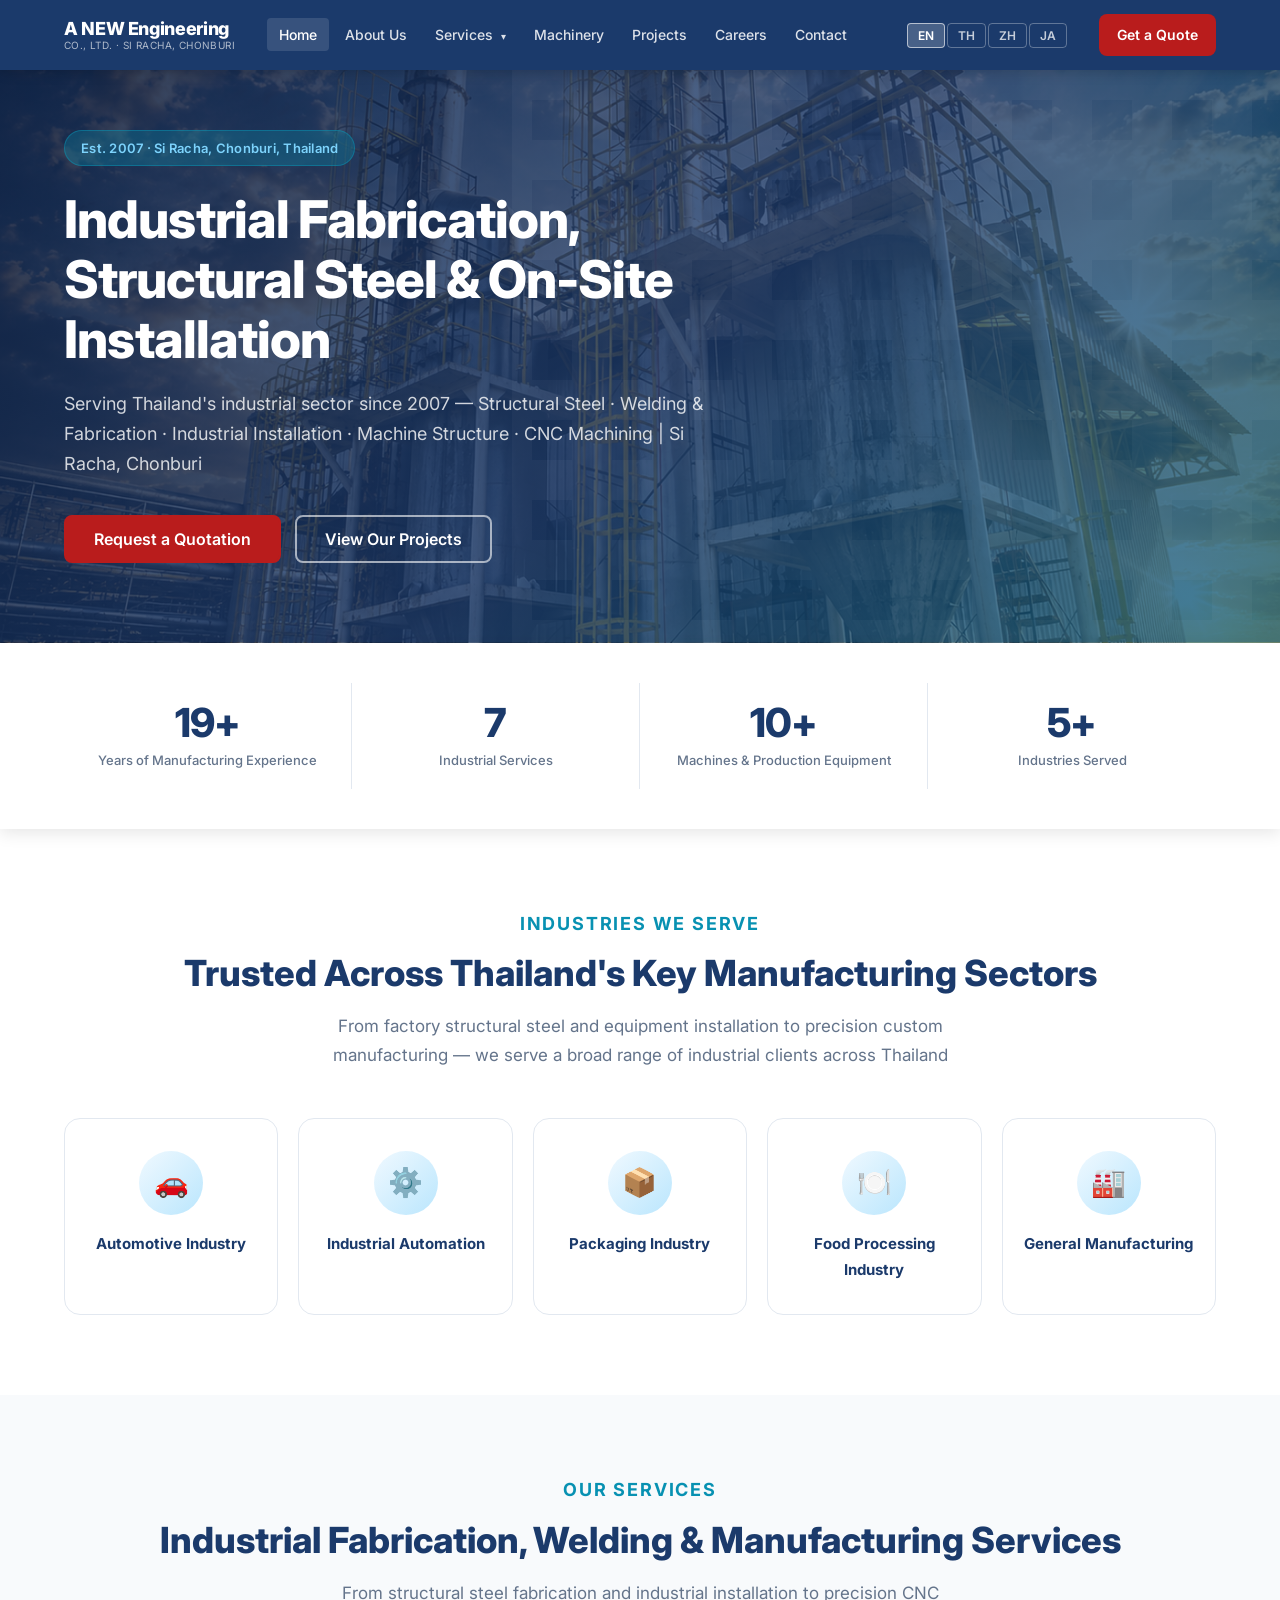
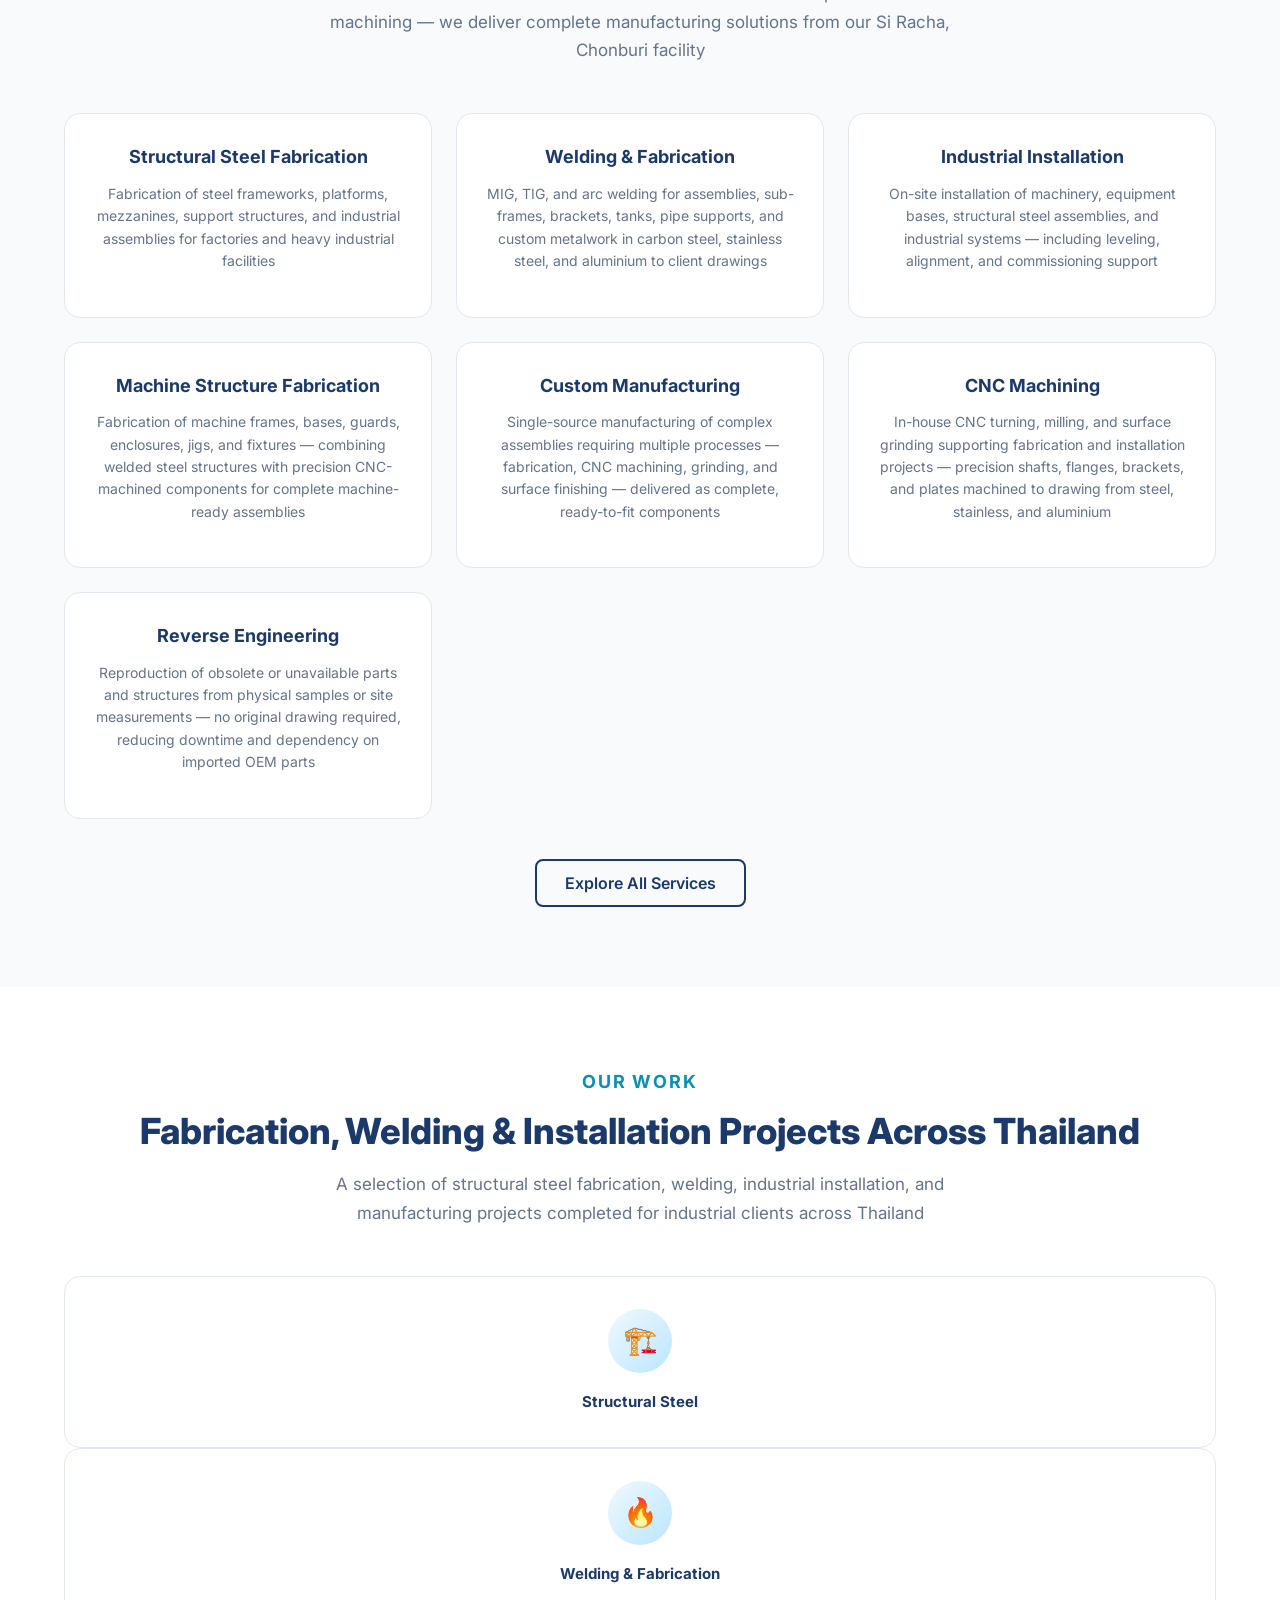
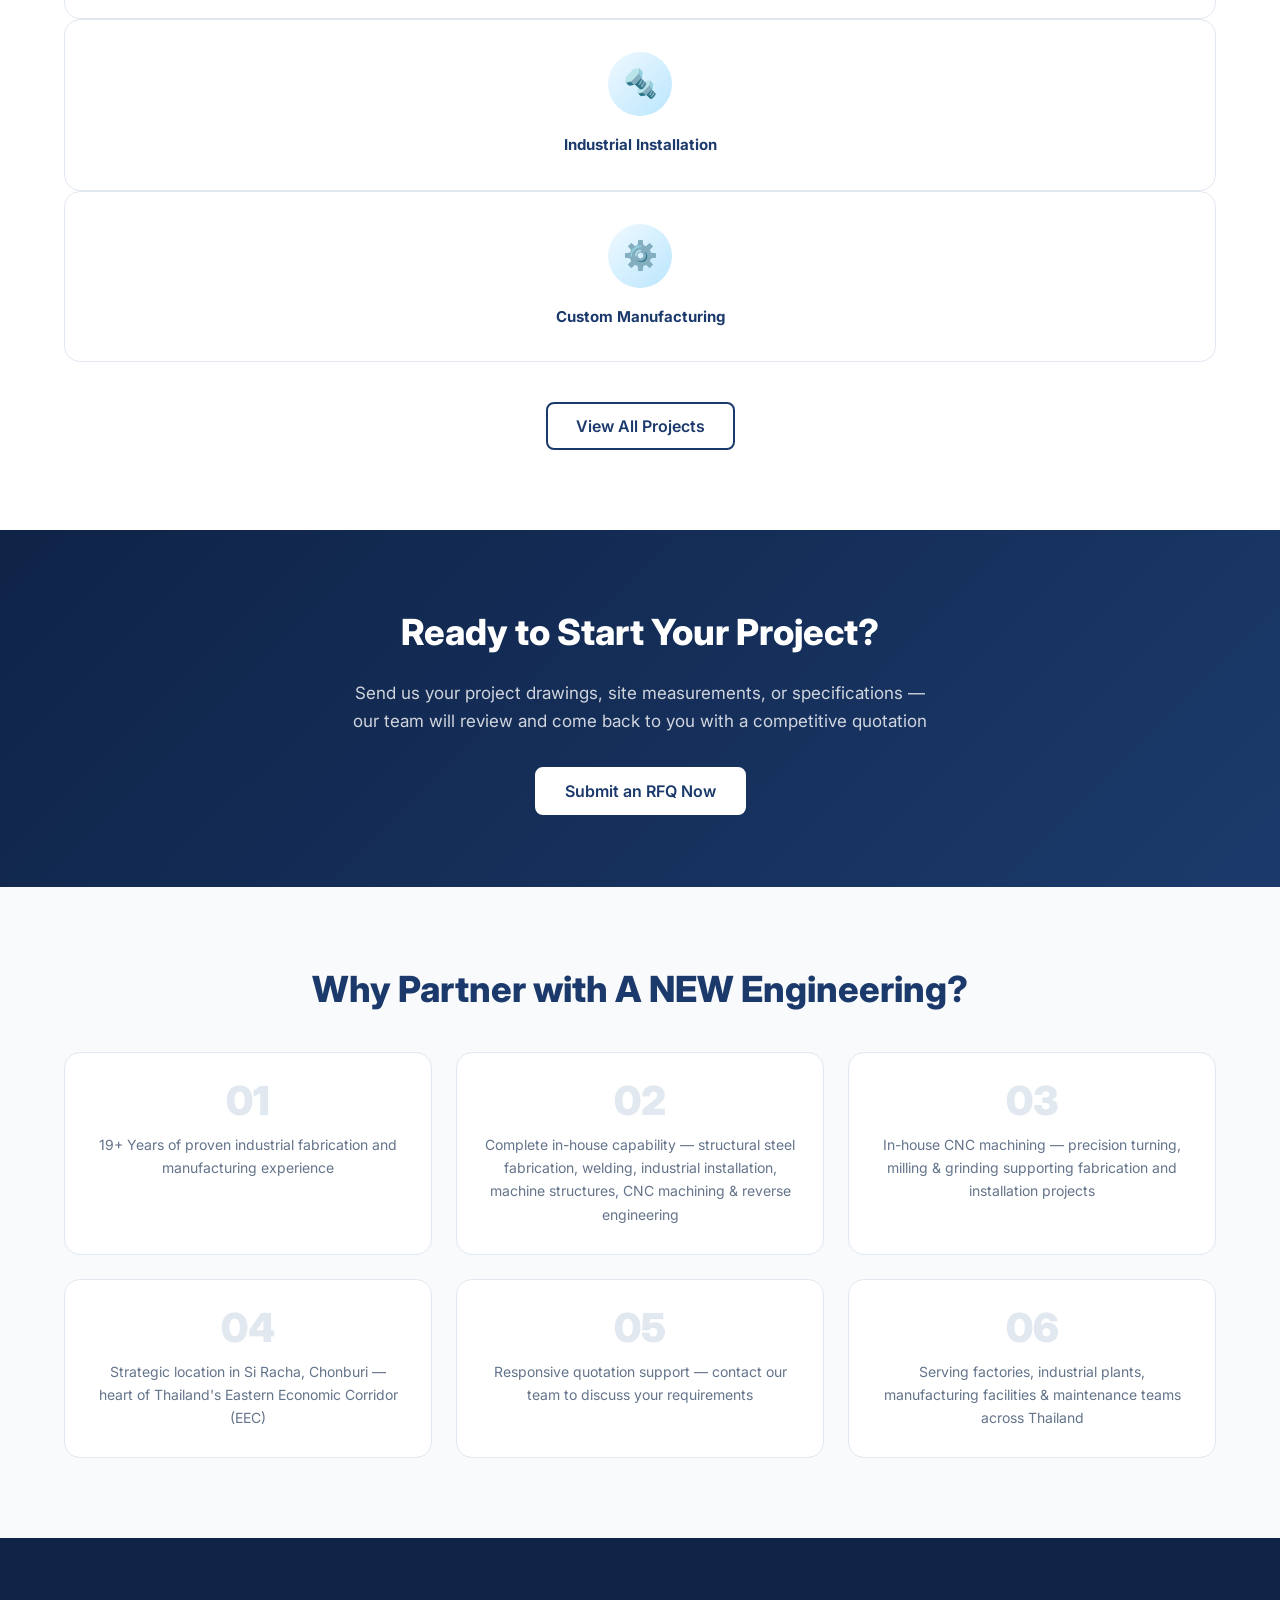
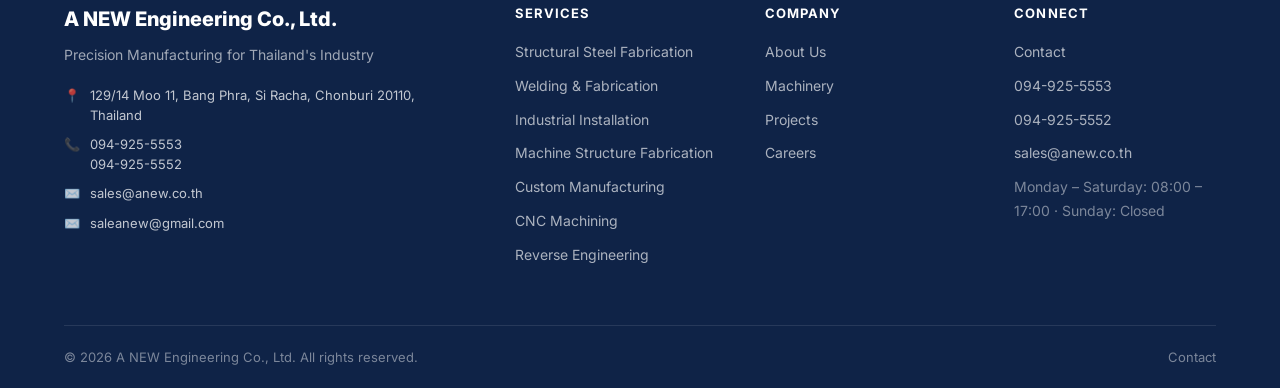
<file: index.html>
<!DOCTYPE html>
<html lang="en">
<head>
  <meta charset="UTF-8">
  <meta name="viewport" content="width=device-width, initial-scale=1.0">

  <!-- SEO — updated dynamically by app.js setLang() / renderHome() -->
  <title>Precision CNC Machining Thailand | A NEW Engineering</title>
  <meta name="description" content="A NEW Engineering offers CNC turning, milling, surface grinding, jig &amp; fixture manufacturing, sandblasting &amp; custom parts in Si Racha, Chonburi. Est. 2007.">

  <!-- Canonical / hreflang -->
  <link rel="canonical" href="index.html">
  <link rel="alternate" hreflang="en"      href="index.html">
  <link rel="alternate" hreflang="th"      href="index.html">
  <link rel="alternate" hreflang="zh-Hans" href="index.html">
  <link rel="alternate" hreflang="ja"      href="index.html">
  <link rel="alternate" hreflang="x-default" href="index.html">

  <!-- Open Graph -->
  <meta property="og:type"        content="website">
  <meta property="og:title"       content="Precision CNC Machining Thailand | A NEW Engineering">
  <meta property="og:description" content="A NEW Engineering — CNC Turning, Milling, Surface Grinding, Jig &amp; Fixture, Sandblasting. Si Racha, Chonburi. Est. 2007.">
  <meta property="og:locale"      content="en_US">

  <!-- Fonts: Inter (Latin), Noto Sans Thai, Noto Sans SC (Simplified Chinese), Noto Sans JP -->
  <link rel="preconnect" href="https://fonts.googleapis.com">
  <link rel="preconnect" href="https://fonts.gstatic.com" crossorigin>
  <link href="https://fonts.googleapis.com/css2?family=Inter:wght@400;500;600;700;800&family=Noto+Sans+Thai:wght@400;600;700&family=Noto+Sans+SC:wght@400;700&family=Noto+Sans+JP:wght@400;700&display=swap" rel="stylesheet">

  <!-- Design system -->
  <link rel="stylesheet" href="css/style.css">
</head>
<body>

  <!-- Navigation injected here by renderNav() in app.js -->
  <div id="nav-container"></div>

  <!-- Page content injected here by renderHome() in app.js.
       data-page="home" tells renderPage() which renderer to call. -->
  <main id="page-content" data-page="home"></main>

  <!-- Footer injected here by renderFooter() in app.js -->
  <div id="footer-container"></div>

  <!-- Mobile floating CTA bar (hidden on desktop ≥968px via CSS) -->
  <div class="floating-cta" id="floating-cta"></div>

  <!-- Scripts: content.js must load before app.js -->
  <script src="js/content.js"></script>
  <script src="js/app.js"></script>

</body>
</html>
</file>
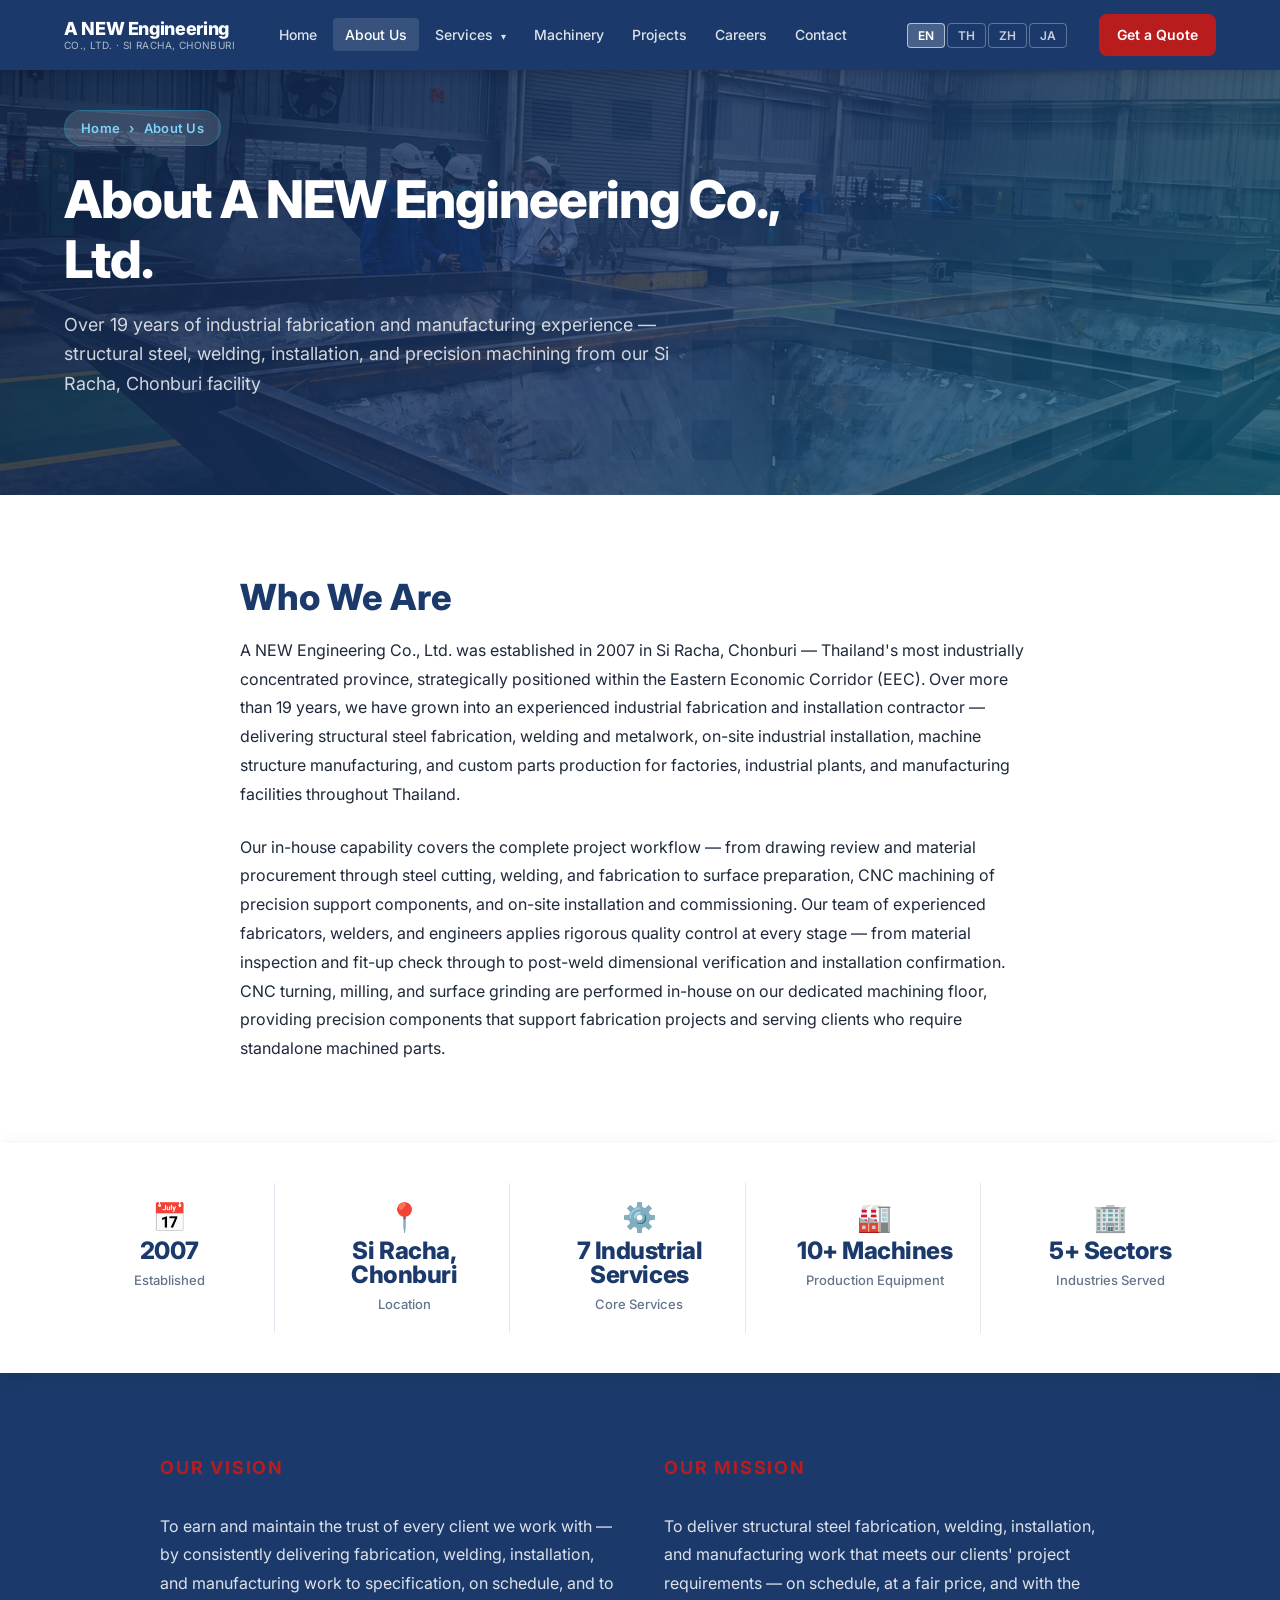
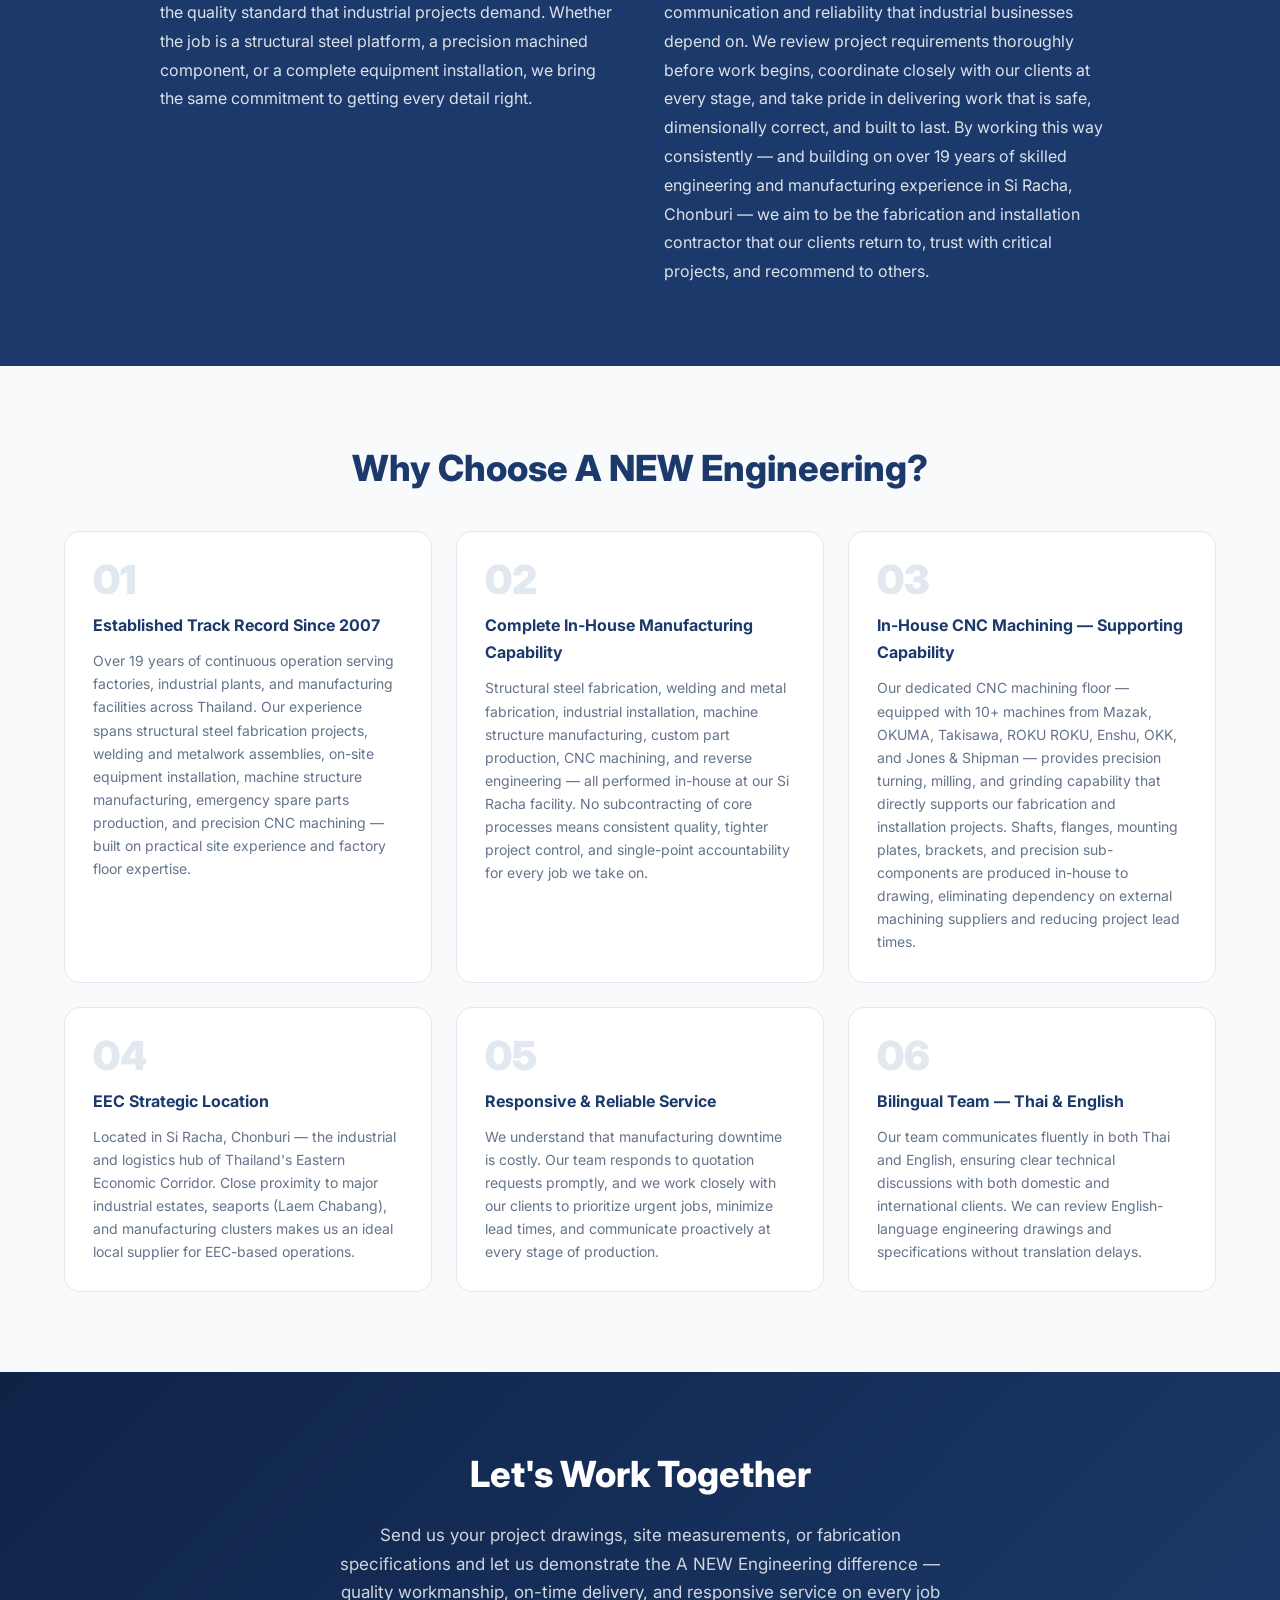
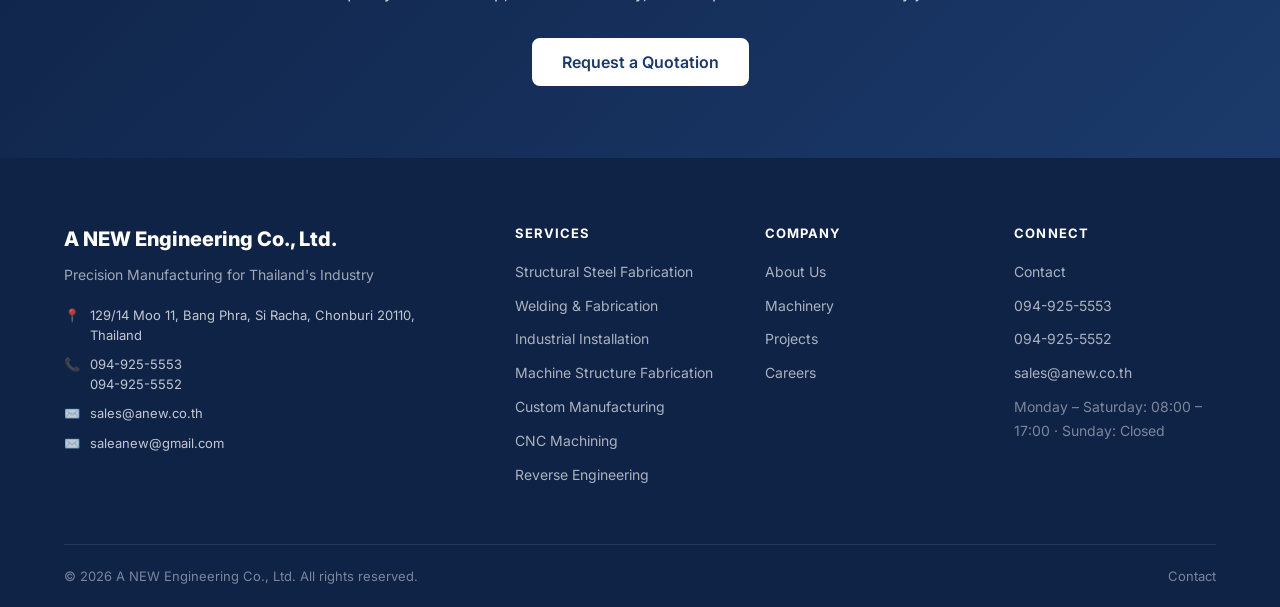
<file: about.html>
<!DOCTYPE html>
<html lang="en">
<head>
  <meta charset="UTF-8">
  <meta name="viewport" content="width=device-width, initial-scale=1.0">

  <!-- SEO — updated dynamically by app.js renderAbout() -->
  <title>About Us | A NEW Engineering — CNC Machining Thailand Since 2007</title>
  <meta name="description" content="Learn about A NEW Engineering Co., Ltd. — established 2007 in Si Racha, Chonburi. 19+ years of precision CNC machining serving automotive, automation, packaging, and food processing industries.">

  <!-- Canonical / hreflang -->
  <link rel="canonical" href="about.html">
  <link rel="alternate" hreflang="en"      href="about.html">
  <link rel="alternate" hreflang="th"      href="about.html">
  <link rel="alternate" hreflang="zh-Hans" href="about.html">
  <link rel="alternate" hreflang="ja"      href="about.html">
  <link rel="alternate" hreflang="x-default" href="about.html">

  <!-- Open Graph -->
  <meta property="og:type"        content="website">
  <meta property="og:title"       content="About Us | A NEW Engineering — CNC Machining Thailand Since 2007">
  <meta property="og:description" content="19+ years of precision CNC machining in Si Racha, Chonburi. Serving automotive, automation, packaging and food processing sectors across Thailand.">

  <!-- Fonts -->
  <link rel="preconnect" href="https://fonts.googleapis.com">
  <link rel="preconnect" href="https://fonts.gstatic.com" crossorigin>
  <link href="https://fonts.googleapis.com/css2?family=Inter:wght@400;500;600;700;800&family=Noto+Sans+Thai:wght@400;600;700&family=Noto+Sans+SC:wght@400;700&family=Noto+Sans+JP:wght@400;700&display=swap" rel="stylesheet">

  <!-- Design system -->
  <link rel="stylesheet" href="css/style.css">
</head>
<body>

  <div id="nav-container"></div>

  <!-- data-page="about" tells renderPage() to call renderAbout() -->
  <main id="page-content" data-page="about"></main>

  <div id="footer-container"></div>
  <div class="floating-cta" id="floating-cta"></div>

  <script src="js/content.js"></script>
  <script src="js/app.js"></script>

</body>
</html>
</file>
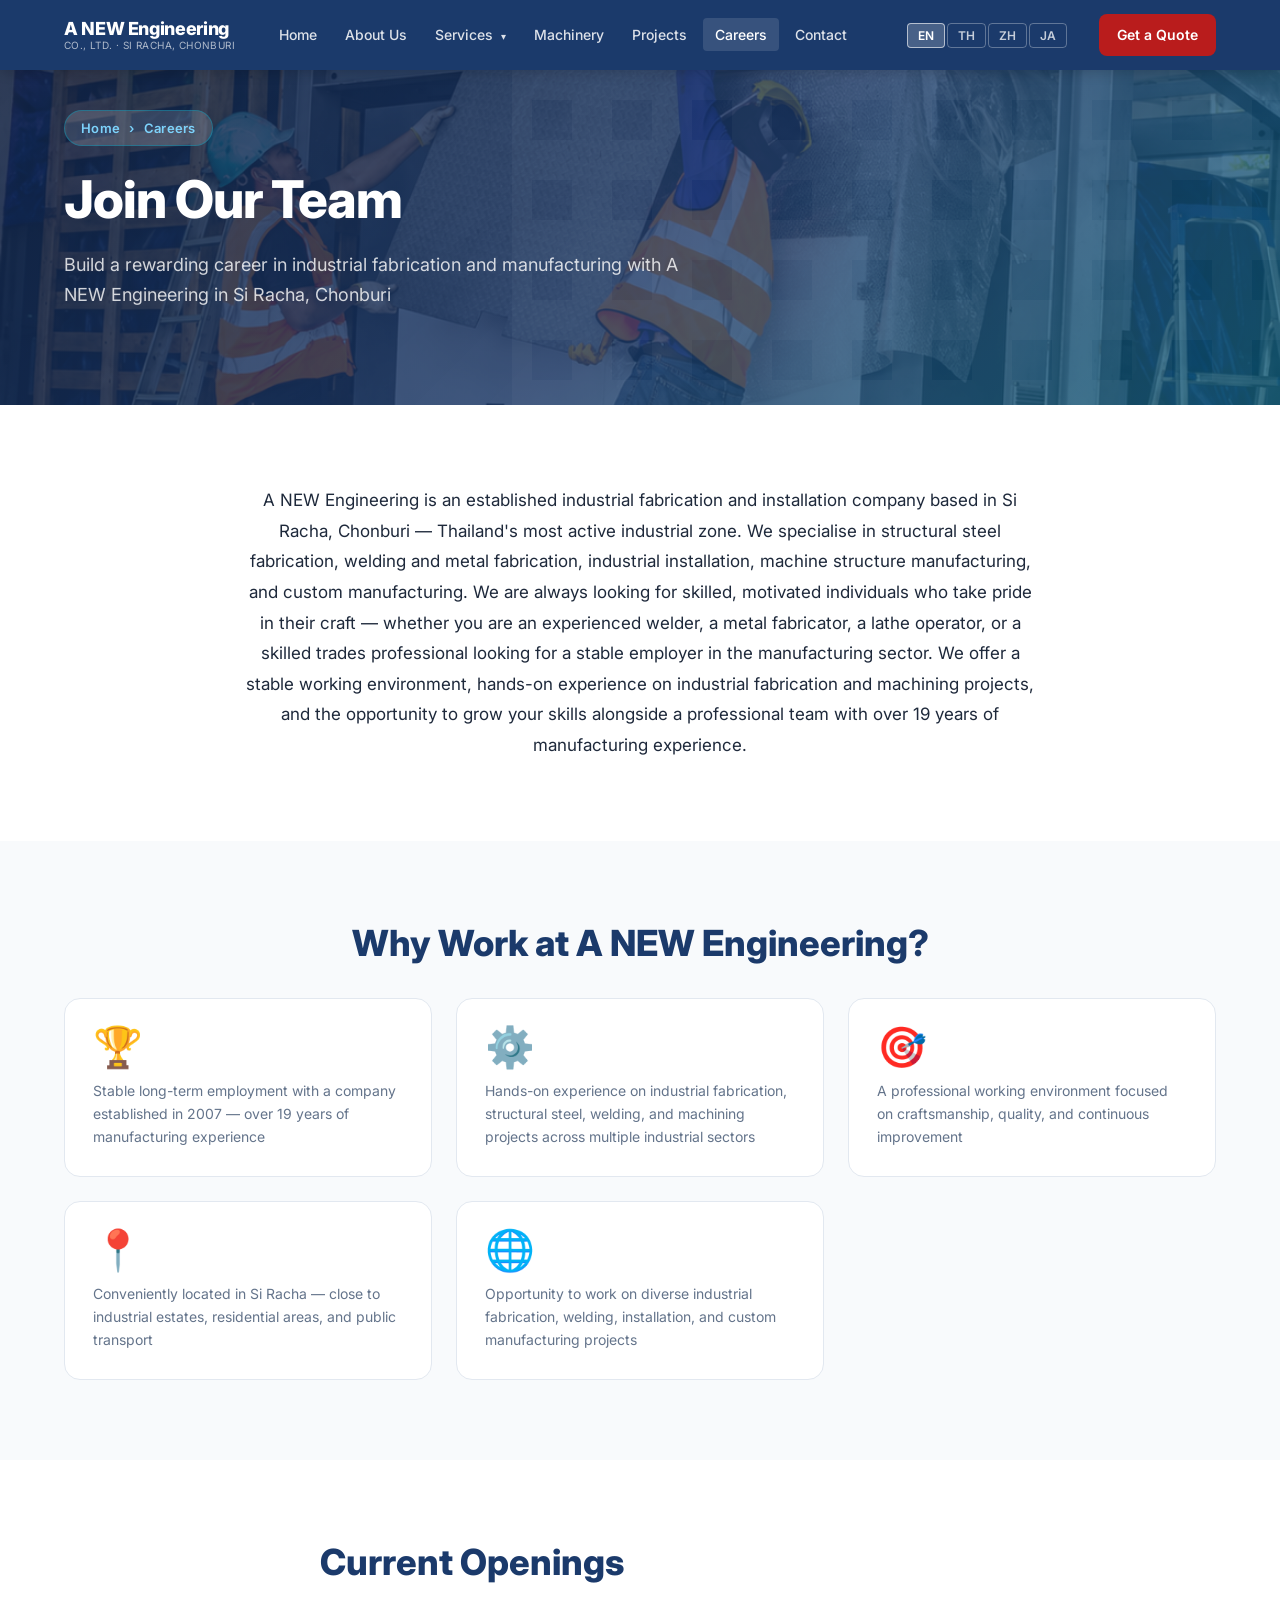
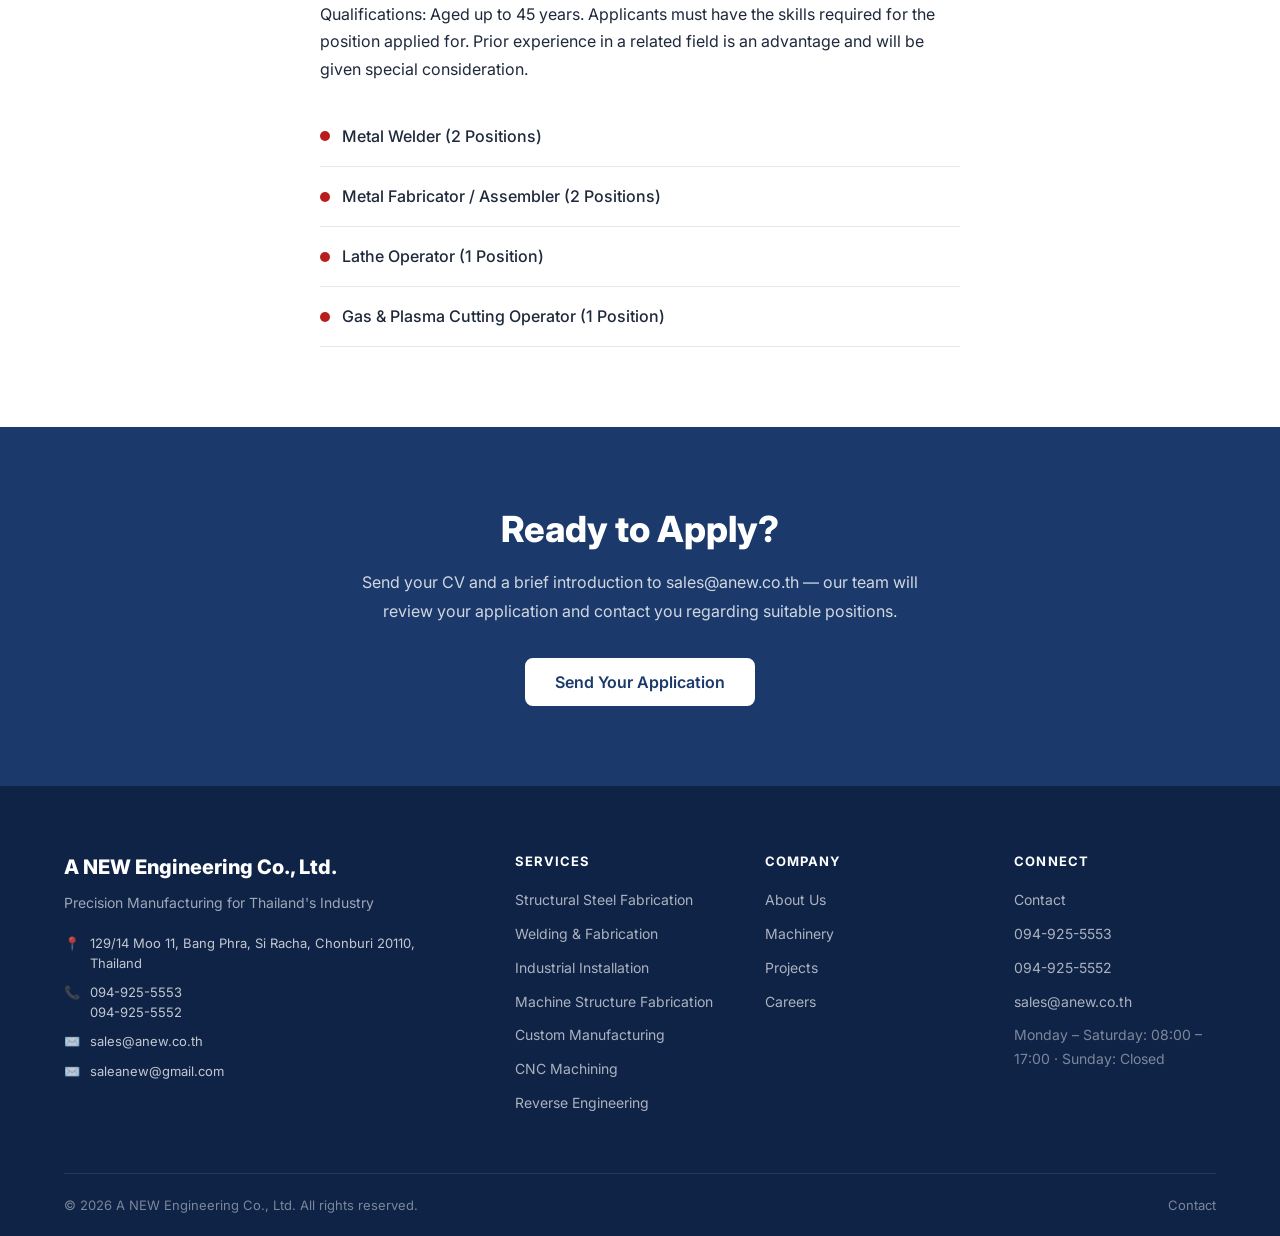
<file: careers.html>
<!DOCTYPE html>
<html lang="en">
<head>
  <meta charset="UTF-8">
  <meta name="viewport" content="width=device-width, initial-scale=1.0">

  <!-- SEO — updated dynamically by renderCareers() in careers.js -->
  <title>Careers &amp; Jobs | A NEW Engineering, Si Racha, Chonburi</title>
  <meta name="description" content="Join A NEW Engineering — CNC machinist, programmer, and manufacturing careers in Si Racha, Chonburi. Stable employment with modern CNC equipment. Apply online or send your CV to sales@anew.co.th">

  <!-- Canonical / hreflang -->
  <link rel="canonical" href="careers.html">
  <link rel="alternate" hreflang="en"        href="careers.html">
  <link rel="alternate" hreflang="th"        href="careers.html">
  <link rel="alternate" hreflang="zh-Hans"   href="careers.html">
  <link rel="alternate" hreflang="ja"        href="careers.html">
  <link rel="alternate" hreflang="x-default" href="careers.html">

  <!-- Open Graph -->
  <meta property="og:type"        content="website">
  <meta property="og:title"       content="Careers &amp; Jobs | A NEW Engineering, Si Racha, Chonburi">
  <meta property="og:description" content="CNC machinist, programmer, and manufacturing careers at A NEW Engineering — Si Racha, Chonburi. 19+ years in precision manufacturing.">

  <!-- Fonts -->
  <link rel="preconnect" href="https://fonts.googleapis.com">
  <link rel="preconnect" href="https://fonts.gstatic.com" crossorigin>
  <link href="https://fonts.googleapis.com/css2?family=Inter:wght@400;500;600;700;800&family=Noto+Sans+Thai:wght@400;600;700&family=Noto+Sans+SC:wght@400;700&family=Noto+Sans+JP:wght@400;700&display=swap" rel="stylesheet">

  <!-- Design system -->
  <link rel="stylesheet" href="css/style.css">
</head>
<body>

  <div id="nav-container"></div>

  <!-- data-page="careers" → renderCareers() in careers.js -->
  <main id="page-content" data-page="careers"></main>

  <div id="footer-container"></div>
  <div class="floating-cta" id="floating-cta"></div>

  <script src="js/content.js"></script>
  <script src="js/app.js"></script>
  <script src="js/machinery.js"></script>
  <script src="js/projects.js"></script>
  <script src="js/careers.js"></script>

</body>
</html>
</file>
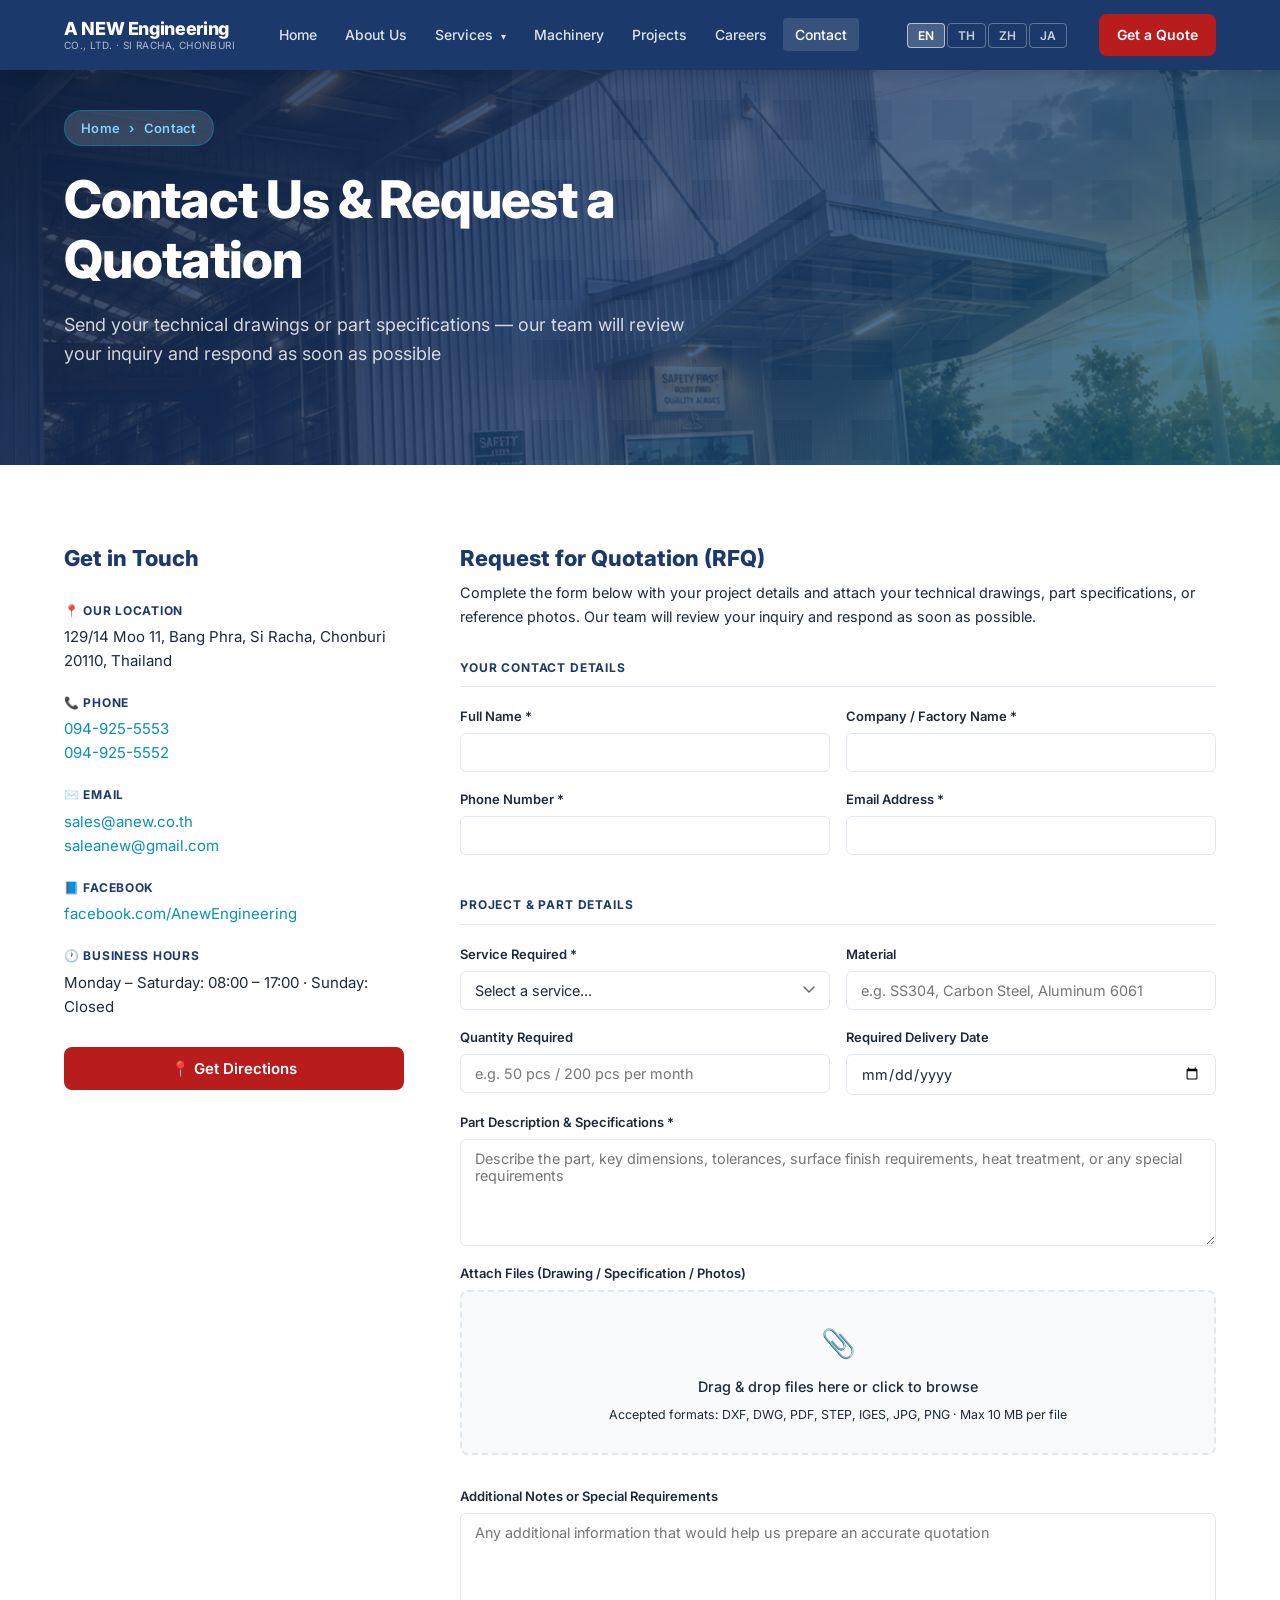
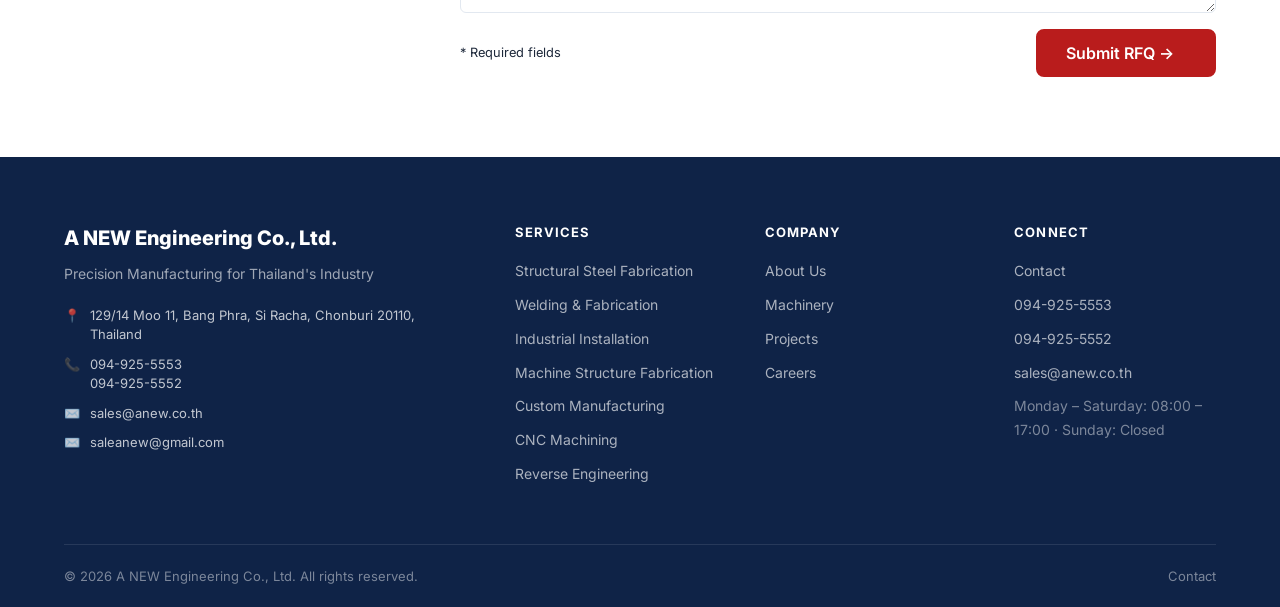
<file: contact.html>
<!DOCTYPE html>
<html lang="en">
<head>
  <meta charset="UTF-8">
  <meta name="viewport" content="width=device-width, initial-scale=1.0">

  <!-- SEO — updated dynamically by renderContact() in contact.js -->
  <title>Contact Us &amp; Request a Quotation | A NEW Engineering Thailand</title>
  <meta name="description" content="Contact A NEW Engineering in Si Racha, Chonburi. Request a quotation for fabrication, welding, installation &amp; custom parts. Upload drawings. Call 033-046-051-2.">

  <!-- Canonical / hreflang -->
  <link rel="canonical" href="contact.html">
  <link rel="alternate" hreflang="en"        href="contact.html">
  <link rel="alternate" hreflang="th"        href="contact.html">
  <link rel="alternate" hreflang="zh-Hans"   href="contact.html">
  <link rel="alternate" hreflang="ja"        href="contact.html">
  <link rel="alternate" hreflang="x-default" href="contact.html">

  <!-- Open Graph -->
  <meta property="og:type"        content="website">
  <meta property="og:title"       content="Contact Us &amp; Request a Quotation | A NEW Engineering Thailand">
  <meta property="og:description" content="Contact A NEW Engineering in Si Racha, Chonburi. Upload drawings and request a CNC machining quotation online.">

  <!-- Fonts -->
  <link rel="preconnect" href="https://fonts.googleapis.com">
  <link rel="preconnect" href="https://fonts.gstatic.com" crossorigin>
  <link href="https://fonts.googleapis.com/css2?family=Inter:wght@400;500;600;700;800&family=Noto+Sans+Thai:wght@400;600;700&family=Noto+Sans+SC:wght@400;700&family=Noto+Sans+JP:wght@400;700&display=swap" rel="stylesheet">

  <!-- Design system -->
  <link rel="stylesheet" href="css/style.css">
</head>
<body>

  <div id="nav-container"></div>

  <!-- data-page="contact" → renderContact() in contact.js -->
  <main id="page-content" data-page="contact"></main>

  <div id="footer-container"></div>
  <div class="floating-cta" id="floating-cta"></div>

  <script src="js/content.js"></script>
  <script src="js/app.js"></script>
  <script src="js/machinery.js"></script>
  <script src="js/projects.js"></script>
  <script src="js/careers.js"></script>
  <script src="js/contact.js"></script>

</body>
</html>
</file>
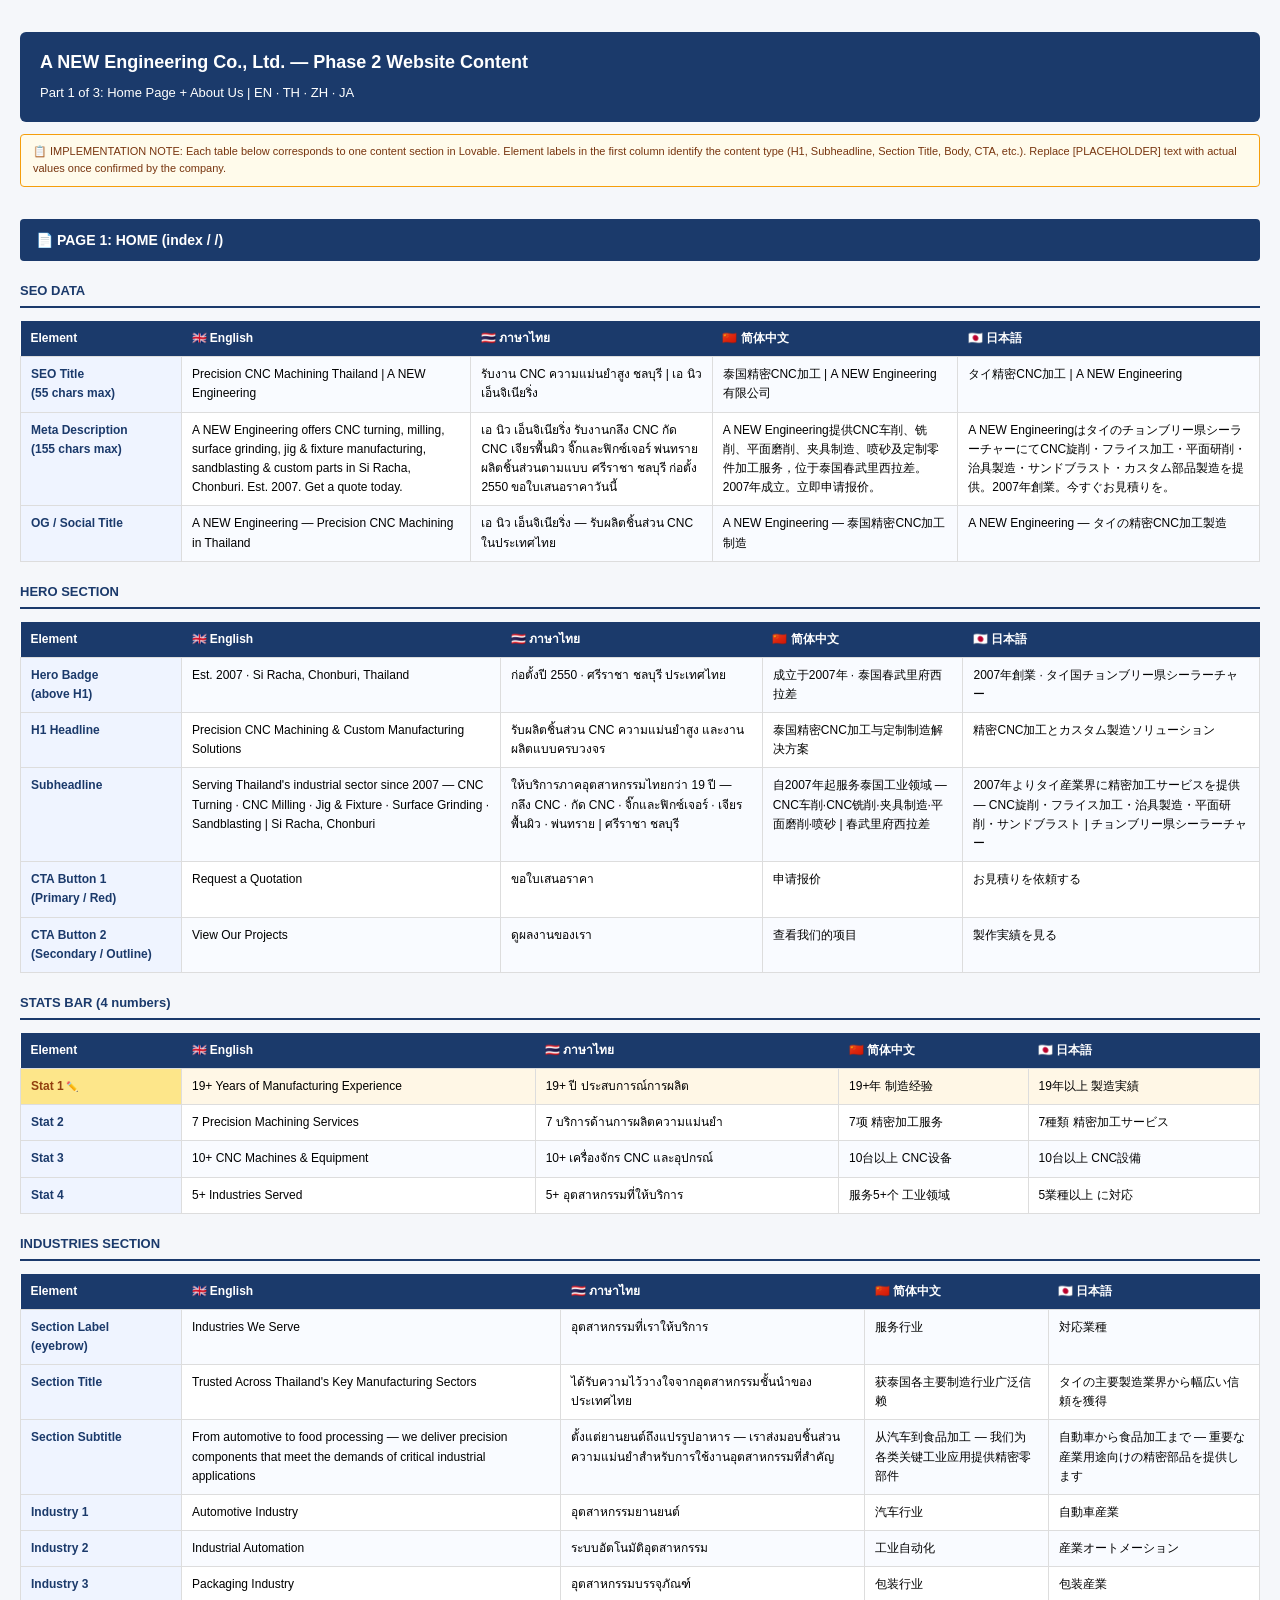
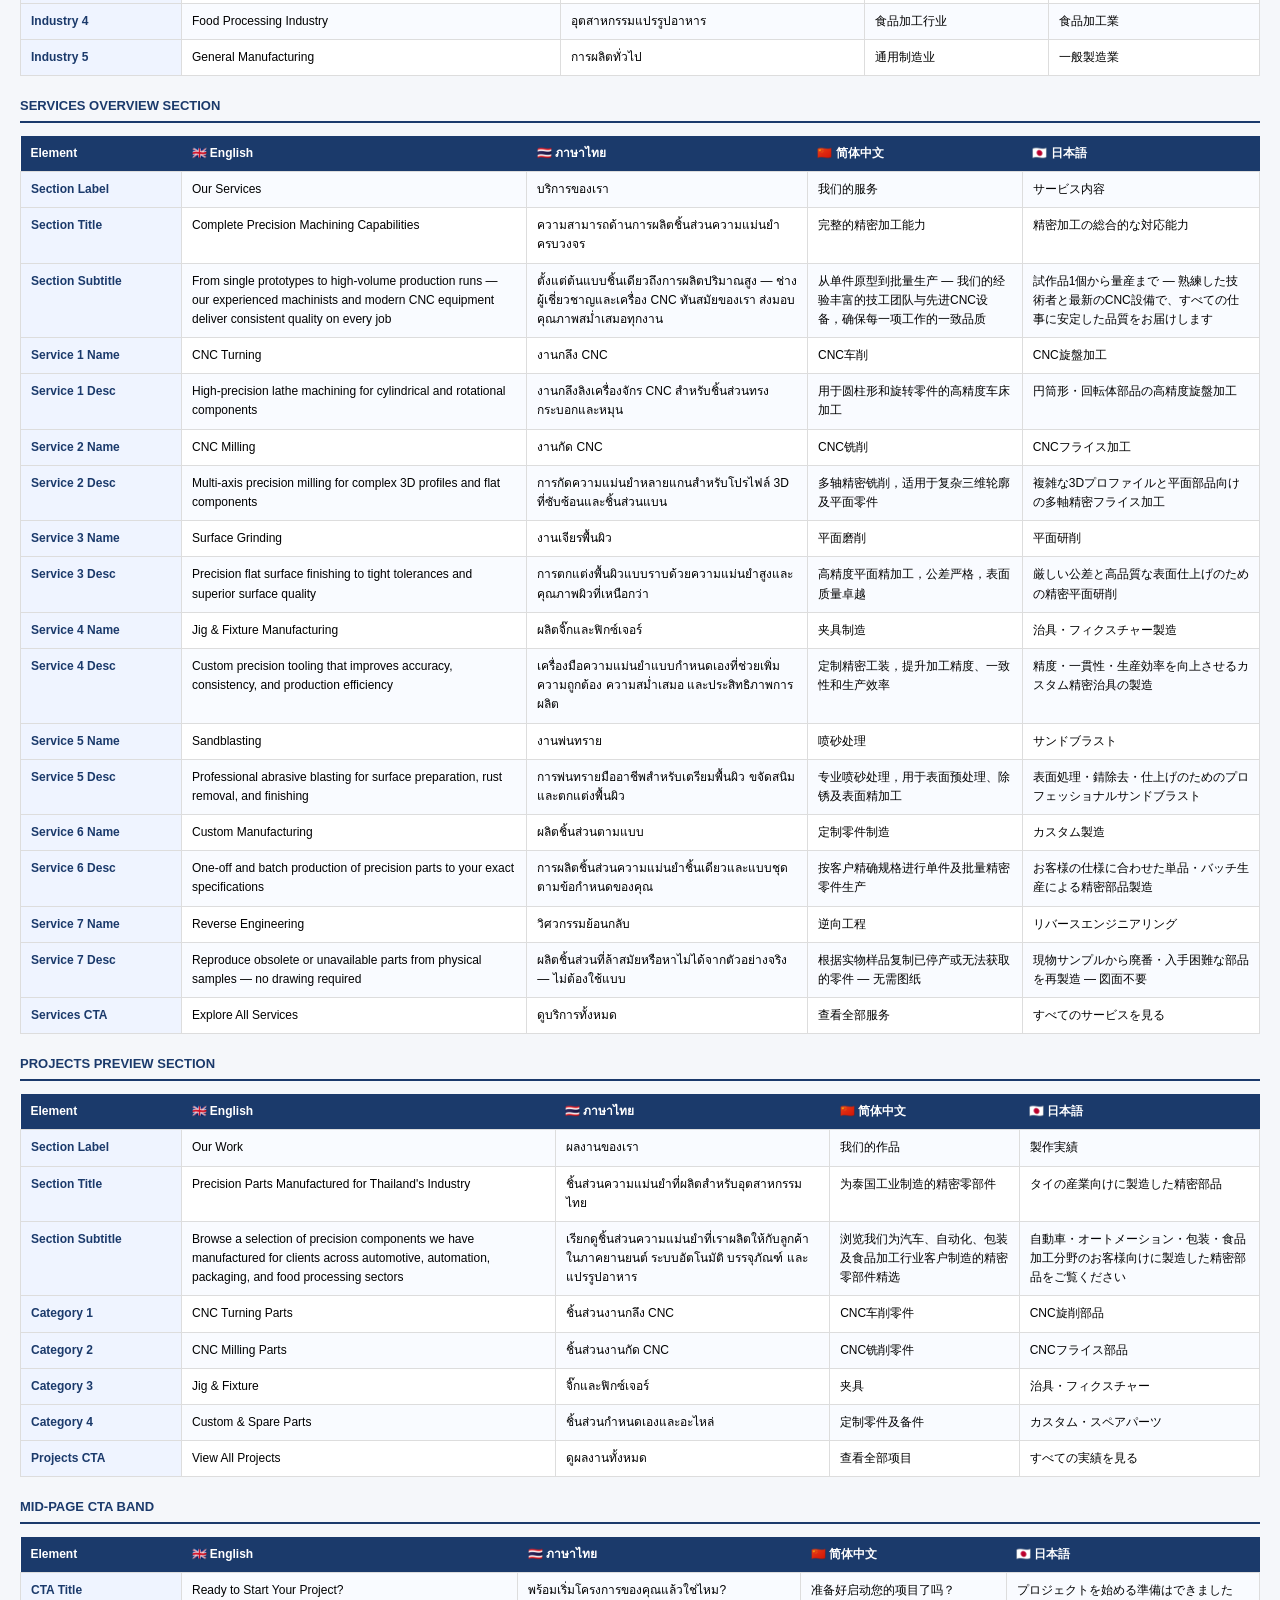
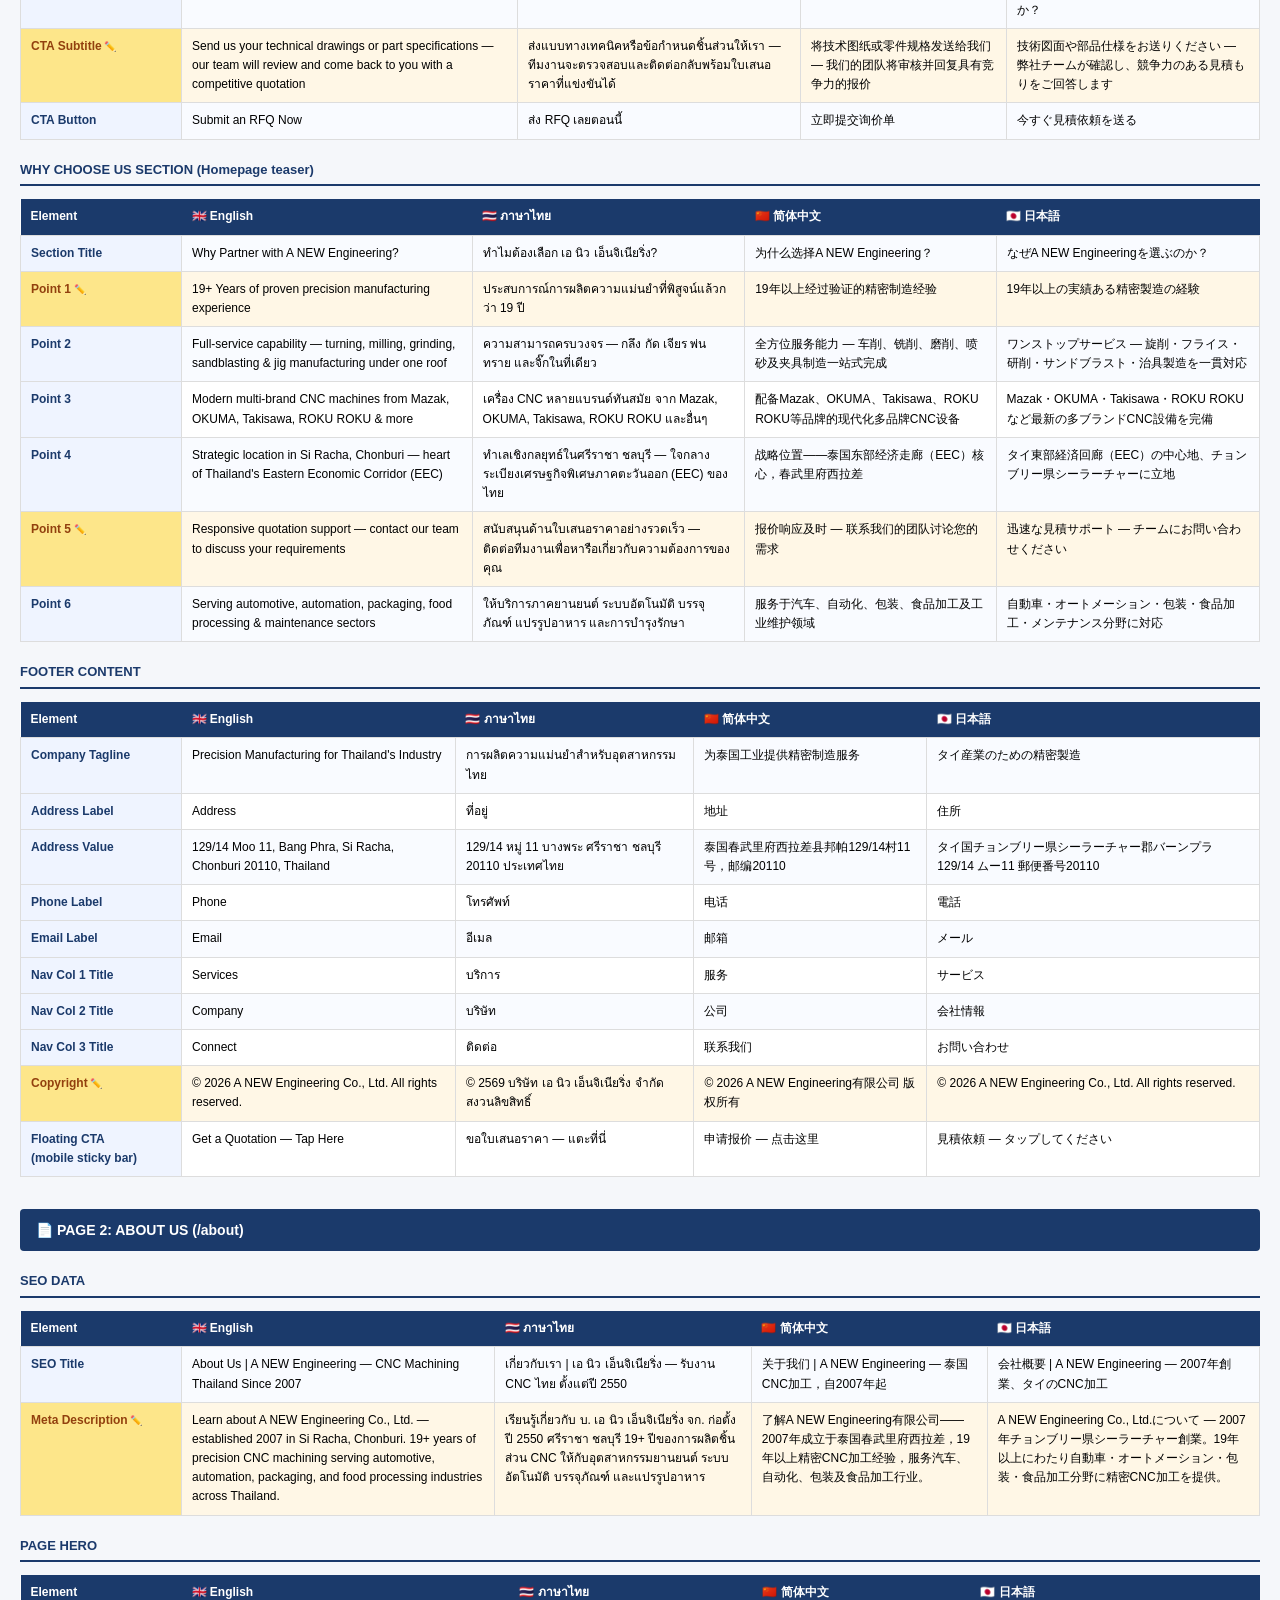
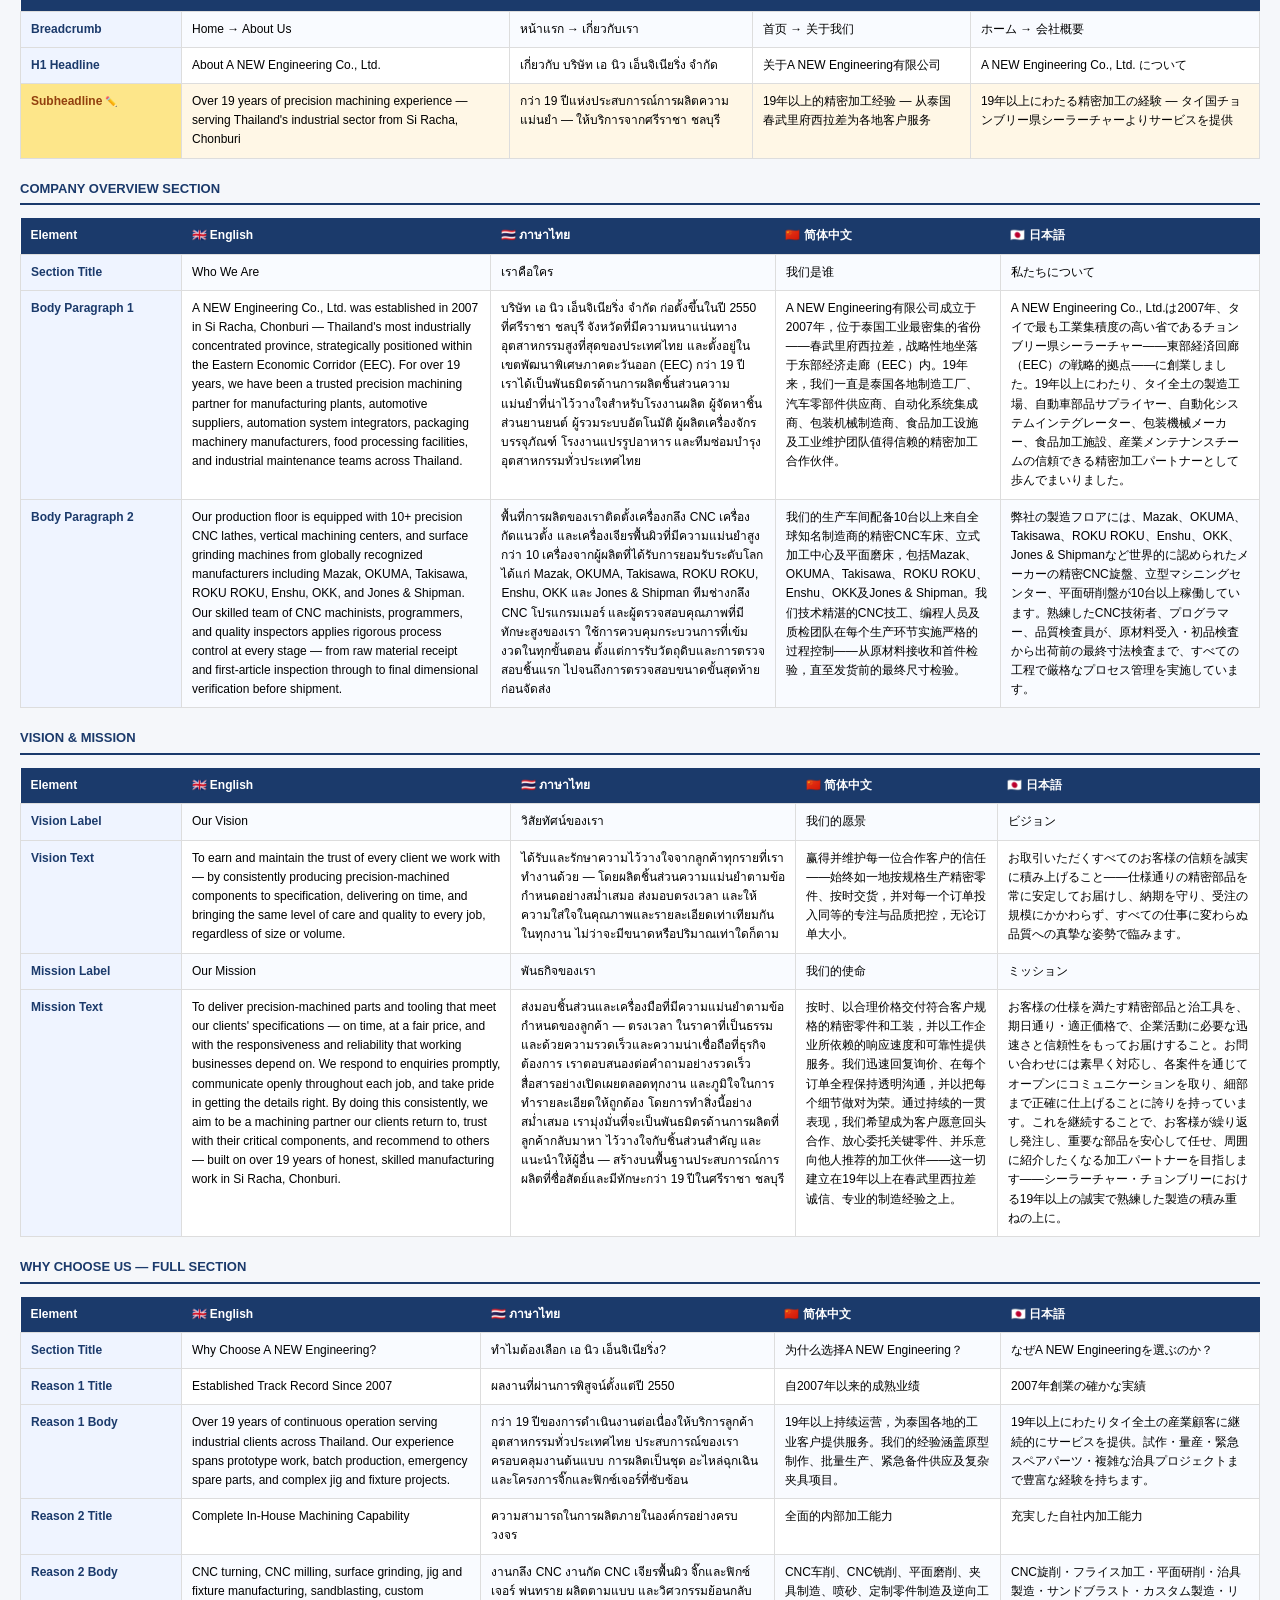
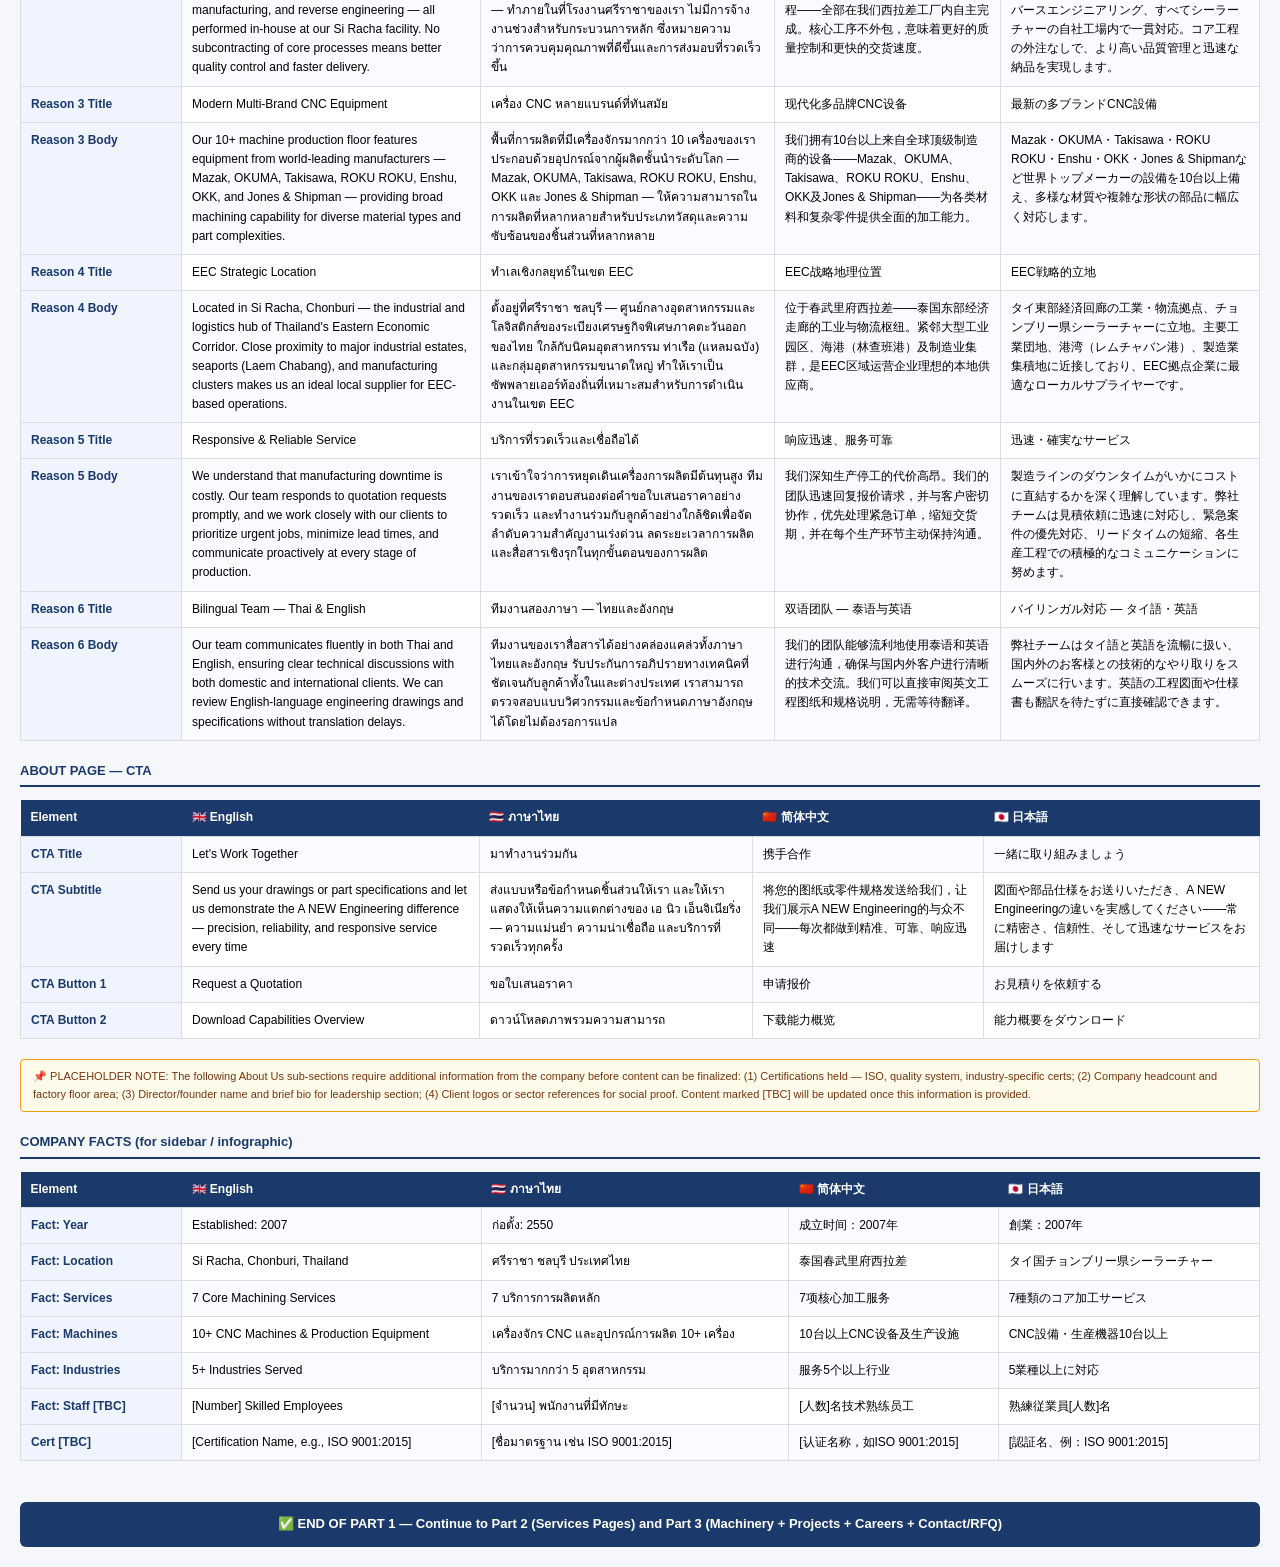
<file: content_part1_home_about.html>
<!DOCTYPE html>
<html lang="en">
<head>
<meta charset="UTF-8">
<title>A NEW Engineering — Content Part 1: Home + About Us</title>
<style>
  body { font-family: Arial, sans-serif; font-size: 13px; line-height: 1.6; max-width: 1400px; margin: 0 auto; padding: 20px; background: #f5f7fa; }
  h1 { background: #1B3A6B; color: #fff; padding: 16px 20px; border-radius: 6px; font-size: 18px; }
  h2 { background: #1B3A6B; color: #fff; padding: 10px 16px; border-radius: 4px; font-size: 14px; margin-top: 32px; }
  h3 { color: #1B3A6B; border-bottom: 2px solid #1B3A6B; padding-bottom: 4px; font-size: 13px; margin-top: 20px; }
  table { width: 100%; border-collapse: collapse; margin: 10px 0 20px; background: #fff; font-size: 12px; }
  th { background: #1B3A6B; color: #fff; padding: 8px 10px; text-align: left; font-weight: 600; }
  td { padding: 8px 10px; border: 1px solid #ddd; vertical-align: top; }
  td:first-child { background: #EFF4FF; font-weight: 700; color: #1B3A6B; width: 140px; white-space: nowrap; }
  tr:nth-child(even) td:not(:first-child) { background: #f9fbff; }
  .page-label { display: inline-block; background: #B91C1C; color: #fff; padding: 3px 10px; border-radius: 12px; font-size: 11px; font-weight: 700; margin-bottom: 8px; }
  .note { background: #fffbeb; border: 1px solid #f59e0b; border-radius: 4px; padding: 8px 12px; font-size: 11px; color: #78350f; margin: 8px 0; }
  .section-block { background: #fff; border: 1px solid #e2e8f0; border-radius: 6px; padding: 16px; margin-bottom: 16px; }
  .lang-en { color: #1d4ed8; }
  .lang-th { color: #065f46; }
  .lang-zh { color: #7c2d12; }
  .lang-ja { color: #581c87; }
  .revised td { background: #fff7e6 !important; }
  .revised td:first-child { background: #fde68a !important; color: #92400e !important; }
  .revised td:first-child::after { content: " ✏️"; font-size: 10px; }
</style>
</head>
<body>

<h1>A NEW Engineering Co., Ltd. — Phase 2 Website Content<br>
<span style="font-size:13px;font-weight:400;">Part 1 of 3: Home Page + About Us | EN · TH · ZH · JA</span></h1>

<div class="note">📋 IMPLEMENTATION NOTE: Each table below corresponds to one content section in Lovable. Element labels in the first column identify the content type (H1, Subheadline, Section Title, Body, CTA, etc.). Replace [PLACEHOLDER] text with actual values once confirmed by the company.</div>

<!-- ============================================================ -->
<!-- PAGE 1: HOME -->
<!-- ============================================================ -->

<h2>📄 PAGE 1: HOME (index / /)</h2>

<h3>SEO DATA</h3>
<table>
<tr><th>Element</th><th>🇬🇧 English</th><th>🇹🇭 ภาษาไทย</th><th>🇨🇳 简体中文</th><th>🇯🇵 日本語</th></tr>
<tr>
  <td>SEO Title<br>(55 chars max)</td>
  <td>Precision CNC Machining Thailand | A NEW Engineering</td>
  <td>รับงาน CNC ความแม่นยำสูง ชลบุรี | เอ นิว เอ็นจิเนียริ่ง</td>
  <td>泰国精密CNC加工 | A NEW Engineering有限公司</td>
  <td>タイ精密CNC加工 | A NEW Engineering</td>
</tr>
<tr>
  <td>Meta Description<br>(155 chars max)</td>
  <td>A NEW Engineering offers CNC turning, milling, surface grinding, jig &amp; fixture manufacturing, sandblasting &amp; custom parts in Si Racha, Chonburi. Est. 2007. Get a quote today.</td>
  <td>เอ นิว เอ็นจิเนียริ่ง รับงานกลึง CNC กัด CNC เจียรพื้นผิว จิ๊กและฟิกซ์เจอร์ พ่นทราย ผลิตชิ้นส่วนตามแบบ ศรีราชา ชลบุรี ก่อตั้ง 2550 ขอใบเสนอราคาวันนี้</td>
  <td>A NEW Engineering提供CNC车削、铣削、平面磨削、夹具制造、喷砂及定制零件加工服务，位于泰国春武里西拉差。2007年成立。立即申请报价。</td>
  <td>A NEW Engineeringはタイのチョンブリー県シーラーチャーにてCNC旋削・フライス加工・平面研削・治具製造・サンドブラスト・カスタム部品製造を提供。2007年創業。今すぐお見積りを。</td>
</tr>
<tr>
  <td>OG / Social Title</td>
  <td>A NEW Engineering — Precision CNC Machining in Thailand</td>
  <td>เอ นิว เอ็นจิเนียริ่ง — รับผลิตชิ้นส่วน CNC ในประเทศไทย</td>
  <td>A NEW Engineering — 泰国精密CNC加工制造</td>
  <td>A NEW Engineering — タイの精密CNC加工製造</td>
</tr>
</table>

<h3>HERO SECTION</h3>
<table>
<tr><th>Element</th><th>🇬🇧 English</th><th>🇹🇭 ภาษาไทย</th><th>🇨🇳 简体中文</th><th>🇯🇵 日本語</th></tr>
<tr>
  <td>Hero Badge<br>(above H1)</td>
  <td>Est. 2007 · Si Racha, Chonburi, Thailand</td>
  <td>ก่อตั้งปี 2550 · ศรีราชา ชลบุรี ประเทศไทย</td>
  <td>成立于2007年 · 泰国春武里府西拉差</td>
  <td>2007年創業 · タイ国チョンブリー県シーラーチャー</td>
</tr>
<tr>
  <td>H1 Headline</td>
  <td>Precision CNC Machining &amp; Custom Manufacturing Solutions</td>
  <td>รับผลิตชิ้นส่วน CNC ความแม่นยำสูง และงานผลิตแบบครบวงจร</td>
  <td>泰国精密CNC加工与定制制造解决方案</td>
  <td>精密CNC加工とカスタム製造ソリューション</td>
</tr>
<tr>
  <td>Subheadline</td>
  <td>Serving Thailand's industrial sector since 2007 — CNC Turning · CNC Milling · Jig &amp; Fixture · Surface Grinding · Sandblasting | Si Racha, Chonburi</td>
  <td>ให้บริการภาคอุตสาหกรรมไทยกว่า 19 ปี — กลึง CNC · กัด CNC · จิ๊กและฟิกซ์เจอร์ · เจียรพื้นผิว · พ่นทราย | ศรีราชา ชลบุรี</td>
  <td>自2007年起服务泰国工业领域 — CNC车削·CNC铣削·夹具制造·平面磨削·喷砂 | 春武里府西拉差</td>
  <td>2007年よりタイ産業界に精密加工サービスを提供 — CNC旋削・フライス加工・治具製造・平面研削・サンドブラスト | チョンブリー県シーラーチャー</td>
</tr>
<tr>
  <td>CTA Button 1<br>(Primary / Red)</td>
  <td>Request a Quotation</td>
  <td>ขอใบเสนอราคา</td>
  <td>申请报价</td>
  <td>お見積りを依頼する</td>
</tr>
<tr>
  <td>CTA Button 2<br>(Secondary / Outline)</td>
  <td>View Our Projects</td>
  <td>ดูผลงานของเรา</td>
  <td>查看我们的项目</td>
  <td>製作実績を見る</td>
</tr>
</table>

<h3>STATS BAR (4 numbers)</h3>
<table>
<tr><th>Element</th><th>🇬🇧 English</th><th>🇹🇭 ภาษาไทย</th><th>🇨🇳 简体中文</th><th>🇯🇵 日本語</th></tr>
<tr class="revised">
  <td>Stat 1</td>
  <td>19+ Years of Manufacturing Experience</td>
  <td>19+ ปี ประสบการณ์การผลิต</td>
  <td>19+年 制造经验</td>
  <td>19年以上 製造実績</td>
</tr>
<tr>
  <td>Stat 2</td>
  <td>7 Precision Machining Services</td>
  <td>7 บริการด้านการผลิตความแม่นยำ</td>
  <td>7项 精密加工服务</td>
  <td>7種類 精密加工サービス</td>
</tr>
<tr>
  <td>Stat 3</td>
  <td>10+ CNC Machines &amp; Equipment</td>
  <td>10+ เครื่องจักร CNC และอุปกรณ์</td>
  <td>10台以上 CNC设备</td>
  <td>10台以上 CNC設備</td>
</tr>
<tr>
  <td>Stat 4</td>
  <td>5+ Industries Served</td>
  <td>5+ อุตสาหกรรมที่ให้บริการ</td>
  <td>服务5+个 工业领域</td>
  <td>5業種以上 に対応</td>
</tr>
</table>

<h3>INDUSTRIES SECTION</h3>
<table>
<tr><th>Element</th><th>🇬🇧 English</th><th>🇹🇭 ภาษาไทย</th><th>🇨🇳 简体中文</th><th>🇯🇵 日本語</th></tr>
<tr>
  <td>Section Label<br>(eyebrow)</td>
  <td>Industries We Serve</td>
  <td>อุตสาหกรรมที่เราให้บริการ</td>
  <td>服务行业</td>
  <td>対応業種</td>
</tr>
<tr>
  <td>Section Title</td>
  <td>Trusted Across Thailand's Key Manufacturing Sectors</td>
  <td>ได้รับความไว้วางใจจากอุตสาหกรรมชั้นนำของประเทศไทย</td>
  <td>获泰国各主要制造行业广泛信赖</td>
  <td>タイの主要製造業界から幅広い信頼を獲得</td>
</tr>
<tr>
  <td>Section Subtitle</td>
  <td>From automotive to food processing — we deliver precision components that meet the demands of critical industrial applications</td>
  <td>ตั้งแต่ยานยนต์ถึงแปรรูปอาหาร — เราส่งมอบชิ้นส่วนความแม่นยำสำหรับการใช้งานอุตสาหกรรมที่สำคัญ</td>
  <td>从汽车到食品加工 — 我们为各类关键工业应用提供精密零部件</td>
  <td>自動車から食品加工まで — 重要な産業用途向けの精密部品を提供します</td>
</tr>
<tr>
  <td>Industry 1</td>
  <td>Automotive Industry</td>
  <td>อุตสาหกรรมยานยนต์</td>
  <td>汽车行业</td>
  <td>自動車産業</td>
</tr>
<tr>
  <td>Industry 2</td>
  <td>Industrial Automation</td>
  <td>ระบบอัตโนมัติอุตสาหกรรม</td>
  <td>工业自动化</td>
  <td>産業オートメーション</td>
</tr>
<tr>
  <td>Industry 3</td>
  <td>Packaging Industry</td>
  <td>อุตสาหกรรมบรรจุภัณฑ์</td>
  <td>包装行业</td>
  <td>包装産業</td>
</tr>
<tr>
  <td>Industry 4</td>
  <td>Food Processing Industry</td>
  <td>อุตสาหกรรมแปรรูปอาหาร</td>
  <td>食品加工行业</td>
  <td>食品加工業</td>
</tr>
<tr>
  <td>Industry 5</td>
  <td>General Manufacturing</td>
  <td>การผลิตทั่วไป</td>
  <td>通用制造业</td>
  <td>一般製造業</td>
</tr>
</table>

<h3>SERVICES OVERVIEW SECTION</h3>
<table>
<tr><th>Element</th><th>🇬🇧 English</th><th>🇹🇭 ภาษาไทย</th><th>🇨🇳 简体中文</th><th>🇯🇵 日本語</th></tr>
<tr>
  <td>Section Label</td>
  <td>Our Services</td>
  <td>บริการของเรา</td>
  <td>我们的服务</td>
  <td>サービス内容</td>
</tr>
<tr>
  <td>Section Title</td>
  <td>Complete Precision Machining Capabilities</td>
  <td>ความสามารถด้านการผลิตชิ้นส่วนความแม่นยำครบวงจร</td>
  <td>完整的精密加工能力</td>
  <td>精密加工の総合的な対応能力</td>
</tr>
<tr>
  <td>Section Subtitle</td>
  <td>From single prototypes to high-volume production runs — our experienced machinists and modern CNC equipment deliver consistent quality on every job</td>
  <td>ตั้งแต่ต้นแบบชิ้นเดียวถึงการผลิตปริมาณสูง — ช่างผู้เชี่ยวชาญและเครื่อง CNC ทันสมัยของเรา ส่งมอบคุณภาพสม่ำเสมอทุกงาน</td>
  <td>从单件原型到批量生产 — 我们的经验丰富的技工团队与先进CNC设备，确保每一项工作的一致品质</td>
  <td>試作品1個から量産まで — 熟練した技術者と最新のCNC設備で、すべての仕事に安定した品質をお届けします</td>
</tr>
<tr>
  <td>Service 1 Name</td>
  <td>CNC Turning</td>
  <td>งานกลึง CNC</td>
  <td>CNC车削</td>
  <td>CNC旋盤加工</td>
</tr>
<tr>
  <td>Service 1 Desc</td>
  <td>High-precision lathe machining for cylindrical and rotational components</td>
  <td>งานกลึงลิงเครื่องจักร CNC สำหรับชิ้นส่วนทรงกระบอกและหมุน</td>
  <td>用于圆柱形和旋转零件的高精度车床加工</td>
  <td>円筒形・回転体部品の高精度旋盤加工</td>
</tr>
<tr>
  <td>Service 2 Name</td>
  <td>CNC Milling</td>
  <td>งานกัด CNC</td>
  <td>CNC铣削</td>
  <td>CNCフライス加工</td>
</tr>
<tr>
  <td>Service 2 Desc</td>
  <td>Multi-axis precision milling for complex 3D profiles and flat components</td>
  <td>การกัดความแม่นยำหลายแกนสำหรับโปรไฟล์ 3D ที่ซับซ้อนและชิ้นส่วนแบน</td>
  <td>多轴精密铣削，适用于复杂三维轮廓及平面零件</td>
  <td>複雑な3Dプロファイルと平面部品向けの多軸精密フライス加工</td>
</tr>
<tr>
  <td>Service 3 Name</td>
  <td>Surface Grinding</td>
  <td>งานเจียรพื้นผิว</td>
  <td>平面磨削</td>
  <td>平面研削</td>
</tr>
<tr>
  <td>Service 3 Desc</td>
  <td>Precision flat surface finishing to tight tolerances and superior surface quality</td>
  <td>การตกแต่งพื้นผิวแบบราบด้วยความแม่นยำสูงและคุณภาพผิวที่เหนือกว่า</td>
  <td>高精度平面精加工，公差严格，表面质量卓越</td>
  <td>厳しい公差と高品質な表面仕上げのための精密平面研削</td>
</tr>
<tr>
  <td>Service 4 Name</td>
  <td>Jig &amp; Fixture Manufacturing</td>
  <td>ผลิตจิ๊กและฟิกซ์เจอร์</td>
  <td>夹具制造</td>
  <td>治具・フィクスチャー製造</td>
</tr>
<tr>
  <td>Service 4 Desc</td>
  <td>Custom precision tooling that improves accuracy, consistency, and production efficiency</td>
  <td>เครื่องมือความแม่นยำแบบกำหนดเองที่ช่วยเพิ่มความถูกต้อง ความสม่ำเสมอ และประสิทธิภาพการผลิต</td>
  <td>定制精密工装，提升加工精度、一致性和生产效率</td>
  <td>精度・一貫性・生産効率を向上させるカスタム精密治具の製造</td>
</tr>
<tr>
  <td>Service 5 Name</td>
  <td>Sandblasting</td>
  <td>งานพ่นทราย</td>
  <td>喷砂处理</td>
  <td>サンドブラスト</td>
</tr>
<tr>
  <td>Service 5 Desc</td>
  <td>Professional abrasive blasting for surface preparation, rust removal, and finishing</td>
  <td>การพ่นทรายมืออาชีพสำหรับเตรียมพื้นผิว ขจัดสนิม และตกแต่งพื้นผิว</td>
  <td>专业喷砂处理，用于表面预处理、除锈及表面精加工</td>
  <td>表面処理・錆除去・仕上げのためのプロフェッショナルサンドブラスト</td>
</tr>
<tr>
  <td>Service 6 Name</td>
  <td>Custom Manufacturing</td>
  <td>ผลิตชิ้นส่วนตามแบบ</td>
  <td>定制零件制造</td>
  <td>カスタム製造</td>
</tr>
<tr>
  <td>Service 6 Desc</td>
  <td>One-off and batch production of precision parts to your exact specifications</td>
  <td>การผลิตชิ้นส่วนความแม่นยำชิ้นเดียวและแบบชุดตามข้อกำหนดของคุณ</td>
  <td>按客户精确规格进行单件及批量精密零件生产</td>
  <td>お客様の仕様に合わせた単品・バッチ生産による精密部品製造</td>
</tr>
<tr>
  <td>Service 7 Name</td>
  <td>Reverse Engineering</td>
  <td>วิศวกรรมย้อนกลับ</td>
  <td>逆向工程</td>
  <td>リバースエンジニアリング</td>
</tr>
<tr>
  <td>Service 7 Desc</td>
  <td>Reproduce obsolete or unavailable parts from physical samples — no drawing required</td>
  <td>ผลิตชิ้นส่วนที่ล้าสมัยหรือหาไม่ได้จากตัวอย่างจริง — ไม่ต้องใช้แบบ</td>
  <td>根据实物样品复制已停产或无法获取的零件 — 无需图纸</td>
  <td>現物サンプルから廃番・入手困難な部品を再製造 — 図面不要</td>
</tr>
<tr>
  <td>Services CTA</td>
  <td>Explore All Services</td>
  <td>ดูบริการทั้งหมด</td>
  <td>查看全部服务</td>
  <td>すべてのサービスを見る</td>
</tr>
</table>

<h3>PROJECTS PREVIEW SECTION</h3>
<table>
<tr><th>Element</th><th>🇬🇧 English</th><th>🇹🇭 ภาษาไทย</th><th>🇨🇳 简体中文</th><th>🇯🇵 日本語</th></tr>
<tr>
  <td>Section Label</td>
  <td>Our Work</td>
  <td>ผลงานของเรา</td>
  <td>我们的作品</td>
  <td>製作実績</td>
</tr>
<tr>
  <td>Section Title</td>
  <td>Precision Parts Manufactured for Thailand's Industry</td>
  <td>ชิ้นส่วนความแม่นยำที่ผลิตสำหรับอุตสาหกรรมไทย</td>
  <td>为泰国工业制造的精密零部件</td>
  <td>タイの産業向けに製造した精密部品</td>
</tr>
<tr>
  <td>Section Subtitle</td>
  <td>Browse a selection of precision components we have manufactured for clients across automotive, automation, packaging, and food processing sectors</td>
  <td>เรียกดูชิ้นส่วนความแม่นยำที่เราผลิตให้กับลูกค้าในภาคยานยนต์ ระบบอัตโนมัติ บรรจุภัณฑ์ และแปรรูปอาหาร</td>
  <td>浏览我们为汽车、自动化、包装及食品加工行业客户制造的精密零部件精选</td>
  <td>自動車・オートメーション・包装・食品加工分野のお客様向けに製造した精密部品をご覧ください</td>
</tr>
<tr>
  <td>Category 1</td>
  <td>CNC Turning Parts</td>
  <td>ชิ้นส่วนงานกลึง CNC</td>
  <td>CNC车削零件</td>
  <td>CNC旋削部品</td>
</tr>
<tr>
  <td>Category 2</td>
  <td>CNC Milling Parts</td>
  <td>ชิ้นส่วนงานกัด CNC</td>
  <td>CNC铣削零件</td>
  <td>CNCフライス部品</td>
</tr>
<tr>
  <td>Category 3</td>
  <td>Jig &amp; Fixture</td>
  <td>จิ๊กและฟิกซ์เจอร์</td>
  <td>夹具</td>
  <td>治具・フィクスチャー</td>
</tr>
<tr>
  <td>Category 4</td>
  <td>Custom &amp; Spare Parts</td>
  <td>ชิ้นส่วนกำหนดเองและอะไหล่</td>
  <td>定制零件及备件</td>
  <td>カスタム・スペアパーツ</td>
</tr>
<tr>
  <td>Projects CTA</td>
  <td>View All Projects</td>
  <td>ดูผลงานทั้งหมด</td>
  <td>查看全部项目</td>
  <td>すべての実績を見る</td>
</tr>
</table>

<h3>MID-PAGE CTA BAND</h3>
<table>
<tr><th>Element</th><th>🇬🇧 English</th><th>🇹🇭 ภาษาไทย</th><th>🇨🇳 简体中文</th><th>🇯🇵 日本語</th></tr>
<tr>
  <td>CTA Title</td>
  <td>Ready to Start Your Project?</td>
  <td>พร้อมเริ่มโครงการของคุณแล้วใช่ไหม?</td>
  <td>准备好启动您的项目了吗？</td>
  <td>プロジェクトを始める準備はできましたか？</td>
</tr>
<tr class="revised">
  <td>CTA Subtitle</td>
  <td>Send us your technical drawings or part specifications — our team will review and come back to you with a competitive quotation</td>
  <td>ส่งแบบทางเทคนิคหรือข้อกำหนดชิ้นส่วนให้เรา — ทีมงานจะตรวจสอบและติดต่อกลับพร้อมใบเสนอราคาที่แข่งขันได้</td>
  <td>将技术图纸或零件规格发送给我们 — 我们的团队将审核并回复具有竞争力的报价</td>
  <td>技術図面や部品仕様をお送りください — 弊社チームが確認し、競争力のある見積もりをご回答します</td>
</tr>
<tr>
  <td>CTA Button</td>
  <td>Submit an RFQ Now</td>
  <td>ส่ง RFQ เลยตอนนี้</td>
  <td>立即提交询价单</td>
  <td>今すぐ見積依頼を送る</td>
</tr>
</table>

<h3>WHY CHOOSE US SECTION (Homepage teaser)</h3>
<table>
<tr><th>Element</th><th>🇬🇧 English</th><th>🇹🇭 ภาษาไทย</th><th>🇨🇳 简体中文</th><th>🇯🇵 日本語</th></tr>
<tr>
  <td>Section Title</td>
  <td>Why Partner with A NEW Engineering?</td>
  <td>ทำไมต้องเลือก เอ นิว เอ็นจิเนียริ่ง?</td>
  <td>为什么选择A NEW Engineering？</td>
  <td>なぜA NEW Engineeringを選ぶのか？</td>
</tr>
<tr class="revised">
  <td>Point 1</td>
  <td>19+ Years of proven precision manufacturing experience</td>
  <td>ประสบการณ์การผลิตความแม่นยำที่พิสูจน์แล้วกว่า 19 ปี</td>
  <td>19年以上经过验证的精密制造经验</td>
  <td>19年以上の実績ある精密製造の経験</td>
</tr>
<tr>
  <td>Point 2</td>
  <td>Full-service capability — turning, milling, grinding, sandblasting &amp; jig manufacturing under one roof</td>
  <td>ความสามารถครบวงจร — กลึง กัด เจียร พ่นทราย และจิ๊กในที่เดียว</td>
  <td>全方位服务能力 — 车削、铣削、磨削、喷砂及夹具制造一站式完成</td>
  <td>ワンストップサービス — 旋削・フライス・研削・サンドブラスト・治具製造を一貫対応</td>
</tr>
<tr>
  <td>Point 3</td>
  <td>Modern multi-brand CNC machines from Mazak, OKUMA, Takisawa, ROKU ROKU &amp; more</td>
  <td>เครื่อง CNC หลายแบรนด์ทันสมัย จาก Mazak, OKUMA, Takisawa, ROKU ROKU และอื่นๆ</td>
  <td>配备Mazak、OKUMA、Takisawa、ROKU ROKU等品牌的现代化多品牌CNC设备</td>
  <td>Mazak・OKUMA・Takisawa・ROKU ROKUなど最新の多ブランドCNC設備を完備</td>
</tr>
<tr>
  <td>Point 4</td>
  <td>Strategic location in Si Racha, Chonburi — heart of Thailand's Eastern Economic Corridor (EEC)</td>
  <td>ทำเลเชิงกลยุทธ์ในศรีราชา ชลบุรี — ใจกลางระเบียงเศรษฐกิจพิเศษภาคตะวันออก (EEC) ของไทย</td>
  <td>战略位置——泰国东部经济走廊（EEC）核心，春武里府西拉差</td>
  <td>タイ東部経済回廊（EEC）の中心地、チョンブリー県シーラーチャーに立地</td>
</tr>
<tr class="revised">
  <td>Point 5</td>
  <td>Responsive quotation support — contact our team to discuss your requirements</td>
  <td>สนับสนุนด้านใบเสนอราคาอย่างรวดเร็ว — ติดต่อทีมงานเพื่อหารือเกี่ยวกับความต้องการของคุณ</td>
  <td>报价响应及时 — 联系我们的团队讨论您的需求</td>
  <td>迅速な見積サポート — チームにお問い合わせください</td>
</tr>
<tr>
  <td>Point 6</td>
  <td>Serving automotive, automation, packaging, food processing &amp; maintenance sectors</td>
  <td>ให้บริการภาคยานยนต์ ระบบอัตโนมัติ บรรจุภัณฑ์ แปรรูปอาหาร และการบำรุงรักษา</td>
  <td>服务于汽车、自动化、包装、食品加工及工业维护领域</td>
  <td>自動車・オートメーション・包装・食品加工・メンテナンス分野に対応</td>
</tr>
</table>

<h3>FOOTER CONTENT</h3>
<table>
<tr><th>Element</th><th>🇬🇧 English</th><th>🇹🇭 ภาษาไทย</th><th>🇨🇳 简体中文</th><th>🇯🇵 日本語</th></tr>
<tr>
  <td>Company Tagline</td>
  <td>Precision Manufacturing for Thailand's Industry</td>
  <td>การผลิตความแม่นยำสำหรับอุตสาหกรรมไทย</td>
  <td>为泰国工业提供精密制造服务</td>
  <td>タイ産業のための精密製造</td>
</tr>
<tr>
  <td>Address Label</td>
  <td>Address</td>
  <td>ที่อยู่</td>
  <td>地址</td>
  <td>住所</td>
</tr>
<tr>
  <td>Address Value</td>
  <td>129/14 Moo 11, Bang Phra, Si Racha, Chonburi 20110, Thailand</td>
  <td>129/14 หมู่ 11 บางพระ ศรีราชา ชลบุรี 20110 ประเทศไทย</td>
  <td>泰国春武里府西拉差县邦帕129/14村11号，邮编20110</td>
  <td>タイ国チョンブリー県シーラーチャー郡バーンプラ129/14 ムー11 郵便番号20110</td>
</tr>
<tr>
  <td>Phone Label</td>
  <td>Phone</td>
  <td>โทรศัพท์</td>
  <td>电话</td>
  <td>電話</td>
</tr>
<tr>
  <td>Email Label</td>
  <td>Email</td>
  <td>อีเมล</td>
  <td>邮箱</td>
  <td>メール</td>
</tr>
<tr>
  <td>Nav Col 1 Title</td>
  <td>Services</td>
  <td>บริการ</td>
  <td>服务</td>
  <td>サービス</td>
</tr>
<tr>
  <td>Nav Col 2 Title</td>
  <td>Company</td>
  <td>บริษัท</td>
  <td>公司</td>
  <td>会社情報</td>
</tr>
<tr>
  <td>Nav Col 3 Title</td>
  <td>Connect</td>
  <td>ติดต่อ</td>
  <td>联系我们</td>
  <td>お問い合わせ</td>
</tr>
<tr class="revised">
  <td>Copyright</td>
  <td>© 2026 A NEW Engineering Co., Ltd. All rights reserved.</td>
  <td>© 2569 บริษัท เอ นิว เอ็นจิเนียริ่ง จำกัด สงวนลิขสิทธิ์</td>
  <td>© 2026 A NEW Engineering有限公司 版权所有</td>
  <td>© 2026 A NEW Engineering Co., Ltd. All rights reserved.</td>
</tr>
<tr>
  <td>Floating CTA<br>(mobile sticky bar)</td>
  <td>Get a Quotation — Tap Here</td>
  <td>ขอใบเสนอราคา — แตะที่นี่</td>
  <td>申请报价 — 点击这里</td>
  <td>見積依頼 — タップしてください</td>
</tr>
</table>

<!-- ============================================================ -->
<!-- PAGE 2: ABOUT US -->
<!-- ============================================================ -->

<h2>📄 PAGE 2: ABOUT US (/about)</h2>

<h3>SEO DATA</h3>
<table>
<tr><th>Element</th><th>🇬🇧 English</th><th>🇹🇭 ภาษาไทย</th><th>🇨🇳 简体中文</th><th>🇯🇵 日本語</th></tr>
<tr>
  <td>SEO Title</td>
  <td>About Us | A NEW Engineering — CNC Machining Thailand Since 2007</td>
  <td>เกี่ยวกับเรา | เอ นิว เอ็นจิเนียริ่ง — รับงาน CNC ไทย ตั้งแต่ปี 2550</td>
  <td>关于我们 | A NEW Engineering — 泰国CNC加工，自2007年起</td>
  <td>会社概要 | A NEW Engineering — 2007年創業、タイのCNC加工</td>
</tr>
<tr class="revised">
  <td>Meta Description</td>
  <td>Learn about A NEW Engineering Co., Ltd. — established 2007 in Si Racha, Chonburi. 19+ years of precision CNC machining serving automotive, automation, packaging, and food processing industries across Thailand.</td>
  <td>เรียนรู้เกี่ยวกับ บ. เอ นิว เอ็นจิเนียริ่ง จก. ก่อตั้งปี 2550 ศรีราชา ชลบุรี 19+ ปีของการผลิตชิ้นส่วน CNC ให้กับอุตสาหกรรมยานยนต์ ระบบอัตโนมัติ บรรจุภัณฑ์ และแปรรูปอาหาร</td>
  <td>了解A NEW Engineering有限公司——2007年成立于泰国春武里府西拉差，19年以上精密CNC加工经验，服务汽车、自动化、包装及食品加工行业。</td>
  <td>A NEW Engineering Co., Ltd.について — 2007年チョンブリー県シーラーチャー創業。19年以上にわたり自動車・オートメーション・包装・食品加工分野に精密CNC加工を提供。</td>
</tr>
</table>

<h3>PAGE HERO</h3>
<table>
<tr><th>Element</th><th>🇬🇧 English</th><th>🇹🇭 ภาษาไทย</th><th>🇨🇳 简体中文</th><th>🇯🇵 日本語</th></tr>
<tr>
  <td>Breadcrumb</td>
  <td>Home → About Us</td>
  <td>หน้าแรก → เกี่ยวกับเรา</td>
  <td>首页 → 关于我们</td>
  <td>ホーム → 会社概要</td>
</tr>
<tr>
  <td>H1 Headline</td>
  <td>About A NEW Engineering Co., Ltd.</td>
  <td>เกี่ยวกับ บริษัท เอ นิว เอ็นจิเนียริ่ง จำกัด</td>
  <td>关于A NEW Engineering有限公司</td>
  <td>A NEW Engineering Co., Ltd. について</td>
</tr>
<tr class="revised">
  <td>Subheadline</td>
  <td>Over 19 years of precision machining experience — serving Thailand's industrial sector from Si Racha, Chonburi</td>
  <td>กว่า 19 ปีแห่งประสบการณ์การผลิตความแม่นยำ — ให้บริการจากศรีราชา ชลบุรี</td>
  <td>19年以上的精密加工经验 — 从泰国春武里府西拉差为各地客户服务</td>
  <td>19年以上にわたる精密加工の経験 — タイ国チョンブリー県シーラーチャーよりサービスを提供</td>
</tr>
</table>

<h3>COMPANY OVERVIEW SECTION</h3>
<table>
<tr><th>Element</th><th>🇬🇧 English</th><th>🇹🇭 ภาษาไทย</th><th>🇨🇳 简体中文</th><th>🇯🇵 日本語</th></tr>
<tr>
  <td>Section Title</td>
  <td>Who We Are</td>
  <td>เราคือใคร</td>
  <td>我们是谁</td>
  <td>私たちについて</td>
</tr>
<tr>
  <td>Body Paragraph 1</td>
  <td>A NEW Engineering Co., Ltd. was established in 2007 in Si Racha, Chonburi — Thailand's most industrially concentrated province, strategically positioned within the Eastern Economic Corridor (EEC). For over 19 years, we have been a trusted precision machining partner for manufacturing plants, automotive suppliers, automation system integrators, packaging machinery manufacturers, food processing facilities, and industrial maintenance teams across Thailand.</td>
  <td>บริษัท เอ นิว เอ็นจิเนียริ่ง จำกัด ก่อตั้งขึ้นในปี 2550 ที่ศรีราชา ชลบุรี จังหวัดที่มีความหนาแน่นทางอุตสาหกรรมสูงที่สุดของประเทศไทย และตั้งอยู่ในเขตพัฒนาพิเศษภาคตะวันออก (EEC) กว่า 19 ปี เราได้เป็นพันธมิตรด้านการผลิตชิ้นส่วนความแม่นยำที่น่าไว้วางใจสำหรับโรงงานผลิต ผู้จัดหาชิ้นส่วนยานยนต์ ผู้รวมระบบอัตโนมัติ ผู้ผลิตเครื่องจักรบรรจุภัณฑ์ โรงงานแปรรูปอาหาร และทีมซ่อมบำรุงอุตสาหกรรมทั่วประเทศไทย</td>
  <td>A NEW Engineering有限公司成立于2007年，位于泰国工业最密集的省份——春武里府西拉差，战略性地坐落于东部经济走廊（EEC）内。19年来，我们一直是泰国各地制造工厂、汽车零部件供应商、自动化系统集成商、包装机械制造商、食品加工设施及工业维护团队值得信赖的精密加工合作伙伴。</td>
  <td>A NEW Engineering Co., Ltd.は2007年、タイで最も工業集積度の高い省であるチョンブリー県シーラーチャー——東部経済回廊（EEC）の戦略的拠点——に創業しました。19年以上にわたり、タイ全土の製造工場、自動車部品サプライヤー、自動化システムインテグレーター、包装機械メーカー、食品加工施設、産業メンテナンスチームの信頼できる精密加工パートナーとして歩んでまいりました。</td>
</tr>
<tr>
  <td>Body Paragraph 2</td>
  <td>Our production floor is equipped with 10+ precision CNC lathes, vertical machining centers, and surface grinding machines from globally recognized manufacturers including Mazak, OKUMA, Takisawa, ROKU ROKU, Enshu, OKK, and Jones &amp; Shipman. Our skilled team of CNC machinists, programmers, and quality inspectors applies rigorous process control at every stage — from raw material receipt and first-article inspection through to final dimensional verification before shipment.</td>
  <td>พื้นที่การผลิตของเราติดตั้งเครื่องกลึง CNC เครื่องกัดแนวตั้ง และเครื่องเจียรพื้นผิวที่มีความแม่นยำสูงกว่า 10 เครื่องจากผู้ผลิตที่ได้รับการยอมรับระดับโลก ได้แก่ Mazak, OKUMA, Takisawa, ROKU ROKU, Enshu, OKK และ Jones &amp; Shipman ทีมช่างกลึง CNC โปรแกรมเมอร์ และผู้ตรวจสอบคุณภาพที่มีทักษะสูงของเรา ใช้การควบคุมกระบวนการที่เข้มงวดในทุกขั้นตอน ตั้งแต่การรับวัตถุดิบและการตรวจสอบชิ้นแรก ไปจนถึงการตรวจสอบขนาดขั้นสุดท้ายก่อนจัดส่ง</td>
  <td>我们的生产车间配备10台以上来自全球知名制造商的精密CNC车床、立式加工中心及平面磨床，包括Mazak、OKUMA、Takisawa、ROKU ROKU、Enshu、OKK及Jones &amp; Shipman。我们技术精湛的CNC技工、编程人员及质检团队在每个生产环节实施严格的过程控制——从原材料接收和首件检验，直至发货前的最终尺寸检验。</td>
  <td>弊社の製造フロアには、Mazak、OKUMA、Takisawa、ROKU ROKU、Enshu、OKK、Jones &amp; Shipmanなど世界的に認められたメーカーの精密CNC旋盤、立型マシニングセンター、平面研削盤が10台以上稼働しています。熟練したCNC技術者、プログラマー、品質検査員が、原材料受入・初品検査から出荷前の最終寸法検査まで、すべての工程で厳格なプロセス管理を実施しています。</td>
</tr>
</table>

<h3>VISION &amp; MISSION</h3>
<table>
<tr><th>Element</th><th>🇬🇧 English</th><th>🇹🇭 ภาษาไทย</th><th>🇨🇳 简体中文</th><th>🇯🇵 日本語</th></tr>
<tr>
  <td>Vision Label</td>
  <td>Our Vision</td>
  <td>วิสัยทัศน์ของเรา</td>
  <td>我们的愿景</td>
  <td>ビジョン</td>
</tr>
<tr>
  <td>Vision Text</td>
  <td>To earn and maintain the trust of every client we work with — by consistently producing precision-machined components to specification, delivering on time, and bringing the same level of care and quality to every job, regardless of size or volume.</td>
  <td>ได้รับและรักษาความไว้วางใจจากลูกค้าทุกรายที่เราทำงานด้วย — โดยผลิตชิ้นส่วนความแม่นยำตามข้อกำหนดอย่างสม่ำเสมอ ส่งมอบตรงเวลา และให้ความใส่ใจในคุณภาพและรายละเอียดเท่าเทียมกันในทุกงาน ไม่ว่าจะมีขนาดหรือปริมาณเท่าใดก็ตาม</td>
  <td>赢得并维护每一位合作客户的信任——始终如一地按规格生产精密零件、按时交货，并对每一个订单投入同等的专注与品质把控，无论订单大小。</td>
  <td>お取引いただくすべてのお客様の信頼を誠実に積み上げること——仕様通りの精密部品を常に安定してお届けし、納期を守り、受注の規模にかかわらず、すべての仕事に変わらぬ品質への真摯な姿勢で臨みます。</td>
</tr>
<tr>
  <td>Mission Label</td>
  <td>Our Mission</td>
  <td>พันธกิจของเรา</td>
  <td>我们的使命</td>
  <td>ミッション</td>
</tr>
<tr>
  <td>Mission Text</td>
  <td>To deliver precision-machined parts and tooling that meet our clients' specifications — on time, at a fair price, and with the responsiveness and reliability that working businesses depend on. We respond to enquiries promptly, communicate openly throughout each job, and take pride in getting the details right. By doing this consistently, we aim to be a machining partner our clients return to, trust with their critical components, and recommend to others — built on over 19 years of honest, skilled manufacturing work in Si Racha, Chonburi.</td>
  <td>ส่งมอบชิ้นส่วนและเครื่องมือที่มีความแม่นยำตามข้อกำหนดของลูกค้า — ตรงเวลา ในราคาที่เป็นธรรม และด้วยความรวดเร็วและความน่าเชื่อถือที่ธุรกิจต้องการ เราตอบสนองต่อคำถามอย่างรวดเร็ว สื่อสารอย่างเปิดเผยตลอดทุกงาน และภูมิใจในการทำรายละเอียดให้ถูกต้อง โดยการทำสิ่งนี้อย่างสม่ำเสมอ เรามุ่งมั่นที่จะเป็นพันธมิตรด้านการผลิตที่ลูกค้ากลับมาหา ไว้วางใจกับชิ้นส่วนสำคัญ และแนะนำให้ผู้อื่น — สร้างบนพื้นฐานประสบการณ์การผลิตที่ซื่อสัตย์และมีทักษะกว่า 19 ปีในศรีราชา ชลบุรี</td>
  <td>按时、以合理价格交付符合客户规格的精密零件和工装，并以工作企业所依赖的响应速度和可靠性提供服务。我们迅速回复询价、在每个订单全程保持透明沟通，并以把每个细节做对为荣。通过持续的一贯表现，我们希望成为客户愿意回头合作、放心委托关键零件、并乐意向他人推荐的加工伙伴——这一切建立在19年以上在春武里西拉差诚信、专业的制造经验之上。</td>
  <td>お客様の仕様を満たす精密部品と治工具を、期日通り・適正価格で、企業活動に必要な迅速さと信頼性をもってお届けすること。お問い合わせには素早く対応し、各案件を通じてオープンにコミュニケーションを取り、細部まで正確に仕上げることに誇りを持っています。これを継続することで、お客様が繰り返し発注し、重要な部品を安心して任せ、周囲に紹介したくなる加工パートナーを目指します——シーラーチャー・チョンブリーにおける19年以上の誠実で熟練した製造の積み重ねの上に。</td>
</tr>
</table>

<h3>WHY CHOOSE US — FULL SECTION</h3>
<table>
<tr><th>Element</th><th>🇬🇧 English</th><th>🇹🇭 ภาษาไทย</th><th>🇨🇳 简体中文</th><th>🇯🇵 日本語</th></tr>
<tr>
  <td>Section Title</td>
  <td>Why Choose A NEW Engineering?</td>
  <td>ทำไมต้องเลือก เอ นิว เอ็นจิเนียริ่ง?</td>
  <td>为什么选择A NEW Engineering？</td>
  <td>なぜA NEW Engineeringを選ぶのか？</td>
</tr>
<tr>
  <td>Reason 1 Title</td>
  <td>Established Track Record Since 2007</td>
  <td>ผลงานที่ผ่านการพิสูจน์ตั้งแต่ปี 2550</td>
  <td>自2007年以来的成熟业绩</td>
  <td>2007年創業の確かな実績</td>
</tr>
<tr>
  <td>Reason 1 Body</td>
  <td>Over 19 years of continuous operation serving industrial clients across Thailand. Our experience spans prototype work, batch production, emergency spare parts, and complex jig and fixture projects.</td>
  <td>กว่า 19 ปีของการดำเนินงานต่อเนื่องให้บริการลูกค้าอุตสาหกรรมทั่วประเทศไทย ประสบการณ์ของเราครอบคลุมงานต้นแบบ การผลิตเป็นชุด อะไหล่ฉุกเฉิน และโครงการจิ๊กและฟิกซ์เจอร์ที่ซับซ้อน</td>
  <td>19年以上持续运营，为泰国各地的工业客户提供服务。我们的经验涵盖原型制作、批量生产、紧急备件供应及复杂夹具项目。</td>
  <td>19年以上にわたりタイ全土の産業顧客に継続的にサービスを提供。試作・量産・緊急スペアパーツ・複雑な治具プロジェクトまで豊富な経験を持ちます。</td>
</tr>
<tr>
  <td>Reason 2 Title</td>
  <td>Complete In-House Machining Capability</td>
  <td>ความสามารถในการผลิตภายในองค์กรอย่างครบวงจร</td>
  <td>全面的内部加工能力</td>
  <td>充実した自社内加工能力</td>
</tr>
<tr>
  <td>Reason 2 Body</td>
  <td>CNC turning, CNC milling, surface grinding, jig and fixture manufacturing, sandblasting, custom manufacturing, and reverse engineering — all performed in-house at our Si Racha facility. No subcontracting of core processes means better quality control and faster delivery.</td>
  <td>งานกลึง CNC งานกัด CNC เจียรพื้นผิว จิ๊กและฟิกซ์เจอร์ พ่นทราย ผลิตตามแบบ และวิศวกรรมย้อนกลับ — ทำภายในที่โรงงานศรีราชาของเรา ไม่มีการจ้างงานช่วงสำหรับกระบวนการหลัก ซึ่งหมายความว่าการควบคุมคุณภาพที่ดีขึ้นและการส่งมอบที่รวดเร็วขึ้น</td>
  <td>CNC车削、CNC铣削、平面磨削、夹具制造、喷砂、定制零件制造及逆向工程——全部在我们西拉差工厂内自主完成。核心工序不外包，意味着更好的质量控制和更快的交货速度。</td>
  <td>CNC旋削・フライス加工・平面研削・治具製造・サンドブラスト・カスタム製造・リバースエンジニアリング、すべてシーラーチャーの自社工場内で一貫対応。コア工程の外注なしで、より高い品質管理と迅速な納品を実現します。</td>
</tr>
<tr>
  <td>Reason 3 Title</td>
  <td>Modern Multi-Brand CNC Equipment</td>
  <td>เครื่อง CNC หลายแบรนด์ที่ทันสมัย</td>
  <td>现代化多品牌CNC设备</td>
  <td>最新の多ブランドCNC設備</td>
</tr>
<tr>
  <td>Reason 3 Body</td>
  <td>Our 10+ machine production floor features equipment from world-leading manufacturers — Mazak, OKUMA, Takisawa, ROKU ROKU, Enshu, OKK, and Jones &amp; Shipman — providing broad machining capability for diverse material types and part complexities.</td>
  <td>พื้นที่การผลิตที่มีเครื่องจักรมากกว่า 10 เครื่องของเรา ประกอบด้วยอุปกรณ์จากผู้ผลิตชั้นนำระดับโลก — Mazak, OKUMA, Takisawa, ROKU ROKU, Enshu, OKK และ Jones &amp; Shipman — ให้ความสามารถในการผลิตที่หลากหลายสำหรับประเภทวัสดุและความซับซ้อนของชิ้นส่วนที่หลากหลาย</td>
  <td>我们拥有10台以上来自全球顶级制造商的设备——Mazak、OKUMA、Takisawa、ROKU ROKU、Enshu、OKK及Jones &amp; Shipman——为各类材料和复杂零件提供全面的加工能力。</td>
  <td>Mazak・OKUMA・Takisawa・ROKU ROKU・Enshu・OKK・Jones &amp; Shipmanなど世界トップメーカーの設備を10台以上備え、多様な材質や複雑な形状の部品に幅広く対応します。</td>
</tr>
<tr>
  <td>Reason 4 Title</td>
  <td>EEC Strategic Location</td>
  <td>ทำเลเชิงกลยุทธ์ในเขต EEC</td>
  <td>EEC战略地理位置</td>
  <td>EEC戦略的立地</td>
</tr>
<tr>
  <td>Reason 4 Body</td>
  <td>Located in Si Racha, Chonburi — the industrial and logistics hub of Thailand's Eastern Economic Corridor. Close proximity to major industrial estates, seaports (Laem Chabang), and manufacturing clusters makes us an ideal local supplier for EEC-based operations.</td>
  <td>ตั้งอยู่ที่ศรีราชา ชลบุรี — ศูนย์กลางอุตสาหกรรมและโลจิสติกส์ของระเบียงเศรษฐกิจพิเศษภาคตะวันออกของไทย ใกล้กับนิคมอุตสาหกรรม ท่าเรือ (แหลมฉบัง) และกลุ่มอุตสาหกรรมขนาดใหญ่ ทำให้เราเป็นซัพพลายเออร์ท้องถิ่นที่เหมาะสมสำหรับการดำเนินงานในเขต EEC</td>
  <td>位于春武里府西拉差——泰国东部经济走廊的工业与物流枢纽。紧邻大型工业园区、海港（林查班港）及制造业集群，是EEC区域运营企业理想的本地供应商。</td>
  <td>タイ東部経済回廊の工業・物流拠点、チョンブリー県シーラーチャーに立地。主要工業団地、港湾（レムチャバン港）、製造業集積地に近接しており、EEC拠点企業に最適なローカルサプライヤーです。</td>
</tr>
<tr>
  <td>Reason 5 Title</td>
  <td>Responsive &amp; Reliable Service</td>
  <td>บริการที่รวดเร็วและเชื่อถือได้</td>
  <td>响应迅速、服务可靠</td>
  <td>迅速・確実なサービス</td>
</tr>
<tr>
  <td>Reason 5 Body</td>
  <td>We understand that manufacturing downtime is costly. Our team responds to quotation requests promptly, and we work closely with our clients to prioritize urgent jobs, minimize lead times, and communicate proactively at every stage of production.</td>
  <td>เราเข้าใจว่าการหยุดเดินเครื่องการผลิตมีต้นทุนสูง ทีมงานของเราตอบสนองต่อคำขอใบเสนอราคาอย่างรวดเร็ว และทำงานร่วมกับลูกค้าอย่างใกล้ชิดเพื่อจัดลำดับความสำคัญงานเร่งด่วน ลดระยะเวลาการผลิต และสื่อสารเชิงรุกในทุกขั้นตอนของการผลิต</td>
  <td>我们深知生产停工的代价高昂。我们的团队迅速回复报价请求，并与客户密切协作，优先处理紧急订单，缩短交货期，并在每个生产环节主动保持沟通。</td>
  <td>製造ラインのダウンタイムがいかにコストに直結するかを深く理解しています。弊社チームは見積依頼に迅速に対応し、緊急案件の優先対応、リードタイムの短縮、各生産工程での積極的なコミュニケーションに努めます。</td>
</tr>
<tr>
  <td>Reason 6 Title</td>
  <td>Bilingual Team — Thai &amp; English</td>
  <td>ทีมงานสองภาษา — ไทยและอังกฤษ</td>
  <td>双语团队 — 泰语与英语</td>
  <td>バイリンガル対応 — タイ語・英語</td>
</tr>
<tr>
  <td>Reason 6 Body</td>
  <td>Our team communicates fluently in both Thai and English, ensuring clear technical discussions with both domestic and international clients. We can review English-language engineering drawings and specifications without translation delays.</td>
  <td>ทีมงานของเราสื่อสารได้อย่างคล่องแคล่วทั้งภาษาไทยและอังกฤษ รับประกันการอภิปรายทางเทคนิคที่ชัดเจนกับลูกค้าทั้งในและต่างประเทศ เราสามารถตรวจสอบแบบวิศวกรรมและข้อกำหนดภาษาอังกฤษได้โดยไม่ต้องรอการแปล</td>
  <td>我们的团队能够流利地使用泰语和英语进行沟通，确保与国内外客户进行清晰的技术交流。我们可以直接审阅英文工程图纸和规格说明，无需等待翻译。</td>
  <td>弊社チームはタイ語と英語を流暢に扱い、国内外のお客様との技術的なやり取りをスムーズに行います。英語の工程図面や仕様書も翻訳を待たずに直接確認できます。</td>
</tr>
</table>

<h3>ABOUT PAGE — CTA</h3>
<table>
<tr><th>Element</th><th>🇬🇧 English</th><th>🇹🇭 ภาษาไทย</th><th>🇨🇳 简体中文</th><th>🇯🇵 日本語</th></tr>
<tr>
  <td>CTA Title</td>
  <td>Let's Work Together</td>
  <td>มาทำงานร่วมกัน</td>
  <td>携手合作</td>
  <td>一緒に取り組みましょう</td>
</tr>
<tr>
  <td>CTA Subtitle</td>
  <td>Send us your drawings or part specifications and let us demonstrate the A NEW Engineering difference — precision, reliability, and responsive service every time</td>
  <td>ส่งแบบหรือข้อกำหนดชิ้นส่วนให้เรา และให้เราแสดงให้เห็นความแตกต่างของ เอ นิว เอ็นจิเนียริ่ง — ความแม่นยำ ความน่าเชื่อถือ และบริการที่รวดเร็วทุกครั้ง</td>
  <td>将您的图纸或零件规格发送给我们，让我们展示A NEW Engineering的与众不同——每次都做到精准、可靠、响应迅速</td>
  <td>図面や部品仕様をお送りいただき、A NEW Engineeringの違いを実感してください——常に精密さ、信頼性、そして迅速なサービスをお届けします</td>
</tr>
<tr>
  <td>CTA Button 1</td>
  <td>Request a Quotation</td>
  <td>ขอใบเสนอราคา</td>
  <td>申请报价</td>
  <td>お見積りを依頼する</td>
</tr>
<tr>
  <td>CTA Button 2</td>
  <td>Download Capabilities Overview</td>
  <td>ดาวน์โหลดภาพรวมความสามารถ</td>
  <td>下载能力概览</td>
  <td>能力概要をダウンロード</td>
</tr>
</table>

<div class="note">📌 PLACEHOLDER NOTE: The following About Us sub-sections require additional information from the company before content can be finalized: (1) Certifications held — ISO, quality system, industry-specific certs; (2) Company headcount and factory floor area; (3) Director/founder name and brief bio for leadership section; (4) Client logos or sector references for social proof. Content marked [TBC] will be updated once this information is provided.</div>

<h3>COMPANY FACTS (for sidebar / infographic)</h3>
<table>
<tr><th>Element</th><th>🇬🇧 English</th><th>🇹🇭 ภาษาไทย</th><th>🇨🇳 简体中文</th><th>🇯🇵 日本語</th></tr>
<tr>
  <td>Fact: Year</td>
  <td>Established: 2007</td>
  <td>ก่อตั้ง: 2550</td>
  <td>成立时间：2007年</td>
  <td>創業：2007年</td>
</tr>
<tr>
  <td>Fact: Location</td>
  <td>Si Racha, Chonburi, Thailand</td>
  <td>ศรีราชา ชลบุรี ประเทศไทย</td>
  <td>泰国春武里府西拉差</td>
  <td>タイ国チョンブリー県シーラーチャー</td>
</tr>
<tr>
  <td>Fact: Services</td>
  <td>7 Core Machining Services</td>
  <td>7 บริการการผลิตหลัก</td>
  <td>7项核心加工服务</td>
  <td>7種類のコア加工サービス</td>
</tr>
<tr>
  <td>Fact: Machines</td>
  <td>10+ CNC Machines &amp; Production Equipment</td>
  <td>เครื่องจักร CNC และอุปกรณ์การผลิต 10+ เครื่อง</td>
  <td>10台以上CNC设备及生产设施</td>
  <td>CNC設備・生産機器10台以上</td>
</tr>
<tr>
  <td>Fact: Industries</td>
  <td>5+ Industries Served</td>
  <td>บริการมากกว่า 5 อุตสาหกรรม</td>
  <td>服务5个以上行业</td>
  <td>5業種以上に対応</td>
</tr>
<tr>
  <td>Fact: Staff [TBC]</td>
  <td>[Number] Skilled Employees</td>
  <td>[จำนวน] พนักงานที่มีทักษะ</td>
  <td>[人数]名技术熟练员工</td>
  <td>熟練従業員[人数]名</td>
</tr>
<tr>
  <td>Cert [TBC]</td>
  <td>[Certification Name, e.g., ISO 9001:2015]</td>
  <td>[ชื่อมาตรฐาน เช่น ISO 9001:2015]</td>
  <td>[认证名称，如ISO 9001:2015]</td>
  <td>[認証名、例：ISO 9001:2015]</td>
</tr>
</table>

<br>
<div style="background:#1B3A6B;color:#fff;padding:12px 16px;border-radius:6px;text-align:center;font-weight:700;">
  ✅ END OF PART 1 — Continue to Part 2 (Services Pages) and Part 3 (Machinery + Projects + Careers + Contact/RFQ)
</div>

</body>
</html>
</file>
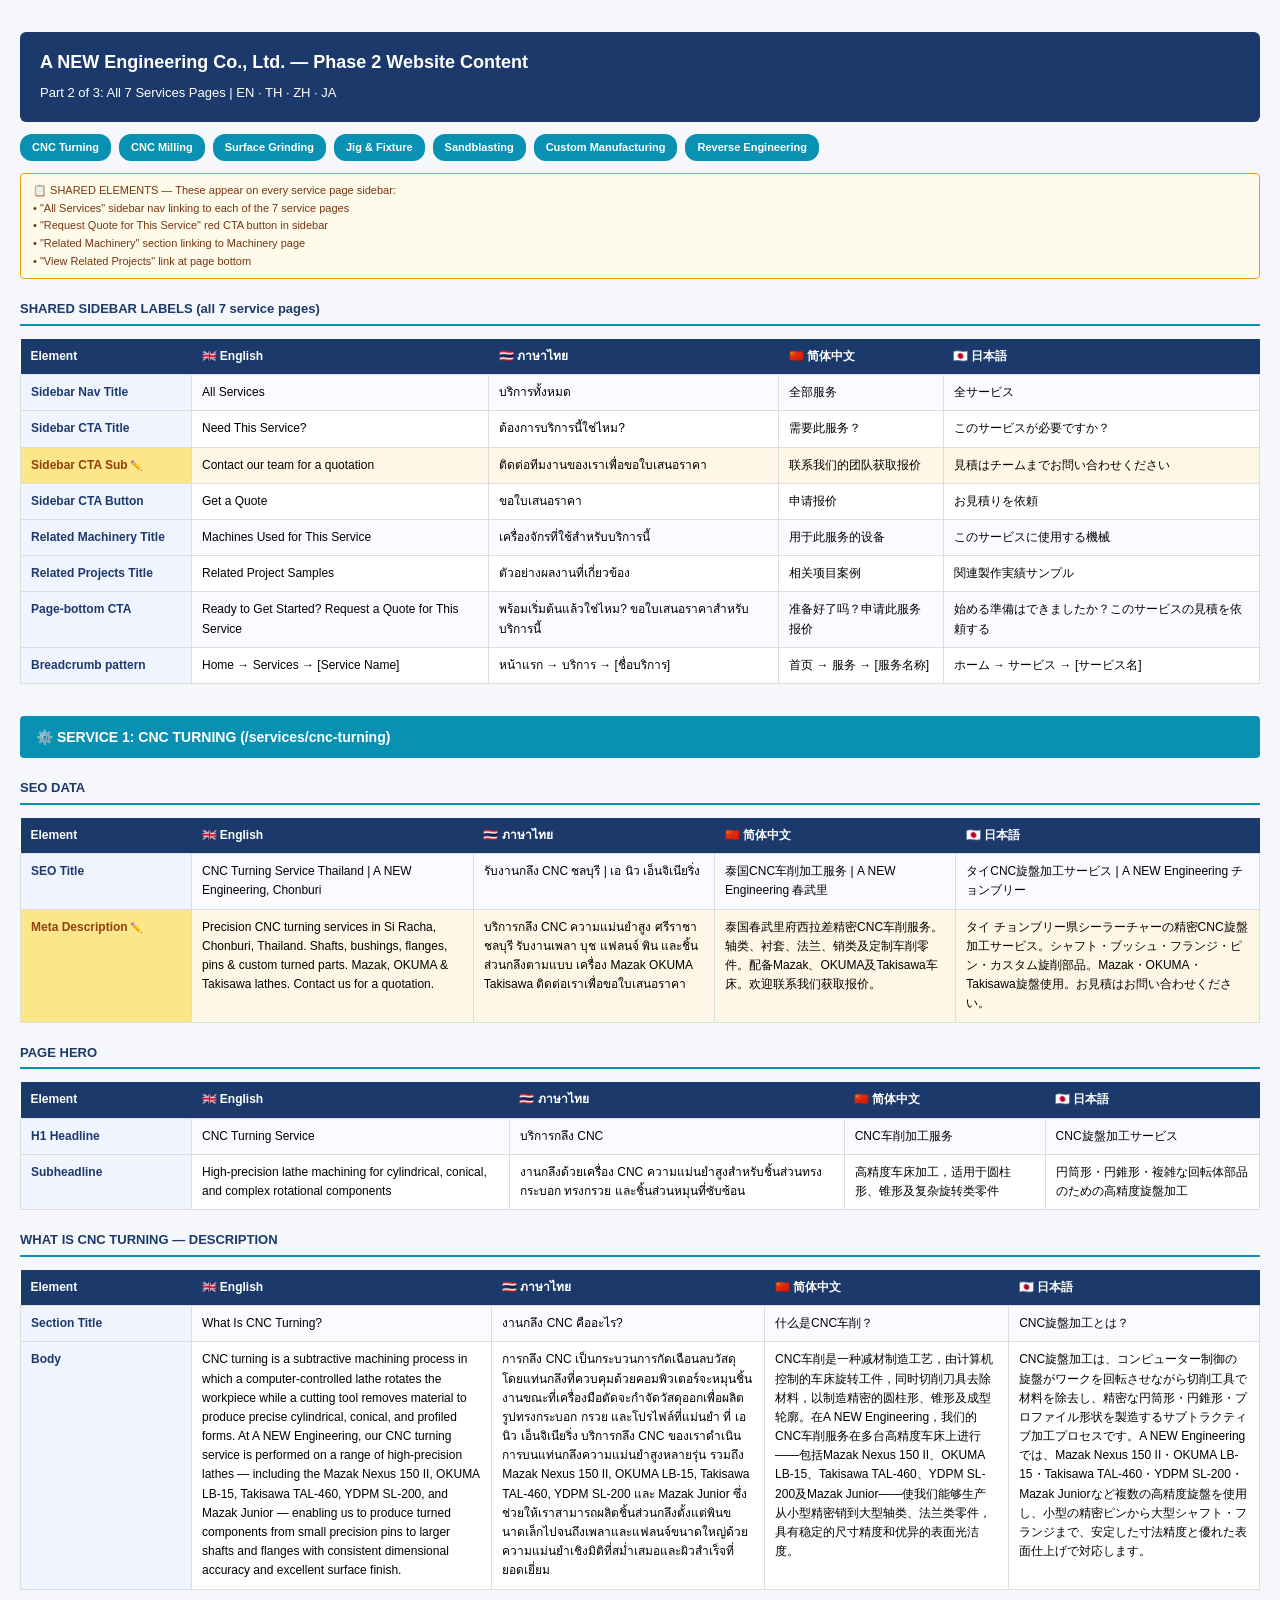
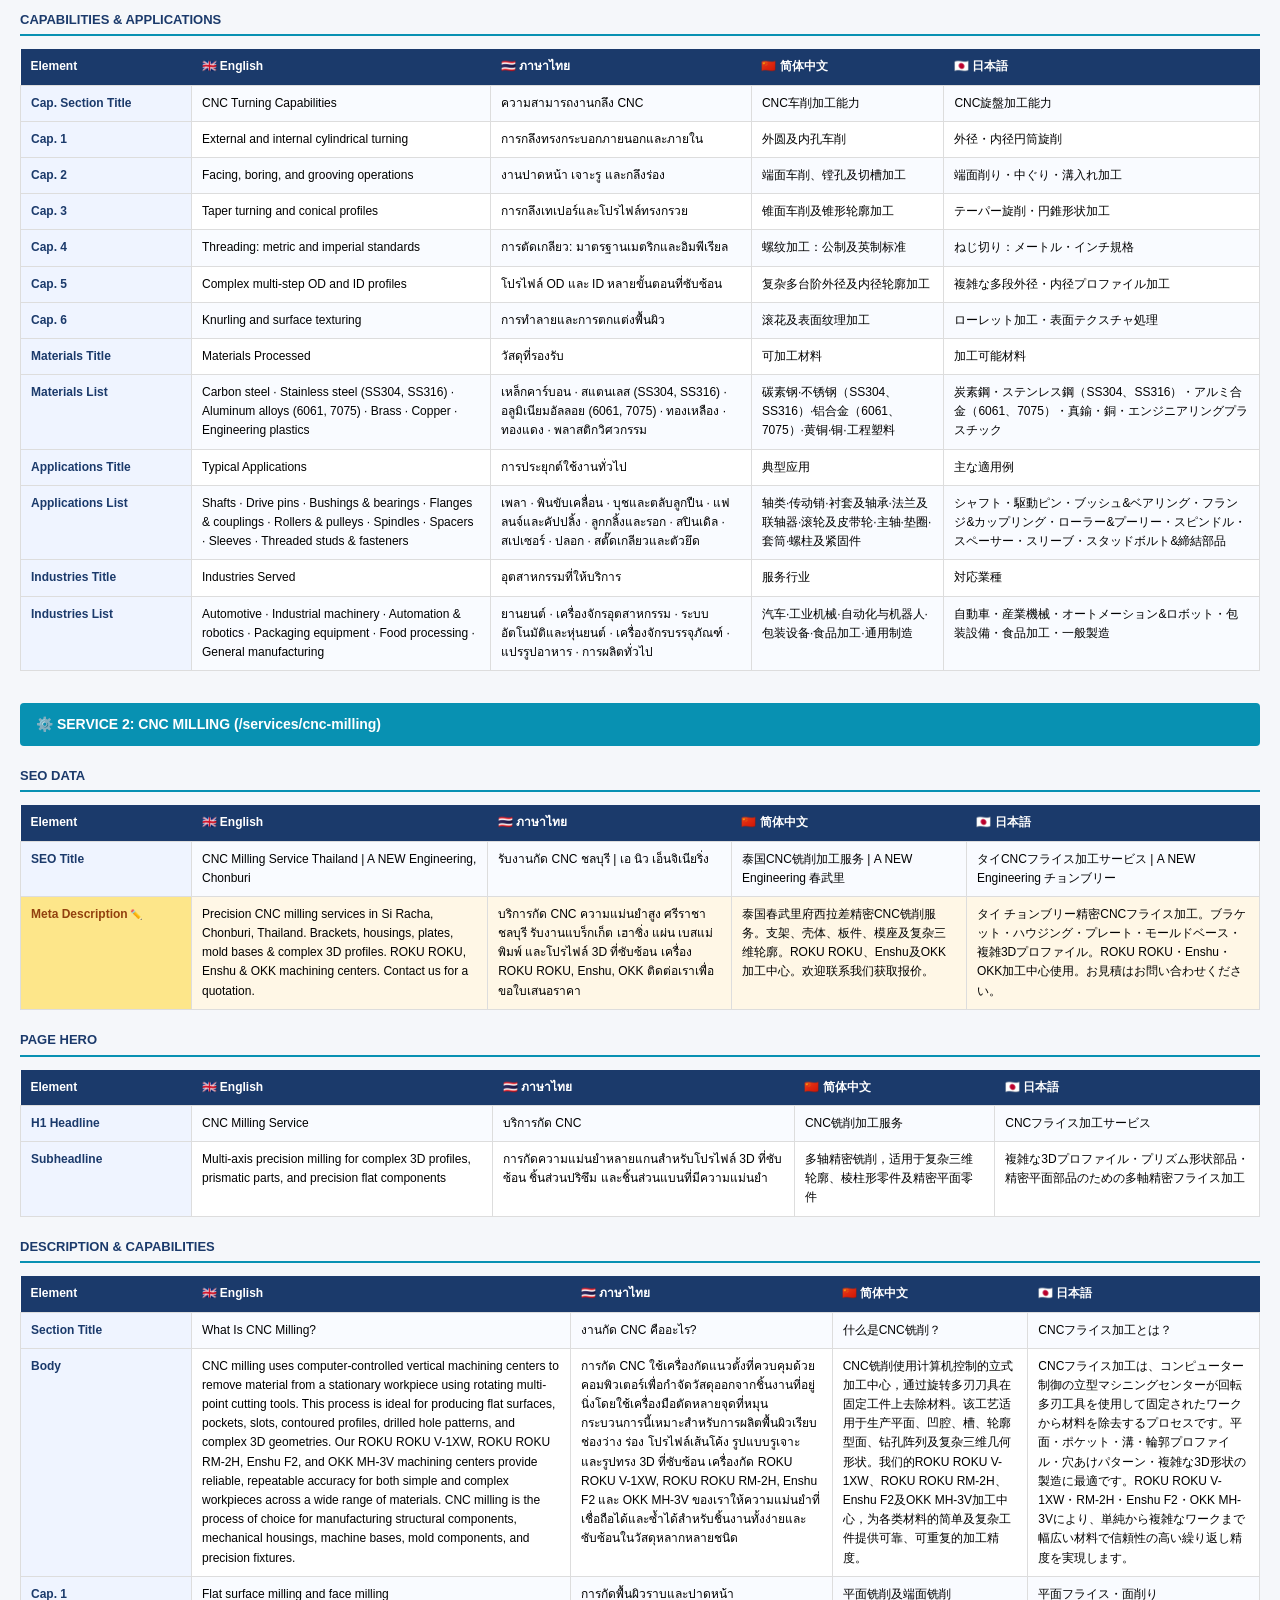
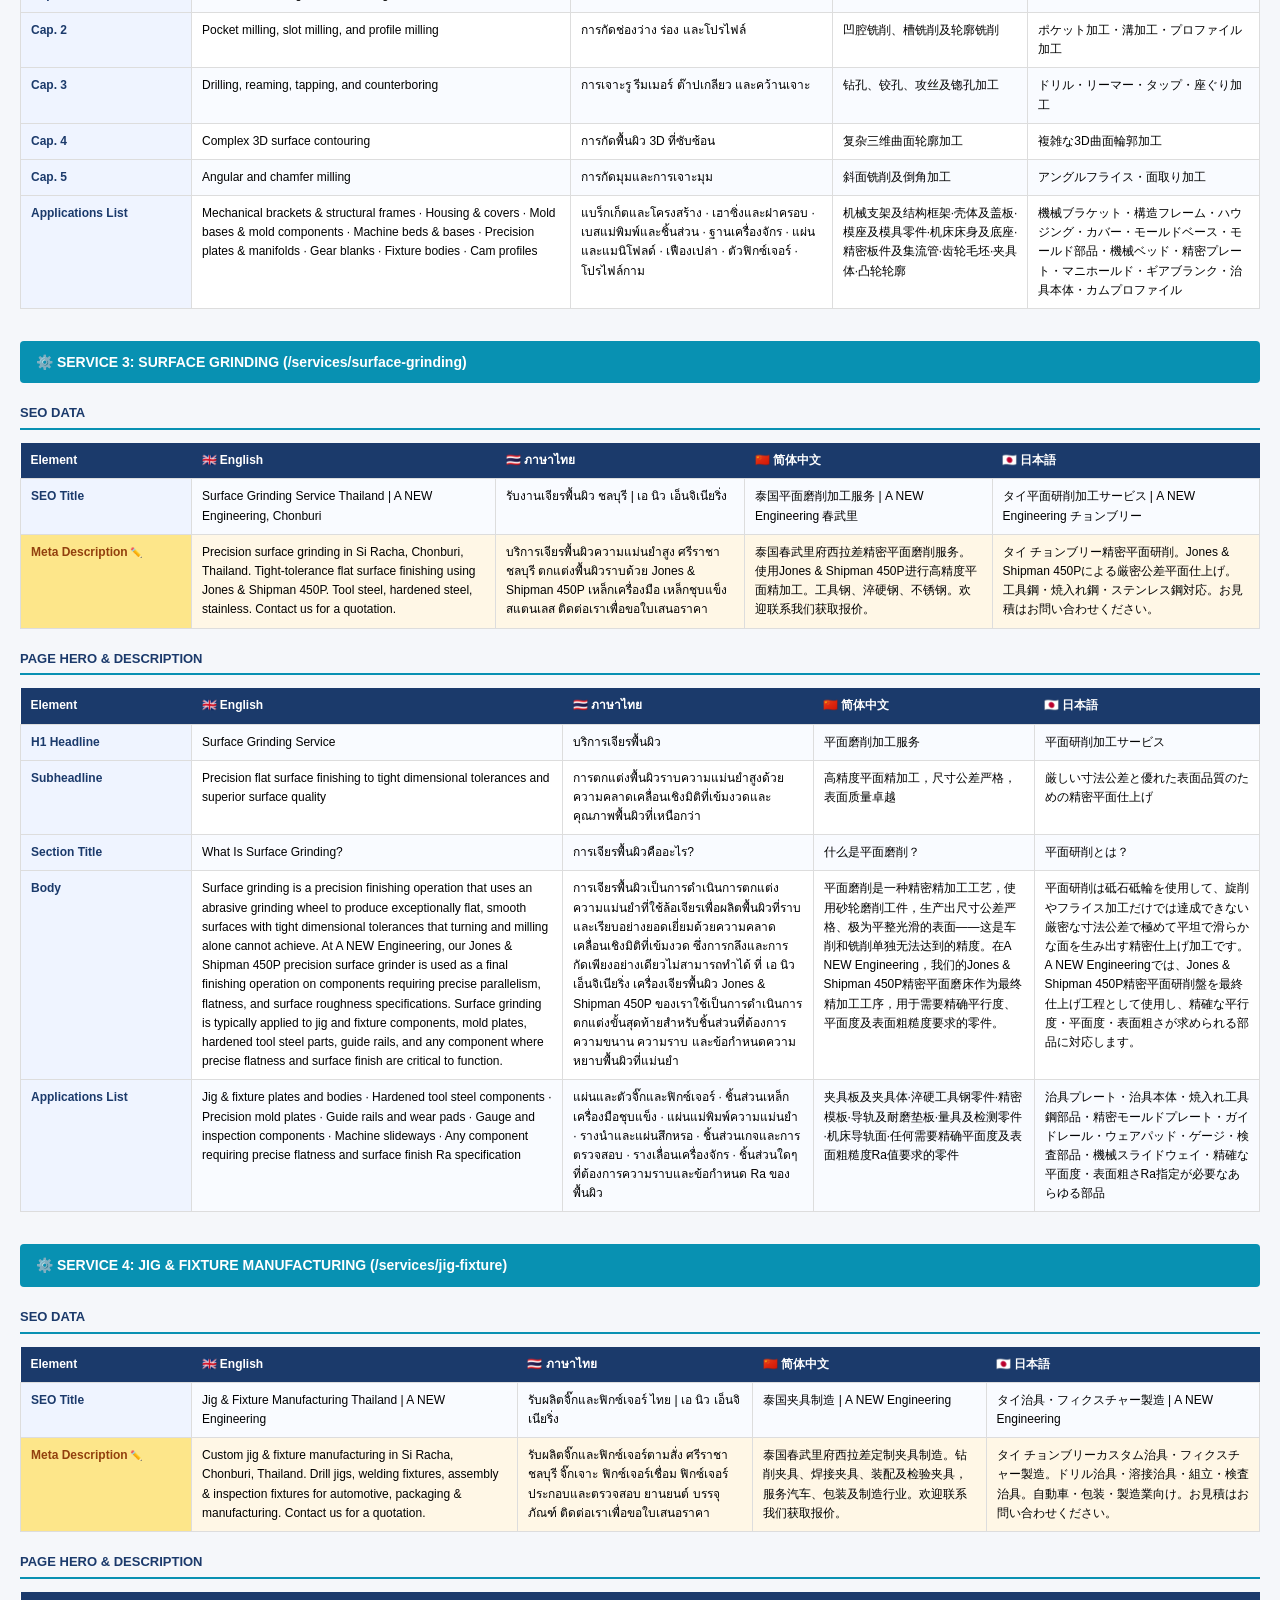
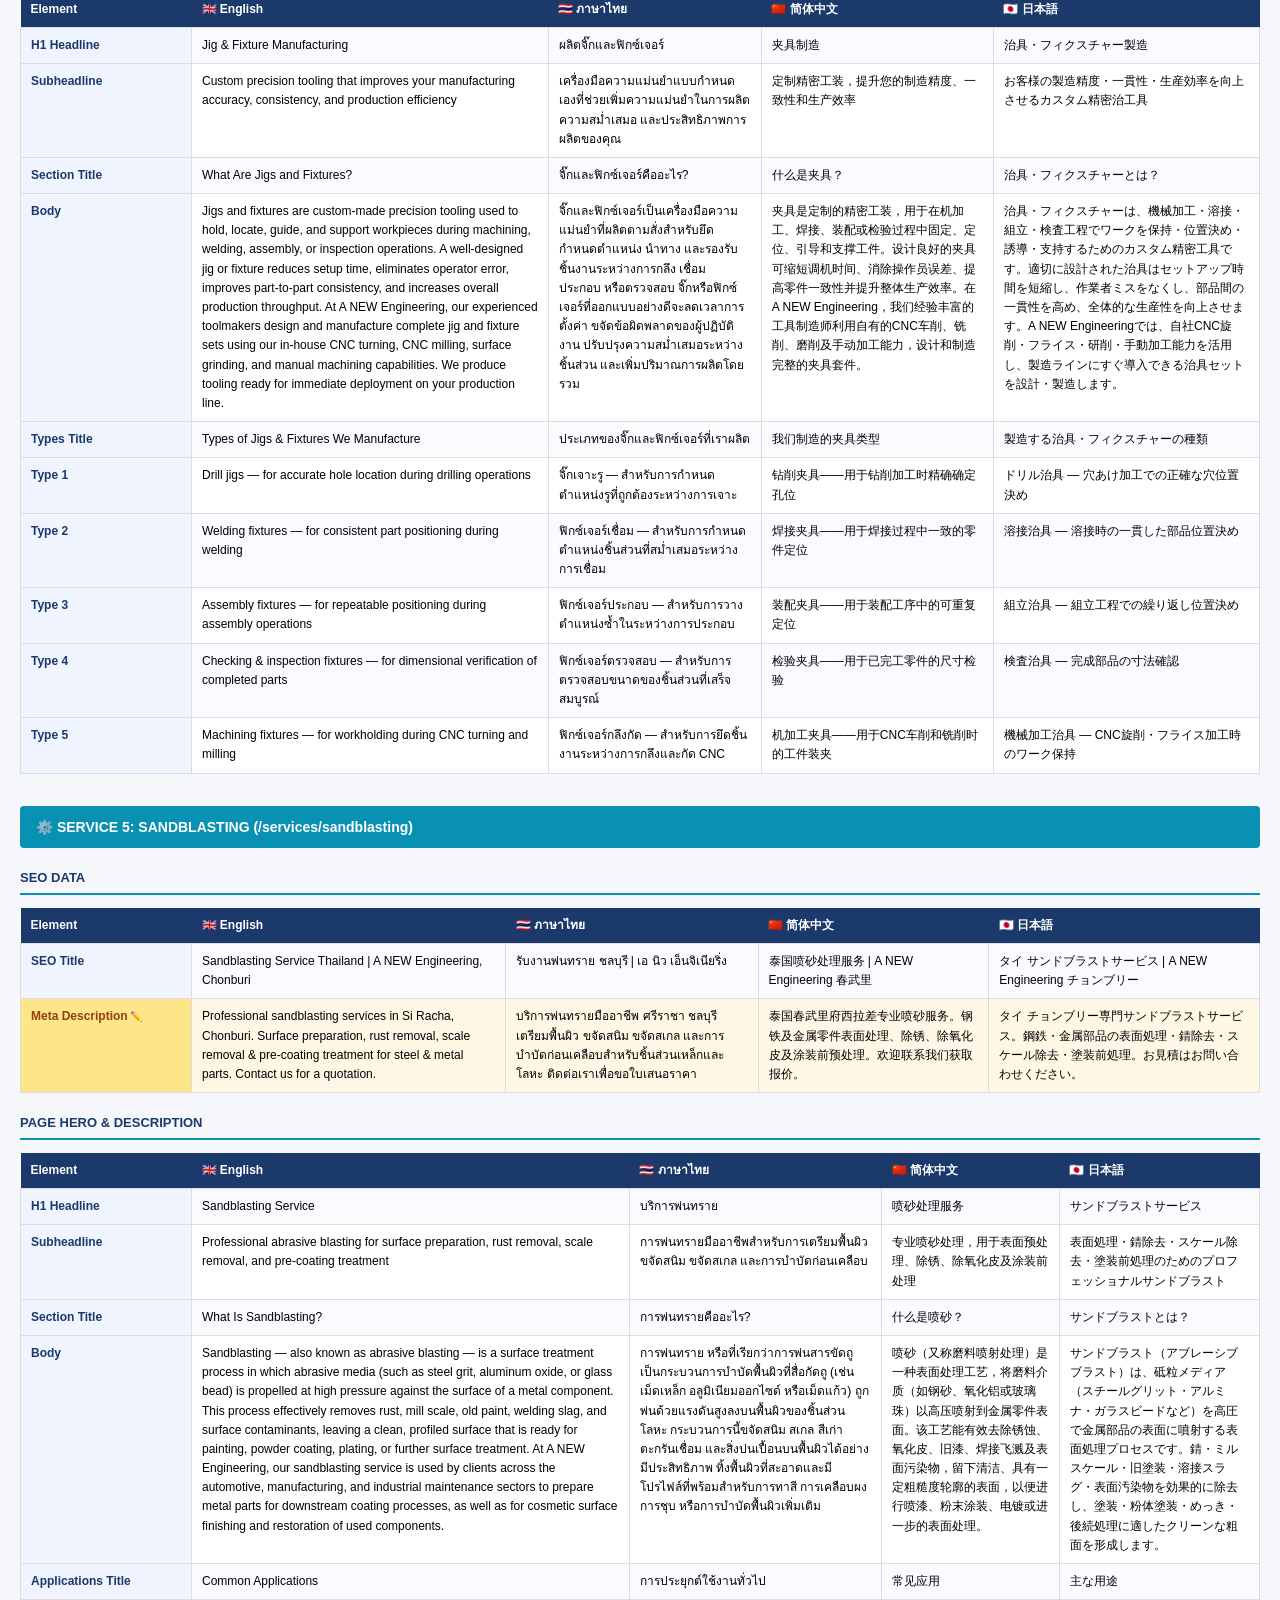
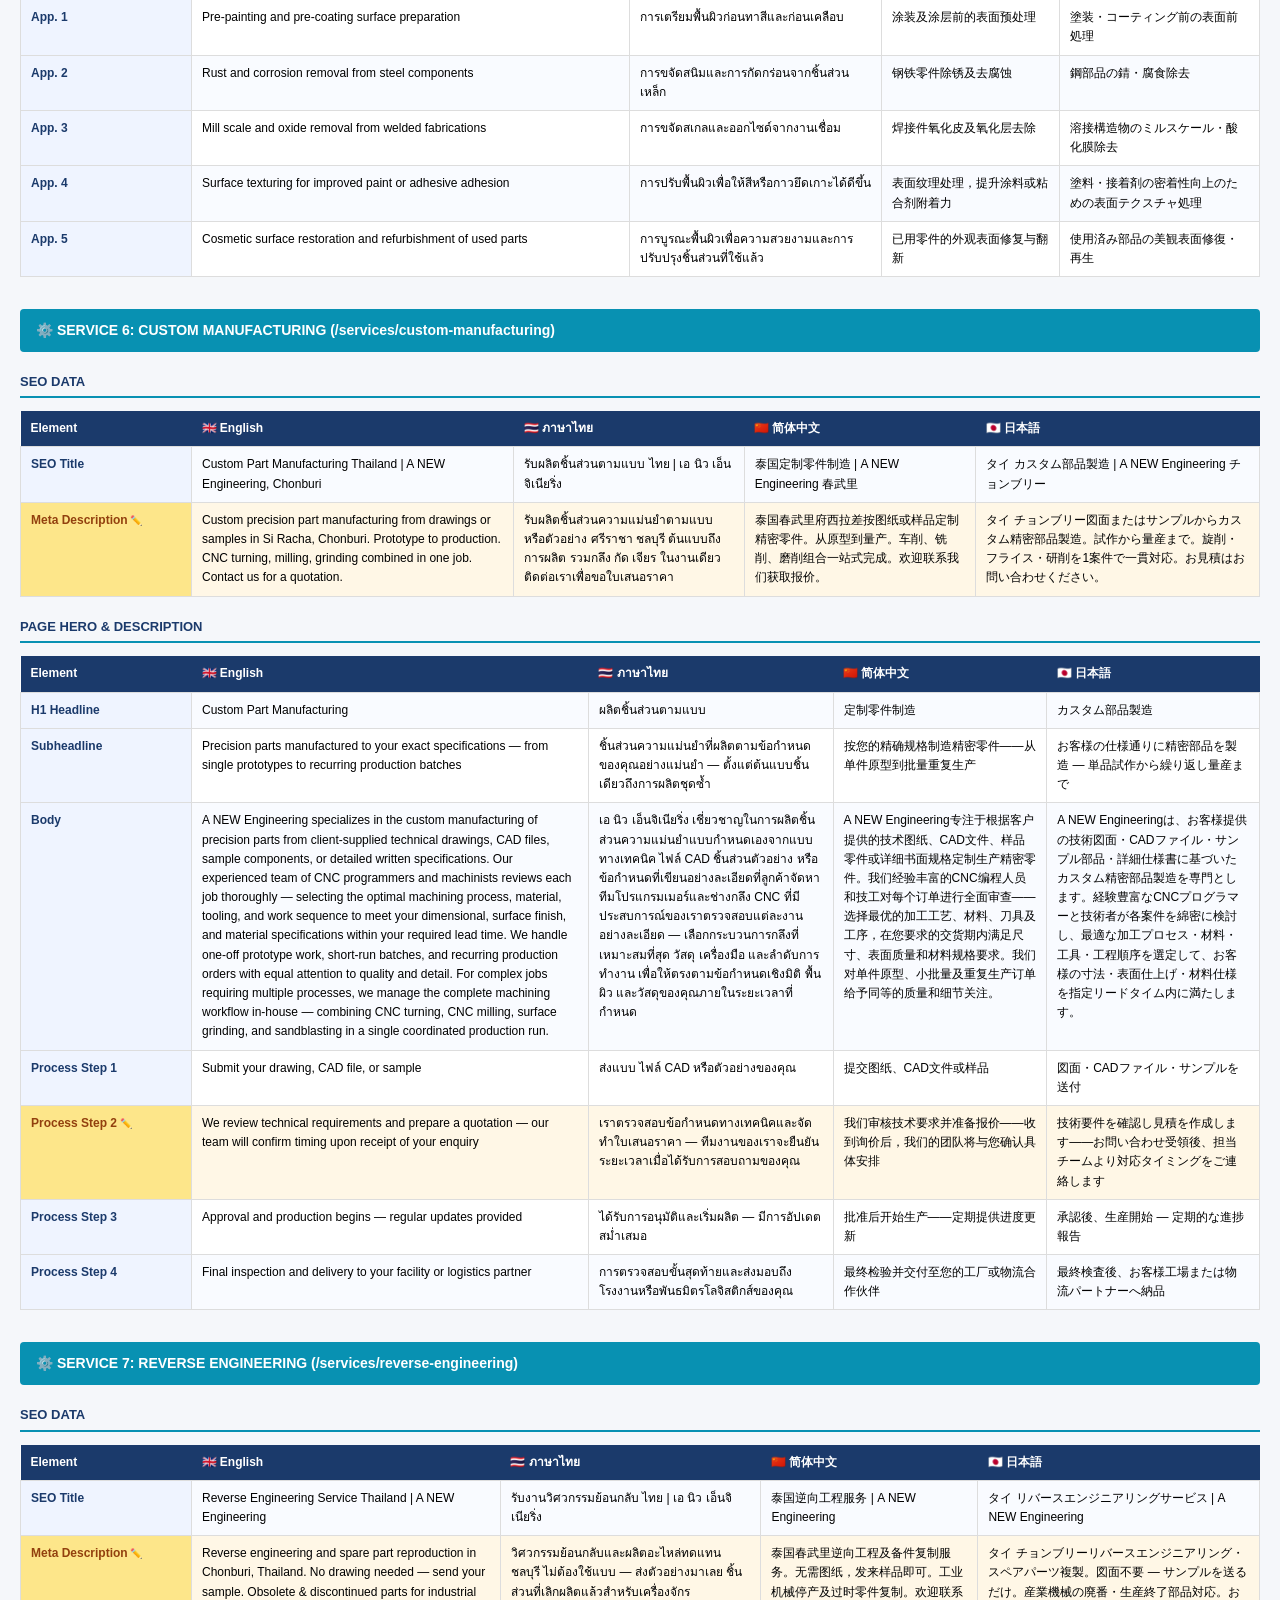
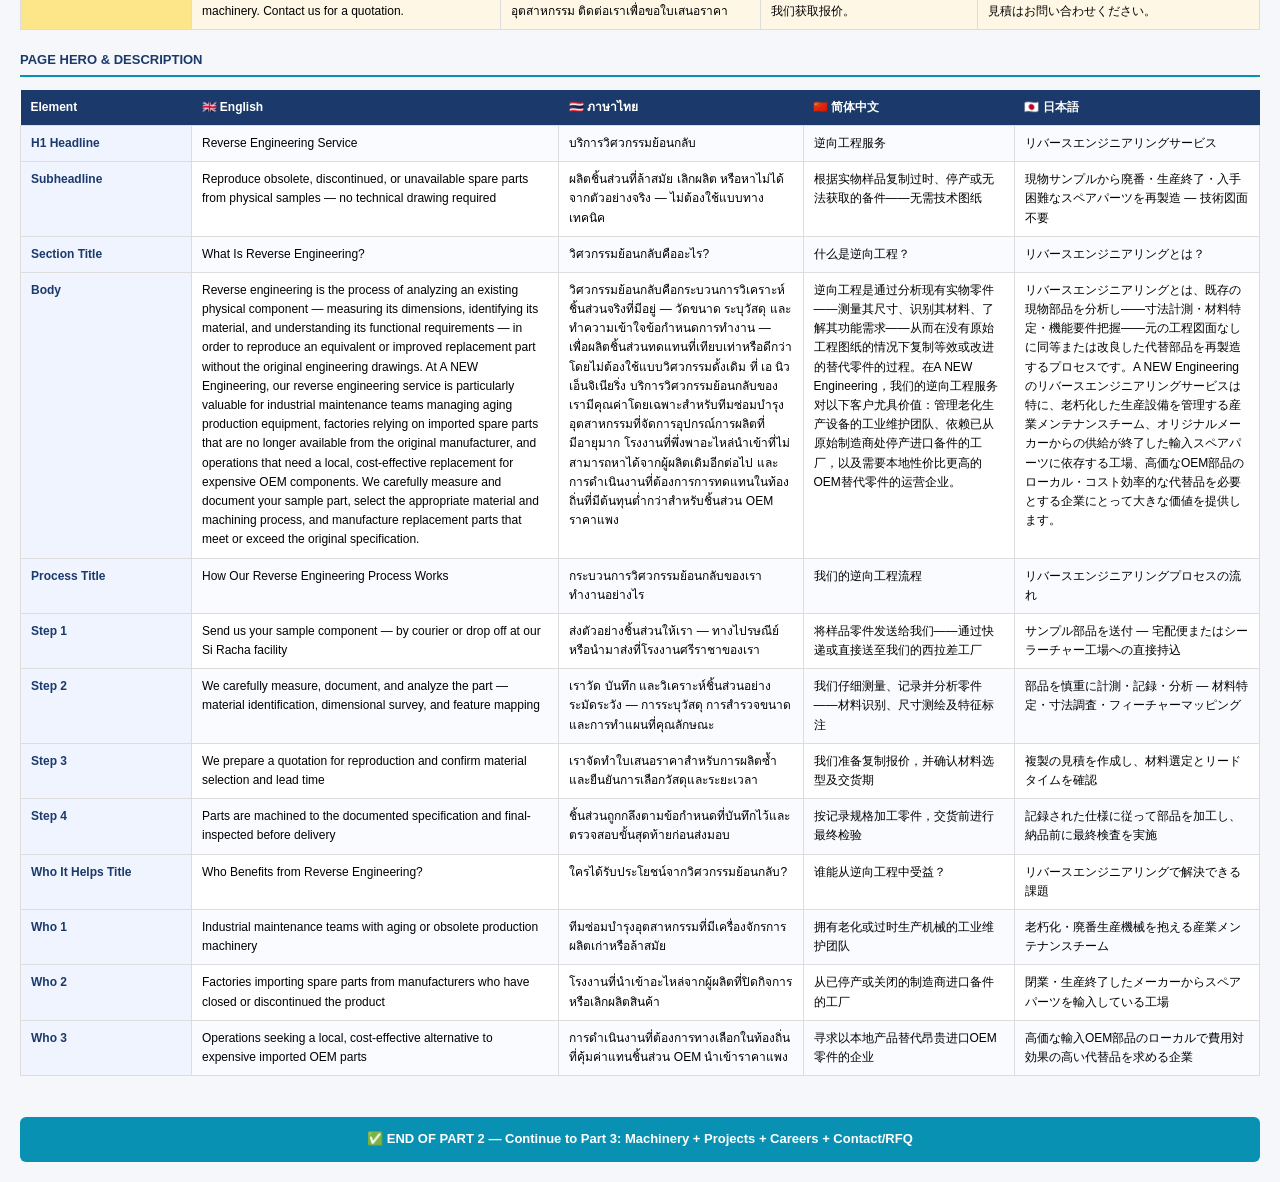
<file: content_part2_services.html>
<!DOCTYPE html>
<html lang="en">
<head>
<meta charset="UTF-8">
<title>A NEW Engineering — Content Part 2: All 7 Services Pages</title>
<style>
  body { font-family: Arial, sans-serif; font-size: 13px; line-height: 1.6; max-width: 1400px; margin: 0 auto; padding: 20px; background: #f5f7fa; }
  h1 { background: #1B3A6B; color: #fff; padding: 16px 20px; border-radius: 6px; font-size: 18px; }
  h2 { background: #0891B2; color: #fff; padding: 10px 16px; border-radius: 4px; font-size: 14px; margin-top: 32px; }
  h3 { color: #1B3A6B; border-bottom: 2px solid #0891B2; padding-bottom: 4px; font-size: 13px; margin-top: 20px; }
  table { width: 100%; border-collapse: collapse; margin: 10px 0 20px; background: #fff; font-size: 12px; }
  th { background: #1B3A6B; color: #fff; padding: 8px 10px; text-align: left; font-weight: 600; }
  td { padding: 8px 10px; border: 1px solid #ddd; vertical-align: top; }
  td:first-child { background: #EFF4FF; font-weight: 700; color: #1B3A6B; width: 150px; }
  tr:nth-child(even) td:not(:first-child) { background: #f9fbff; }
  .note { background: #fffbeb; border: 1px solid #f59e0b; border-radius: 4px; padding: 8px 12px; font-size: 11px; color: #78350f; margin: 8px 0; }
  .revised td { background: #fff7e6 !important; }
  .revised td:first-child { background: #fde68a !important; color: #92400e !important; }
  .revised td:first-child::after { content: " ✏️"; font-size: 10px; }
  .revised-label { display: inline-block; background: #f59e0b; color: #fff; font-size: 10px; font-weight: 700; padding: 1px 6px; border-radius: 3px; margin-left: 6px; vertical-align: middle; }
  .service-nav { display: flex; gap: 8px; flex-wrap: wrap; margin: 12px 0; }
  .service-nav a { background: #0891B2; color: #fff; padding: 5px 12px; border-radius: 12px; text-decoration: none; font-size: 11px; font-weight: 600; }
</style>
</head>
<body>

<h1>A NEW Engineering Co., Ltd. — Phase 2 Website Content<br>
<span style="font-size:13px;font-weight:400;">Part 2 of 3: All 7 Services Pages | EN · TH · ZH · JA</span></h1>

<div class="service-nav">
  <a href="#s1">CNC Turning</a>
  <a href="#s2">CNC Milling</a>
  <a href="#s3">Surface Grinding</a>
  <a href="#s4">Jig &amp; Fixture</a>
  <a href="#s5">Sandblasting</a>
  <a href="#s6">Custom Manufacturing</a>
  <a href="#s7">Reverse Engineering</a>
</div>

<div class="note">📋 SHARED ELEMENTS — These appear on every service page sidebar:<br>
• "All Services" sidebar nav linking to each of the 7 service pages<br>
• "Request Quote for This Service" red CTA button in sidebar<br>
• "Related Machinery" section linking to Machinery page<br>
• "View Related Projects" link at page bottom</div>

<!-- SHARED SIDEBAR LABELS -->
<h3>SHARED SIDEBAR LABELS (all 7 service pages)</h3>
<table>
<tr><th>Element</th><th>🇬🇧 English</th><th>🇹🇭 ภาษาไทย</th><th>🇨🇳 简体中文</th><th>🇯🇵 日本語</th></tr>
<tr><td>Sidebar Nav Title</td><td>All Services</td><td>บริการทั้งหมด</td><td>全部服务</td><td>全サービス</td></tr>
<tr><td>Sidebar CTA Title</td><td>Need This Service?</td><td>ต้องการบริการนี้ใช่ไหม?</td><td>需要此服务？</td><td>このサービスが必要ですか？</td></tr>
<tr class="revised"><td>Sidebar CTA Sub</td><td>Contact our team for a quotation</td><td>ติดต่อทีมงานของเราเพื่อขอใบเสนอราคา</td><td>联系我们的团队获取报价</td><td>見積はチームまでお問い合わせください</td></tr>
<tr><td>Sidebar CTA Button</td><td>Get a Quote</td><td>ขอใบเสนอราคา</td><td>申请报价</td><td>お見積りを依頼</td></tr>
<tr><td>Related Machinery Title</td><td>Machines Used for This Service</td><td>เครื่องจักรที่ใช้สำหรับบริการนี้</td><td>用于此服务的设备</td><td>このサービスに使用する機械</td></tr>
<tr><td>Related Projects Title</td><td>Related Project Samples</td><td>ตัวอย่างผลงานที่เกี่ยวข้อง</td><td>相关项目案例</td><td>関連製作実績サンプル</td></tr>
<tr><td>Page-bottom CTA</td><td>Ready to Get Started? Request a Quote for This Service</td><td>พร้อมเริ่มต้นแล้วใช่ไหม? ขอใบเสนอราคาสำหรับบริการนี้</td><td>准备好了吗？申请此服务报价</td><td>始める準備はできましたか？このサービスの見積を依頼する</td></tr>
<tr><td>Breadcrumb pattern</td><td>Home → Services → [Service Name]</td><td>หน้าแรก → บริการ → [ชื่อบริการ]</td><td>首页 → 服务 → [服务名称]</td><td>ホーム → サービス → [サービス名]</td></tr>
</table>

<!-- ============================================================ -->
<!-- SERVICE 1: CNC TURNING -->
<!-- ============================================================ -->
<h2 id="s1">⚙️ SERVICE 1: CNC TURNING (/services/cnc-turning)</h2>

<h3>SEO DATA</h3>
<table>
<tr><th>Element</th><th>🇬🇧 English</th><th>🇹🇭 ภาษาไทย</th><th>🇨🇳 简体中文</th><th>🇯🇵 日本語</th></tr>
<tr><td>SEO Title</td><td>CNC Turning Service Thailand | A NEW Engineering, Chonburi</td><td>รับงานกลึง CNC ชลบุรี | เอ นิว เอ็นจิเนียริ่ง</td><td>泰国CNC车削加工服务 | A NEW Engineering 春武里</td><td>タイCNC旋盤加工サービス | A NEW Engineering チョンブリー</td></tr>
<tr class="revised"><td>Meta Description</td><td>Precision CNC turning services in Si Racha, Chonburi, Thailand. Shafts, bushings, flanges, pins &amp; custom turned parts. Mazak, OKUMA &amp; Takisawa lathes. Contact us for a quotation.</td><td>บริการกลึง CNC ความแม่นยำสูง ศรีราชา ชลบุรี รับงานเพลา บุช แฟลนจ์ พิน และชิ้นส่วนกลึงตามแบบ เครื่อง Mazak OKUMA Takisawa ติดต่อเราเพื่อขอใบเสนอราคา</td><td>泰国春武里府西拉差精密CNC车削服务。轴类、衬套、法兰、销类及定制车削零件。配备Mazak、OKUMA及Takisawa车床。欢迎联系我们获取报价。</td><td>タイ チョンブリー県シーラーチャーの精密CNC旋盤加工サービス。シャフト・ブッシュ・フランジ・ピン・カスタム旋削部品。Mazak・OKUMA・Takisawa旋盤使用。お見積はお問い合わせください。</td></tr>
</table>

<h3>PAGE HERO</h3>
<table>
<tr><th>Element</th><th>🇬🇧 English</th><th>🇹🇭 ภาษาไทย</th><th>🇨🇳 简体中文</th><th>🇯🇵 日本語</th></tr>
<tr><td>H1 Headline</td><td>CNC Turning Service</td><td>บริการกลึง CNC</td><td>CNC车削加工服务</td><td>CNC旋盤加工サービス</td></tr>
<tr><td>Subheadline</td><td>High-precision lathe machining for cylindrical, conical, and complex rotational components</td><td>งานกลึงด้วยเครื่อง CNC ความแม่นยำสูงสำหรับชิ้นส่วนทรงกระบอก ทรงกรวย และชิ้นส่วนหมุนที่ซับซ้อน</td><td>高精度车床加工，适用于圆柱形、锥形及复杂旋转类零件</td><td>円筒形・円錐形・複雑な回転体部品のための高精度旋盤加工</td></tr>
</table>

<h3>WHAT IS CNC TURNING — DESCRIPTION</h3>
<table>
<tr><th>Element</th><th>🇬🇧 English</th><th>🇹🇭 ภาษาไทย</th><th>🇨🇳 简体中文</th><th>🇯🇵 日本語</th></tr>
<tr><td>Section Title</td><td>What Is CNC Turning?</td><td>งานกลึง CNC คืออะไร?</td><td>什么是CNC车削？</td><td>CNC旋盤加工とは？</td></tr>
<tr><td>Body</td><td>CNC turning is a subtractive machining process in which a computer-controlled lathe rotates the workpiece while a cutting tool removes material to produce precise cylindrical, conical, and profiled forms. At A NEW Engineering, our CNC turning service is performed on a range of high-precision lathes — including the Mazak Nexus 150 II, OKUMA LB-15, Takisawa TAL-460, YDPM SL-200, and Mazak Junior — enabling us to produce turned components from small precision pins to larger shafts and flanges with consistent dimensional accuracy and excellent surface finish.</td><td>การกลึง CNC เป็นกระบวนการกัดเฉือนลบวัสดุ โดยแท่นกลึงที่ควบคุมด้วยคอมพิวเตอร์จะหมุนชิ้นงานขณะที่เครื่องมือตัดจะกำจัดวัสดุออกเพื่อผลิตรูปทรงกระบอก กรวย และโปรไฟล์ที่แม่นยำ ที่ เอ นิว เอ็นจิเนียริ่ง บริการกลึง CNC ของเราดำเนินการบนแท่นกลึงความแม่นยำสูงหลายรุ่น รวมถึง Mazak Nexus 150 II, OKUMA LB-15, Takisawa TAL-460, YDPM SL-200 และ Mazak Junior ซึ่งช่วยให้เราสามารถผลิตชิ้นส่วนกลึงตั้งแต่พินขนาดเล็กไปจนถึงเพลาและแฟลนจ์ขนาดใหญ่ด้วยความแม่นยำเชิงมิติที่สม่ำเสมอและผิวสำเร็จที่ยอดเยี่ยม</td><td>CNC车削是一种减材制造工艺，由计算机控制的车床旋转工件，同时切削刀具去除材料，以制造精密的圆柱形、锥形及成型轮廓。在A NEW Engineering，我们的CNC车削服务在多台高精度车床上进行——包括Mazak Nexus 150 II、OKUMA LB-15、Takisawa TAL-460、YDPM SL-200及Mazak Junior——使我们能够生产从小型精密销到大型轴类、法兰类零件，具有稳定的尺寸精度和优异的表面光洁度。</td><td>CNC旋盤加工は、コンピューター制御の旋盤がワークを回転させながら切削工具で材料を除去し、精密な円筒形・円錐形・プロファイル形状を製造するサブトラクティブ加工プロセスです。A NEW Engineeringでは、Mazak Nexus 150 II・OKUMA LB-15・Takisawa TAL-460・YDPM SL-200・Mazak Juniorなど複数の高精度旋盤を使用し、小型の精密ピンから大型シャフト・フランジまで、安定した寸法精度と優れた表面仕上げで対応します。</td></tr>
</table>

<h3>CAPABILITIES &amp; APPLICATIONS</h3>
<table>
<tr><th>Element</th><th>🇬🇧 English</th><th>🇹🇭 ภาษาไทย</th><th>🇨🇳 简体中文</th><th>🇯🇵 日本語</th></tr>
<tr><td>Cap. Section Title</td><td>CNC Turning Capabilities</td><td>ความสามารถงานกลึง CNC</td><td>CNC车削加工能力</td><td>CNC旋盤加工能力</td></tr>
<tr><td>Cap. 1</td><td>External and internal cylindrical turning</td><td>การกลึงทรงกระบอกภายนอกและภายใน</td><td>外圆及内孔车削</td><td>外径・内径円筒旋削</td></tr>
<tr><td>Cap. 2</td><td>Facing, boring, and grooving operations</td><td>งานปาดหน้า เจาะรู และกลึงร่อง</td><td>端面车削、镗孔及切槽加工</td><td>端面削り・中ぐり・溝入れ加工</td></tr>
<tr><td>Cap. 3</td><td>Taper turning and conical profiles</td><td>การกลึงเทเปอร์และโปรไฟล์ทรงกรวย</td><td>锥面车削及锥形轮廓加工</td><td>テーパー旋削・円錐形状加工</td></tr>
<tr><td>Cap. 4</td><td>Threading: metric and imperial standards</td><td>การตัดเกลียว: มาตรฐานเมตริกและอิมพีเรียล</td><td>螺纹加工：公制及英制标准</td><td>ねじ切り：メートル・インチ規格</td></tr>
<tr><td>Cap. 5</td><td>Complex multi-step OD and ID profiles</td><td>โปรไฟล์ OD และ ID หลายขั้นตอนที่ซับซ้อน</td><td>复杂多台阶外径及内径轮廓加工</td><td>複雑な多段外径・内径プロファイル加工</td></tr>
<tr><td>Cap. 6</td><td>Knurling and surface texturing</td><td>การทำลายและการตกแต่งพื้นผิว</td><td>滚花及表面纹理加工</td><td>ローレット加工・表面テクスチャ処理</td></tr>
<tr><td>Materials Title</td><td>Materials Processed</td><td>วัสดุที่รองรับ</td><td>可加工材料</td><td>加工可能材料</td></tr>
<tr><td>Materials List</td><td>Carbon steel · Stainless steel (SS304, SS316) · Aluminum alloys (6061, 7075) · Brass · Copper · Engineering plastics</td><td>เหล็กคาร์บอน · สแตนเลส (SS304, SS316) · อลูมิเนียมอัลลอย (6061, 7075) · ทองเหลือง · ทองแดง · พลาสติกวิศวกรรม</td><td>碳素钢·不锈钢（SS304、SS316）·铝合金（6061、7075）·黄铜·铜·工程塑料</td><td>炭素鋼・ステンレス鋼（SS304、SS316）・アルミ合金（6061、7075）・真鍮・銅・エンジニアリングプラスチック</td></tr>
<tr><td>Applications Title</td><td>Typical Applications</td><td>การประยุกต์ใช้งานทั่วไป</td><td>典型应用</td><td>主な適用例</td></tr>
<tr><td>Applications List</td><td>Shafts · Drive pins · Bushings &amp; bearings · Flanges &amp; couplings · Rollers &amp; pulleys · Spindles · Spacers · Sleeves · Threaded studs &amp; fasteners</td><td>เพลา · พินขับเคลื่อน · บุชและตลับลูกปืน · แฟลนจ์และคัปปลิ้ง · ลูกกลิ้งและรอก · สปินเดิล · สเปเซอร์ · ปลอก · สตั๊ดเกลียวและตัวยึด</td><td>轴类·传动销·衬套及轴承·法兰及联轴器·滚轮及皮带轮·主轴·垫圈·套筒·螺柱及紧固件</td><td>シャフト・駆動ピン・ブッシュ&amp;ベアリング・フランジ&amp;カップリング・ローラー&amp;プーリー・スピンドル・スペーサー・スリーブ・スタッドボルト&amp;締結部品</td></tr>
<tr><td>Industries Title</td><td>Industries Served</td><td>อุตสาหกรรมที่ให้บริการ</td><td>服务行业</td><td>対応業種</td></tr>
<tr><td>Industries List</td><td>Automotive · Industrial machinery · Automation &amp; robotics · Packaging equipment · Food processing · General manufacturing</td><td>ยานยนต์ · เครื่องจักรอุตสาหกรรม · ระบบอัตโนมัติและหุ่นยนต์ · เครื่องจักรบรรจุภัณฑ์ · แปรรูปอาหาร · การผลิตทั่วไป</td><td>汽车·工业机械·自动化与机器人·包装设备·食品加工·通用制造</td><td>自動車・産業機械・オートメーション&amp;ロボット・包装設備・食品加工・一般製造</td></tr>
</table>

<!-- ============================================================ -->
<!-- SERVICE 2: CNC MILLING -->
<!-- ============================================================ -->
<h2 id="s2">⚙️ SERVICE 2: CNC MILLING (/services/cnc-milling)</h2>

<h3>SEO DATA</h3>
<table>
<tr><th>Element</th><th>🇬🇧 English</th><th>🇹🇭 ภาษาไทย</th><th>🇨🇳 简体中文</th><th>🇯🇵 日本語</th></tr>
<tr><td>SEO Title</td><td>CNC Milling Service Thailand | A NEW Engineering, Chonburi</td><td>รับงานกัด CNC ชลบุรี | เอ นิว เอ็นจิเนียริ่ง</td><td>泰国CNC铣削加工服务 | A NEW Engineering 春武里</td><td>タイCNCフライス加工サービス | A NEW Engineering チョンブリー</td></tr>
<tr class="revised"><td>Meta Description</td><td>Precision CNC milling services in Si Racha, Chonburi, Thailand. Brackets, housings, plates, mold bases &amp; complex 3D profiles. ROKU ROKU, Enshu &amp; OKK machining centers. Contact us for a quotation.</td><td>บริการกัด CNC ความแม่นยำสูง ศรีราชา ชลบุรี รับงานแบร็กเก็ต เฮาซิ่ง แผ่น เบสแม่พิมพ์ และโปรไฟล์ 3D ที่ซับซ้อน เครื่อง ROKU ROKU, Enshu, OKK ติดต่อเราเพื่อขอใบเสนอราคา</td><td>泰国春武里府西拉差精密CNC铣削服务。支架、壳体、板件、模座及复杂三维轮廓。ROKU ROKU、Enshu及OKK加工中心。欢迎联系我们获取报价。</td><td>タイ チョンブリー精密CNCフライス加工。ブラケット・ハウジング・プレート・モールドベース・複雑3Dプロファイル。ROKU ROKU・Enshu・OKK加工中心使用。お見積はお問い合わせください。</td></tr>
</table>

<h3>PAGE HERO</h3>
<table>
<tr><th>Element</th><th>🇬🇧 English</th><th>🇹🇭 ภาษาไทย</th><th>🇨🇳 简体中文</th><th>🇯🇵 日本語</th></tr>
<tr><td>H1 Headline</td><td>CNC Milling Service</td><td>บริการกัด CNC</td><td>CNC铣削加工服务</td><td>CNCフライス加工サービス</td></tr>
<tr><td>Subheadline</td><td>Multi-axis precision milling for complex 3D profiles, prismatic parts, and precision flat components</td><td>การกัดความแม่นยำหลายแกนสำหรับโปรไฟล์ 3D ที่ซับซ้อน ชิ้นส่วนปริซึม และชิ้นส่วนแบนที่มีความแม่นยำ</td><td>多轴精密铣削，适用于复杂三维轮廓、棱柱形零件及精密平面零件</td><td>複雑な3Dプロファイル・プリズム形状部品・精密平面部品のための多軸精密フライス加工</td></tr>
</table>

<h3>DESCRIPTION &amp; CAPABILITIES</h3>
<table>
<tr><th>Element</th><th>🇬🇧 English</th><th>🇹🇭 ภาษาไทย</th><th>🇨🇳 简体中文</th><th>🇯🇵 日本語</th></tr>
<tr><td>Section Title</td><td>What Is CNC Milling?</td><td>งานกัด CNC คืออะไร?</td><td>什么是CNC铣削？</td><td>CNCフライス加工とは？</td></tr>
<tr><td>Body</td><td>CNC milling uses computer-controlled vertical machining centers to remove material from a stationary workpiece using rotating multi-point cutting tools. This process is ideal for producing flat surfaces, pockets, slots, contoured profiles, drilled hole patterns, and complex 3D geometries. Our ROKU ROKU V-1XW, ROKU ROKU RM-2H, Enshu F2, and OKK MH-3V machining centers provide reliable, repeatable accuracy for both simple and complex workpieces across a wide range of materials. CNC milling is the process of choice for manufacturing structural components, mechanical housings, machine bases, mold components, and precision fixtures.</td><td>การกัด CNC ใช้เครื่องกัดแนวตั้งที่ควบคุมด้วยคอมพิวเตอร์เพื่อกำจัดวัสดุออกจากชิ้นงานที่อยู่นิ่งโดยใช้เครื่องมือตัดหลายจุดที่หมุน กระบวนการนี้เหมาะสำหรับการผลิตพื้นผิวเรียบ ช่องว่าง ร่อง โปรไฟล์เส้นโค้ง รูปแบบรูเจาะ และรูปทรง 3D ที่ซับซ้อน เครื่องกัด ROKU ROKU V-1XW, ROKU ROKU RM-2H, Enshu F2 และ OKK MH-3V ของเราให้ความแม่นยำที่เชื่อถือได้และซ้ำได้สำหรับชิ้นงานทั้งง่ายและซับซ้อนในวัสดุหลากหลายชนิด</td><td>CNC铣削使用计算机控制的立式加工中心，通过旋转多刃刀具在固定工件上去除材料。该工艺适用于生产平面、凹腔、槽、轮廓型面、钻孔阵列及复杂三维几何形状。我们的ROKU ROKU V-1XW、ROKU ROKU RM-2H、Enshu F2及OKK MH-3V加工中心，为各类材料的简单及复杂工件提供可靠、可重复的加工精度。</td><td>CNCフライス加工は、コンピューター制御の立型マシニングセンターが回転多刃工具を使用して固定されたワークから材料を除去するプロセスです。平面・ポケット・溝・輪郭プロファイル・穴あけパターン・複雑な3D形状の製造に最適です。ROKU ROKU V-1XW・RM-2H・Enshu F2・OKK MH-3Vにより、単純から複雑なワークまで幅広い材料で信頼性の高い繰り返し精度を実現します。</td></tr>
<tr><td>Cap. 1</td><td>Flat surface milling and face milling</td><td>การกัดพื้นผิวราบและปาดหน้า</td><td>平面铣削及端面铣削</td><td>平面フライス・面削り</td></tr>
<tr><td>Cap. 2</td><td>Pocket milling, slot milling, and profile milling</td><td>การกัดช่องว่าง ร่อง และโปรไฟล์</td><td>凹腔铣削、槽铣削及轮廓铣削</td><td>ポケット加工・溝加工・プロファイル加工</td></tr>
<tr><td>Cap. 3</td><td>Drilling, reaming, tapping, and counterboring</td><td>การเจาะรู รีมเมอร์ ต๊าปเกลียว และคว้านเจาะ</td><td>钻孔、铰孔、攻丝及锪孔加工</td><td>ドリル・リーマー・タップ・座ぐり加工</td></tr>
<tr><td>Cap. 4</td><td>Complex 3D surface contouring</td><td>การกัดพื้นผิว 3D ที่ซับซ้อน</td><td>复杂三维曲面轮廓加工</td><td>複雑な3D曲面輪郭加工</td></tr>
<tr><td>Cap. 5</td><td>Angular and chamfer milling</td><td>การกัดมุมและการเจาะมุม</td><td>斜面铣削及倒角加工</td><td>アングルフライス・面取り加工</td></tr>
<tr><td>Applications List</td><td>Mechanical brackets &amp; structural frames · Housing &amp; covers · Mold bases &amp; mold components · Machine beds &amp; bases · Precision plates &amp; manifolds · Gear blanks · Fixture bodies · Cam profiles</td><td>แบร็กเก็ตและโครงสร้าง · เฮาซิ่งและฝาครอบ · เบสแม่พิมพ์และชิ้นส่วน · ฐานเครื่องจักร · แผ่นและแมนิโฟลด์ · เฟืองเปล่า · ตัวฟิกซ์เจอร์ · โปรไฟล์กาม</td><td>机械支架及结构框架·壳体及盖板·模座及模具零件·机床床身及底座·精密板件及集流管·齿轮毛坯·夹具体·凸轮轮廓</td><td>機械ブラケット・構造フレーム・ハウジング・カバー・モールドベース・モールド部品・機械ベッド・精密プレート・マニホールド・ギアブランク・治具本体・カムプロファイル</td></tr>
</table>

<!-- ============================================================ -->
<!-- SERVICE 3: SURFACE GRINDING -->
<!-- ============================================================ -->
<h2 id="s3">⚙️ SERVICE 3: SURFACE GRINDING (/services/surface-grinding)</h2>

<h3>SEO DATA</h3>
<table>
<tr><th>Element</th><th>🇬🇧 English</th><th>🇹🇭 ภาษาไทย</th><th>🇨🇳 简体中文</th><th>🇯🇵 日本語</th></tr>
<tr><td>SEO Title</td><td>Surface Grinding Service Thailand | A NEW Engineering, Chonburi</td><td>รับงานเจียรพื้นผิว ชลบุรี | เอ นิว เอ็นจิเนียริ่ง</td><td>泰国平面磨削加工服务 | A NEW Engineering 春武里</td><td>タイ平面研削加工サービス | A NEW Engineering チョンブリー</td></tr>
<tr class="revised"><td>Meta Description</td><td>Precision surface grinding in Si Racha, Chonburi, Thailand. Tight-tolerance flat surface finishing using Jones &amp; Shipman 450P. Tool steel, hardened steel, stainless. Contact us for a quotation.</td><td>บริการเจียรพื้นผิวความแม่นยำสูง ศรีราชา ชลบุรี ตกแต่งพื้นผิวราบด้วย Jones &amp; Shipman 450P เหล็กเครื่องมือ เหล็กชุบแข็ง สแตนเลส ติดต่อเราเพื่อขอใบเสนอราคา</td><td>泰国春武里府西拉差精密平面磨削服务。使用Jones &amp; Shipman 450P进行高精度平面精加工。工具钢、淬硬钢、不锈钢。欢迎联系我们获取报价。</td><td>タイ チョンブリー精密平面研削。Jones &amp; Shipman 450Pによる厳密公差平面仕上げ。工具鋼・焼入れ鋼・ステンレス鋼対応。お見積はお問い合わせください。</td></tr>
</table>

<h3>PAGE HERO &amp; DESCRIPTION</h3>
<table>
<tr><th>Element</th><th>🇬🇧 English</th><th>🇹🇭 ภาษาไทย</th><th>🇨🇳 简体中文</th><th>🇯🇵 日本語</th></tr>
<tr><td>H1 Headline</td><td>Surface Grinding Service</td><td>บริการเจียรพื้นผิว</td><td>平面磨削加工服务</td><td>平面研削加工サービス</td></tr>
<tr><td>Subheadline</td><td>Precision flat surface finishing to tight dimensional tolerances and superior surface quality</td><td>การตกแต่งพื้นผิวราบความแม่นยำสูงด้วยความคลาดเคลื่อนเชิงมิติที่เข้มงวดและคุณภาพพื้นผิวที่เหนือกว่า</td><td>高精度平面精加工，尺寸公差严格，表面质量卓越</td><td>厳しい寸法公差と優れた表面品質のための精密平面仕上げ</td></tr>
<tr><td>Section Title</td><td>What Is Surface Grinding?</td><td>การเจียรพื้นผิวคืออะไร?</td><td>什么是平面磨削？</td><td>平面研削とは？</td></tr>
<tr><td>Body</td><td>Surface grinding is a precision finishing operation that uses an abrasive grinding wheel to produce exceptionally flat, smooth surfaces with tight dimensional tolerances that turning and milling alone cannot achieve. At A NEW Engineering, our Jones &amp; Shipman 450P precision surface grinder is used as a final finishing operation on components requiring precise parallelism, flatness, and surface roughness specifications. Surface grinding is typically applied to jig and fixture components, mold plates, hardened tool steel parts, guide rails, and any component where precise flatness and surface finish are critical to function.</td><td>การเจียรพื้นผิวเป็นการดำเนินการตกแต่งความแม่นยำที่ใช้ล้อเจียรเพื่อผลิตพื้นผิวที่ราบและเรียบอย่างยอดเยี่ยมด้วยความคลาดเคลื่อนเชิงมิติที่เข้มงวด ซึ่งการกลึงและการกัดเพียงอย่างเดียวไม่สามารถทำได้ ที่ เอ นิว เอ็นจิเนียริ่ง เครื่องเจียรพื้นผิว Jones &amp; Shipman 450P ของเราใช้เป็นการดำเนินการตกแต่งขั้นสุดท้ายสำหรับชิ้นส่วนที่ต้องการความขนาน ความราบ และข้อกำหนดความหยาบพื้นผิวที่แม่นยำ</td><td>平面磨削是一种精密精加工工艺，使用砂轮磨削工件，生产出尺寸公差严格、极为平整光滑的表面——这是车削和铣削单独无法达到的精度。在A NEW Engineering，我们的Jones &amp; Shipman 450P精密平面磨床作为最终精加工工序，用于需要精确平行度、平面度及表面粗糙度要求的零件。</td><td>平面研削は砥石砥輪を使用して、旋削やフライス加工だけでは達成できない厳密な寸法公差で極めて平坦で滑らかな面を生み出す精密仕上げ加工です。A NEW Engineeringでは、Jones &amp; Shipman 450P精密平面研削盤を最終仕上げ工程として使用し、精確な平行度・平面度・表面粗さが求められる部品に対応します。</td></tr>
<tr><td>Applications List</td><td>Jig &amp; fixture plates and bodies · Hardened tool steel components · Precision mold plates · Guide rails and wear pads · Gauge and inspection components · Machine slideways · Any component requiring precise flatness and surface finish Ra specification</td><td>แผ่นและตัวจิ๊กและฟิกซ์เจอร์ · ชิ้นส่วนเหล็กเครื่องมือชุบแข็ง · แผ่นแม่พิมพ์ความแม่นยำ · รางนำและแผ่นสึกหรอ · ชิ้นส่วนเกจและการตรวจสอบ · รางเลื่อนเครื่องจักร · ชิ้นส่วนใดๆ ที่ต้องการความราบและข้อกำหนด Ra ของพื้นผิว</td><td>夹具板及夹具体·淬硬工具钢零件·精密模板·导轨及耐磨垫板·量具及检测零件·机床导轨面·任何需要精确平面度及表面粗糙度Ra值要求的零件</td><td>治具プレート・治具本体・焼入れ工具鋼部品・精密モールドプレート・ガイドレール・ウェアパッド・ゲージ・検査部品・機械スライドウェイ・精確な平面度・表面粗さRa指定が必要なあらゆる部品</td></tr>
</table>

<!-- ============================================================ -->
<!-- SERVICE 4: JIG & FIXTURE -->
<!-- ============================================================ -->
<h2 id="s4">⚙️ SERVICE 4: JIG &amp; FIXTURE MANUFACTURING (/services/jig-fixture)</h2>

<h3>SEO DATA</h3>
<table>
<tr><th>Element</th><th>🇬🇧 English</th><th>🇹🇭 ภาษาไทย</th><th>🇨🇳 简体中文</th><th>🇯🇵 日本語</th></tr>
<tr><td>SEO Title</td><td>Jig &amp; Fixture Manufacturing Thailand | A NEW Engineering</td><td>รับผลิตจิ๊กและฟิกซ์เจอร์ ไทย | เอ นิว เอ็นจิเนียริ่ง</td><td>泰国夹具制造 | A NEW Engineering</td><td>タイ治具・フィクスチャー製造 | A NEW Engineering</td></tr>
<tr class="revised"><td>Meta Description</td><td>Custom jig &amp; fixture manufacturing in Si Racha, Chonburi, Thailand. Drill jigs, welding fixtures, assembly &amp; inspection fixtures for automotive, packaging &amp; manufacturing. Contact us for a quotation.</td><td>รับผลิตจิ๊กและฟิกซ์เจอร์ตามสั่ง ศรีราชา ชลบุรี จิ๊กเจาะ ฟิกซ์เจอร์เชื่อม ฟิกซ์เจอร์ประกอบและตรวจสอบ ยานยนต์ บรรจุภัณฑ์ ติดต่อเราเพื่อขอใบเสนอราคา</td><td>泰国春武里府西拉差定制夹具制造。钻削夹具、焊接夹具、装配及检验夹具，服务汽车、包装及制造行业。欢迎联系我们获取报价。</td><td>タイ チョンブリーカスタム治具・フィクスチャー製造。ドリル治具・溶接治具・組立・検査治具。自動車・包装・製造業向け。お見積はお問い合わせください。</td></tr>
</table>

<h3>PAGE HERO &amp; DESCRIPTION</h3>
<table>
<tr><th>Element</th><th>🇬🇧 English</th><th>🇹🇭 ภาษาไทย</th><th>🇨🇳 简体中文</th><th>🇯🇵 日本語</th></tr>
<tr><td>H1 Headline</td><td>Jig &amp; Fixture Manufacturing</td><td>ผลิตจิ๊กและฟิกซ์เจอร์</td><td>夹具制造</td><td>治具・フィクスチャー製造</td></tr>
<tr><td>Subheadline</td><td>Custom precision tooling that improves your manufacturing accuracy, consistency, and production efficiency</td><td>เครื่องมือความแม่นยำแบบกำหนดเองที่ช่วยเพิ่มความแม่นยำในการผลิต ความสม่ำเสมอ และประสิทธิภาพการผลิตของคุณ</td><td>定制精密工装，提升您的制造精度、一致性和生产效率</td><td>お客様の製造精度・一貫性・生産効率を向上させるカスタム精密治工具</td></tr>
<tr><td>Section Title</td><td>What Are Jigs and Fixtures?</td><td>จิ๊กและฟิกซ์เจอร์คืออะไร?</td><td>什么是夹具？</td><td>治具・フィクスチャーとは？</td></tr>
<tr><td>Body</td><td>Jigs and fixtures are custom-made precision tooling used to hold, locate, guide, and support workpieces during machining, welding, assembly, or inspection operations. A well-designed jig or fixture reduces setup time, eliminates operator error, improves part-to-part consistency, and increases overall production throughput. At A NEW Engineering, our experienced toolmakers design and manufacture complete jig and fixture sets using our in-house CNC turning, CNC milling, surface grinding, and manual machining capabilities. We produce tooling ready for immediate deployment on your production line.</td><td>จิ๊กและฟิกซ์เจอร์เป็นเครื่องมือความแม่นยำที่ผลิตตามสั่งสำหรับยึด กำหนดตำแหน่ง นำทาง และรองรับชิ้นงานระหว่างการกลึง เชื่อม ประกอบ หรือตรวจสอบ จิ๊กหรือฟิกซ์เจอร์ที่ออกแบบอย่างดีจะลดเวลาการตั้งค่า ขจัดข้อผิดพลาดของผู้ปฏิบัติงาน ปรับปรุงความสม่ำเสมอระหว่างชิ้นส่วน และเพิ่มปริมาณการผลิตโดยรวม</td><td>夹具是定制的精密工装，用于在机加工、焊接、装配或检验过程中固定、定位、引导和支撑工件。设计良好的夹具可缩短调机时间、消除操作员误差、提高零件一致性并提升整体生产效率。在A NEW Engineering，我们经验丰富的工具制造师利用自有的CNC车削、铣削、磨削及手动加工能力，设计和制造完整的夹具套件。</td><td>治具・フィクスチャーは、機械加工・溶接・組立・検査工程でワークを保持・位置決め・誘導・支持するためのカスタム精密工具です。適切に設計された治具はセットアップ時間を短縮し、作業者ミスをなくし、部品間の一貫性を高め、全体的な生産性を向上させます。A NEW Engineeringでは、自社CNC旋削・フライス・研削・手動加工能力を活用し、製造ラインにすぐ導入できる治具セットを設計・製造します。</td></tr>
<tr><td>Types Title</td><td>Types of Jigs &amp; Fixtures We Manufacture</td><td>ประเภทของจิ๊กและฟิกซ์เจอร์ที่เราผลิต</td><td>我们制造的夹具类型</td><td>製造する治具・フィクスチャーの種類</td></tr>
<tr><td>Type 1</td><td>Drill jigs — for accurate hole location during drilling operations</td><td>จิ๊กเจาะรู — สำหรับการกำหนดตำแหน่งรูที่ถูกต้องระหว่างการเจาะ</td><td>钻削夹具——用于钻削加工时精确确定孔位</td><td>ドリル治具 — 穴あけ加工での正確な穴位置決め</td></tr>
<tr><td>Type 2</td><td>Welding fixtures — for consistent part positioning during welding</td><td>ฟิกซ์เจอร์เชื่อม — สำหรับการกำหนดตำแหน่งชิ้นส่วนที่สม่ำเสมอระหว่างการเชื่อม</td><td>焊接夹具——用于焊接过程中一致的零件定位</td><td>溶接治具 — 溶接時の一貫した部品位置決め</td></tr>
<tr><td>Type 3</td><td>Assembly fixtures — for repeatable positioning during assembly operations</td><td>ฟิกซ์เจอร์ประกอบ — สำหรับการวางตำแหน่งซ้ำในระหว่างการประกอบ</td><td>装配夹具——用于装配工序中的可重复定位</td><td>組立治具 — 組立工程での繰り返し位置決め</td></tr>
<tr><td>Type 4</td><td>Checking &amp; inspection fixtures — for dimensional verification of completed parts</td><td>ฟิกซ์เจอร์ตรวจสอบ — สำหรับการตรวจสอบขนาดของชิ้นส่วนที่เสร็จสมบูรณ์</td><td>检验夹具——用于已完工零件的尺寸检验</td><td>検査治具 — 完成部品の寸法確認</td></tr>
<tr><td>Type 5</td><td>Machining fixtures — for workholding during CNC turning and milling</td><td>ฟิกซ์เจอร์กลึงกัด — สำหรับการยึดชิ้นงานระหว่างการกลึงและกัด CNC</td><td>机加工夹具——用于CNC车削和铣削时的工件装夹</td><td>機械加工治具 — CNC旋削・フライス加工時のワーク保持</td></tr>
</table>

<!-- ============================================================ -->
<!-- SERVICE 5: SANDBLASTING -->
<!-- ============================================================ -->
<h2 id="s5">⚙️ SERVICE 5: SANDBLASTING (/services/sandblasting)</h2>

<h3>SEO DATA</h3>
<table>
<tr><th>Element</th><th>🇬🇧 English</th><th>🇹🇭 ภาษาไทย</th><th>🇨🇳 简体中文</th><th>🇯🇵 日本語</th></tr>
<tr><td>SEO Title</td><td>Sandblasting Service Thailand | A NEW Engineering, Chonburi</td><td>รับงานพ่นทราย ชลบุรี | เอ นิว เอ็นจิเนียริ่ง</td><td>泰国喷砂处理服务 | A NEW Engineering 春武里</td><td>タイ サンドブラストサービス | A NEW Engineering チョンブリー</td></tr>
<tr class="revised"><td>Meta Description</td><td>Professional sandblasting services in Si Racha, Chonburi. Surface preparation, rust removal, scale removal &amp; pre-coating treatment for steel &amp; metal parts. Contact us for a quotation.</td><td>บริการพ่นทรายมืออาชีพ ศรีราชา ชลบุรี เตรียมพื้นผิว ขจัดสนิม ขจัดสเกล และการบำบัดก่อนเคลือบสำหรับชิ้นส่วนเหล็กและโลหะ ติดต่อเราเพื่อขอใบเสนอราคา</td><td>泰国春武里府西拉差专业喷砂服务。钢铁及金属零件表面处理、除锈、除氧化皮及涂装前预处理。欢迎联系我们获取报价。</td><td>タイ チョンブリー専門サンドブラストサービス。鋼鉄・金属部品の表面処理・錆除去・スケール除去・塗装前処理。お見積はお問い合わせください。</td></tr>
</table>

<h3>PAGE HERO &amp; DESCRIPTION</h3>
<table>
<tr><th>Element</th><th>🇬🇧 English</th><th>🇹🇭 ภาษาไทย</th><th>🇨🇳 简体中文</th><th>🇯🇵 日本語</th></tr>
<tr><td>H1 Headline</td><td>Sandblasting Service</td><td>บริการพ่นทราย</td><td>喷砂处理服务</td><td>サンドブラストサービス</td></tr>
<tr><td>Subheadline</td><td>Professional abrasive blasting for surface preparation, rust removal, scale removal, and pre-coating treatment</td><td>การพ่นทรายมืออาชีพสำหรับการเตรียมพื้นผิว ขจัดสนิม ขจัดสเกล และการบำบัดก่อนเคลือบ</td><td>专业喷砂处理，用于表面预处理、除锈、除氧化皮及涂装前处理</td><td>表面処理・錆除去・スケール除去・塗装前処理のためのプロフェッショナルサンドブラスト</td></tr>
<tr><td>Section Title</td><td>What Is Sandblasting?</td><td>การพ่นทรายคืออะไร?</td><td>什么是喷砂？</td><td>サンドブラストとは？</td></tr>
<tr><td>Body</td><td>Sandblasting — also known as abrasive blasting — is a surface treatment process in which abrasive media (such as steel grit, aluminum oxide, or glass bead) is propelled at high pressure against the surface of a metal component. This process effectively removes rust, mill scale, old paint, welding slag, and surface contaminants, leaving a clean, profiled surface that is ready for painting, powder coating, plating, or further surface treatment. At A NEW Engineering, our sandblasting service is used by clients across the automotive, manufacturing, and industrial maintenance sectors to prepare metal parts for downstream coating processes, as well as for cosmetic surface finishing and restoration of used components.</td><td>การพ่นทราย หรือที่เรียกว่าการพ่นสารขัดถู เป็นกระบวนการบำบัดพื้นผิวที่สื่อกัดถู (เช่น เม็ดเหล็ก อลูมิเนียมออกไซด์ หรือเม็ดแก้ว) ถูกพ่นด้วยแรงดันสูงลงบนพื้นผิวของชิ้นส่วนโลหะ กระบวนการนี้ขจัดสนิม สเกล สีเก่า ตะกรันเชื่อม และสิ่งปนเปื้อนบนพื้นผิวได้อย่างมีประสิทธิภาพ ทิ้งพื้นผิวที่สะอาดและมีโปรไฟล์ที่พร้อมสำหรับการทาสี การเคลือบผง การชุบ หรือการบำบัดพื้นผิวเพิ่มเติม</td><td>喷砂（又称磨料喷射处理）是一种表面处理工艺，将磨料介质（如钢砂、氧化铝或玻璃珠）以高压喷射到金属零件表面。该工艺能有效去除锈蚀、氧化皮、旧漆、焊接飞溅及表面污染物，留下清洁、具有一定粗糙度轮廓的表面，以便进行喷漆、粉末涂装、电镀或进一步的表面处理。</td><td>サンドブラスト（アブレーシブブラスト）は、砥粒メディア（スチールグリット・アルミナ・ガラスビードなど）を高圧で金属部品の表面に噴射する表面処理プロセスです。錆・ミルスケール・旧塗装・溶接スラグ・表面汚染物を効果的に除去し、塗装・粉体塗装・めっき・後続処理に適したクリーンな粗面を形成します。</td></tr>
<tr><td>Applications Title</td><td>Common Applications</td><td>การประยุกต์ใช้งานทั่วไป</td><td>常见应用</td><td>主な用途</td></tr>
<tr><td>App. 1</td><td>Pre-painting and pre-coating surface preparation</td><td>การเตรียมพื้นผิวก่อนทาสีและก่อนเคลือบ</td><td>涂装及涂层前的表面预处理</td><td>塗装・コーティング前の表面前処理</td></tr>
<tr><td>App. 2</td><td>Rust and corrosion removal from steel components</td><td>การขจัดสนิมและการกัดกร่อนจากชิ้นส่วนเหล็ก</td><td>钢铁零件除锈及去腐蚀</td><td>鋼部品の錆・腐食除去</td></tr>
<tr><td>App. 3</td><td>Mill scale and oxide removal from welded fabrications</td><td>การขจัดสเกลและออกไซด์จากงานเชื่อม</td><td>焊接件氧化皮及氧化层去除</td><td>溶接構造物のミルスケール・酸化膜除去</td></tr>
<tr><td>App. 4</td><td>Surface texturing for improved paint or adhesive adhesion</td><td>การปรับพื้นผิวเพื่อให้สีหรือกาวยึดเกาะได้ดีขึ้น</td><td>表面纹理处理，提升涂料或粘合剂附着力</td><td>塗料・接着剤の密着性向上のための表面テクスチャ処理</td></tr>
<tr><td>App. 5</td><td>Cosmetic surface restoration and refurbishment of used parts</td><td>การบูรณะพื้นผิวเพื่อความสวยงามและการปรับปรุงชิ้นส่วนที่ใช้แล้ว</td><td>已用零件的外观表面修复与翻新</td><td>使用済み部品の美観表面修復・再生</td></tr>
</table>

<!-- ============================================================ -->
<!-- SERVICE 6: CUSTOM MANUFACTURING -->
<!-- ============================================================ -->
<h2 id="s6">⚙️ SERVICE 6: CUSTOM MANUFACTURING (/services/custom-manufacturing)</h2>

<h3>SEO DATA</h3>
<table>
<tr><th>Element</th><th>🇬🇧 English</th><th>🇹🇭 ภาษาไทย</th><th>🇨🇳 简体中文</th><th>🇯🇵 日本語</th></tr>
<tr><td>SEO Title</td><td>Custom Part Manufacturing Thailand | A NEW Engineering, Chonburi</td><td>รับผลิตชิ้นส่วนตามแบบ ไทย | เอ นิว เอ็นจิเนียริ่ง</td><td>泰国定制零件制造 | A NEW Engineering 春武里</td><td>タイ カスタム部品製造 | A NEW Engineering チョンブリー</td></tr>
<tr class="revised"><td>Meta Description</td><td>Custom precision part manufacturing from drawings or samples in Si Racha, Chonburi. Prototype to production. CNC turning, milling, grinding combined in one job. Contact us for a quotation.</td><td>รับผลิตชิ้นส่วนความแม่นยำตามแบบหรือตัวอย่าง ศรีราชา ชลบุรี ต้นแบบถึงการผลิต รวมกลึง กัด เจียร ในงานเดียว ติดต่อเราเพื่อขอใบเสนอราคา</td><td>泰国春武里府西拉差按图纸或样品定制精密零件。从原型到量产。车削、铣削、磨削组合一站式完成。欢迎联系我们获取报价。</td><td>タイ チョンブリー図面またはサンプルからカスタム精密部品製造。試作から量産まで。旋削・フライス・研削を1案件で一貫対応。お見積はお問い合わせください。</td></tr>
</table>

<h3>PAGE HERO &amp; DESCRIPTION</h3>
<table>
<tr><th>Element</th><th>🇬🇧 English</th><th>🇹🇭 ภาษาไทย</th><th>🇨🇳 简体中文</th><th>🇯🇵 日本語</th></tr>
<tr><td>H1 Headline</td><td>Custom Part Manufacturing</td><td>ผลิตชิ้นส่วนตามแบบ</td><td>定制零件制造</td><td>カスタム部品製造</td></tr>
<tr><td>Subheadline</td><td>Precision parts manufactured to your exact specifications — from single prototypes to recurring production batches</td><td>ชิ้นส่วนความแม่นยำที่ผลิตตามข้อกำหนดของคุณอย่างแม่นยำ — ตั้งแต่ต้นแบบชิ้นเดียวถึงการผลิตชุดซ้ำ</td><td>按您的精确规格制造精密零件——从单件原型到批量重复生产</td><td>お客様の仕様通りに精密部品を製造 — 単品試作から繰り返し量産まで</td></tr>
<tr><td>Body</td><td>A NEW Engineering specializes in the custom manufacturing of precision parts from client-supplied technical drawings, CAD files, sample components, or detailed written specifications. Our experienced team of CNC programmers and machinists reviews each job thoroughly — selecting the optimal machining process, material, tooling, and work sequence to meet your dimensional, surface finish, and material specifications within your required lead time. We handle one-off prototype work, short-run batches, and recurring production orders with equal attention to quality and detail. For complex jobs requiring multiple processes, we manage the complete machining workflow in-house — combining CNC turning, CNC milling, surface grinding, and sandblasting in a single coordinated production run.</td><td>เอ นิว เอ็นจิเนียริ่ง เชี่ยวชาญในการผลิตชิ้นส่วนความแม่นยำแบบกำหนดเองจากแบบทางเทคนิค ไฟล์ CAD ชิ้นส่วนตัวอย่าง หรือข้อกำหนดที่เขียนอย่างละเอียดที่ลูกค้าจัดหา ทีมโปรแกรมเมอร์และช่างกลึง CNC ที่มีประสบการณ์ของเราตรวจสอบแต่ละงานอย่างละเอียด — เลือกกระบวนการกลึงที่เหมาะสมที่สุด วัสดุ เครื่องมือ และลำดับการทำงาน เพื่อให้ตรงตามข้อกำหนดเชิงมิติ พื้นผิว และวัสดุของคุณภายในระยะเวลาที่กำหนด</td><td>A NEW Engineering专注于根据客户提供的技术图纸、CAD文件、样品零件或详细书面规格定制生产精密零件。我们经验丰富的CNC编程人员和技工对每个订单进行全面审查——选择最优的加工工艺、材料、刀具及工序，在您要求的交货期内满足尺寸、表面质量和材料规格要求。我们对单件原型、小批量及重复生产订单给予同等的质量和细节关注。</td><td>A NEW Engineeringは、お客様提供の技術図面・CADファイル・サンプル部品・詳細仕様書に基づいたカスタム精密部品製造を専門とします。経験豊富なCNCプログラマーと技術者が各案件を綿密に検討し、最適な加工プロセス・材料・工具・工程順序を選定して、お客様の寸法・表面仕上げ・材料仕様を指定リードタイム内に満たします。</td></tr>
<tr><td>Process Step 1</td><td>Submit your drawing, CAD file, or sample</td><td>ส่งแบบ ไฟล์ CAD หรือตัวอย่างของคุณ</td><td>提交图纸、CAD文件或样品</td><td>図面・CADファイル・サンプルを送付</td></tr>
<tr class="revised"><td>Process Step 2</td><td>We review technical requirements and prepare a quotation — our team will confirm timing upon receipt of your enquiry</td><td>เราตรวจสอบข้อกำหนดทางเทคนิคและจัดทำใบเสนอราคา — ทีมงานของเราจะยืนยันระยะเวลาเมื่อได้รับการสอบถามของคุณ</td><td>我们审核技术要求并准备报价——收到询价后，我们的团队将与您确认具体安排</td><td>技術要件を確認し見積を作成します——お問い合わせ受領後、担当チームより対応タイミングをご連絡します</td></tr>
<tr><td>Process Step 3</td><td>Approval and production begins — regular updates provided</td><td>ได้รับการอนุมัติและเริ่มผลิต — มีการอัปเดตสม่ำเสมอ</td><td>批准后开始生产——定期提供进度更新</td><td>承認後、生産開始 — 定期的な進捗報告</td></tr>
<tr><td>Process Step 4</td><td>Final inspection and delivery to your facility or logistics partner</td><td>การตรวจสอบขั้นสุดท้ายและส่งมอบถึงโรงงานหรือพันธมิตรโลจิสติกส์ของคุณ</td><td>最终检验并交付至您的工厂或物流合作伙伴</td><td>最終検査後、お客様工場または物流パートナーへ納品</td></tr>
</table>

<!-- ============================================================ -->
<!-- SERVICE 7: REVERSE ENGINEERING -->
<!-- ============================================================ -->
<h2 id="s7">⚙️ SERVICE 7: REVERSE ENGINEERING (/services/reverse-engineering)</h2>

<h3>SEO DATA</h3>
<table>
<tr><th>Element</th><th>🇬🇧 English</th><th>🇹🇭 ภาษาไทย</th><th>🇨🇳 简体中文</th><th>🇯🇵 日本語</th></tr>
<tr><td>SEO Title</td><td>Reverse Engineering Service Thailand | A NEW Engineering</td><td>รับงานวิศวกรรมย้อนกลับ ไทย | เอ นิว เอ็นจิเนียริ่ง</td><td>泰国逆向工程服务 | A NEW Engineering</td><td>タイ リバースエンジニアリングサービス | A NEW Engineering</td></tr>
<tr class="revised"><td>Meta Description</td><td>Reverse engineering and spare part reproduction in Chonburi, Thailand. No drawing needed — send your sample. Obsolete &amp; discontinued parts for industrial machinery. Contact us for a quotation.</td><td>วิศวกรรมย้อนกลับและผลิตอะไหล่ทดแทน ชลบุรี ไม่ต้องใช้แบบ — ส่งตัวอย่างมาเลย ชิ้นส่วนที่เลิกผลิตแล้วสำหรับเครื่องจักรอุตสาหกรรม ติดต่อเราเพื่อขอใบเสนอราคา</td><td>泰国春武里逆向工程及备件复制服务。无需图纸，发来样品即可。工业机械停产及过时零件复制。欢迎联系我们获取报价。</td><td>タイ チョンブリーリバースエンジニアリング・スペアパーツ複製。図面不要 — サンプルを送るだけ。産業機械の廃番・生産終了部品対応。お見積はお問い合わせください。</td></tr>
</table>

<h3>PAGE HERO &amp; DESCRIPTION</h3>
<table>
<tr><th>Element</th><th>🇬🇧 English</th><th>🇹🇭 ภาษาไทย</th><th>🇨🇳 简体中文</th><th>🇯🇵 日本語</th></tr>
<tr><td>H1 Headline</td><td>Reverse Engineering Service</td><td>บริการวิศวกรรมย้อนกลับ</td><td>逆向工程服务</td><td>リバースエンジニアリングサービス</td></tr>
<tr><td>Subheadline</td><td>Reproduce obsolete, discontinued, or unavailable spare parts from physical samples — no technical drawing required</td><td>ผลิตชิ้นส่วนที่ล้าสมัย เลิกผลิต หรือหาไม่ได้จากตัวอย่างจริง — ไม่ต้องใช้แบบทางเทคนิค</td><td>根据实物样品复制过时、停产或无法获取的备件——无需技术图纸</td><td>現物サンプルから廃番・生産終了・入手困難なスペアパーツを再製造 — 技術図面不要</td></tr>
<tr><td>Section Title</td><td>What Is Reverse Engineering?</td><td>วิศวกรรมย้อนกลับคืออะไร?</td><td>什么是逆向工程？</td><td>リバースエンジニアリングとは？</td></tr>
<tr><td>Body</td><td>Reverse engineering is the process of analyzing an existing physical component — measuring its dimensions, identifying its material, and understanding its functional requirements — in order to reproduce an equivalent or improved replacement part without the original engineering drawings. At A NEW Engineering, our reverse engineering service is particularly valuable for industrial maintenance teams managing aging production equipment, factories relying on imported spare parts that are no longer available from the original manufacturer, and operations that need a local, cost-effective replacement for expensive OEM components. We carefully measure and document your sample part, select the appropriate material and machining process, and manufacture replacement parts that meet or exceed the original specification.</td><td>วิศวกรรมย้อนกลับคือกระบวนการวิเคราะห์ชิ้นส่วนจริงที่มีอยู่ — วัดขนาด ระบุวัสดุ และทำความเข้าใจข้อกำหนดการทำงาน — เพื่อผลิตชิ้นส่วนทดแทนที่เทียบเท่าหรือดีกว่าโดยไม่ต้องใช้แบบวิศวกรรมดั้งเดิม ที่ เอ นิว เอ็นจิเนียริ่ง บริการวิศวกรรมย้อนกลับของเรามีคุณค่าโดยเฉพาะสำหรับทีมซ่อมบำรุงอุตสาหกรรมที่จัดการอุปกรณ์การผลิตที่มีอายุมาก โรงงานที่พึ่งพาอะไหล่นำเข้าที่ไม่สามารถหาได้จากผู้ผลิตเดิมอีกต่อไป และการดำเนินงานที่ต้องการการทดแทนในท้องถิ่นที่มีต้นทุนต่ำกว่าสำหรับชิ้นส่วน OEM ราคาแพง</td><td>逆向工程是通过分析现有实物零件——测量其尺寸、识别其材料、了解其功能需求——从而在没有原始工程图纸的情况下复制等效或改进的替代零件的过程。在A NEW Engineering，我们的逆向工程服务对以下客户尤具价值：管理老化生产设备的工业维护团队、依赖已从原始制造商处停产进口备件的工厂，以及需要本地性价比更高的OEM替代零件的运营企业。</td><td>リバースエンジニアリングとは、既存の現物部品を分析し——寸法計測・材料特定・機能要件把握——元の工程図面なしに同等または改良した代替部品を再製造するプロセスです。A NEW Engineeringのリバースエンジニアリングサービスは特に、老朽化した生産設備を管理する産業メンテナンスチーム、オリジナルメーカーからの供給が終了した輸入スペアパーツに依存する工場、高価なOEM部品のローカル・コスト効率的な代替品を必要とする企業にとって大きな価値を提供します。</td></tr>
<tr><td>Process Title</td><td>How Our Reverse Engineering Process Works</td><td>กระบวนการวิศวกรรมย้อนกลับของเราทำงานอย่างไร</td><td>我们的逆向工程流程</td><td>リバースエンジニアリングプロセスの流れ</td></tr>
<tr><td>Step 1</td><td>Send us your sample component — by courier or drop off at our Si Racha facility</td><td>ส่งตัวอย่างชิ้นส่วนให้เรา — ทางไปรษณีย์หรือนำมาส่งที่โรงงานศรีราชาของเรา</td><td>将样品零件发送给我们——通过快递或直接送至我们的西拉差工厂</td><td>サンプル部品を送付 — 宅配便またはシーラーチャー工場への直接持込</td></tr>
<tr><td>Step 2</td><td>We carefully measure, document, and analyze the part — material identification, dimensional survey, and feature mapping</td><td>เราวัด บันทึก และวิเคราะห์ชิ้นส่วนอย่างระมัดระวัง — การระบุวัสดุ การสำรวจขนาด และการทำแผนที่คุณลักษณะ</td><td>我们仔细测量、记录并分析零件——材料识别、尺寸测绘及特征标注</td><td>部品を慎重に計測・記録・分析 — 材料特定・寸法調査・フィーチャーマッピング</td></tr>
<tr><td>Step 3</td><td>We prepare a quotation for reproduction and confirm material selection and lead time</td><td>เราจัดทำใบเสนอราคาสำหรับการผลิตซ้ำและยืนยันการเลือกวัสดุและระยะเวลา</td><td>我们准备复制报价，并确认材料选型及交货期</td><td>複製の見積を作成し、材料選定とリードタイムを確認</td></tr>
<tr><td>Step 4</td><td>Parts are machined to the documented specification and final-inspected before delivery</td><td>ชิ้นส่วนถูกกลึงตามข้อกำหนดที่บันทึกไว้และตรวจสอบขั้นสุดท้ายก่อนส่งมอบ</td><td>按记录规格加工零件，交货前进行最终检验</td><td>記録された仕様に従って部品を加工し、納品前に最終検査を実施</td></tr>
<tr><td>Who It Helps Title</td><td>Who Benefits from Reverse Engineering?</td><td>ใครได้รับประโยชน์จากวิศวกรรมย้อนกลับ?</td><td>谁能从逆向工程中受益？</td><td>リバースエンジニアリングで解決できる課題</td></tr>
<tr><td>Who 1</td><td>Industrial maintenance teams with aging or obsolete production machinery</td><td>ทีมซ่อมบำรุงอุตสาหกรรมที่มีเครื่องจักรการผลิตเก่าหรือล้าสมัย</td><td>拥有老化或过时生产机械的工业维护团队</td><td>老朽化・廃番生産機械を抱える産業メンテナンスチーム</td></tr>
<tr><td>Who 2</td><td>Factories importing spare parts from manufacturers who have closed or discontinued the product</td><td>โรงงานที่นำเข้าอะไหล่จากผู้ผลิตที่ปิดกิจการหรือเลิกผลิตสินค้า</td><td>从已停产或关闭的制造商进口备件的工厂</td><td>閉業・生産終了したメーカーからスペアパーツを輸入している工場</td></tr>
<tr><td>Who 3</td><td>Operations seeking a local, cost-effective alternative to expensive imported OEM parts</td><td>การดำเนินงานที่ต้องการทางเลือกในท้องถิ่นที่คุ้มค่าแทนชิ้นส่วน OEM นำเข้าราคาแพง</td><td>寻求以本地产品替代昂贵进口OEM零件的企业</td><td>高価な輸入OEM部品のローカルで費用対効果の高い代替品を求める企業</td></tr>
</table>

<br>
<div style="background:#0891B2;color:#fff;padding:12px 16px;border-radius:6px;text-align:center;font-weight:700;">
  ✅ END OF PART 2 — Continue to Part 3: Machinery + Projects + Careers + Contact/RFQ
</div>

</body>
</html>
</file>
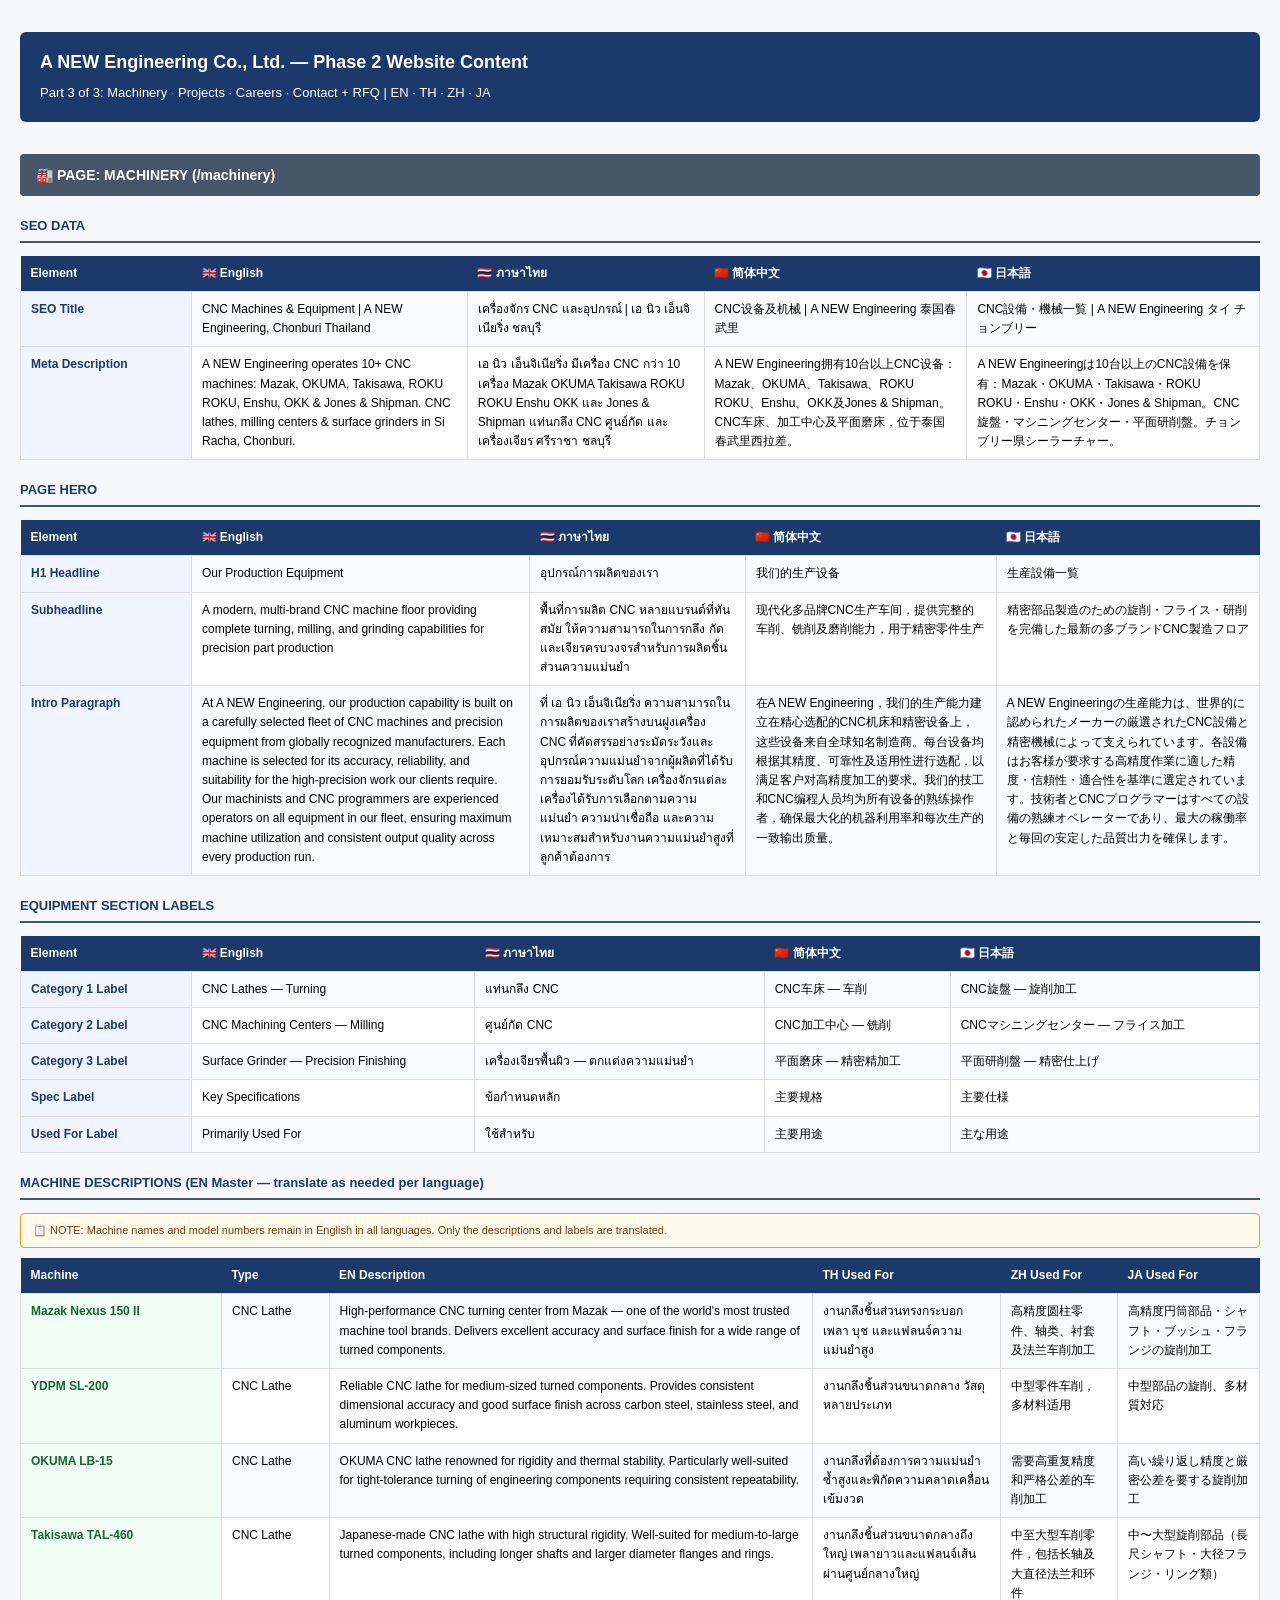
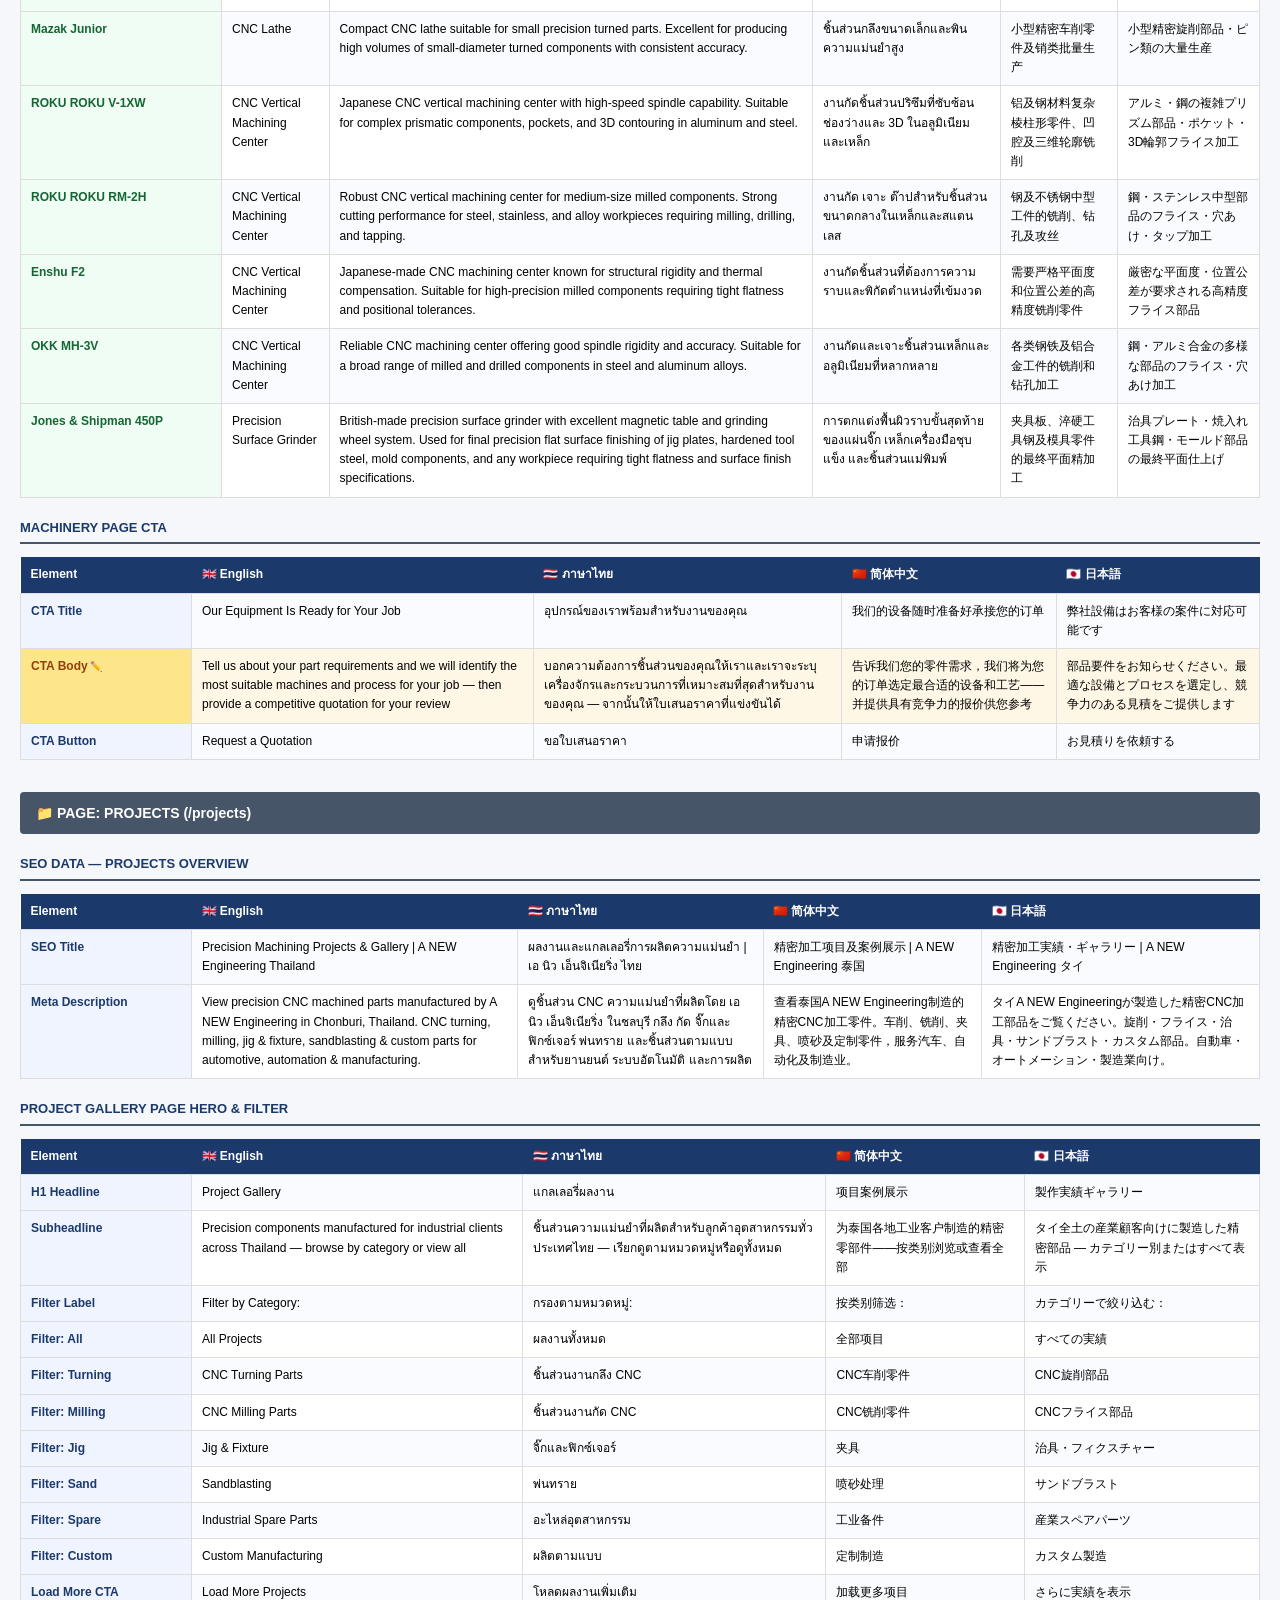
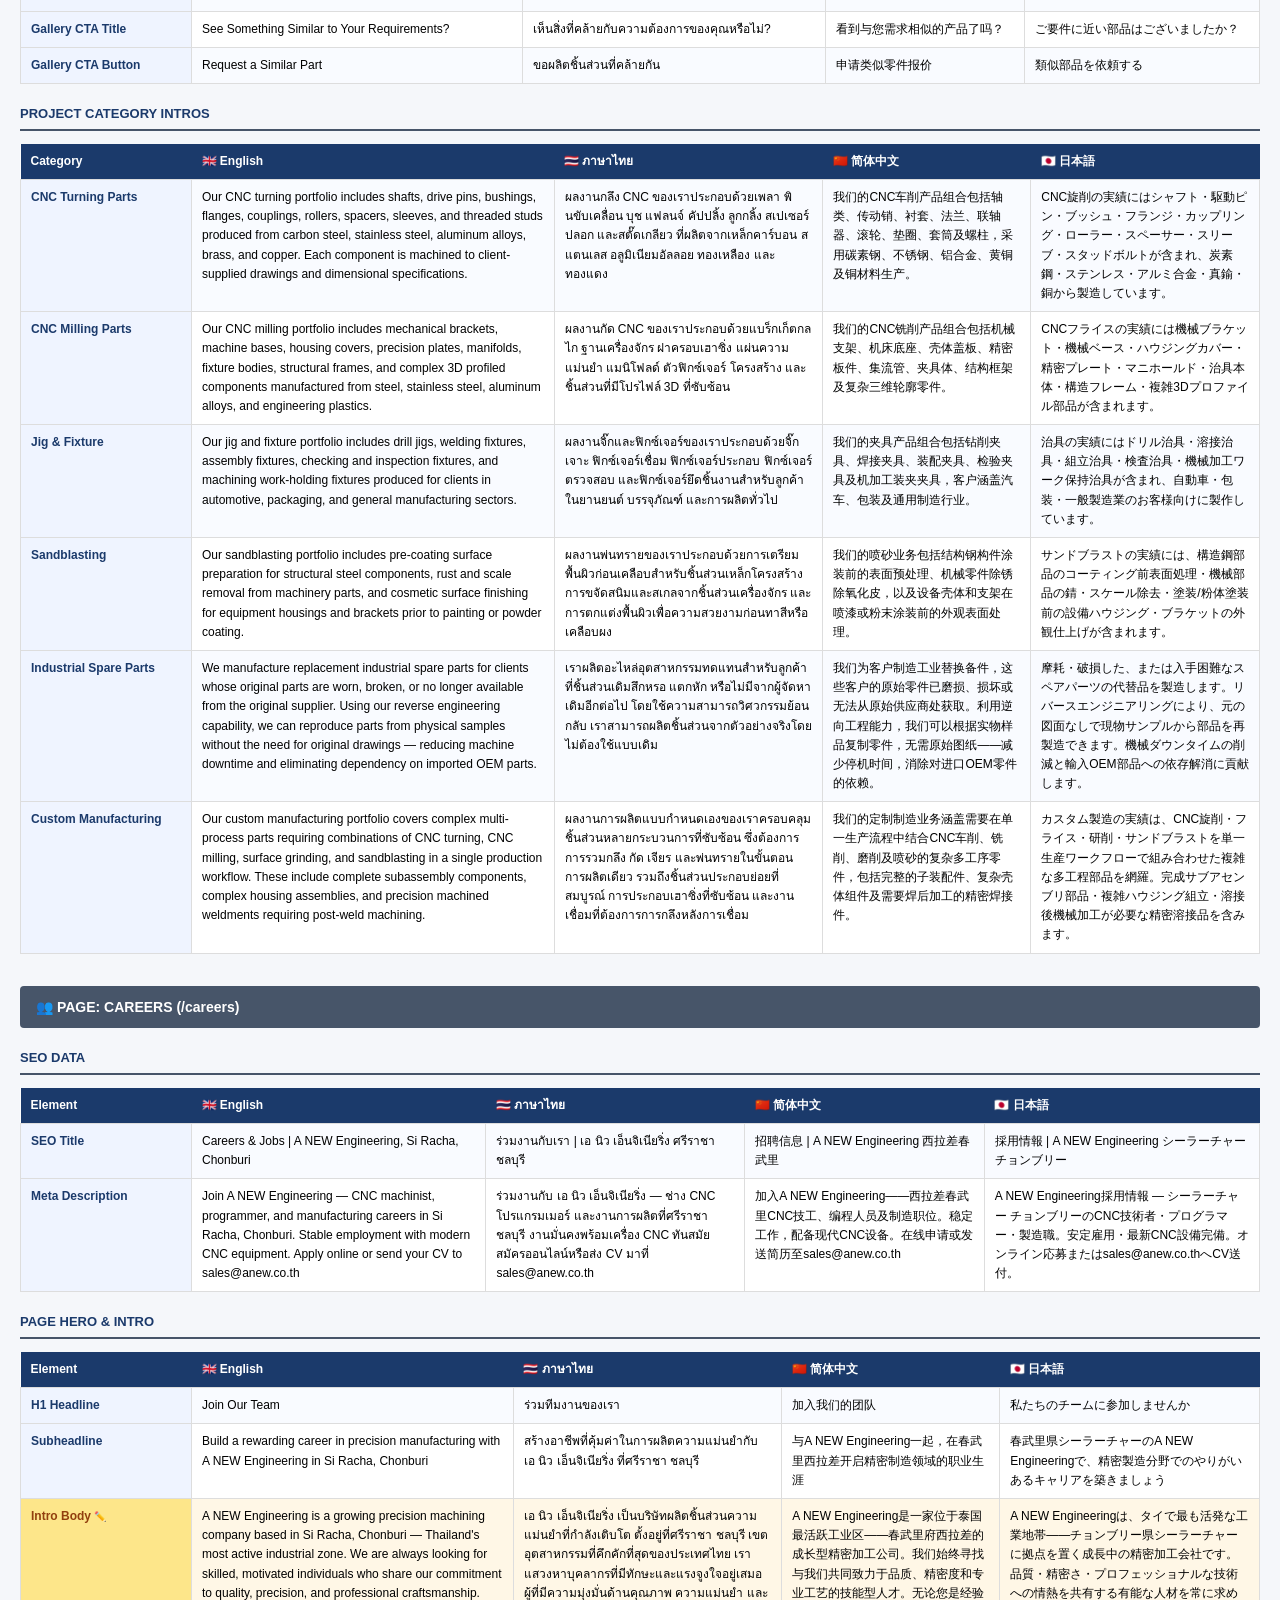
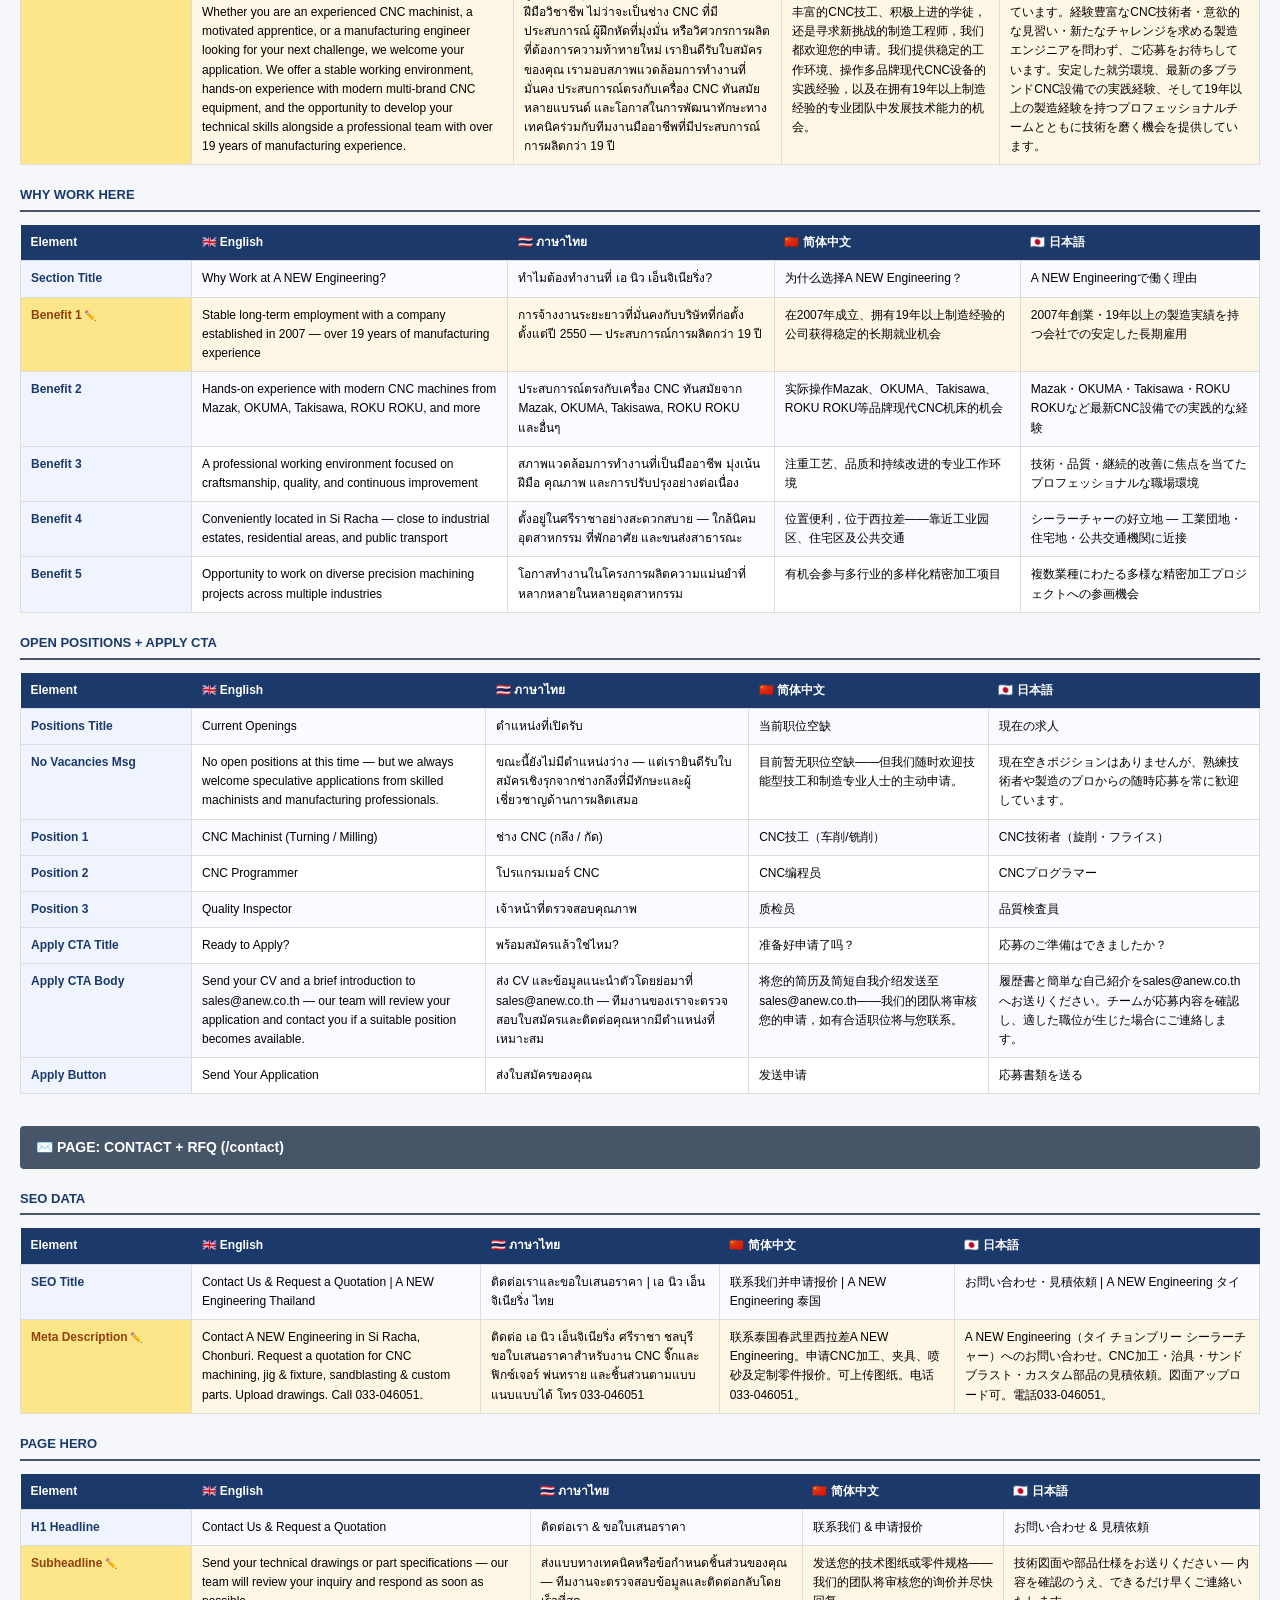
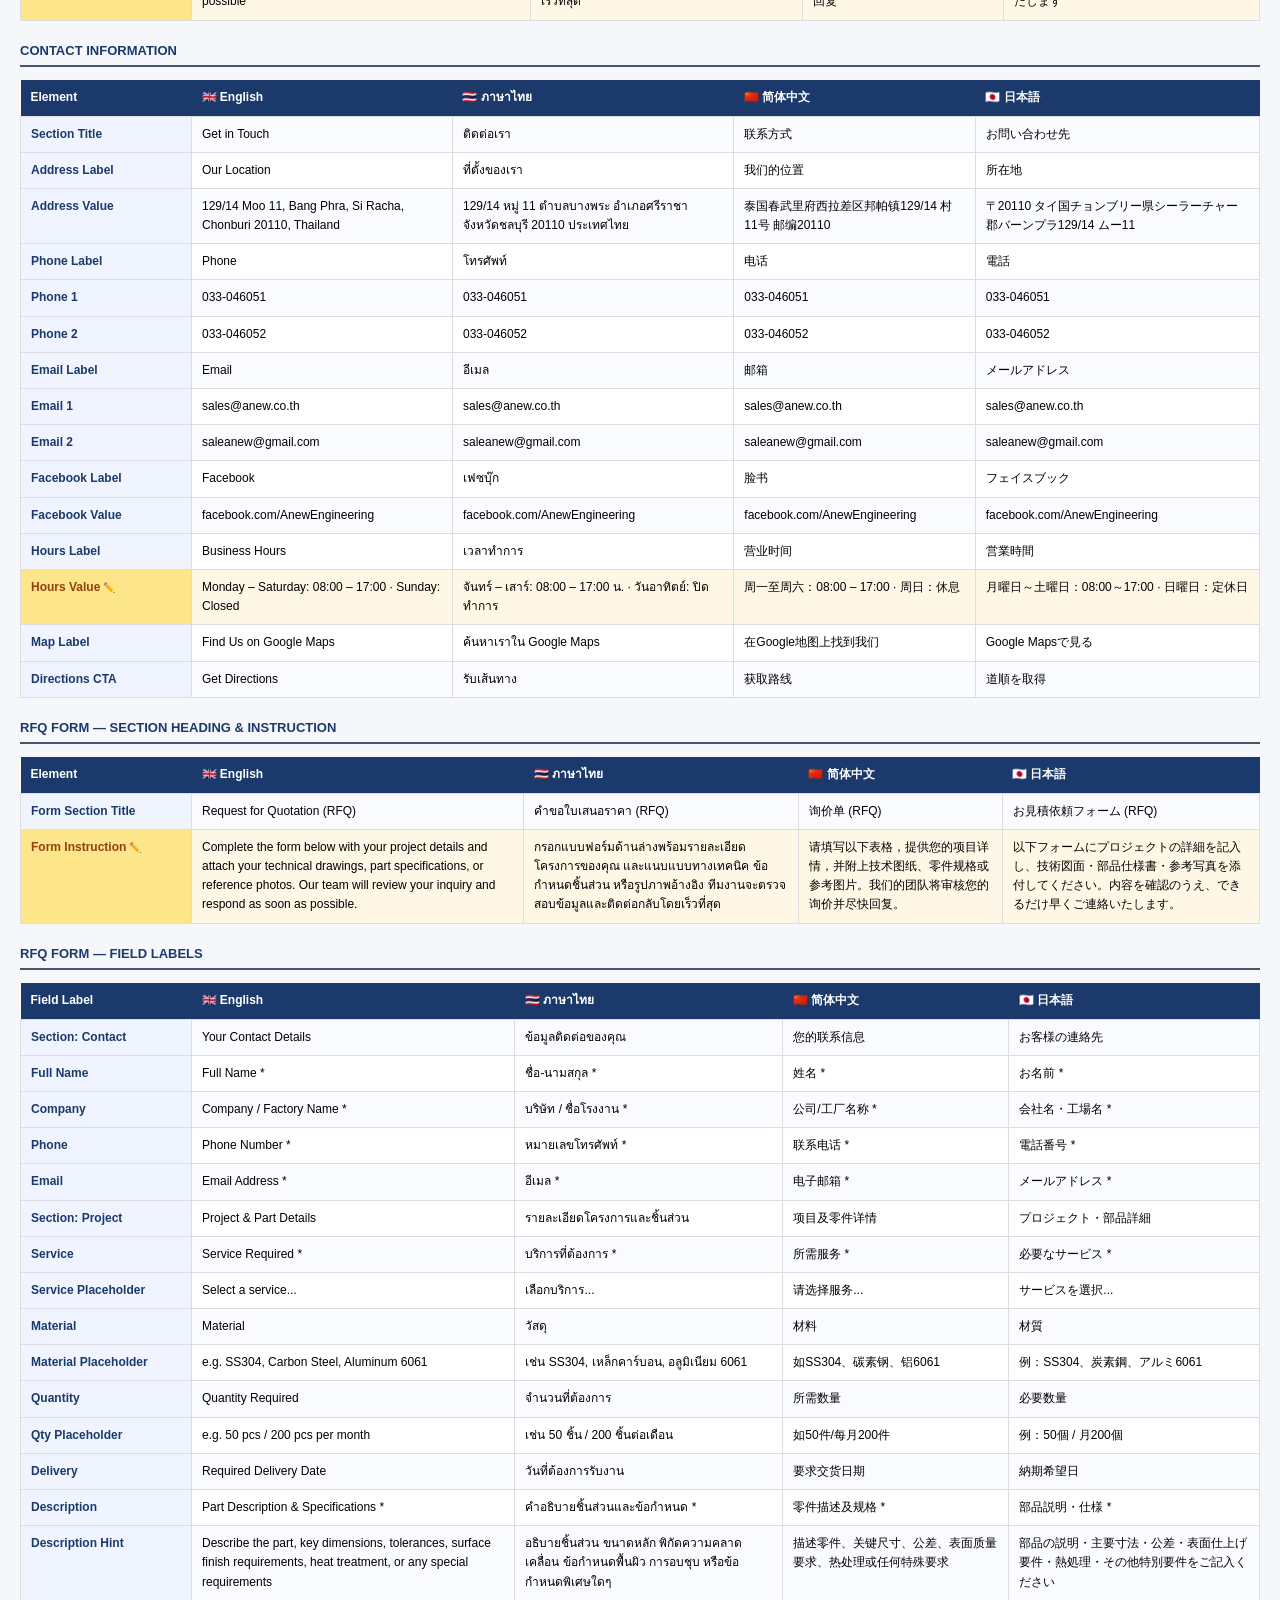
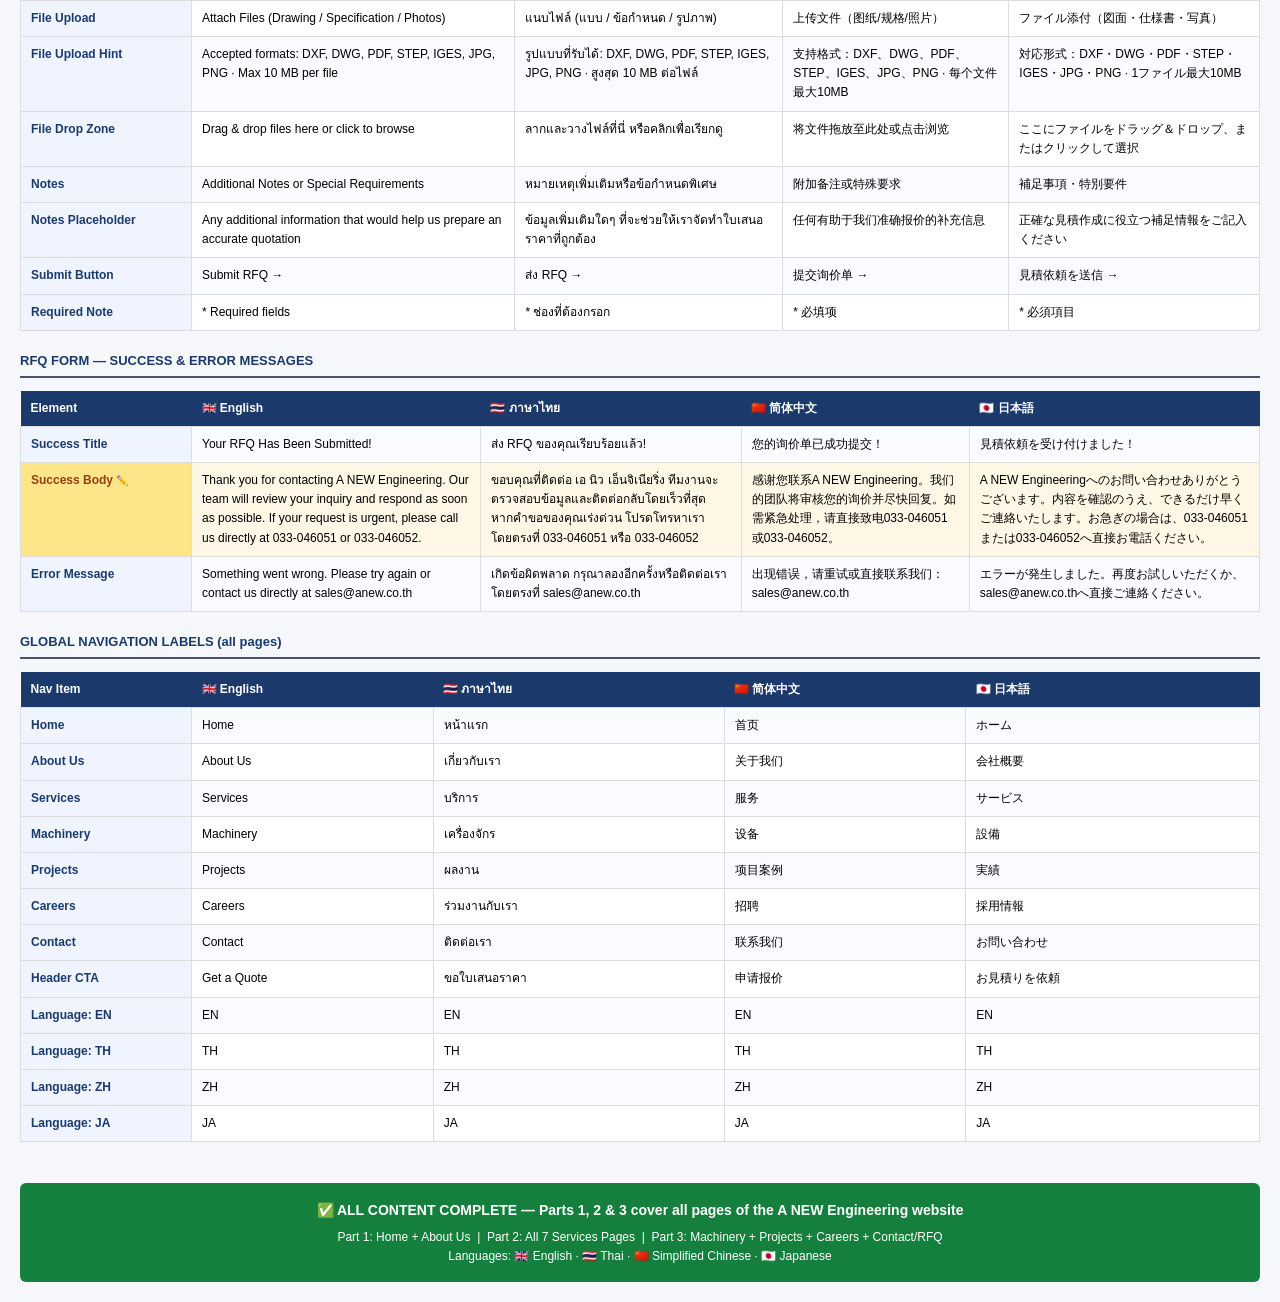
<file: content_part3_machinery_projects_careers_contact.html>
<!DOCTYPE html>
<html lang="en">
<head>
<meta charset="UTF-8">
<title>A NEW Engineering — Content Part 3: Machinery + Projects + Careers + Contact/RFQ</title>
<style>
  body { font-family: Arial, sans-serif; font-size: 13px; line-height: 1.6; max-width: 1400px; margin: 0 auto; padding: 20px; background: #f5f7fa; }
  h1 { background: #1B3A6B; color: #fff; padding: 16px 20px; border-radius: 6px; font-size: 18px; }
  h2 { background: #475569; color: #fff; padding: 10px 16px; border-radius: 4px; font-size: 14px; margin-top: 32px; }
  h3 { color: #1B3A6B; border-bottom: 2px solid #475569; padding-bottom: 4px; font-size: 13px; margin-top: 20px; }
  table { width: 100%; border-collapse: collapse; margin: 10px 0 20px; background: #fff; font-size: 12px; }
  th { background: #1B3A6B; color: #fff; padding: 8px 10px; text-align: left; font-weight: 600; }
  td { padding: 8px 10px; border: 1px solid #ddd; vertical-align: top; }
  td:first-child { background: #EFF4FF; font-weight: 700; color: #1B3A6B; width: 150px; }
  tr:nth-child(even) td:not(:first-child) { background: #f9fbff; }
  .note { background: #fffbeb; border: 1px solid #f59e0b; border-radius: 4px; padding: 8px 12px; font-size: 11px; color: #78350f; margin: 8px 0; }
  .machine-table td:first-child { width: 180px; background: #f0fdf4; color: #166534; }
  .revised td { background: #fff7e6 !important; }
  .revised td:first-child { background: #fde68a !important; color: #92400e !important; }
  .revised td:first-child::after { content: " ✏️"; font-size: 10px; }
</style>
</head>
<body>

<h1>A NEW Engineering Co., Ltd. — Phase 2 Website Content<br>
<span style="font-size:13px;font-weight:400;">Part 3 of 3: Machinery · Projects · Careers · Contact + RFQ | EN · TH · ZH · JA</span></h1>

<!-- ============================================================ -->
<!-- PAGE: MACHINERY -->
<!-- ============================================================ -->
<h2>🏭 PAGE: MACHINERY (/machinery)</h2>

<h3>SEO DATA</h3>
<table>
<tr><th>Element</th><th>🇬🇧 English</th><th>🇹🇭 ภาษาไทย</th><th>🇨🇳 简体中文</th><th>🇯🇵 日本語</th></tr>
<tr><td>SEO Title</td><td>CNC Machines &amp; Equipment | A NEW Engineering, Chonburi Thailand</td><td>เครื่องจักร CNC และอุปกรณ์ | เอ นิว เอ็นจิเนียริ่ง ชลบุรี</td><td>CNC设备及机械 | A NEW Engineering 泰国春武里</td><td>CNC設備・機械一覧 | A NEW Engineering タイ チョンブリー</td></tr>
<tr><td>Meta Description</td><td>A NEW Engineering operates 10+ CNC machines: Mazak, OKUMA, Takisawa, ROKU ROKU, Enshu, OKK &amp; Jones &amp; Shipman. CNC lathes, milling centers &amp; surface grinders in Si Racha, Chonburi.</td><td>เอ นิว เอ็นจิเนียริ่ง มีเครื่อง CNC กว่า 10 เครื่อง Mazak OKUMA Takisawa ROKU ROKU Enshu OKK และ Jones &amp; Shipman แท่นกลึง CNC ศูนย์กัด และเครื่องเจียร ศรีราชา ชลบุรี</td><td>A NEW Engineering拥有10台以上CNC设备：Mazak、OKUMA、Takisawa、ROKU ROKU、Enshu、OKK及Jones &amp; Shipman。CNC车床、加工中心及平面磨床，位于泰国春武里西拉差。</td><td>A NEW Engineeringは10台以上のCNC設備を保有：Mazak・OKUMA・Takisawa・ROKU ROKU・Enshu・OKK・Jones &amp; Shipman。CNC旋盤・マシニングセンター・平面研削盤。チョンブリー県シーラーチャー。</td></tr>
</table>

<h3>PAGE HERO</h3>
<table>
<tr><th>Element</th><th>🇬🇧 English</th><th>🇹🇭 ภาษาไทย</th><th>🇨🇳 简体中文</th><th>🇯🇵 日本語</th></tr>
<tr><td>H1 Headline</td><td>Our Production Equipment</td><td>อุปกรณ์การผลิตของเรา</td><td>我们的生产设备</td><td>生産設備一覧</td></tr>
<tr><td>Subheadline</td><td>A modern, multi-brand CNC machine floor providing complete turning, milling, and grinding capabilities for precision part production</td><td>พื้นที่การผลิต CNC หลายแบรนด์ที่ทันสมัย ให้ความสามารถในการกลึง กัด และเจียรครบวงจรสำหรับการผลิตชิ้นส่วนความแม่นยำ</td><td>现代化多品牌CNC生产车间，提供完整的车削、铣削及磨削能力，用于精密零件生产</td><td>精密部品製造のための旋削・フライス・研削を完備した最新の多ブランドCNC製造フロア</td></tr>
<tr><td>Intro Paragraph</td><td>At A NEW Engineering, our production capability is built on a carefully selected fleet of CNC machines and precision equipment from globally recognized manufacturers. Each machine is selected for its accuracy, reliability, and suitability for the high-precision work our clients require. Our machinists and CNC programmers are experienced operators on all equipment in our fleet, ensuring maximum machine utilization and consistent output quality across every production run.</td><td>ที่ เอ นิว เอ็นจิเนียริ่ง ความสามารถในการผลิตของเราสร้างบนฝูงเครื่อง CNC ที่คัดสรรอย่างระมัดระวังและอุปกรณ์ความแม่นยำจากผู้ผลิตที่ได้รับการยอมรับระดับโลก เครื่องจักรแต่ละเครื่องได้รับการเลือกตามความแม่นยำ ความน่าเชื่อถือ และความเหมาะสมสำหรับงานความแม่นยำสูงที่ลูกค้าต้องการ</td><td>在A NEW Engineering，我们的生产能力建立在精心选配的CNC机床和精密设备上，这些设备来自全球知名制造商。每台设备均根据其精度、可靠性及适用性进行选配，以满足客户对高精度加工的要求。我们的技工和CNC编程人员均为所有设备的熟练操作者，确保最大化的机器利用率和每次生产的一致输出质量。</td><td>A NEW Engineeringの生産能力は、世界的に認められたメーカーの厳選されたCNC設備と精密機械によって支えられています。各設備はお客様が要求する高精度作業に適した精度・信頼性・適合性を基準に選定されています。技術者とCNCプログラマーはすべての設備の熟練オペレーターであり、最大の稼働率と毎回の安定した品質出力を確保します。</td></tr>
</table>

<h3>EQUIPMENT SECTION LABELS</h3>
<table>
<tr><th>Element</th><th>🇬🇧 English</th><th>🇹🇭 ภาษาไทย</th><th>🇨🇳 简体中文</th><th>🇯🇵 日本語</th></tr>
<tr><td>Category 1 Label</td><td>CNC Lathes — Turning</td><td>แท่นกลึง CNC</td><td>CNC车床 — 车削</td><td>CNC旋盤 — 旋削加工</td></tr>
<tr><td>Category 2 Label</td><td>CNC Machining Centers — Milling</td><td>ศูนย์กัด CNC</td><td>CNC加工中心 — 铣削</td><td>CNCマシニングセンター — フライス加工</td></tr>
<tr><td>Category 3 Label</td><td>Surface Grinder — Precision Finishing</td><td>เครื่องเจียรพื้นผิว — ตกแต่งความแม่นยำ</td><td>平面磨床 — 精密精加工</td><td>平面研削盤 — 精密仕上げ</td></tr>
<tr><td>Spec Label</td><td>Key Specifications</td><td>ข้อกำหนดหลัก</td><td>主要规格</td><td>主要仕様</td></tr>
<tr><td>Used For Label</td><td>Primarily Used For</td><td>ใช้สำหรับ</td><td>主要用途</td><td>主な用途</td></tr>
</table>

<h3>MACHINE DESCRIPTIONS (EN Master — translate as needed per language)</h3>
<div class="note">📋 NOTE: Machine names and model numbers remain in English in all languages. Only the descriptions and labels are translated.</div>

<table class="machine-table">
<tr><th>Machine</th><th>Type</th><th>EN Description</th><th>TH Used For</th><th>ZH Used For</th><th>JA Used For</th></tr>
<tr>
  <td>Mazak Nexus 150 II</td>
  <td>CNC Lathe</td>
  <td>High-performance CNC turning center from Mazak — one of the world's most trusted machine tool brands. Delivers excellent accuracy and surface finish for a wide range of turned components.</td>
  <td>งานกลึงชิ้นส่วนทรงกระบอก เพลา บุช และแฟลนจ์ความแม่นยำสูง</td>
  <td>高精度圆柱零件、轴类、衬套及法兰车削加工</td>
  <td>高精度円筒部品・シャフト・ブッシュ・フランジの旋削加工</td>
</tr>
<tr>
  <td>YDPM SL-200</td>
  <td>CNC Lathe</td>
  <td>Reliable CNC lathe for medium-sized turned components. Provides consistent dimensional accuracy and good surface finish across carbon steel, stainless steel, and aluminum workpieces.</td>
  <td>งานกลึงชิ้นส่วนขนาดกลาง วัสดุหลายประเภท</td>
  <td>中型零件车削，多材料适用</td>
  <td>中型部品の旋削、多材質対応</td>
</tr>
<tr>
  <td>OKUMA LB-15</td>
  <td>CNC Lathe</td>
  <td>OKUMA CNC lathe renowned for rigidity and thermal stability. Particularly well-suited for tight-tolerance turning of engineering components requiring consistent repeatability.</td>
  <td>งานกลึงที่ต้องการความแม่นยำซ้ำสูงและพิกัดความคลาดเคลื่อนเข้มงวด</td>
  <td>需要高重复精度和严格公差的车削加工</td>
  <td>高い繰り返し精度と厳密公差を要する旋削加工</td>
</tr>
<tr>
  <td>Takisawa TAL-460</td>
  <td>CNC Lathe</td>
  <td>Japanese-made CNC lathe with high structural rigidity. Well-suited for medium-to-large turned components, including longer shafts and larger diameter flanges and rings.</td>
  <td>งานกลึงชิ้นส่วนขนาดกลางถึงใหญ่ เพลายาวและแฟลนจ์เส้นผ่านศูนย์กลางใหญ่</td>
  <td>中至大型车削零件，包括长轴及大直径法兰和环件</td>
  <td>中〜大型旋削部品（長尺シャフト・大径フランジ・リング類）</td>
</tr>
<tr>
  <td>Mazak Junior</td>
  <td>CNC Lathe</td>
  <td>Compact CNC lathe suitable for small precision turned parts. Excellent for producing high volumes of small-diameter turned components with consistent accuracy.</td>
  <td>ชิ้นส่วนกลึงขนาดเล็กและพินความแม่นยำสูง</td>
  <td>小型精密车削零件及销类批量生产</td>
  <td>小型精密旋削部品・ピン類の大量生産</td>
</tr>
<tr>
  <td>ROKU ROKU V-1XW</td>
  <td>CNC Vertical Machining Center</td>
  <td>Japanese CNC vertical machining center with high-speed spindle capability. Suitable for complex prismatic components, pockets, and 3D contouring in aluminum and steel.</td>
  <td>งานกัดชิ้นส่วนปริซึมที่ซับซ้อน ช่องว่างและ 3D ในอลูมิเนียมและเหล็ก</td>
  <td>铝及钢材料复杂棱柱形零件、凹腔及三维轮廓铣削</td>
  <td>アルミ・鋼の複雑プリズム部品・ポケット・3D輪郭フライス加工</td>
</tr>
<tr>
  <td>ROKU ROKU RM-2H</td>
  <td>CNC Vertical Machining Center</td>
  <td>Robust CNC vertical machining center for medium-size milled components. Strong cutting performance for steel, stainless, and alloy workpieces requiring milling, drilling, and tapping.</td>
  <td>งานกัด เจาะ ต๊าปสำหรับชิ้นส่วนขนาดกลางในเหล็กและสแตนเลส</td>
  <td>钢及不锈钢中型工件的铣削、钻孔及攻丝</td>
  <td>鋼・ステンレス中型部品のフライス・穴あけ・タップ加工</td>
</tr>
<tr>
  <td>Enshu F2</td>
  <td>CNC Vertical Machining Center</td>
  <td>Japanese-made CNC machining center known for structural rigidity and thermal compensation. Suitable for high-precision milled components requiring tight flatness and positional tolerances.</td>
  <td>งานกัดชิ้นส่วนที่ต้องการความราบและพิกัดตำแหน่งที่เข้มงวด</td>
  <td>需要严格平面度和位置公差的高精度铣削零件</td>
  <td>厳密な平面度・位置公差が要求される高精度フライス部品</td>
</tr>
<tr>
  <td>OKK MH-3V</td>
  <td>CNC Vertical Machining Center</td>
  <td>Reliable CNC machining center offering good spindle rigidity and accuracy. Suitable for a broad range of milled and drilled components in steel and aluminum alloys.</td>
  <td>งานกัดและเจาะชิ้นส่วนเหล็กและอลูมิเนียมที่หลากหลาย</td>
  <td>各类钢铁及铝合金工件的铣削和钻孔加工</td>
  <td>鋼・アルミ合金の多様な部品のフライス・穴あけ加工</td>
</tr>
<tr>
  <td>Jones &amp; Shipman 450P</td>
  <td>Precision Surface Grinder</td>
  <td>British-made precision surface grinder with excellent magnetic table and grinding wheel system. Used for final precision flat surface finishing of jig plates, hardened tool steel, mold components, and any workpiece requiring tight flatness and surface finish specifications.</td>
  <td>การตกแต่งพื้นผิวราบขั้นสุดท้ายของแผ่นจิ๊ก เหล็กเครื่องมือชุบแข็ง และชิ้นส่วนแม่พิมพ์</td>
  <td>夹具板、淬硬工具钢及模具零件的最终平面精加工</td>
  <td>治具プレート・焼入れ工具鋼・モールド部品の最終平面仕上げ</td>
</tr>
</table>

<h3>MACHINERY PAGE CTA</h3>
<table>
<tr><th>Element</th><th>🇬🇧 English</th><th>🇹🇭 ภาษาไทย</th><th>🇨🇳 简体中文</th><th>🇯🇵 日本語</th></tr>
<tr><td>CTA Title</td><td>Our Equipment Is Ready for Your Job</td><td>อุปกรณ์ของเราพร้อมสำหรับงานของคุณ</td><td>我们的设备随时准备好承接您的订单</td><td>弊社設備はお客様の案件に対応可能です</td></tr>
<tr class="revised"><td>CTA Body</td><td>Tell us about your part requirements and we will identify the most suitable machines and process for your job — then provide a competitive quotation for your review</td><td>บอกความต้องการชิ้นส่วนของคุณให้เราและเราจะระบุเครื่องจักรและกระบวนการที่เหมาะสมที่สุดสำหรับงานของคุณ — จากนั้นให้ใบเสนอราคาที่แข่งขันได้</td><td>告诉我们您的零件需求，我们将为您的订单选定最合适的设备和工艺——并提供具有竞争力的报价供您参考</td><td>部品要件をお知らせください。最適な設備とプロセスを選定し、競争力のある見積をご提供します</td></tr>
<tr><td>CTA Button</td><td>Request a Quotation</td><td>ขอใบเสนอราคา</td><td>申请报价</td><td>お見積りを依頼する</td></tr>
</table>

<!-- ============================================================ -->
<!-- PAGE: PROJECTS -->
<!-- ============================================================ -->
<h2>📁 PAGE: PROJECTS (/projects)</h2>

<h3>SEO DATA — PROJECTS OVERVIEW</h3>
<table>
<tr><th>Element</th><th>🇬🇧 English</th><th>🇹🇭 ภาษาไทย</th><th>🇨🇳 简体中文</th><th>🇯🇵 日本語</th></tr>
<tr><td>SEO Title</td><td>Precision Machining Projects &amp; Gallery | A NEW Engineering Thailand</td><td>ผลงานและแกลเลอรี่การผลิตความแม่นยำ | เอ นิว เอ็นจิเนียริ่ง ไทย</td><td>精密加工项目及案例展示 | A NEW Engineering 泰国</td><td>精密加工実績・ギャラリー | A NEW Engineering タイ</td></tr>
<tr><td>Meta Description</td><td>View precision CNC machined parts manufactured by A NEW Engineering in Chonburi, Thailand. CNC turning, milling, jig &amp; fixture, sandblasting &amp; custom parts for automotive, automation &amp; manufacturing.</td><td>ดูชิ้นส่วน CNC ความแม่นยำที่ผลิตโดย เอ นิว เอ็นจิเนียริ่ง ในชลบุรี กลึง กัด จิ๊กและฟิกซ์เจอร์ พ่นทราย และชิ้นส่วนตามแบบสำหรับยานยนต์ ระบบอัตโนมัติ และการผลิต</td><td>查看泰国A NEW Engineering制造的精密CNC加工零件。车削、铣削、夹具、喷砂及定制零件，服务汽车、自动化及制造业。</td><td>タイA NEW Engineeringが製造した精密CNC加工部品をご覧ください。旋削・フライス・治具・サンドブラスト・カスタム部品。自動車・オートメーション・製造業向け。</td></tr>
</table>

<h3>PROJECT GALLERY PAGE HERO &amp; FILTER</h3>
<table>
<tr><th>Element</th><th>🇬🇧 English</th><th>🇹🇭 ภาษาไทย</th><th>🇨🇳 简体中文</th><th>🇯🇵 日本語</th></tr>
<tr><td>H1 Headline</td><td>Project Gallery</td><td>แกลเลอรี่ผลงาน</td><td>项目案例展示</td><td>製作実績ギャラリー</td></tr>
<tr><td>Subheadline</td><td>Precision components manufactured for industrial clients across Thailand — browse by category or view all</td><td>ชิ้นส่วนความแม่นยำที่ผลิตสำหรับลูกค้าอุตสาหกรรมทั่วประเทศไทย — เรียกดูตามหมวดหมู่หรือดูทั้งหมด</td><td>为泰国各地工业客户制造的精密零部件——按类别浏览或查看全部</td><td>タイ全土の産業顧客向けに製造した精密部品 — カテゴリー別またはすべて表示</td></tr>
<tr><td>Filter Label</td><td>Filter by Category:</td><td>กรองตามหมวดหมู่:</td><td>按类别筛选：</td><td>カテゴリーで絞り込む：</td></tr>
<tr><td>Filter: All</td><td>All Projects</td><td>ผลงานทั้งหมด</td><td>全部项目</td><td>すべての実績</td></tr>
<tr><td>Filter: Turning</td><td>CNC Turning Parts</td><td>ชิ้นส่วนงานกลึง CNC</td><td>CNC车削零件</td><td>CNC旋削部品</td></tr>
<tr><td>Filter: Milling</td><td>CNC Milling Parts</td><td>ชิ้นส่วนงานกัด CNC</td><td>CNC铣削零件</td><td>CNCフライス部品</td></tr>
<tr><td>Filter: Jig</td><td>Jig &amp; Fixture</td><td>จิ๊กและฟิกซ์เจอร์</td><td>夹具</td><td>治具・フィクスチャー</td></tr>
<tr><td>Filter: Sand</td><td>Sandblasting</td><td>พ่นทราย</td><td>喷砂处理</td><td>サンドブラスト</td></tr>
<tr><td>Filter: Spare</td><td>Industrial Spare Parts</td><td>อะไหล่อุตสาหกรรม</td><td>工业备件</td><td>産業スペアパーツ</td></tr>
<tr><td>Filter: Custom</td><td>Custom Manufacturing</td><td>ผลิตตามแบบ</td><td>定制制造</td><td>カスタム製造</td></tr>
<tr><td>Load More CTA</td><td>Load More Projects</td><td>โหลดผลงานเพิ่มเติม</td><td>加载更多项目</td><td>さらに実績を表示</td></tr>
<tr><td>Gallery CTA Title</td><td>See Something Similar to Your Requirements?</td><td>เห็นสิ่งที่คล้ายกับความต้องการของคุณหรือไม่?</td><td>看到与您需求相似的产品了吗？</td><td>ご要件に近い部品はございましたか？</td></tr>
<tr><td>Gallery CTA Button</td><td>Request a Similar Part</td><td>ขอผลิตชิ้นส่วนที่คล้ายกัน</td><td>申请类似零件报价</td><td>類似部品を依頼する</td></tr>
</table>

<h3>PROJECT CATEGORY INTROS</h3>
<table>
<tr><th>Category</th><th>🇬🇧 English</th><th>🇹🇭 ภาษาไทย</th><th>🇨🇳 简体中文</th><th>🇯🇵 日本語</th></tr>
<tr>
  <td>CNC Turning Parts</td>
  <td>Our CNC turning portfolio includes shafts, drive pins, bushings, flanges, couplings, rollers, spacers, sleeves, and threaded studs produced from carbon steel, stainless steel, aluminum alloys, brass, and copper. Each component is machined to client-supplied drawings and dimensional specifications.</td>
  <td>ผลงานกลึง CNC ของเราประกอบด้วยเพลา พินขับเคลื่อน บุช แฟลนจ์ คัปปลิ้ง ลูกกลิ้ง สเปเซอร์ ปลอก และสตั๊ดเกลียว ที่ผลิตจากเหล็กคาร์บอน สแตนเลส อลูมิเนียมอัลลอย ทองเหลือง และทองแดง</td>
  <td>我们的CNC车削产品组合包括轴类、传动销、衬套、法兰、联轴器、滚轮、垫圈、套筒及螺柱，采用碳素钢、不锈钢、铝合金、黄铜及铜材料生产。</td>
  <td>CNC旋削の実績にはシャフト・駆動ピン・ブッシュ・フランジ・カップリング・ローラー・スペーサー・スリーブ・スタッドボルトが含まれ、炭素鋼・ステンレス・アルミ合金・真鍮・銅から製造しています。</td>
</tr>
<tr>
  <td>CNC Milling Parts</td>
  <td>Our CNC milling portfolio includes mechanical brackets, machine bases, housing covers, precision plates, manifolds, fixture bodies, structural frames, and complex 3D profiled components manufactured from steel, stainless steel, aluminum alloys, and engineering plastics.</td>
  <td>ผลงานกัด CNC ของเราประกอบด้วยแบร็กเก็ตกลไก ฐานเครื่องจักร ฝาครอบเฮาซิ่ง แผ่นความแม่นยำ แมนิโฟลด์ ตัวฟิกซ์เจอร์ โครงสร้าง และชิ้นส่วนที่มีโปรไฟล์ 3D ที่ซับซ้อน</td>
  <td>我们的CNC铣削产品组合包括机械支架、机床底座、壳体盖板、精密板件、集流管、夹具体、结构框架及复杂三维轮廓零件。</td>
  <td>CNCフライスの実績には機械ブラケット・機械ベース・ハウジングカバー・精密プレート・マニホールド・治具本体・構造フレーム・複雑3Dプロファイル部品が含まれます。</td>
</tr>
<tr>
  <td>Jig &amp; Fixture</td>
  <td>Our jig and fixture portfolio includes drill jigs, welding fixtures, assembly fixtures, checking and inspection fixtures, and machining work-holding fixtures produced for clients in automotive, packaging, and general manufacturing sectors.</td>
  <td>ผลงานจิ๊กและฟิกซ์เจอร์ของเราประกอบด้วยจิ๊กเจาะ ฟิกซ์เจอร์เชื่อม ฟิกซ์เจอร์ประกอบ ฟิกซ์เจอร์ตรวจสอบ และฟิกซ์เจอร์ยึดชิ้นงานสำหรับลูกค้าในยานยนต์ บรรจุภัณฑ์ และการผลิตทั่วไป</td>
  <td>我们的夹具产品组合包括钻削夹具、焊接夹具、装配夹具、检验夹具及机加工装夹夹具，客户涵盖汽车、包装及通用制造行业。</td>
  <td>治具の実績にはドリル治具・溶接治具・組立治具・検査治具・機械加工ワーク保持治具が含まれ、自動車・包装・一般製造業のお客様向けに製作しています。</td>
</tr>
<tr>
  <td>Sandblasting</td>
  <td>Our sandblasting portfolio includes pre-coating surface preparation for structural steel components, rust and scale removal from machinery parts, and cosmetic surface finishing for equipment housings and brackets prior to painting or powder coating.</td>
  <td>ผลงานพ่นทรายของเราประกอบด้วยการเตรียมพื้นผิวก่อนเคลือบสำหรับชิ้นส่วนเหล็กโครงสร้าง การขจัดสนิมและสเกลจากชิ้นส่วนเครื่องจักร และการตกแต่งพื้นผิวเพื่อความสวยงามก่อนทาสีหรือเคลือบผง</td>
  <td>我们的喷砂业务包括结构钢构件涂装前的表面预处理、机械零件除锈除氧化皮，以及设备壳体和支架在喷漆或粉末涂装前的外观表面处理。</td>
  <td>サンドブラストの実績には、構造鋼部品のコーティング前表面処理・機械部品の錆・スケール除去・塗装/粉体塗装前の設備ハウジング・ブラケットの外観仕上げが含まれます。</td>
</tr>
<tr>
  <td>Industrial Spare Parts</td>
  <td>We manufacture replacement industrial spare parts for clients whose original parts are worn, broken, or no longer available from the original supplier. Using our reverse engineering capability, we can reproduce parts from physical samples without the need for original drawings — reducing machine downtime and eliminating dependency on imported OEM parts.</td>
  <td>เราผลิตอะไหล่อุตสาหกรรมทดแทนสำหรับลูกค้าที่ชิ้นส่วนเดิมสึกหรอ แตกหัก หรือไม่มีจากผู้จัดหาเดิมอีกต่อไป โดยใช้ความสามารถวิศวกรรมย้อนกลับ เราสามารถผลิตชิ้นส่วนจากตัวอย่างจริงโดยไม่ต้องใช้แบบเดิม</td>
  <td>我们为客户制造工业替换备件，这些客户的原始零件已磨损、损坏或无法从原始供应商处获取。利用逆向工程能力，我们可以根据实物样品复制零件，无需原始图纸——减少停机时间，消除对进口OEM零件的依赖。</td>
  <td>摩耗・破損した、または入手困難なスペアパーツの代替品を製造します。リバースエンジニアリングにより、元の図面なしで現物サンプルから部品を再製造できます。機械ダウンタイムの削減と輸入OEM部品への依存解消に貢献します。</td>
</tr>
<tr>
  <td>Custom Manufacturing</td>
  <td>Our custom manufacturing portfolio covers complex multi-process parts requiring combinations of CNC turning, CNC milling, surface grinding, and sandblasting in a single production workflow. These include complete subassembly components, complex housing assemblies, and precision machined weldments requiring post-weld machining.</td>
  <td>ผลงานการผลิตแบบกำหนดเองของเราครอบคลุมชิ้นส่วนหลายกระบวนการที่ซับซ้อน ซึ่งต้องการการรวมกลึง กัด เจียร และพ่นทรายในขั้นตอนการผลิตเดียว รวมถึงชิ้นส่วนประกอบย่อยที่สมบูรณ์ การประกอบเฮาซิ่งที่ซับซ้อน และงานเชื่อมที่ต้องการการกลึงหลังการเชื่อม</td>
  <td>我们的定制制造业务涵盖需要在单一生产流程中结合CNC车削、铣削、磨削及喷砂的复杂多工序零件，包括完整的子装配件、复杂壳体组件及需要焊后加工的精密焊接件。</td>
  <td>カスタム製造の実績は、CNC旋削・フライス・研削・サンドブラストを単一生産ワークフローで組み合わせた複雑な多工程部品を網羅。完成サブアセンブリ部品・複雑ハウジング組立・溶接後機械加工が必要な精密溶接品を含みます。</td>
</tr>
</table>

<!-- ============================================================ -->
<!-- PAGE: CAREERS -->
<!-- ============================================================ -->
<h2>👥 PAGE: CAREERS (/careers)</h2>

<h3>SEO DATA</h3>
<table>
<tr><th>Element</th><th>🇬🇧 English</th><th>🇹🇭 ภาษาไทย</th><th>🇨🇳 简体中文</th><th>🇯🇵 日本語</th></tr>
<tr><td>SEO Title</td><td>Careers &amp; Jobs | A NEW Engineering, Si Racha, Chonburi</td><td>ร่วมงานกับเรา | เอ นิว เอ็นจิเนียริ่ง ศรีราชา ชลบุรี</td><td>招聘信息 | A NEW Engineering 西拉差春武里</td><td>採用情報 | A NEW Engineering シーラーチャー チョンブリー</td></tr>
<tr><td>Meta Description</td><td>Join A NEW Engineering — CNC machinist, programmer, and manufacturing careers in Si Racha, Chonburi. Stable employment with modern CNC equipment. Apply online or send your CV to sales@anew.co.th</td><td>ร่วมงานกับ เอ นิว เอ็นจิเนียริ่ง — ช่าง CNC โปรแกรมเมอร์ และงานการผลิตที่ศรีราชา ชลบุรี งานมั่นคงพร้อมเครื่อง CNC ทันสมัย สมัครออนไลน์หรือส่ง CV มาที่ sales@anew.co.th</td><td>加入A NEW Engineering——西拉差春武里CNC技工、编程人员及制造职位。稳定工作，配备现代CNC设备。在线申请或发送简历至sales@anew.co.th</td><td>A NEW Engineering採用情報 — シーラーチャー チョンブリーのCNC技術者・プログラマー・製造職。安定雇用・最新CNC設備完備。オンライン応募またはsales@anew.co.thへCV送付。</td></tr>
</table>

<h3>PAGE HERO &amp; INTRO</h3>
<table>
<tr><th>Element</th><th>🇬🇧 English</th><th>🇹🇭 ภาษาไทย</th><th>🇨🇳 简体中文</th><th>🇯🇵 日本語</th></tr>
<tr><td>H1 Headline</td><td>Join Our Team</td><td>ร่วมทีมงานของเรา</td><td>加入我们的团队</td><td>私たちのチームに参加しませんか</td></tr>
<tr><td>Subheadline</td><td>Build a rewarding career in precision manufacturing with A NEW Engineering in Si Racha, Chonburi</td><td>สร้างอาชีพที่คุ้มค่าในการผลิตความแม่นยำกับ เอ นิว เอ็นจิเนียริ่ง ที่ศรีราชา ชลบุรี</td><td>与A NEW Engineering一起，在春武里西拉差开启精密制造领域的职业生涯</td><td>春武里県シーラーチャーのA NEW Engineeringで、精密製造分野でのやりがいあるキャリアを築きましょう</td></tr>
<tr class="revised"><td>Intro Body</td><td>A NEW Engineering is a growing precision machining company based in Si Racha, Chonburi — Thailand's most active industrial zone. We are always looking for skilled, motivated individuals who share our commitment to quality, precision, and professional craftsmanship. Whether you are an experienced CNC machinist, a motivated apprentice, or a manufacturing engineer looking for your next challenge, we welcome your application. We offer a stable working environment, hands-on experience with modern multi-brand CNC equipment, and the opportunity to develop your technical skills alongside a professional team with over 19 years of manufacturing experience.</td>
<td>เอ นิว เอ็นจิเนียริ่ง เป็นบริษัทผลิตชิ้นส่วนความแม่นยำที่กำลังเติบโต ตั้งอยู่ที่ศรีราชา ชลบุรี เขตอุตสาหกรรมที่คึกคักที่สุดของประเทศไทย เราแสวงหาบุคลากรที่มีทักษะและแรงจูงใจอยู่เสมอ ผู้ที่มีความมุ่งมั่นด้านคุณภาพ ความแม่นยำ และฝีมือวิชาชีพ ไม่ว่าจะเป็นช่าง CNC ที่มีประสบการณ์ ผู้ฝึกหัดที่มุ่งมั่น หรือวิศวกรการผลิตที่ต้องการความท้าทายใหม่ เรายินดีรับใบสมัครของคุณ เรามอบสภาพแวดล้อมการทำงานที่มั่นคง ประสบการณ์ตรงกับเครื่อง CNC ทันสมัยหลายแบรนด์ และโอกาสในการพัฒนาทักษะทางเทคนิคร่วมกับทีมงานมืออาชีพที่มีประสบการณ์การผลิตกว่า 19 ปี</td>
<td>A NEW Engineering是一家位于泰国最活跃工业区——春武里府西拉差的成长型精密加工公司。我们始终寻找与我们共同致力于品质、精密度和专业工艺的技能型人才。无论您是经验丰富的CNC技工、积极上进的学徒，还是寻求新挑战的制造工程师，我们都欢迎您的申请。我们提供稳定的工作环境、操作多品牌现代CNC设备的实践经验，以及在拥有19年以上制造经验的专业团队中发展技术能力的机会。</td>
<td>A NEW Engineeringは、タイで最も活発な工業地帯——チョンブリー県シーラーチャーに拠点を置く成長中の精密加工会社です。品質・精密さ・プロフェッショナルな技術への情熱を共有する有能な人材を常に求めています。経験豊富なCNC技術者・意欲的な見習い・新たなチャレンジを求める製造エンジニアを問わず、ご応募をお待ちしています。安定した就労環境、最新の多ブランドCNC設備での実践経験、そして19年以上の製造経験を持つプロフェッショナルチームとともに技術を磨く機会を提供しています。</td></tr>
</table>

<h3>WHY WORK HERE</h3>
<table>
<tr><th>Element</th><th>🇬🇧 English</th><th>🇹🇭 ภาษาไทย</th><th>🇨🇳 简体中文</th><th>🇯🇵 日本語</th></tr>
<tr><td>Section Title</td><td>Why Work at A NEW Engineering?</td><td>ทำไมต้องทำงานที่ เอ นิว เอ็นจิเนียริ่ง?</td><td>为什么选择A NEW Engineering？</td><td>A NEW Engineeringで働く理由</td></tr>
<tr class="revised"><td>Benefit 1</td><td>Stable long-term employment with a company established in 2007 — over 19 years of manufacturing experience</td><td>การจ้างงานระยะยาวที่มั่นคงกับบริษัทที่ก่อตั้งตั้งแต่ปี 2550 — ประสบการณ์การผลิตกว่า 19 ปี</td><td>在2007年成立、拥有19年以上制造经验的公司获得稳定的长期就业机会</td><td>2007年創業・19年以上の製造実績を持つ会社での安定した長期雇用</td></tr>
<tr><td>Benefit 2</td><td>Hands-on experience with modern CNC machines from Mazak, OKUMA, Takisawa, ROKU ROKU, and more</td><td>ประสบการณ์ตรงกับเครื่อง CNC ทันสมัยจาก Mazak, OKUMA, Takisawa, ROKU ROKU และอื่นๆ</td><td>实际操作Mazak、OKUMA、Takisawa、ROKU ROKU等品牌现代CNC机床的机会</td><td>Mazak・OKUMA・Takisawa・ROKU ROKUなど最新CNC設備での実践的な経験</td></tr>
<tr><td>Benefit 3</td><td>A professional working environment focused on craftsmanship, quality, and continuous improvement</td><td>สภาพแวดล้อมการทำงานที่เป็นมืออาชีพ มุ่งเน้นฝีมือ คุณภาพ และการปรับปรุงอย่างต่อเนื่อง</td><td>注重工艺、品质和持续改进的专业工作环境</td><td>技術・品質・継続的改善に焦点を当てたプロフェッショナルな職場環境</td></tr>
<tr><td>Benefit 4</td><td>Conveniently located in Si Racha — close to industrial estates, residential areas, and public transport</td><td>ตั้งอยู่ในศรีราชาอย่างสะดวกสบาย — ใกล้นิคมอุตสาหกรรม ที่พักอาศัย และขนส่งสาธารณะ</td><td>位置便利，位于西拉差——靠近工业园区、住宅区及公共交通</td><td>シーラーチャーの好立地 — 工業団地・住宅地・公共交通機関に近接</td></tr>
<tr><td>Benefit 5</td><td>Opportunity to work on diverse precision machining projects across multiple industries</td><td>โอกาสทำงานในโครงการผลิตความแม่นยำที่หลากหลายในหลายอุตสาหกรรม</td><td>有机会参与多行业的多样化精密加工项目</td><td>複数業種にわたる多様な精密加工プロジェクトへの参画機会</td></tr>
</table>

<h3>OPEN POSITIONS + APPLY CTA</h3>
<table>
<tr><th>Element</th><th>🇬🇧 English</th><th>🇹🇭 ภาษาไทย</th><th>🇨🇳 简体中文</th><th>🇯🇵 日本語</th></tr>
<tr><td>Positions Title</td><td>Current Openings</td><td>ตำแหน่งที่เปิดรับ</td><td>当前职位空缺</td><td>現在の求人</td></tr>
<tr><td>No Vacancies Msg</td><td>No open positions at this time — but we always welcome speculative applications from skilled machinists and manufacturing professionals.</td><td>ขณะนี้ยังไม่มีตำแหน่งว่าง — แต่เรายินดีรับใบสมัครเชิงรุกจากช่างกลึงที่มีทักษะและผู้เชี่ยวชาญด้านการผลิตเสมอ</td><td>目前暂无职位空缺——但我们随时欢迎技能型技工和制造专业人士的主动申请。</td><td>現在空きポジションはありませんが、熟練技術者や製造のプロからの随時応募を常に歓迎しています。</td></tr>
<tr><td>Position 1</td><td>CNC Machinist (Turning / Milling)</td><td>ช่าง CNC (กลึง / กัด)</td><td>CNC技工（车削/铣削）</td><td>CNC技術者（旋削・フライス）</td></tr>
<tr><td>Position 2</td><td>CNC Programmer</td><td>โปรแกรมเมอร์ CNC</td><td>CNC编程员</td><td>CNCプログラマー</td></tr>
<tr><td>Position 3</td><td>Quality Inspector</td><td>เจ้าหน้าที่ตรวจสอบคุณภาพ</td><td>质检员</td><td>品質検査員</td></tr>
<tr><td>Apply CTA Title</td><td>Ready to Apply?</td><td>พร้อมสมัครแล้วใช่ไหม?</td><td>准备好申请了吗？</td><td>応募のご準備はできましたか？</td></tr>
<tr><td>Apply CTA Body</td><td>Send your CV and a brief introduction to sales@anew.co.th — our team will review your application and contact you if a suitable position becomes available.</td><td>ส่ง CV และข้อมูลแนะนำตัวโดยย่อมาที่ sales@anew.co.th — ทีมงานของเราจะตรวจสอบใบสมัครและติดต่อคุณหากมีตำแหน่งที่เหมาะสม</td><td>将您的简历及简短自我介绍发送至sales@anew.co.th——我们的团队将审核您的申请，如有合适职位将与您联系。</td><td>履歴書と簡単な自己紹介をsales@anew.co.thへお送りください。チームが応募内容を確認し、適した職位が生じた場合にご連絡します。</td></tr>
<tr><td>Apply Button</td><td>Send Your Application</td><td>ส่งใบสมัครของคุณ</td><td>发送申请</td><td>応募書類を送る</td></tr>
</table>

<!-- ============================================================ -->
<!-- PAGE: CONTACT + RFQ -->
<!-- ============================================================ -->
<h2>✉️ PAGE: CONTACT + RFQ (/contact)</h2>

<h3>SEO DATA</h3>
<table>
<tr><th>Element</th><th>🇬🇧 English</th><th>🇹🇭 ภาษาไทย</th><th>🇨🇳 简体中文</th><th>🇯🇵 日本語</th></tr>
<tr><td>SEO Title</td><td>Contact Us &amp; Request a Quotation | A NEW Engineering Thailand</td><td>ติดต่อเราและขอใบเสนอราคา | เอ นิว เอ็นจิเนียริ่ง ไทย</td><td>联系我们并申请报价 | A NEW Engineering 泰国</td><td>お問い合わせ・見積依頼 | A NEW Engineering タイ</td></tr>
<tr class="revised"><td>Meta Description</td><td>Contact A NEW Engineering in Si Racha, Chonburi. Request a quotation for CNC machining, jig &amp; fixture, sandblasting &amp; custom parts. Upload drawings. Call 033-046051.</td><td>ติดต่อ เอ นิว เอ็นจิเนียริ่ง ศรีราชา ชลบุรี ขอใบเสนอราคาสำหรับงาน CNC จิ๊กและฟิกซ์เจอร์ พ่นทราย และชิ้นส่วนตามแบบ แนบแบบได้ โทร 033-046051</td><td>联系泰国春武里西拉差A NEW Engineering。申请CNC加工、夹具、喷砂及定制零件报价。可上传图纸。电话033-046051。</td><td>A NEW Engineering（タイ チョンブリー シーラーチャー）へのお問い合わせ。CNC加工・治具・サンドブラスト・カスタム部品の見積依頼。図面アップロード可。電話033-046051。</td></tr>
</table>

<h3>PAGE HERO</h3>
<table>
<tr><th>Element</th><th>🇬🇧 English</th><th>🇹🇭 ภาษาไทย</th><th>🇨🇳 简体中文</th><th>🇯🇵 日本語</th></tr>
<tr><td>H1 Headline</td><td>Contact Us &amp; Request a Quotation</td><td>ติดต่อเรา &amp; ขอใบเสนอราคา</td><td>联系我们 &amp; 申请报价</td><td>お問い合わせ &amp; 見積依頼</td></tr>
<tr class="revised"><td>Subheadline</td><td>Send your technical drawings or part specifications — our team will review your inquiry and respond as soon as possible</td><td>ส่งแบบทางเทคนิคหรือข้อกำหนดชิ้นส่วนของคุณ — ทีมงานจะตรวจสอบข้อมูลและติดต่อกลับโดยเร็วที่สุด</td><td>发送您的技术图纸或零件规格——我们的团队将审核您的询价并尽快回复</td><td>技術図面や部品仕様をお送りください — 内容を確認のうえ、できるだけ早くご連絡いたします</td></tr>
</table>

<h3>CONTACT INFORMATION</h3>
<table>
<tr><th>Element</th><th>🇬🇧 English</th><th>🇹🇭 ภาษาไทย</th><th>🇨🇳 简体中文</th><th>🇯🇵 日本語</th></tr>
<tr><td>Section Title</td><td>Get in Touch</td><td>ติดต่อเรา</td><td>联系方式</td><td>お問い合わせ先</td></tr>
<tr><td>Address Label</td><td>Our Location</td><td>ที่ตั้งของเรา</td><td>我们的位置</td><td>所在地</td></tr>
<tr><td>Address Value</td><td>129/14 Moo 11, Bang Phra, Si Racha, Chonburi 20110, Thailand</td><td>129/14 หมู่ 11 ตำบลบางพระ อำเภอศรีราชา จังหวัดชลบุรี 20110 ประเทศไทย</td><td>泰国春武里府西拉差区邦帕镇129/14 村11号 邮编20110</td><td>〒20110 タイ国チョンブリー県シーラーチャー郡バーンプラ129/14 ムー11</td></tr>
<tr><td>Phone Label</td><td>Phone</td><td>โทรศัพท์</td><td>电话</td><td>電話</td></tr>
<tr><td>Phone 1</td><td>033-046051</td><td>033-046051</td><td>033-046051</td><td>033-046051</td></tr>
<tr><td>Phone 2</td><td>033-046052</td><td>033-046052</td><td>033-046052</td><td>033-046052</td></tr>
<tr><td>Email Label</td><td>Email</td><td>อีเมล</td><td>邮箱</td><td>メールアドレス</td></tr>
<tr><td>Email 1</td><td>sales@anew.co.th</td><td>sales@anew.co.th</td><td>sales@anew.co.th</td><td>sales@anew.co.th</td></tr>
<tr><td>Email 2</td><td>saleanew@gmail.com</td><td>saleanew@gmail.com</td><td>saleanew@gmail.com</td><td>saleanew@gmail.com</td></tr>
<tr><td>Facebook Label</td><td>Facebook</td><td>เฟซบุ๊ก</td><td>脸书</td><td>フェイスブック</td></tr>
<tr><td>Facebook Value</td><td>facebook.com/AnewEngineering</td><td>facebook.com/AnewEngineering</td><td>facebook.com/AnewEngineering</td><td>facebook.com/AnewEngineering</td></tr>
<tr><td>Hours Label</td><td>Business Hours</td><td>เวลาทำการ</td><td>营业时间</td><td>営業時間</td></tr>
<tr class="revised"><td>Hours Value</td><td>Monday – Saturday: 08:00 – 17:00 · Sunday: Closed</td><td>จันทร์ – เสาร์: 08:00 – 17:00 น. · วันอาทิตย์: ปิดทำการ</td><td>周一至周六：08:00 – 17:00 · 周日：休息</td><td>月曜日～土曜日：08:00～17:00 · 日曜日：定休日</td></tr>
<tr><td>Map Label</td><td>Find Us on Google Maps</td><td>ค้นหาเราใน Google Maps</td><td>在Google地图上找到我们</td><td>Google Mapsで見る</td></tr>
<tr><td>Directions CTA</td><td>Get Directions</td><td>รับเส้นทาง</td><td>获取路线</td><td>道順を取得</td></tr>
</table>

<h3>RFQ FORM — SECTION HEADING &amp; INSTRUCTION</h3>
<table>
<tr><th>Element</th><th>🇬🇧 English</th><th>🇹🇭 ภาษาไทย</th><th>🇨🇳 简体中文</th><th>🇯🇵 日本語</th></tr>
<tr><td>Form Section Title</td><td>Request for Quotation (RFQ)</td><td>คำขอใบเสนอราคา (RFQ)</td><td>询价单 (RFQ)</td><td>お見積依頼フォーム (RFQ)</td></tr>
<tr class="revised"><td>Form Instruction</td><td>Complete the form below with your project details and attach your technical drawings, part specifications, or reference photos. Our team will review your inquiry and respond as soon as possible.</td><td>กรอกแบบฟอร์มด้านล่างพร้อมรายละเอียดโครงการของคุณ และแนบแบบทางเทคนิค ข้อกำหนดชิ้นส่วน หรือรูปภาพอ้างอิง ทีมงานจะตรวจสอบข้อมูลและติดต่อกลับโดยเร็วที่สุด</td><td>请填写以下表格，提供您的项目详情，并附上技术图纸、零件规格或参考图片。我们的团队将审核您的询价并尽快回复。</td><td>以下フォームにプロジェクトの詳細を記入し、技術図面・部品仕様書・参考写真を添付してください。内容を確認のうえ、できるだけ早くご連絡いたします。</td></tr>
</table>

<h3>RFQ FORM — FIELD LABELS</h3>
<table>
<tr><th>Field Label</th><th>🇬🇧 English</th><th>🇹🇭 ภาษาไทย</th><th>🇨🇳 简体中文</th><th>🇯🇵 日本語</th></tr>
<tr><td>Section: Contact</td><td>Your Contact Details</td><td>ข้อมูลติดต่อของคุณ</td><td>您的联系信息</td><td>お客様の連絡先</td></tr>
<tr><td>Full Name</td><td>Full Name *</td><td>ชื่อ-นามสกุล *</td><td>姓名 *</td><td>お名前 *</td></tr>
<tr><td>Company</td><td>Company / Factory Name *</td><td>บริษัท / ชื่อโรงงาน *</td><td>公司/工厂名称 *</td><td>会社名・工場名 *</td></tr>
<tr><td>Phone</td><td>Phone Number *</td><td>หมายเลขโทรศัพท์ *</td><td>联系电话 *</td><td>電話番号 *</td></tr>
<tr><td>Email</td><td>Email Address *</td><td>อีเมล *</td><td>电子邮箱 *</td><td>メールアドレス *</td></tr>
<tr><td>Section: Project</td><td>Project &amp; Part Details</td><td>รายละเอียดโครงการและชิ้นส่วน</td><td>项目及零件详情</td><td>プロジェクト・部品詳細</td></tr>
<tr><td>Service</td><td>Service Required *</td><td>บริการที่ต้องการ *</td><td>所需服务 *</td><td>必要なサービス *</td></tr>
<tr><td>Service Placeholder</td><td>Select a service...</td><td>เลือกบริการ...</td><td>请选择服务...</td><td>サービスを選択...</td></tr>
<tr><td>Material</td><td>Material</td><td>วัสดุ</td><td>材料</td><td>材質</td></tr>
<tr><td>Material Placeholder</td><td>e.g. SS304, Carbon Steel, Aluminum 6061</td><td>เช่น SS304, เหล็กคาร์บอน, อลูมิเนียม 6061</td><td>如SS304、碳素钢、铝6061</td><td>例：SS304、炭素鋼、アルミ6061</td></tr>
<tr><td>Quantity</td><td>Quantity Required</td><td>จำนวนที่ต้องการ</td><td>所需数量</td><td>必要数量</td></tr>
<tr><td>Qty Placeholder</td><td>e.g. 50 pcs / 200 pcs per month</td><td>เช่น 50 ชิ้น / 200 ชิ้นต่อเดือน</td><td>如50件/每月200件</td><td>例：50個 / 月200個</td></tr>
<tr><td>Delivery</td><td>Required Delivery Date</td><td>วันที่ต้องการรับงาน</td><td>要求交货日期</td><td>納期希望日</td></tr>
<tr><td>Description</td><td>Part Description &amp; Specifications *</td><td>คำอธิบายชิ้นส่วนและข้อกำหนด *</td><td>零件描述及规格 *</td><td>部品説明・仕様 *</td></tr>
<tr><td>Description Hint</td><td>Describe the part, key dimensions, tolerances, surface finish requirements, heat treatment, or any special requirements</td><td>อธิบายชิ้นส่วน ขนาดหลัก พิกัดความคลาดเคลื่อน ข้อกำหนดพื้นผิว การอบชุบ หรือข้อกำหนดพิเศษใดๆ</td><td>描述零件、关键尺寸、公差、表面质量要求、热处理或任何特殊要求</td><td>部品の説明・主要寸法・公差・表面仕上げ要件・熱処理・その他特別要件をご記入ください</td></tr>
<tr><td>File Upload</td><td>Attach Files (Drawing / Specification / Photos)</td><td>แนบไฟล์ (แบบ / ข้อกำหนด / รูปภาพ)</td><td>上传文件（图纸/规格/照片）</td><td>ファイル添付（図面・仕様書・写真）</td></tr>
<tr><td>File Upload Hint</td><td>Accepted formats: DXF, DWG, PDF, STEP, IGES, JPG, PNG · Max 10 MB per file</td><td>รูปแบบที่รับได้: DXF, DWG, PDF, STEP, IGES, JPG, PNG · สูงสุด 10 MB ต่อไฟล์</td><td>支持格式：DXF、DWG、PDF、STEP、IGES、JPG、PNG · 每个文件最大10MB</td><td>対応形式：DXF・DWG・PDF・STEP・IGES・JPG・PNG · 1ファイル最大10MB</td></tr>
<tr><td>File Drop Zone</td><td>Drag &amp; drop files here or click to browse</td><td>ลากและวางไฟล์ที่นี่ หรือคลิกเพื่อเรียกดู</td><td>将文件拖放至此处或点击浏览</td><td>ここにファイルをドラッグ＆ドロップ、またはクリックして選択</td></tr>
<tr><td>Notes</td><td>Additional Notes or Special Requirements</td><td>หมายเหตุเพิ่มเติมหรือข้อกำหนดพิเศษ</td><td>附加备注或特殊要求</td><td>補足事項・特別要件</td></tr>
<tr><td>Notes Placeholder</td><td>Any additional information that would help us prepare an accurate quotation</td><td>ข้อมูลเพิ่มเติมใดๆ ที่จะช่วยให้เราจัดทำใบเสนอราคาที่ถูกต้อง</td><td>任何有助于我们准确报价的补充信息</td><td>正確な見積作成に役立つ補足情報をご記入ください</td></tr>
<tr><td>Submit Button</td><td>Submit RFQ →</td><td>ส่ง RFQ →</td><td>提交询价单 →</td><td>見積依頼を送信 →</td></tr>
<tr><td>Required Note</td><td>* Required fields</td><td>* ช่องที่ต้องกรอก</td><td>* 必填项</td><td>* 必須項目</td></tr>
</table>

<h3>RFQ FORM — SUCCESS &amp; ERROR MESSAGES</h3>
<table>
<tr><th>Element</th><th>🇬🇧 English</th><th>🇹🇭 ภาษาไทย</th><th>🇨🇳 简体中文</th><th>🇯🇵 日本語</th></tr>
<tr><td>Success Title</td><td>Your RFQ Has Been Submitted!</td><td>ส่ง RFQ ของคุณเรียบร้อยแล้ว!</td><td>您的询价单已成功提交！</td><td>見積依頼を受け付けました！</td></tr>
<tr class="revised"><td>Success Body</td><td>Thank you for contacting A NEW Engineering. Our team will review your inquiry and respond as soon as possible. If your request is urgent, please call us directly at 033-046051 or 033-046052.</td><td>ขอบคุณที่ติดต่อ เอ นิว เอ็นจิเนียริ่ง ทีมงานจะตรวจสอบข้อมูลและติดต่อกลับโดยเร็วที่สุด หากคำขอของคุณเร่งด่วน โปรดโทรหาเราโดยตรงที่ 033-046051 หรือ 033-046052</td><td>感谢您联系A NEW Engineering。我们的团队将审核您的询价并尽快回复。如需紧急处理，请直接致电033-046051或033-046052。</td><td>A NEW Engineeringへのお問い合わせありがとうございます。内容を確認のうえ、できるだけ早くご連絡いたします。お急ぎの場合は、033-046051または033-046052へ直接お電話ください。</td></tr>
<tr><td>Error Message</td><td>Something went wrong. Please try again or contact us directly at sales@anew.co.th</td><td>เกิดข้อผิดพลาด กรุณาลองอีกครั้งหรือติดต่อเราโดยตรงที่ sales@anew.co.th</td><td>出现错误，请重试或直接联系我们：sales@anew.co.th</td><td>エラーが発生しました。再度お試しいただくか、sales@anew.co.thへ直接ご連絡ください。</td></tr>
</table>

<h3>GLOBAL NAVIGATION LABELS (all pages)</h3>
<table>
<tr><th>Nav Item</th><th>🇬🇧 English</th><th>🇹🇭 ภาษาไทย</th><th>🇨🇳 简体中文</th><th>🇯🇵 日本語</th></tr>
<tr><td>Home</td><td>Home</td><td>หน้าแรก</td><td>首页</td><td>ホーム</td></tr>
<tr><td>About Us</td><td>About Us</td><td>เกี่ยวกับเรา</td><td>关于我们</td><td>会社概要</td></tr>
<tr><td>Services</td><td>Services</td><td>บริการ</td><td>服务</td><td>サービス</td></tr>
<tr><td>Machinery</td><td>Machinery</td><td>เครื่องจักร</td><td>设备</td><td>設備</td></tr>
<tr><td>Projects</td><td>Projects</td><td>ผลงาน</td><td>项目案例</td><td>実績</td></tr>
<tr><td>Careers</td><td>Careers</td><td>ร่วมงานกับเรา</td><td>招聘</td><td>採用情報</td></tr>
<tr><td>Contact</td><td>Contact</td><td>ติดต่อเรา</td><td>联系我们</td><td>お問い合わせ</td></tr>
<tr><td>Header CTA</td><td>Get a Quote</td><td>ขอใบเสนอราคา</td><td>申请报价</td><td>お見積りを依頼</td></tr>
<tr><td>Language: EN</td><td>EN</td><td>EN</td><td>EN</td><td>EN</td></tr>
<tr><td>Language: TH</td><td>TH</td><td>TH</td><td>TH</td><td>TH</td></tr>
<tr><td>Language: ZH</td><td>ZH</td><td>ZH</td><td>ZH</td><td>ZH</td></tr>
<tr><td>Language: JA</td><td>JA</td><td>JA</td><td>JA</td><td>JA</td></tr>
</table>

<br>
<div style="background:#15803D;color:#fff;padding:16px 20px;border-radius:6px;text-align:center;font-weight:700;font-size:14px;">
  ✅ ALL CONTENT COMPLETE — Parts 1, 2 &amp; 3 cover all pages of the A NEW Engineering website<br>
  <span style="font-weight:400;font-size:12px;margin-top:6px;display:block;">
    Part 1: Home + About Us &nbsp;|&nbsp; Part 2: All 7 Services Pages &nbsp;|&nbsp; Part 3: Machinery + Projects + Careers + Contact/RFQ<br>
    Languages: 🇬🇧 English · 🇹🇭 Thai · 🇨🇳 Simplified Chinese · 🇯🇵 Japanese
  </span>
</div>

</body>
</html>
</file>
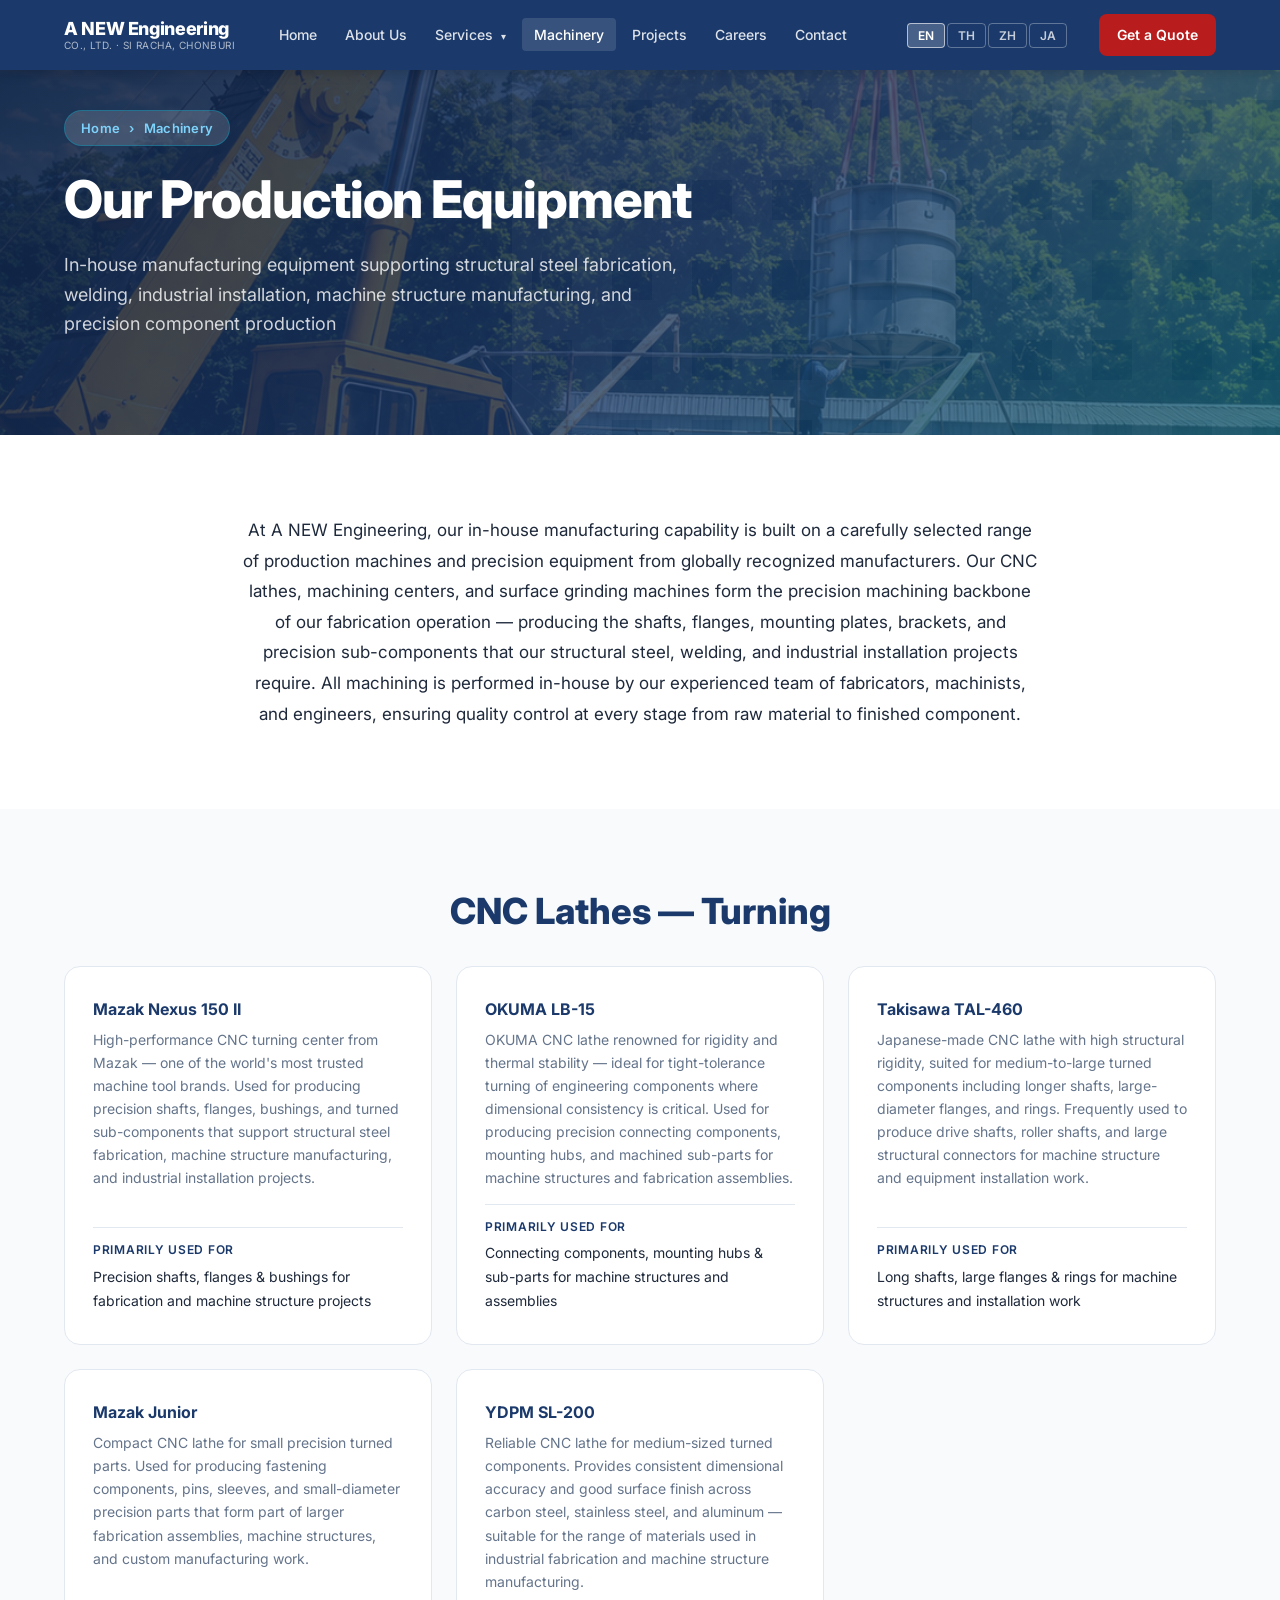
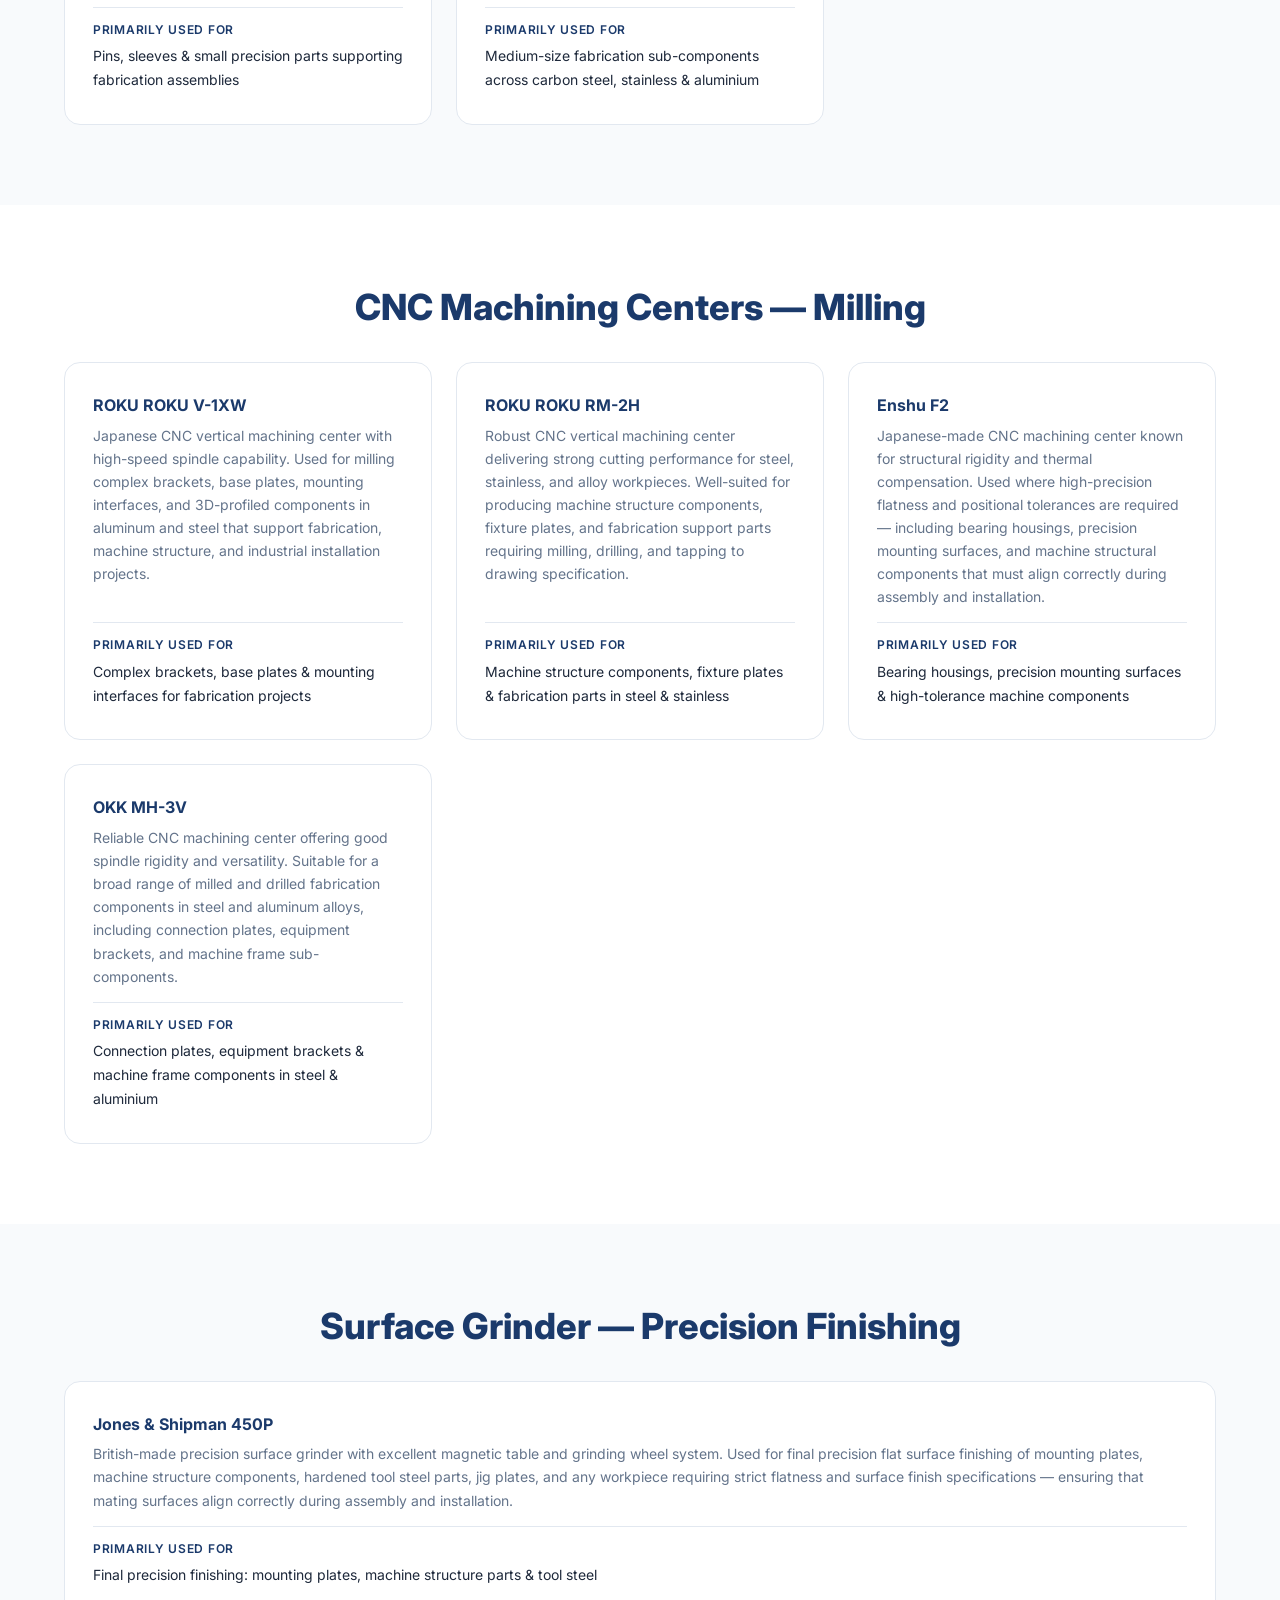
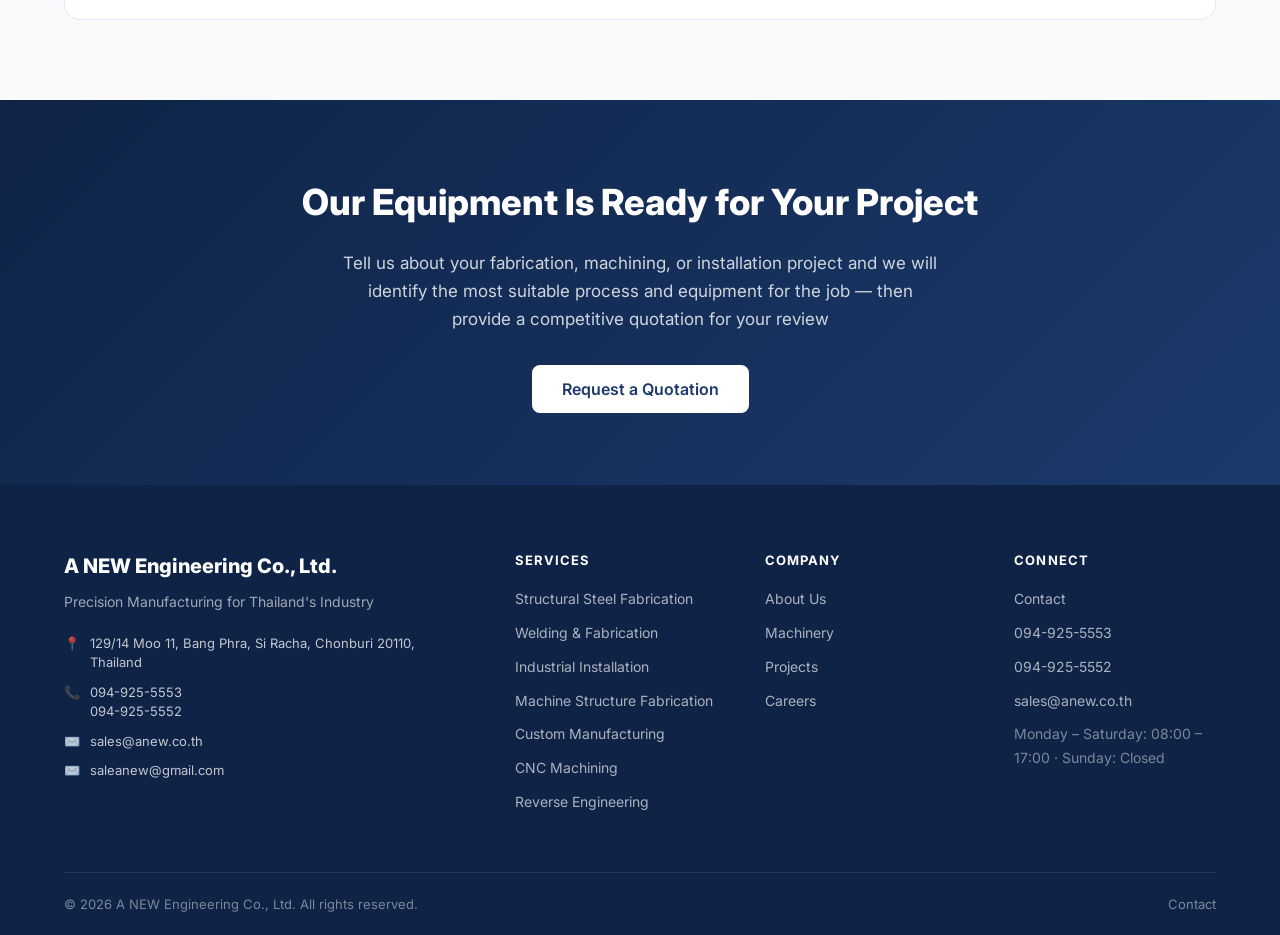
<file: machinery.html>
<!DOCTYPE html>
<html lang="en">
<head>
  <meta charset="UTF-8">
  <meta name="viewport" content="width=device-width, initial-scale=1.0">

  <!-- SEO — updated dynamically by renderMachinery() in machinery.js -->
  <title>CNC Machines &amp; Equipment | A NEW Engineering, Chonburi Thailand</title>
  <meta name="description" content="A NEW Engineering operates 10+ CNC machines: Mazak, OKUMA, Takisawa, ROKU ROKU, Enshu, OKK &amp; Jones &amp; Shipman. CNC lathes, milling centers &amp; surface grinders in Si Racha, Chonburi.">

  <!-- Canonical / hreflang -->
  <link rel="canonical" href="machinery.html">
  <link rel="alternate" hreflang="en"        href="machinery.html">
  <link rel="alternate" hreflang="th"        href="machinery.html">
  <link rel="alternate" hreflang="zh-Hans"   href="machinery.html">
  <link rel="alternate" hreflang="ja"        href="machinery.html">
  <link rel="alternate" hreflang="x-default" href="machinery.html">

  <!-- Open Graph -->
  <meta property="og:type"        content="website">
  <meta property="og:title"       content="CNC Machines &amp; Equipment | A NEW Engineering, Chonburi Thailand">
  <meta property="og:description" content="10+ CNC machines from Mazak, OKUMA, Takisawa, ROKU ROKU, Enshu, OKK &amp; Jones &amp; Shipman. Turning, milling and surface grinding in Si Racha, Chonburi.">

  <!-- Fonts -->
  <link rel="preconnect" href="https://fonts.googleapis.com">
  <link rel="preconnect" href="https://fonts.gstatic.com" crossorigin>
  <link href="https://fonts.googleapis.com/css2?family=Inter:wght@400;500;600;700;800&family=Noto+Sans+Thai:wght@400;600;700&family=Noto+Sans+SC:wght@400;700&family=Noto+Sans+JP:wght@400;700&display=swap" rel="stylesheet">

  <!-- Design system -->
  <link rel="stylesheet" href="css/style.css">
</head>
<body>

  <div id="nav-container"></div>

  <!-- data-page="machinery" → renderMachinery() in machinery.js -->
  <main id="page-content" data-page="machinery"></main>

  <div id="footer-container"></div>
  <div class="floating-cta" id="floating-cta"></div>

  <script src="js/content.js"></script>
  <script src="js/app.js"></script>
  <script src="js/machinery.js"></script>

</body>
</html>
</file>
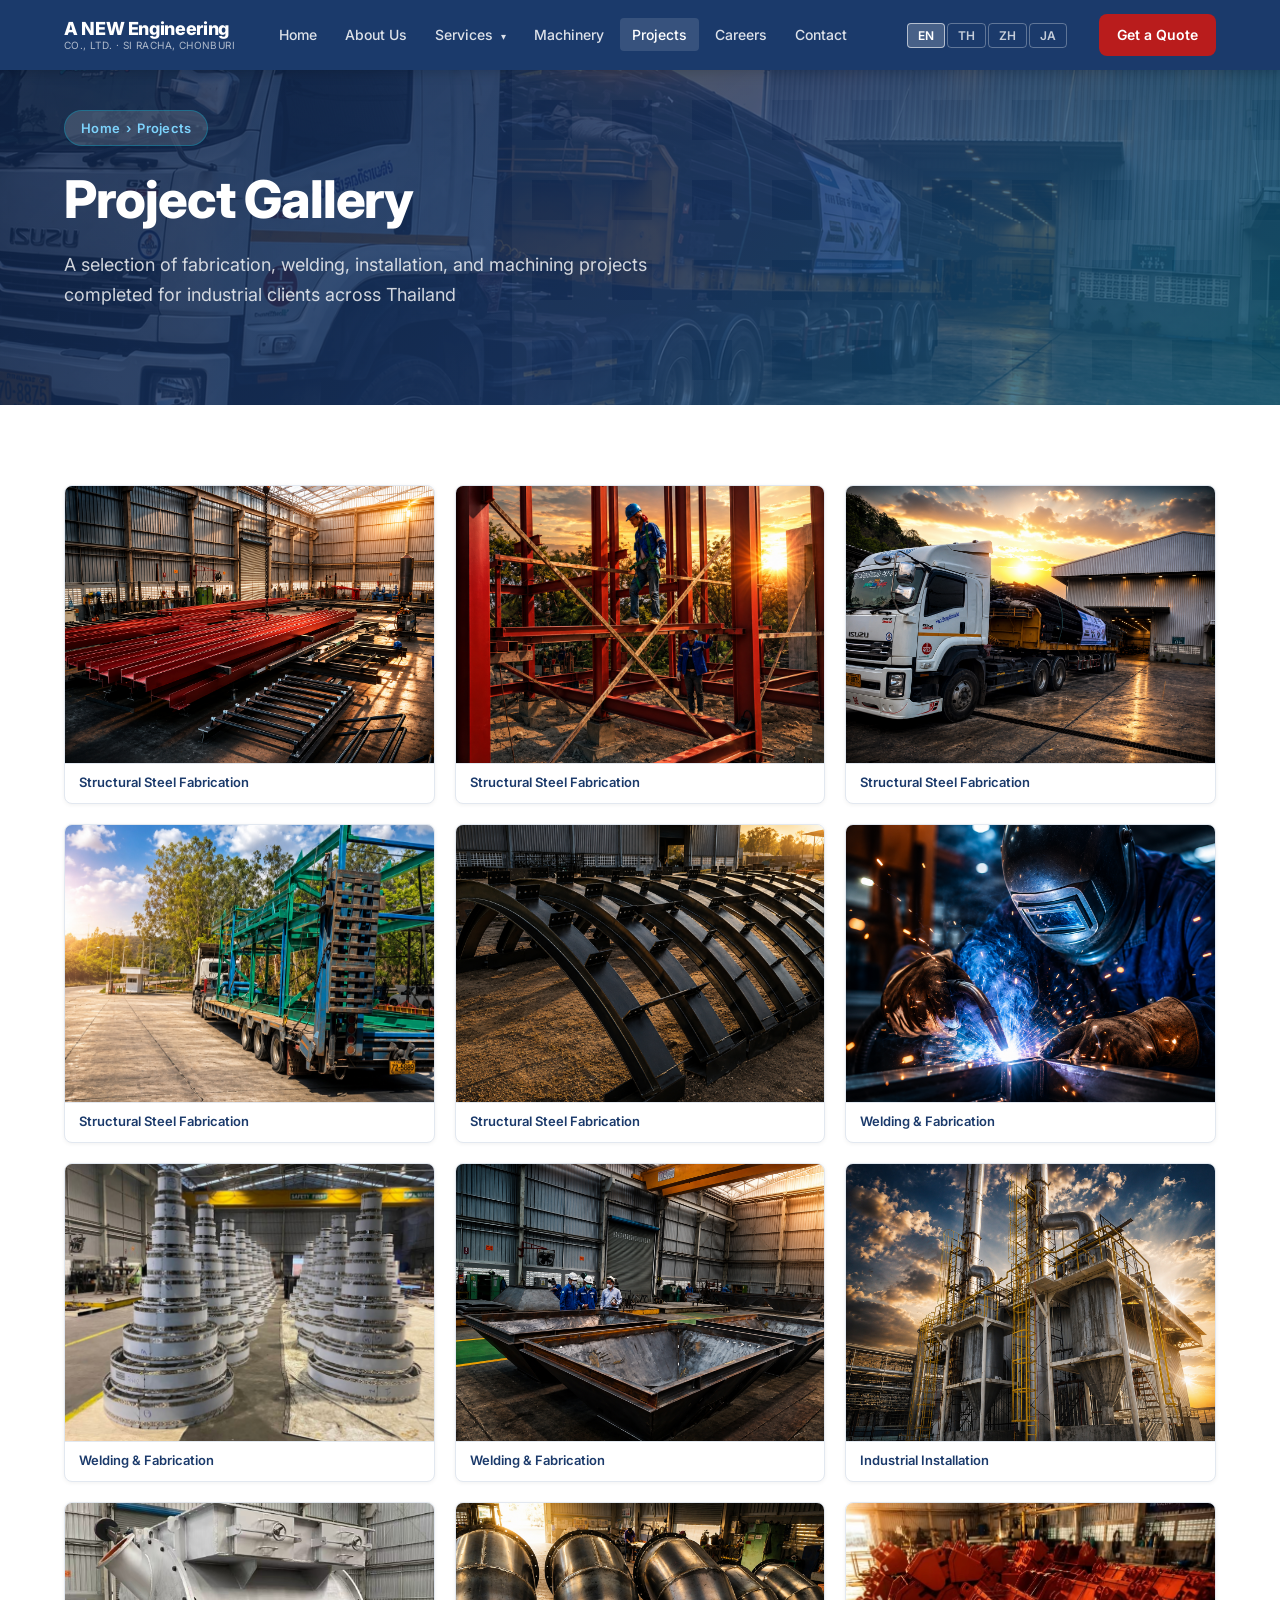
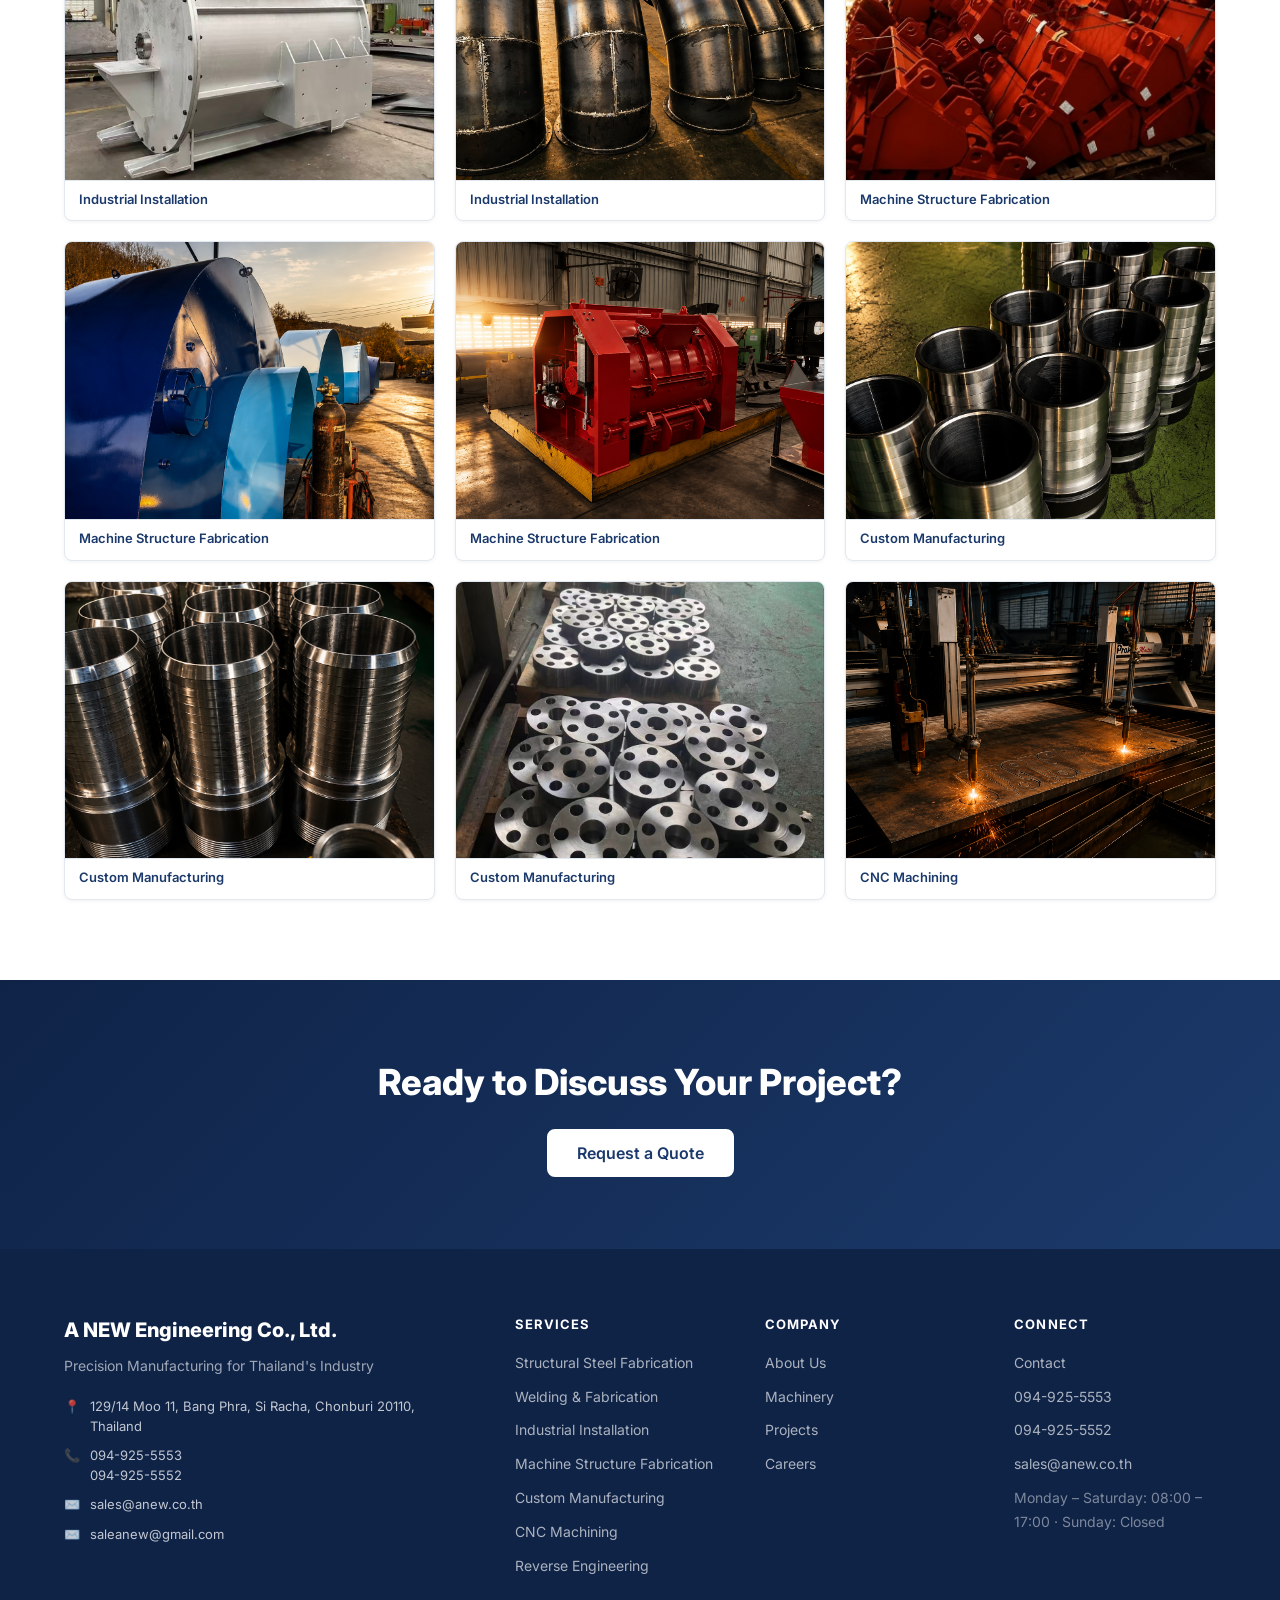
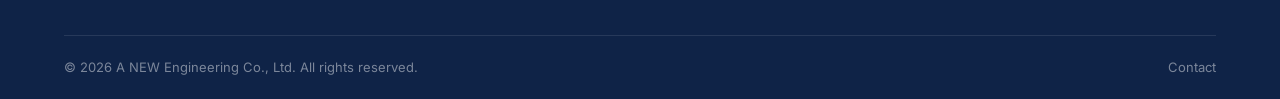
<file: projects.html>
<!DOCTYPE html>
<html lang="en">
<head>
  <meta charset="UTF-8">
  <meta name="viewport" content="width=device-width, initial-scale=1.0">

  <!-- SEO — updated dynamically by renderProjects() in projects.js -->
  <title>Precision Machining Projects &amp; Gallery | A NEW Engineering Thailand</title>
  <meta name="description" content="View precision CNC machined parts manufactured by A NEW Engineering in Chonburi, Thailand. CNC turning, milling, jig &amp; fixture, sandblasting &amp; custom parts for automotive, automation &amp; manufacturing.">

  <!-- Canonical / hreflang -->
  <link rel="canonical" href="projects.html">
  <link rel="alternate" hreflang="en"        href="projects.html">
  <link rel="alternate" hreflang="th"        href="projects.html">
  <link rel="alternate" hreflang="zh-Hans"   href="projects.html">
  <link rel="alternate" hreflang="ja"        href="projects.html">
  <link rel="alternate" hreflang="x-default" href="projects.html">

  <!-- Open Graph -->
  <meta property="og:type"        content="website">
  <meta property="og:title"       content="Precision Machining Projects &amp; Gallery | A NEW Engineering Thailand">
  <meta property="og:description" content="Precision CNC turned, milled, and ground components for industrial clients across Thailand. Browse by category.">

  <!-- Fonts -->
  <link rel="preconnect" href="https://fonts.googleapis.com">
  <link rel="preconnect" href="https://fonts.gstatic.com" crossorigin>
  <link href="https://fonts.googleapis.com/css2?family=Inter:wght@400;500;600;700;800&family=Noto+Sans+Thai:wght@400;600;700&family=Noto+Sans+SC:wght@400;700&family=Noto+Sans+JP:wght@400;700&display=swap" rel="stylesheet">

  <!-- Design system -->
  <link rel="stylesheet" href="css/style.css">
</head>
<body>

  <div id="nav-container"></div>

  <!-- data-page="projects" → renderProjects() in projects.js -->
  <main id="page-content" data-page="projects"></main>

  <div id="footer-container"></div>
  <div class="floating-cta" id="floating-cta"></div>

  <script src="js/content.js"></script>
  <script src="js/app.js"></script>
  <script src="js/machinery.js"></script>
  <script src="js/projects.js"></script>

</body>
</html>
</file>
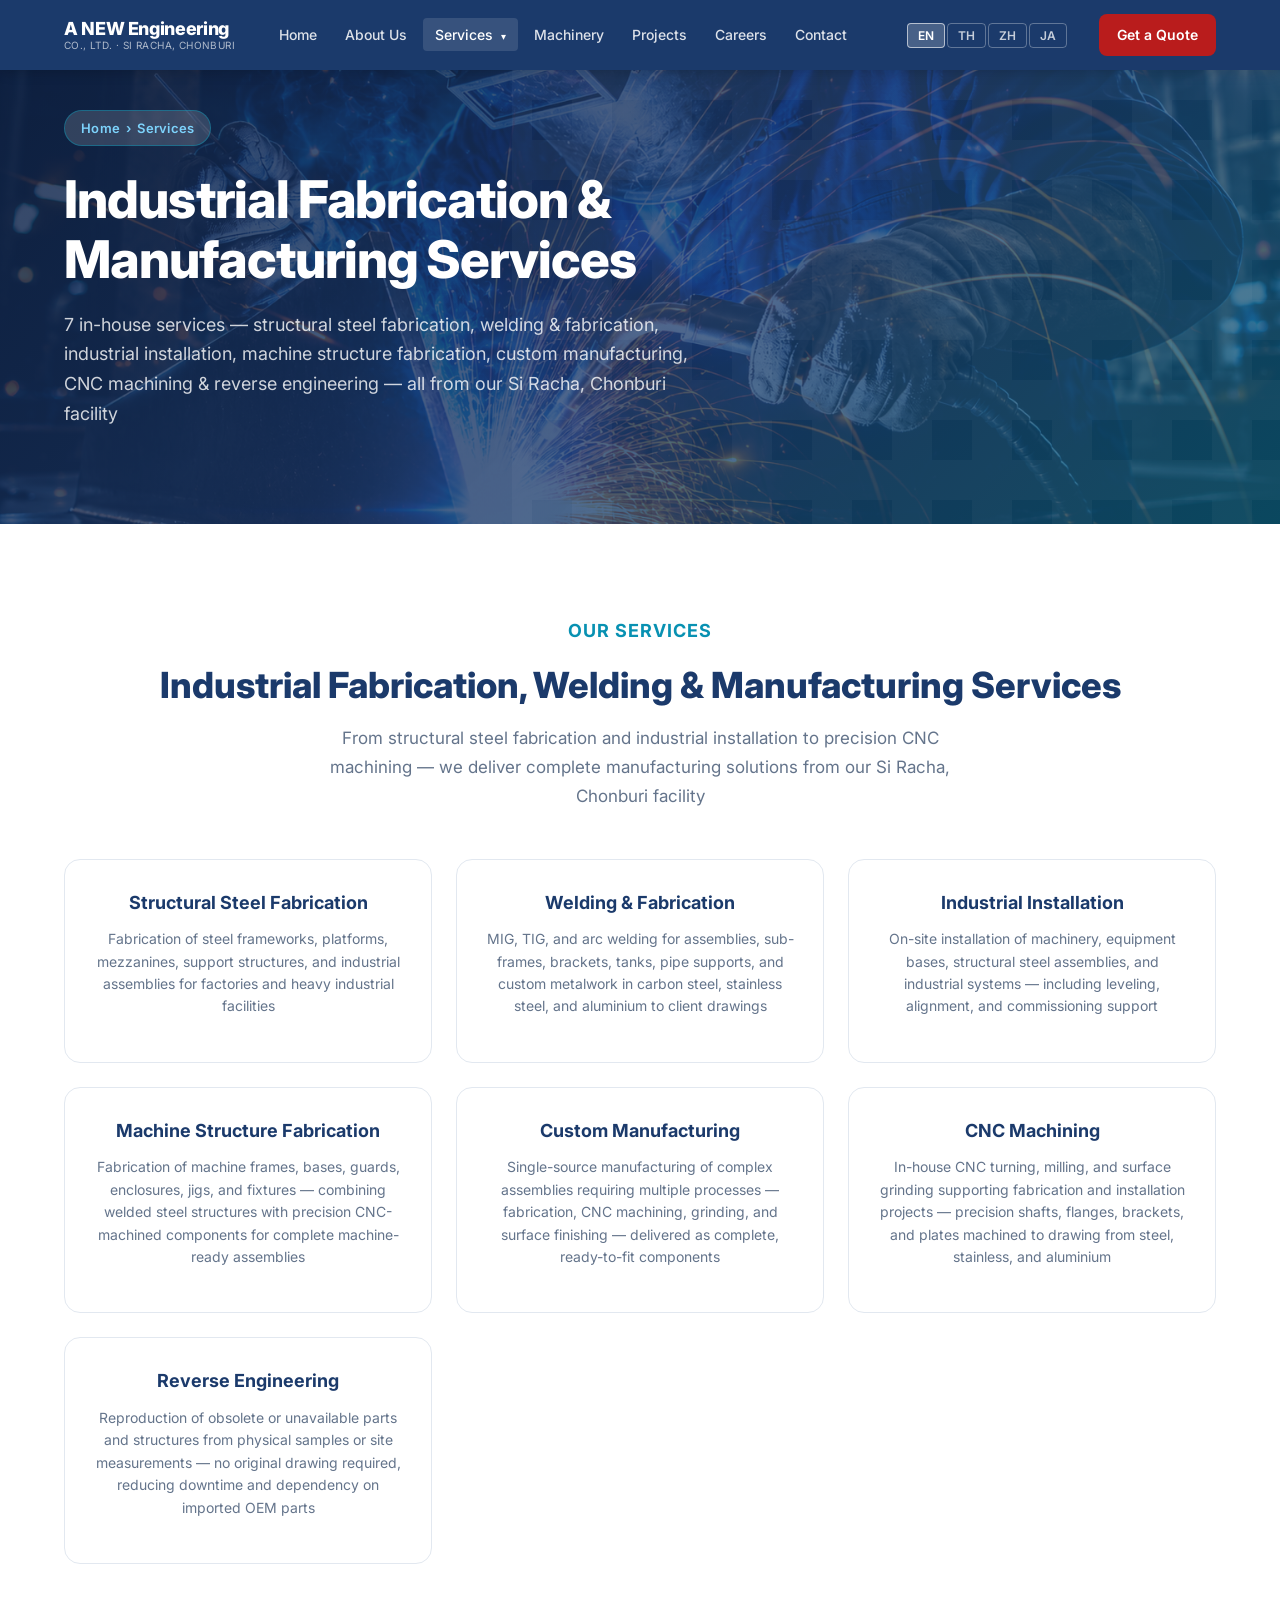
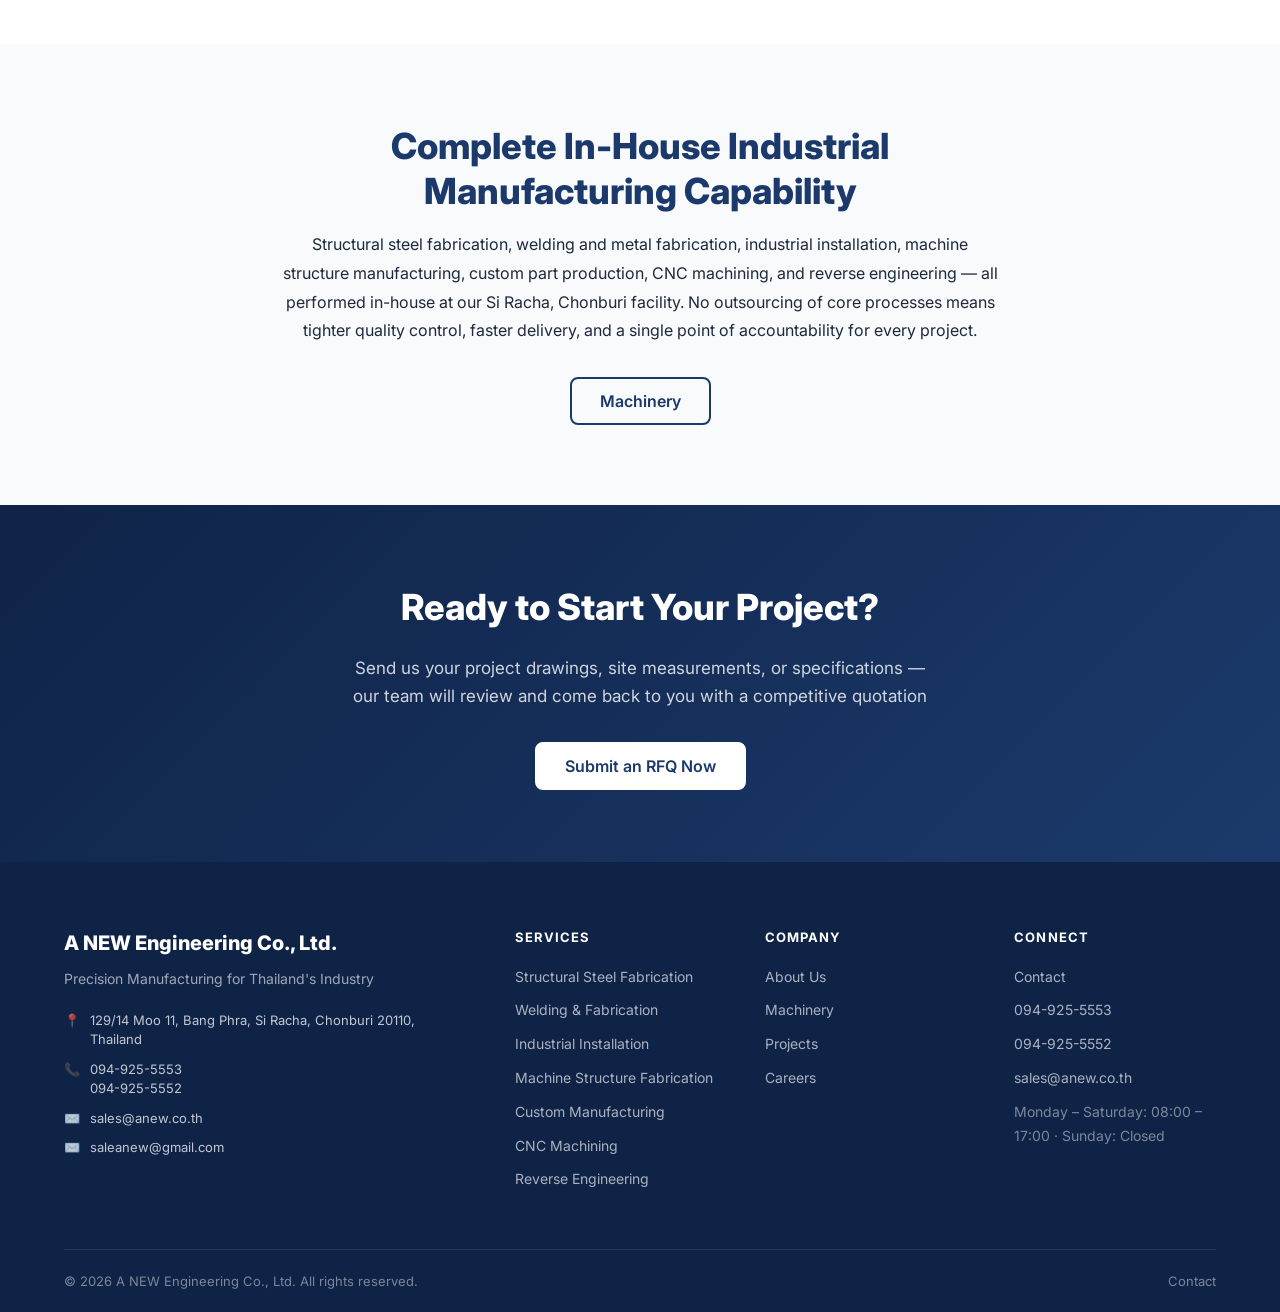
<file: services.html>
<!DOCTYPE html>
<html lang="en">
<head>
  <meta charset="UTF-8">
  <meta name="viewport" content="width=device-width, initial-scale=1.0">

  <!-- SEO — updated dynamically by renderServicesPage() in app.js -->
  <title>Precision CNC Machining Services | A NEW Engineering Thailand</title>
  <meta name="description" content="Full range of precision machining services in Si Racha, Chonburi: CNC turning, milling, surface grinding, jig & fixture manufacturing, sandblasting, custom parts & reverse engineering.">

  <!-- Canonical / hreflang -->
  <link rel="canonical" href="services.html">
  <link rel="alternate" hreflang="en"        href="services.html">
  <link rel="alternate" hreflang="th"        href="services.html">
  <link rel="alternate" hreflang="zh-Hans"   href="services.html">
  <link rel="alternate" hreflang="ja"        href="services.html">
  <link rel="alternate" hreflang="x-default" href="services.html">

  <!-- Open Graph -->
  <meta property="og:type"        content="website">
  <meta property="og:title"       content="Precision CNC Machining Services | A NEW Engineering Thailand">
  <meta property="og:description" content="7 in-house precision machining services in Si Racha, Chonburi. CNC turning, milling, grinding, jig & fixture, sandblasting, custom parts & reverse engineering.">

  <!-- Fonts -->
  <link rel="preconnect" href="https://fonts.googleapis.com">
  <link rel="preconnect" href="https://fonts.gstatic.com" crossorigin>
  <link href="https://fonts.googleapis.com/css2?family=Inter:wght@400;500;600;700;800&family=Noto+Sans+Thai:wght@400;600;700&family=Noto+Sans+SC:wght@400;700&family=Noto+Sans+JP:wght@400;700&display=swap" rel="stylesheet">

  <!-- Design system -->
  <link rel="stylesheet" href="css/style.css">
</head>
<body>

  <div id="nav-container"></div>

  <!-- data-page="services" → renderServicesPage() in app.js -->
  <main id="page-content" data-page="services"></main>

  <div id="footer-container"></div>
  <div class="floating-cta" id="floating-cta"></div>

  <script src="js/content.js"></script>
  <script src="js/app.js"></script>
  <script src="js/services.js"></script>

</body>
</html>
</file>
<file: css/style.css>
/* ============================================================
   A NEW Engineering Co., Ltd. — style.css
   Complete design system for the multilingual website
   ============================================================ */

/* Google Fonts imported via HTML <link> */

/* ============================================================
   1. CSS CUSTOM PROPERTIES (Design Tokens)
   ============================================================ */
:root {
  --color-primary:  #1B3A6B;  /* Navy */
  --color-cta:      #B91C1C;  /* Red */
  --color-accent:   #0891B2;  /* Teal */
  --color-dark:     #1E293B;  /* Text */
  --color-mid:      #64748B;  /* Subtext */
  --color-light:    #F8FAFC;  /* Page bg */
  --color-white:    #ffffff;
  --color-border:   #E2E8F0;
  --color-success:  #16A34A;

  --font-body: 'Inter', 'Noto Sans Thai', 'Noto Sans SC', 'Noto Sans JP', sans-serif;

  --radius-sm: 4px;
  --radius-md: 8px;
  --radius-lg: 16px;
  --radius-xl: 24px;

  --shadow-sm: 0 1px 3px rgba(0,0,0,0.08);
  --shadow-md: 0 4px 16px rgba(0,0,0,0.10);
  --shadow-lg: 0 8px 32px rgba(0,0,0,0.14);

  --max-w: 1200px;
  --section-py: 80px;
  --section-py-sm: 48px;
  --nav-h: 70px;
}

/* ============================================================
   2. RESET & BASE
   ============================================================ */
*, *::before, *::after { box-sizing: border-box; margin: 0; padding: 0; }

html { scroll-behavior: smooth; }

body {
  font-family: var(--font-body);
  font-size: 16px;
  line-height: 1.7;
  color: var(--color-dark);
  background: var(--color-light);
}

img { max-width: 100%; display: block; }

a { color: inherit; text-decoration: none; }

ul, ol { list-style: none; }

button, input, select, textarea {
  font-family: var(--font-body);
  font-size: 16px;
}

/* ============================================================
   3. LAYOUT UTILITIES
   ============================================================ */
.container {
  max-width: var(--max-w);
  margin: 0 auto;
  padding: 0 24px;
}

.section {
  padding: var(--section-py) 0;
}

.section--light  { background: var(--color-light); }
.section--white  { background: var(--color-white); }
.section--navy   { background: var(--color-primary); }
.section--teal   { background: var(--color-accent); }

.section-label {
  display: inline-block;
  font-size: 18px;
  font-weight: 700;
  letter-spacing: 0.1em;
  text-transform: uppercase;
  color: var(--color-accent);
  margin-bottom: 12px;
}

.section-title {
  font-size: clamp(24px, 4vw, 36px);
  font-weight: 800;
  color: var(--color-primary);
  line-height: 1.25;
  margin-bottom: 16px;
}

.section-title--white { color: var(--color-white); }

.section-subtitle {
  font-size: 17px;
  color: var(--color-mid);
  max-width: 680px;
  margin-bottom: 48px;
}

.section-subtitle--white { color: rgba(255,255,255,0.82); }

.text-center { text-align: center; }
.text-center .section-subtitle { margin-left: auto; margin-right: auto; }

/* ============================================================
   4. NAVIGATION
   ============================================================ */
.nav {
  position: fixed;
  top: 0; left: 0; right: 0;
  z-index: 1000;
  background: var(--color-primary);
  height: var(--nav-h);
  box-shadow: 0 2px 12px rgba(0,0,0,0.18);
}

.nav__inner {
  max-width: var(--max-w);
  margin: 0 auto;
  padding: 0 24px;
  height: 100%;
  display: flex;
  align-items: center;
  gap: 32px;
}

.nav__logo {
  flex-shrink: 0;
  display: flex;
  flex-direction: column;
  line-height: 1.15;
}

.nav__logo-main {
  font-size: 18px;
  font-weight: 800;
  color: var(--color-white);
  letter-spacing: -0.02em;
}

.nav__logo-sub {
  font-size: 10px;
  color: rgba(255,255,255,0.65);
  font-weight: 400;
  letter-spacing: 0.04em;
  text-transform: uppercase;
}

.nav__links {
  display: flex;
  align-items: center;
  gap: 4px;
  flex: 1;
}

.nav__link {
  padding: 8px 12px;
  font-size: 14px;
  font-weight: 500;
  color: rgba(255,255,255,0.85);
  border-radius: var(--radius-sm);
  transition: color 0.2s, background 0.2s;
  white-space: nowrap;
  position: relative;
}

.nav__link:hover,
.nav__link.active {
  color: var(--color-white);
  background: rgba(255,255,255,0.12);
}

/* Services dropdown */
.nav__dropdown {
  position: relative;
}

.nav__dropdown-menu {
  display: none;
  position: absolute;
  top: calc(100% + 8px);
  left: 0;
  min-width: 240px;
  background: var(--color-white);
  border-radius: var(--radius-md);
  box-shadow: var(--shadow-lg);
  padding: 8px 0;
  z-index: 100;
}

.nav__dropdown:hover .nav__dropdown-menu,
.nav__dropdown.open .nav__dropdown-menu {
  display: block;
}

.nav__dropdown-item {
  display: block;
  padding: 10px 20px;
  font-size: 14px;
  color: var(--color-dark);
  transition: background 0.15s, color 0.15s;
}

.nav__dropdown-item:hover {
  background: var(--color-light);
  color: var(--color-primary);
}

.nav__dropdown-arrow {
  font-size: 10px;
  margin-left: 4px;
  transition: transform 0.2s;
}

.nav__dropdown.open .nav__dropdown-arrow { transform: rotate(180deg); }

/* Language switcher */
.lang-switcher {
  display: flex;
  gap: 2px;
}

.lang-switcher__btn {
  background: transparent;
  border: 1px solid rgba(255,255,255,0.3);
  color: rgba(255,255,255,0.75);
  padding: 4px 10px;
  border-radius: 4px;
  font-size: 12px;
  font-weight: 600;
  cursor: pointer;
  transition: all 0.2s;
}

.lang-switcher__btn:hover,
.lang-switcher__btn.active {
  background: rgba(255,255,255,0.2);
  color: var(--color-white);
  border-color: rgba(255,255,255,0.6);
}

/* Nav CTA button */
.nav__cta {
  background: var(--color-cta);
  color: var(--color-white);
  padding: 9px 18px;
  border-radius: var(--radius-md);
  font-size: 14px;
  font-weight: 600;
  white-space: nowrap;
  transition: background 0.2s, transform 0.1s;
  flex-shrink: 0;
}

.nav__cta:hover {
  background: #991B1B;
  transform: translateY(-1px);
}

/* Hamburger (mobile) */
.nav__hamburger {
  display: none;
  flex-direction: column;
  gap: 5px;
  cursor: pointer;
  background: none;
  border: none;
  padding: 4px;
  margin-left: auto;
}

.nav__hamburger span {
  display: block;
  width: 24px;
  height: 2px;
  background: var(--color-white);
  border-radius: 2px;
  transition: all 0.3s;
}

/* Mobile nav overlay */
.nav__mobile-overlay {
  display: none;
  position: fixed;
  inset: var(--nav-h) 0 0 0;
  background: var(--color-primary);
  z-index: 999;
  flex-direction: column;
  padding: 24px;
  overflow-y: auto;
}

body.nav-open .nav__mobile-overlay {
  display: flex;
}

body.nav-open .nav__hamburger span:nth-child(1) {
  transform: translateY(7px) rotate(45deg);
}
body.nav-open .nav__hamburger span:nth-child(2) {
  opacity: 0;
}
body.nav-open .nav__hamburger span:nth-child(3) {
  transform: translateY(-7px) rotate(-45deg);
}

.nav__mobile-link {
  display: block;
  padding: 14px 0;
  font-size: 17px;
  font-weight: 600;
  color: var(--color-white);
  border-bottom: 1px solid rgba(255,255,255,0.12);
}

.nav__mobile-sub {
  padding-left: 16px;
  padding-top: 6px;
  padding-bottom: 2px;
}

.nav__mobile-sub a {
  display: block;
  padding: 8px 0;
  font-size: 14px;
  color: rgba(255,255,255,0.8);
  border-bottom: 1px solid rgba(255,255,255,0.07);
}

.nav__mobile-lang {
  display: flex;
  gap: 8px;
  margin-top: 24px;
}

.nav__mobile-cta {
  display: block;
  background: var(--color-cta);
  color: var(--color-white);
  text-align: center;
  padding: 14px;
  border-radius: var(--radius-md);
  font-weight: 700;
  font-size: 16px;
  margin-top: 24px;
}

/* Page offset for fixed nav */
.page-top-offset {
  padding-top: var(--nav-h);
}

/* ============================================================
   5. BREADCRUMB
   ============================================================ */
.breadcrumb {
  display: flex;
  align-items: center;
  gap: 8px;
  font-size: 13px;
  color: rgba(255,255,255,0.7);
  margin-bottom: 20px;
  flex-wrap: wrap;
}

.breadcrumb a { color: rgba(255,255,255,0.7); transition: color 0.2s; }
.breadcrumb a:hover { color: var(--color-white); }
.breadcrumb__sep { color: rgba(255,255,255,0.4); }

/* ============================================================
   6. HERO
   ============================================================ */
.hero {
  background: linear-gradient(135deg, #0F2347 0%, var(--color-primary) 55%, #0D5C7A 100%);
  padding: calc(var(--nav-h) + 60px) 0 80px;
  color: var(--color-white);
  position: relative;
  overflow: hidden;
}

.hero::before {
  content: '';
  position: absolute;
  top: 0; right: 0;
  width: 60%;
  height: 100%;
  background: url("data:image/svg+xml,%3Csvg width='80' height='80' viewBox='0 0 80 80' xmlns='http://www.w3.org/2000/svg'%3E%3Cg fill='none' fill-rule='evenodd'%3E%3Cg fill='%23ffffff' fill-opacity='0.03'%3E%3Cpath d='M0 0h80v80H0V0zm20 20h40v40H20V20z'/%3E%3C/g%3E%3C/g%3E%3C/svg%3E");
  pointer-events: none;
}

.hero--inner {
  padding: calc(var(--nav-h) + 40px) 0 60px;
}

.hero__badge {
  display: inline-flex;
  align-items: center;
  background: rgba(8,145,178,0.3);
  border: 1px solid rgba(8,145,178,0.5);
  color: #7DD3FC;
  font-size: 13px;
  font-weight: 600;
  padding: 6px 16px;
  border-radius: 999px;
  margin-bottom: 24px;
  letter-spacing: 0.02em;
}

.hero__h1 {
  font-size: clamp(28px, 5vw, 52px);
  font-weight: 800;
  line-height: 1.15;
  letter-spacing: -0.02em;
  color: var(--color-white);
  margin-bottom: 20px;
  max-width: 760px;
}

.hero__sub {
  font-size: clamp(15px, 2vw, 18px);
  color: rgba(255,255,255,0.8);
  max-width: 640px;
  margin-bottom: 36px;
  line-height: 1.65;
}

.hero__actions {
  display: flex;
  gap: 14px;
  flex-wrap: wrap;
}

/* ============================================================
   7. BUTTONS
   ============================================================ */
.btn {
  display: inline-flex;
  align-items: center;
  gap: 8px;
  font-weight: 600;
  font-size: 15px;
  padding: 12px 24px;
  border-radius: var(--radius-md);
  cursor: pointer;
  transition: all 0.2s;
  border: 2px solid transparent;
  line-height: 1;
}

.btn-primary {
  background: var(--color-cta);
  color: var(--color-white);
  border-color: var(--color-cta);
}
.btn-primary:hover {
  background: #991B1B;
  border-color: #991B1B;
  transform: translateY(-2px);
  box-shadow: 0 6px 20px rgba(185,28,28,0.35);
}

.btn-secondary {
  background: transparent;
  color: var(--color-white);
  border-color: rgba(255,255,255,0.6);
}
.btn-secondary:hover {
  background: rgba(255,255,255,0.12);
  border-color: var(--color-white);
  transform: translateY(-2px);
}

.btn-outline {
  background: transparent;
  color: var(--color-primary);
  border-color: var(--color-primary);
}
.btn-outline:hover {
  background: var(--color-primary);
  color: var(--color-white);
  transform: translateY(-2px);
}

.btn-white {
  background: var(--color-white);
  color: var(--color-primary);
  border-color: var(--color-white);
}
.btn-white:hover {
  background: var(--color-light);
  transform: translateY(-2px);
  box-shadow: 0 6px 20px rgba(0,0,0,0.15);
}

.btn-lg {
  font-size: 16px;
  padding: 14px 28px;
}

/* ============================================================
   8. STATS BAR
   ============================================================ */
.stats-bar {
  background: var(--color-white);
  box-shadow: var(--shadow-md);
  padding: 40px 0;
  position: relative;
  z-index: 1;
}

.stats-bar__grid {
  display: grid;
  grid-template-columns: repeat(4, 1fr);
  gap: 0;
}

.stats-bar__item {
  text-align: center;
  padding: 20px 16px;
  border-right: 1px solid var(--color-border);
}

.stats-bar__item:last-child { border-right: none; }

.stats-bar__number {
  font-size: 40px;
  font-weight: 800;
  color: var(--color-primary);
  line-height: 1;
  margin-bottom: 8px;
  letter-spacing: -0.02em;
}

.stats-bar__label {
  font-size: 13px;
  color: var(--color-mid);
  font-weight: 500;
  line-height: 1.4;
}

/* ============================================================
   9. CARD GRID
   ============================================================ */
.card-grid {
  display: grid;
  grid-template-columns: repeat(3, 1fr);
  gap: 24px;
}

.card-grid--2 { grid-template-columns: repeat(2, 1fr); }
.card-grid--4 { grid-template-columns: repeat(4, 1fr); }

.card {
  background: var(--color-white);
  border: 1px solid var(--color-border);
  border-radius: var(--radius-lg);
  padding: 32px 28px;
  transition: box-shadow 0.25s, transform 0.25s;
  display: flex;
  flex-direction: column;
}

.card:hover {
  box-shadow: var(--shadow-lg);
  transform: translateY(-4px);
}

.card__icon {
  width: 52px;
  height: 52px;
  background: linear-gradient(135deg, #EFF6FF, #DBEAFE);
  border-radius: var(--radius-md);
  display: flex;
  align-items: center;
  justify-content: center;
  margin-bottom: 20px;
  flex-shrink: 0;
}

.card__icon svg { width: 26px; height: 26px; color: var(--color-accent); }

.card__title {
  font-size: 17px;
  font-weight: 700;
  color: var(--color-primary);
  margin-bottom: 10px;
  line-height: 1.3;
}

.card__body {
  font-size: 14px;
  color: var(--color-mid);
  line-height: 1.65;
  flex: 1;
}

.card__link {
  display: inline-flex;
  align-items: center;
  gap: 6px;
  margin-top: 18px;
  font-size: 14px;
  font-weight: 600;
  color: var(--color-accent);
  transition: gap 0.2s;
}

.card__link:hover { gap: 10px; }

/* Industry card */
.industry-card {
  display: flex;
  flex-direction: column;
  align-items: center;
  text-align: center;
  background: var(--color-white);
  border: 1px solid var(--color-border);
  border-radius: var(--radius-lg);
  padding: 32px 20px;
  transition: all 0.25s;
}

.industry-card:hover {
  border-color: var(--color-accent);
  box-shadow: 0 4px 20px rgba(8,145,178,0.12);
  transform: translateY(-3px);
}

.industry-card__icon {
  width: 64px;
  height: 64px;
  background: linear-gradient(135deg, #F0F9FF, #BAE6FD);
  border-radius: 50%;
  display: flex;
  align-items: center;
  justify-content: center;
  margin-bottom: 16px;
  font-size: 28px;
}

.industry-card__name {
  font-size: 15px;
  font-weight: 700;
  color: var(--color-primary);
}

/* ============================================================
   10. SERVICE CARD (with link)
   ============================================================ */
.service-card {
  background: var(--color-white);
  border: 1px solid var(--color-border);
  border-radius: var(--radius-lg);
  padding: 28px;
  transition: all 0.25s;
  display: block;
  text-decoration: none;
}

.service-card:hover {
  box-shadow: var(--shadow-lg);
  transform: translateY(-4px);
  border-color: var(--color-accent);
}

.service-card__name {
  font-size: 18px;
  font-weight: 700;
  color: var(--color-primary);
  margin-bottom: 10px;
}

.service-card__desc {
  font-size: 14px;
  color: var(--color-mid);
  line-height: 1.6;
  margin-bottom: 16px;
}

.service-card__cta {
  font-size: 13px;
  font-weight: 600;
  color: var(--color-accent);
  display: inline-flex;
  align-items: center;
  gap: 4px;
}

/* ============================================================
   11. CTA BAND
   ============================================================ */
.cta-band {
  background: linear-gradient(135deg, #0F2347, var(--color-primary));
  padding: 72px 0;
  color: var(--color-white);
  text-align: center;
}

.cta-band__title {
  font-size: clamp(24px, 4vw, 36px);
  font-weight: 800;
  margin-bottom: 16px;
}

.cta-band__sub {
  font-size: 17px;
  color: rgba(255,255,255,0.8);
  max-width: 600px;
  margin: 0 auto 32px;
  line-height: 1.65;
}

.cta-band__actions {
  display: flex;
  justify-content: center;
  gap: 14px;
  flex-wrap: wrap;
}

/* ============================================================
   12. IMAGE PLACEHOLDER
   ============================================================ */
.img-placeholder {
  background: linear-gradient(135deg, #E2E8F0, #CBD5E1);
  border-radius: var(--radius-md);
  display: flex;
  flex-direction: column;
  align-items: center;
  justify-content: center;
  gap: 10px;
  color: var(--color-mid);
  font-size: 13px;
  font-weight: 500;
  text-align: center;
  padding: 20px;
  min-height: 200px;
}

.img-placeholder svg {
  width: 40px;
  height: 40px;
  opacity: 0.4;
}

/* ============================================================
   13. MACHINE CARD
   ============================================================ */
.machine-card {
  background: var(--color-white);
  border: 1px solid var(--color-border);
  border-radius: var(--radius-lg);
  overflow: hidden;
  transition: box-shadow 0.25s, transform 0.25s;
}

.machine-card:hover {
  box-shadow: var(--shadow-lg);
  transform: translateY(-3px);
}

.machine-card__image {
  min-height: 180px;
  background: linear-gradient(135deg, #1B3A6B, #0891B2);
  display: flex;
  align-items: center;
  justify-content: center;
  font-size: 48px;
  color: rgba(255,255,255,0.6);
}

.machine-card__body { padding: 24px; }

.machine-card__type {
  display: inline-block;
  background: var(--color-accent);
  color: var(--color-white);
  font-size: 11px;
  font-weight: 700;
  letter-spacing: 0.06em;
  text-transform: uppercase;
  padding: 3px 10px;
  border-radius: 999px;
  margin-bottom: 10px;
}

.machine-card__name {
  font-size: 18px;
  font-weight: 700;
  color: var(--color-primary);
  margin-bottom: 10px;
}

.machine-card__desc {
  font-size: 14px;
  color: var(--color-mid);
  line-height: 1.6;
  margin-bottom: 14px;
}

.machine-card__used {
  font-size: 13px;
  color: var(--color-dark);
  border-top: 1px solid var(--color-border);
  padding-top: 12px;
}

.machine-card__used strong {
  display: block;
  font-size: 11px;
  text-transform: uppercase;
  letter-spacing: 0.06em;
  color: var(--color-mid);
  margin-bottom: 4px;
}

/* ============================================================
   14. PROJECTS FILTER + GRID
   ============================================================ */
.filter-tabs {
  display: flex;
  gap: 8px;
  flex-wrap: wrap;
  margin-bottom: 40px;
}

.filter-tab {
  background: var(--color-white);
  border: 2px solid var(--color-border);
  color: var(--color-dark);
  padding: 8px 20px;
  border-radius: 999px;
  font-size: 14px;
  font-weight: 600;
  cursor: pointer;
  transition: all 0.2s;
}

.filter-tab:hover,
.filter-tab.active {
  background: var(--color-primary);
  border-color: var(--color-primary);
  color: var(--color-white);
}

.project-grid {
  display: grid;
  grid-template-columns: repeat(3, 1fr);
  gap: 24px;
  margin-bottom: 40px;
}

.project-category {
  margin-bottom: 56px;
}

.project-category__header {
  margin-bottom: 20px;
}

.project-category__title {
  font-size: 22px;
  font-weight: 700;
  color: var(--color-primary);
  margin-bottom: 8px;
}

.project-category__intro {
  font-size: 14px;
  color: var(--color-mid);
  max-width: 720px;
  line-height: 1.65;
}

.project-item {
  background: var(--color-white);
  border: 1px solid var(--color-border);
  border-radius: var(--radius-md);
  overflow: hidden;
  transition: box-shadow 0.2s;
}

.project-item:hover { box-shadow: var(--shadow-md); }

.project-item__img {
  aspect-ratio: 4/3;
  background: linear-gradient(135deg, #1E293B, #334155);
  display: flex;
  align-items: center;
  justify-content: center;
  color: rgba(255,255,255,0.3);
  font-size: 14px;
  text-align: center;
  padding: 20px;
}

.project-item__body { padding: 16px; }

.project-item__title {
  font-size: 14px;
  font-weight: 700;
  color: var(--color-primary);
  margin-bottom: 4px;
}

.project-item__cat {
  font-size: 12px;
  color: var(--color-mid);
}

/* ============================================================
   15. SERVICE PAGE LAYOUT
   ============================================================ */
.service-layout {
  display: grid;
  grid-template-columns: 1fr 300px;
  gap: 40px;
  align-items: start;
}

.service-content { /* main area */ }

.service-sidebar {
  position: sticky;
  top: calc(var(--nav-h) + 24px);
}

.sidebar-box {
  background: var(--color-white);
  border: 1px solid var(--color-border);
  border-radius: var(--radius-lg);
  padding: 24px;
  margin-bottom: 24px;
}

.sidebar-box__title {
  font-size: 14px;
  font-weight: 700;
  color: var(--color-primary);
  text-transform: uppercase;
  letter-spacing: 0.06em;
  margin-bottom: 16px;
  padding-bottom: 10px;
  border-bottom: 2px solid var(--color-border);
}

.sidebar-nav-link {
  display: block;
  padding: 9px 12px;
  font-size: 14px;
  color: var(--color-dark);
  border-radius: var(--radius-sm);
  transition: all 0.15s;
  border-left: 3px solid transparent;
}

.sidebar-nav-link:hover {
  background: var(--color-light);
  border-left-color: var(--color-accent);
  color: var(--color-primary);
}

.sidebar-nav-link.active {
  background: #EFF6FF;
  border-left-color: var(--color-primary);
  color: var(--color-primary);
  font-weight: 600;
}

.sidebar-cta-box {
  background: var(--color-primary);
  color: var(--color-white);
  border-radius: var(--radius-lg);
  padding: 24px;
  margin-bottom: 24px;
  text-align: center;
}

.sidebar-cta-box__title {
  font-size: 16px;
  font-weight: 700;
  margin-bottom: 8px;
}

.sidebar-cta-box__sub {
  font-size: 13px;
  color: rgba(255,255,255,0.75);
  margin-bottom: 16px;
}

/* ============================================================
   16. CONTENT PROSE (service descriptions, about)
   ============================================================ */
.prose { max-width: 760px; }

.prose p {
  font-size: 16px;
  color: var(--color-dark);
  line-height: 1.8;
  margin-bottom: 24px;
}

.prose h2 {
  font-size: 26px;
  font-weight: 700;
  color: var(--color-primary);
  margin: 40px 0 16px;
}

.prose h3 {
  font-size: 20px;
  font-weight: 700;
  color: var(--color-primary);
  margin: 32px 0 12px;
}

.prose ul, .prose ol {
  margin: 0 0 24px 20px;
}

.prose li {
  font-size: 15px;
  color: var(--color-dark);
  line-height: 1.7;
  margin-bottom: 8px;
  list-style: disc;
}

.tag-list {
  display: flex;
  flex-wrap: wrap;
  gap: 8px;
  margin: 16px 0 24px;
}

.tag {
  background: var(--color-light);
  border: 1px solid var(--color-border);
  color: var(--color-dark);
  font-size: 13px;
  font-weight: 500;
  padding: 5px 14px;
  border-radius: 999px;
}

/* ============================================================
   17. FORMS
   ============================================================ */
.form-grid {
  display: grid;
  grid-template-columns: 1fr 1fr;
  gap: 20px;
}

.form-group {
  display: flex;
  flex-direction: column;
  gap: 6px;
}

.form-group--full { grid-column: 1 / -1; }

.form-label {
  font-size: 14px;
  font-weight: 600;
  color: var(--color-dark);
}

.form-input,
.form-select,
.form-textarea {
  width: 100%;
  padding: 11px 14px;
  border: 2px solid var(--color-border);
  border-radius: var(--radius-md);
  font-size: 15px;
  color: var(--color-dark);
  background: var(--color-white);
  transition: border-color 0.2s, box-shadow 0.2s;
  outline: none;
}

.form-input:focus,
.form-select:focus,
.form-textarea:focus {
  border-color: var(--color-accent);
  box-shadow: 0 0 0 3px rgba(8,145,178,0.12);
}

.form-input.error,
.form-select.error,
.form-textarea.error {
  border-color: var(--color-cta);
  box-shadow: 0 0 0 3px rgba(185,28,28,0.10);
}

.form-textarea { resize: vertical; min-height: 120px; }

.form-hint {
  font-size: 12px;
  color: var(--color-mid);
}

/* File upload zone */
.file-upload-zone {
  border: 2px dashed var(--color-border);
  border-radius: var(--radius-md);
  padding: 40px 24px;
  text-align: center;
  cursor: pointer;
  transition: all 0.2s;
  background: var(--color-light);
}

.file-upload-zone:hover,
.file-upload-zone.dragover {
  border-color: var(--color-accent);
  background: #F0F9FF;
}

.file-upload-zone__icon {
  font-size: 40px;
  margin-bottom: 12px;
  opacity: 0.5;
}

.file-upload-zone__text {
  font-size: 15px;
  font-weight: 600;
  color: var(--color-primary);
  margin-bottom: 6px;
}

.file-upload-zone__hint {
  font-size: 13px;
  color: var(--color-mid);
}

.file-list {
  margin-top: 12px;
  text-align: left;
}

.file-list-item {
  display: flex;
  align-items: center;
  justify-content: space-between;
  padding: 8px 12px;
  background: var(--color-white);
  border: 1px solid var(--color-border);
  border-radius: var(--radius-sm);
  margin-top: 6px;
  font-size: 13px;
}

.file-list-item__remove {
  background: none;
  border: none;
  color: var(--color-cta);
  cursor: pointer;
  font-size: 16px;
  line-height: 1;
  padding: 0 4px;
}

.form-section-title {
  font-size: 18px;
  font-weight: 700;
  color: var(--color-primary);
  margin-bottom: 20px;
  padding-bottom: 10px;
  border-bottom: 2px solid var(--color-border);
}

.form-submit-row {
  display: flex;
  align-items: center;
  gap: 16px;
  margin-top: 8px;
}

.form-required-note {
  font-size: 13px;
  color: var(--color-mid);
}

/* Success message */
.form-success {
  display: none;
  text-align: center;
  padding: 60px 40px;
  background: var(--color-white);
  border: 1px solid var(--color-border);
  border-radius: var(--radius-lg);
}

.form-success__icon {
  font-size: 64px;
  margin-bottom: 20px;
}

.form-success__title {
  font-size: 26px;
  font-weight: 800;
  color: var(--color-success);
  margin-bottom: 14px;
}

.form-success__body {
  font-size: 16px;
  color: var(--color-mid);
  max-width: 560px;
  margin: 0 auto 24px;
  line-height: 1.7;
}

/* ============================================================
   18. CONTACT PAGE LAYOUT
   ============================================================ */
.contact-layout {
  display: grid;
  grid-template-columns: 1fr 360px;
  gap: 48px;
  align-items: start;
}

.contact-info-box {
  background: var(--color-primary);
  color: var(--color-white);
  border-radius: var(--radius-lg);
  padding: 36px;
  position: sticky;
  top: calc(var(--nav-h) + 24px);
}

.contact-info-box__title {
  font-size: 22px;
  font-weight: 700;
  margin-bottom: 28px;
  padding-bottom: 16px;
  border-bottom: 1px solid rgba(255,255,255,0.2);
}

.contact-info-row {
  display: flex;
  gap: 14px;
  margin-bottom: 20px;
  align-items: flex-start;
}

.contact-info-row__icon {
  font-size: 20px;
  flex-shrink: 0;
  margin-top: 2px;
}

.contact-info-row__label {
  font-size: 11px;
  text-transform: uppercase;
  letter-spacing: 0.08em;
  color: rgba(255,255,255,0.6);
  margin-bottom: 3px;
  font-weight: 600;
}

.contact-info-row__value {
  font-size: 15px;
  color: var(--color-white);
  line-height: 1.5;
}

.contact-info-row__value a {
  color: var(--color-white);
  text-decoration: underline;
  text-underline-offset: 3px;
  opacity: 0.9;
}

.contact-info-row__value a:hover { opacity: 1; }

.map-placeholder {
  background: linear-gradient(135deg, #1E3A5F, #0D5C7A);
  border-radius: var(--radius-md);
  min-height: 200px;
  display: flex;
  align-items: center;
  justify-content: center;
  flex-direction: column;
  gap: 10px;
  color: rgba(255,255,255,0.6);
  font-size: 13px;
  text-align: center;
  margin-top: 24px;
  padding: 20px;
  cursor: pointer;
  transition: opacity 0.2s;
}

.map-placeholder:hover { opacity: 0.9; }
.map-placeholder span { font-size: 32px; }

/* ============================================================
   19. ABOUT PAGE EXTRAS
   ============================================================ */
.vision-mission-grid {
  display: grid;
  grid-template-columns: 1fr 1fr;
  gap: 32px;
  margin: 40px 0;
}

.vm-card {
  background: var(--color-white);
  border-radius: var(--radius-lg);
  padding: 36px;
  border-left: 4px solid var(--color-accent);
  box-shadow: var(--shadow-sm);
}

.vm-card--mission { border-left-color: var(--color-primary); }

.vm-card__label {
  font-size: 12px;
  font-weight: 700;
  text-transform: uppercase;
  letter-spacing: 0.1em;
  color: var(--color-accent);
  margin-bottom: 12px;
}

.vm-card--mission .vm-card__label { color: var(--color-primary); }

.vm-card__text {
  font-size: 15px;
  color: var(--color-dark);
  line-height: 1.8;
}

.facts-grid {
  display: grid;
  grid-template-columns: repeat(5, 1fr);
  gap: 16px;
  margin: 40px 0;
  background: var(--color-white);
  border-radius: var(--radius-lg);
  overflow: hidden;
  border: 1px solid var(--color-border);
}

.fact-item {
  text-align: center;
  padding: 24px 16px;
  border-right: 1px solid var(--color-border);
}

.fact-item:last-child { border-right: none; }

.fact-item__value {
  font-size: 28px;
  font-weight: 800;
  color: var(--color-primary);
  margin-bottom: 6px;
  line-height: 1.1;
}

.fact-item__label {
  font-size: 12px;
  color: var(--color-mid);
  text-transform: uppercase;
  letter-spacing: 0.06em;
  font-weight: 600;
}

/* Careers benefits */
.benefits-grid {
  display: grid;
  grid-template-columns: 1fr 1fr;
  gap: 20px;
  margin-bottom: 48px;
}

.benefit-item {
  display: flex;
  gap: 16px;
  align-items: flex-start;
  background: var(--color-white);
  border: 1px solid var(--color-border);
  border-radius: var(--radius-md);
  padding: 20px;
}

.benefit-item__icon {
  font-size: 28px;
  flex-shrink: 0;
}

.benefit-item__text {
  font-size: 14px;
  color: var(--color-dark);
  line-height: 1.6;
}

/* Positions */
.positions-list {
  display: flex;
  flex-direction: column;
  gap: 12px;
  margin-bottom: 40px;
}

.position-item {
  display: flex;
  align-items: center;
  gap: 16px;
  background: var(--color-white);
  border: 1px solid var(--color-border);
  border-radius: var(--radius-md);
  padding: 20px 24px;
  font-size: 16px;
  font-weight: 600;
  color: var(--color-primary);
}

.position-item::before {
  content: '';
  width: 8px;
  height: 8px;
  background: var(--color-accent);
  border-radius: 50%;
  flex-shrink: 0;
}

/* ============================================================
   20. PROCESS STEPS
   ============================================================ */
.process-steps {
  display: grid;
  grid-template-columns: repeat(4, 1fr);
  gap: 24px;
  margin: 32px 0;
  counter-reset: step;
}

.process-step {
  text-align: center;
  counter-increment: step;
  position: relative;
}

.process-step::before {
  content: counter(step);
  display: flex;
  align-items: center;
  justify-content: center;
  width: 48px;
  height: 48px;
  background: var(--color-primary);
  color: var(--color-white);
  font-size: 20px;
  font-weight: 800;
  border-radius: 50%;
  margin: 0 auto 16px;
}

.process-step__text {
  font-size: 14px;
  color: var(--color-dark);
  line-height: 1.55;
}

/* ============================================================
   21. WHY CHOOSE US
   ============================================================ */
.reasons-grid {
  display: grid;
  grid-template-columns: repeat(3, 1fr);
  gap: 24px;
}

.reason-card {
  background: var(--color-white);
  border: 1px solid var(--color-border);
  border-radius: var(--radius-lg);
  padding: 28px;
}

.reason-card__num {
  font-size: 40px;
  font-weight: 900;
  color: var(--color-light);
  line-height: 1;
  margin-bottom: 12px;
  color: var(--color-border);
}

.reason-card__title {
  font-size: 16px;
  font-weight: 700;
  color: var(--color-primary);
  margin-bottom: 10px;
}

.reason-card__body {
  font-size: 14px;
  color: var(--color-mid);
  line-height: 1.65;
}

/* ============================================================
   22. FOOTER
   ============================================================ */
.footer {
  background: #0F2347;
  color: rgba(255,255,255,0.75);
  padding: 64px 0 0;
}

.footer__grid {
  display: grid;
  grid-template-columns: 2fr 1fr 1fr 1fr;
  gap: 48px;
  margin-bottom: 48px;
}

.footer__brand {}

.footer__logo {
  font-size: 20px;
  font-weight: 800;
  color: var(--color-white);
  margin-bottom: 8px;
}

.footer__tagline {
  font-size: 14px;
  color: rgba(255,255,255,0.6);
  margin-bottom: 20px;
  line-height: 1.6;
}

.footer__contact-item {
  display: flex;
  gap: 10px;
  margin-bottom: 10px;
  font-size: 13px;
  line-height: 1.5;
}

.footer__contact-item span:first-child { flex-shrink: 0; }

.footer__col-title {
  font-size: 13px;
  font-weight: 700;
  text-transform: uppercase;
  letter-spacing: 0.08em;
  color: var(--color-white);
  margin-bottom: 16px;
}

.footer__link {
  display: block;
  font-size: 14px;
  color: rgba(255,255,255,0.65);
  margin-bottom: 10px;
  transition: color 0.2s;
}

.footer__link:hover { color: var(--color-white); }

.footer__bottom {
  border-top: 1px solid rgba(255,255,255,0.1);
  padding: 20px 0;
  display: flex;
  align-items: center;
  justify-content: space-between;
  flex-wrap: wrap;
  gap: 12px;
}

.footer__copy {
  font-size: 13px;
  color: rgba(255,255,255,0.45);
}

.footer__bottom-links {
  display: flex;
  gap: 16px;
}

.footer__bottom-link {
  font-size: 13px;
  color: rgba(255,255,255,0.45);
  transition: color 0.2s;
}

.footer__bottom-link:hover { color: rgba(255,255,255,0.8); }

/* ============================================================
   23. MOBILE FLOATING CTA
   ============================================================ */
.floating-cta {
  display: none;
  position: fixed;
  bottom: 0; left: 0; right: 0;
  z-index: 990;
  background: var(--color-cta);
  color: var(--color-white);
  text-align: center;
  padding: 14px 24px;
  font-size: 15px;
  font-weight: 700;
  cursor: pointer;
  transition: background 0.2s;
}

.floating-cta:hover { background: #991B1B; }

/* ============================================================
   24. CATEGORY BADGE / LABELS
   ============================================================ */
.badge {
  display: inline-block;
  font-size: 12px;
  font-weight: 700;
  padding: 4px 12px;
  border-radius: 999px;
  letter-spacing: 0.04em;
}

.badge--teal   { background: #E0F2FE; color: #0369A1; }
.badge--navy   { background: #EFF6FF; color: var(--color-primary); }
.badge--red    { background: #FEF2F2; color: var(--color-cta); }
.badge--green  { background: #F0FDF4; color: #16A34A; }

/* ============================================================
   25. RESPONSIVE — TABLET (768px)
   ============================================================ */
@media (max-width: 968px) {
  .nav__links, .lang-switcher, .nav__cta { display: none; }
  .nav__hamburger { display: flex; }

  .stats-bar__grid { grid-template-columns: repeat(2, 1fr); }
  .stats-bar__item:nth-child(2) { border-right: none; }
  .stats-bar__item:nth-child(3) { border-top: 1px solid var(--color-border); }

  .card-grid { grid-template-columns: repeat(2, 1fr); }
  .card-grid--4 { grid-template-columns: repeat(2, 1fr); }
  .card-grid--2 { grid-template-columns: 1fr; }

  .service-layout { grid-template-columns: 1fr; }
  .service-sidebar { position: static; }

  .contact-layout { grid-template-columns: 1fr; }
  .contact-info-box { position: static; }

  .vision-mission-grid { grid-template-columns: 1fr; }
  .facts-grid { grid-template-columns: repeat(3, 1fr); }
  .fact-item:nth-child(3) { border-right: none; }
  .fact-item:nth-child(4), .fact-item:nth-child(5) { border-top: 1px solid var(--color-border); }

  .reasons-grid { grid-template-columns: repeat(2, 1fr); }
  .process-steps { grid-template-columns: repeat(2, 1fr); }
  .benefits-grid { grid-template-columns: 1fr; }

  .project-grid { grid-template-columns: repeat(2, 1fr); }

  .footer__grid { grid-template-columns: 1fr 1fr; gap: 32px; }
  .footer__bottom { flex-direction: column; text-align: center; }

  .form-grid { grid-template-columns: 1fr; }

  .floating-cta { display: block; }
}

@media (max-width: 480px) {
  :root { --section-py: 48px; }

  .card-grid, .card-grid--4 { grid-template-columns: 1fr; }
  .stats-bar__grid { grid-template-columns: 1fr 1fr; }

  .hero__h1 { font-size: 26px; }
  .hero__actions { flex-direction: column; }
  .hero__actions .btn { width: 100%; justify-content: center; }

  .cta-band__actions { flex-direction: column; align-items: center; }

  .reasons-grid { grid-template-columns: 1fr; }
  .process-steps { grid-template-columns: 1fr 1fr; }

  .project-grid { grid-template-columns: 1fr; }
  .footer__grid { grid-template-columns: 1fr; }

  .facts-grid { grid-template-columns: repeat(2, 1fr); }
  .fact-item:nth-child(2) { border-right: none; }

  .form-submit-row { flex-direction: column; align-items: stretch; }
  .form-submit-row .btn { width: 100%; justify-content: center; }
}
</file>
